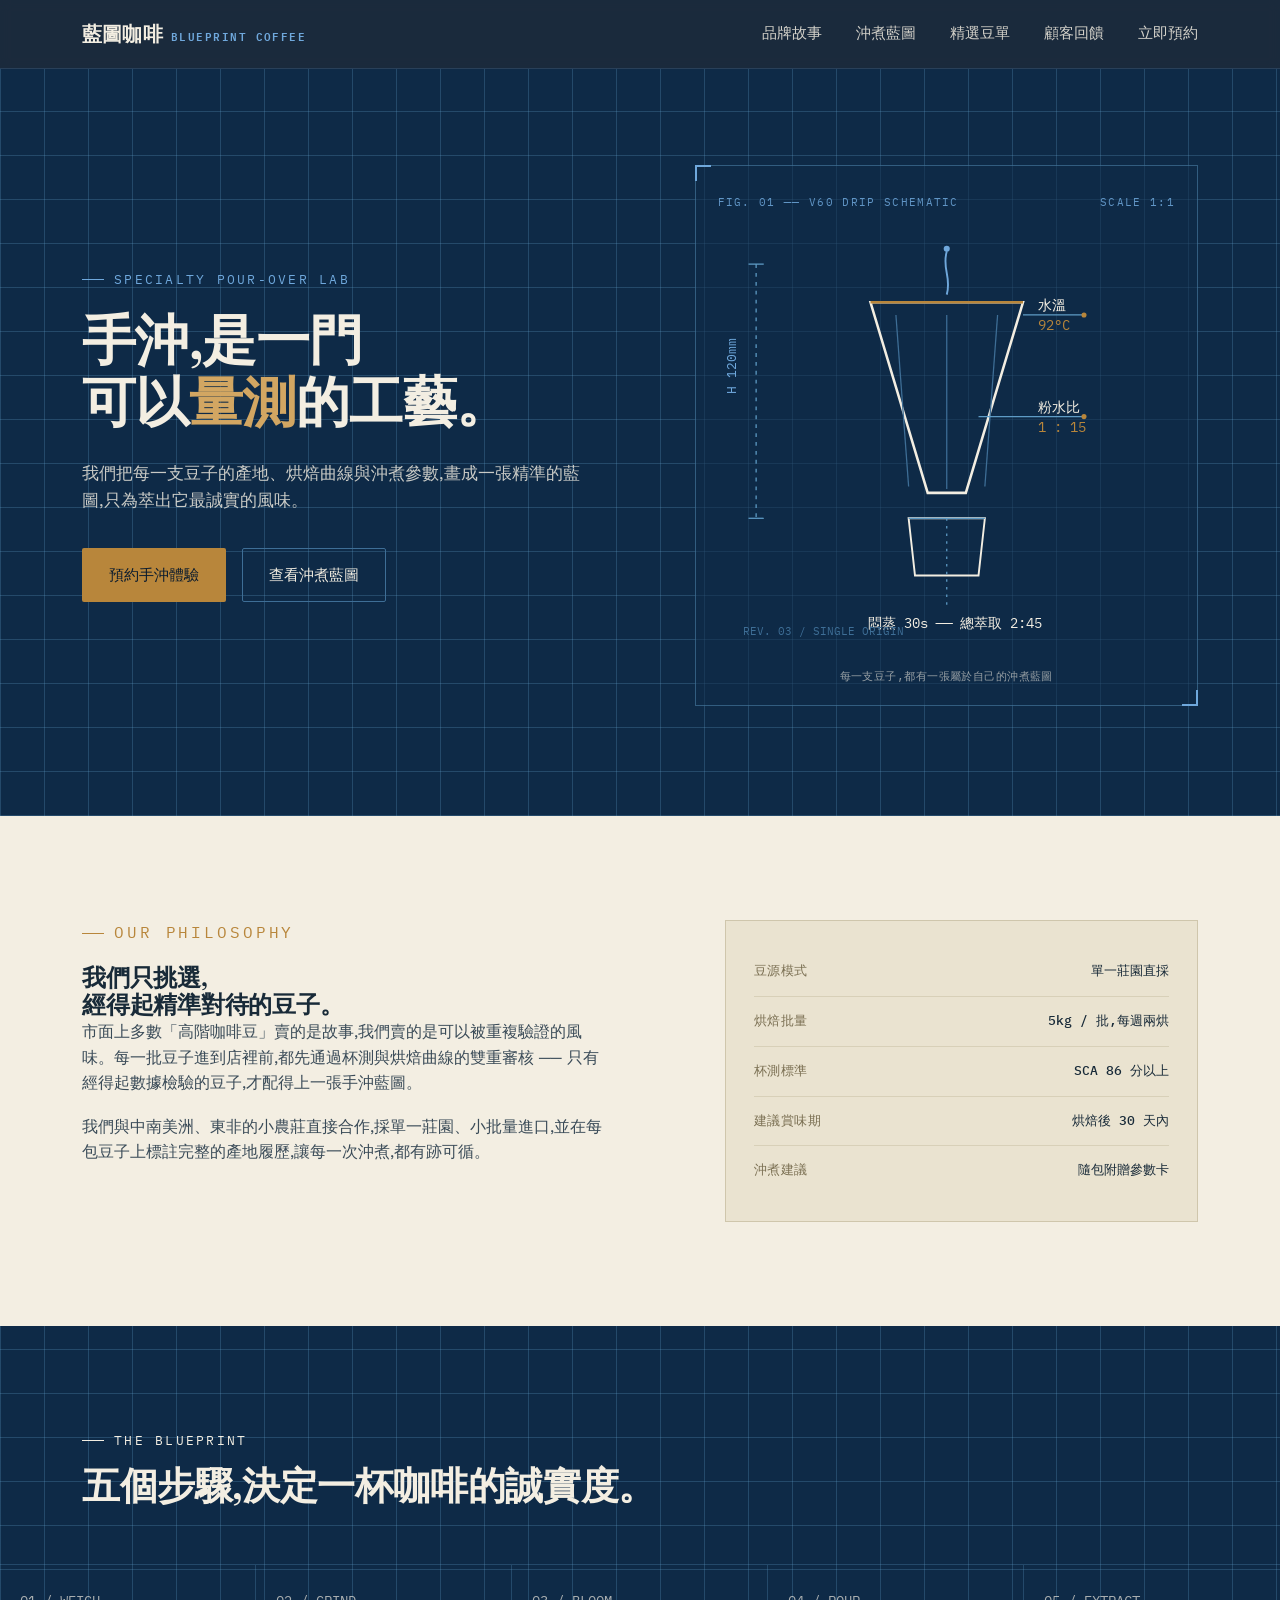
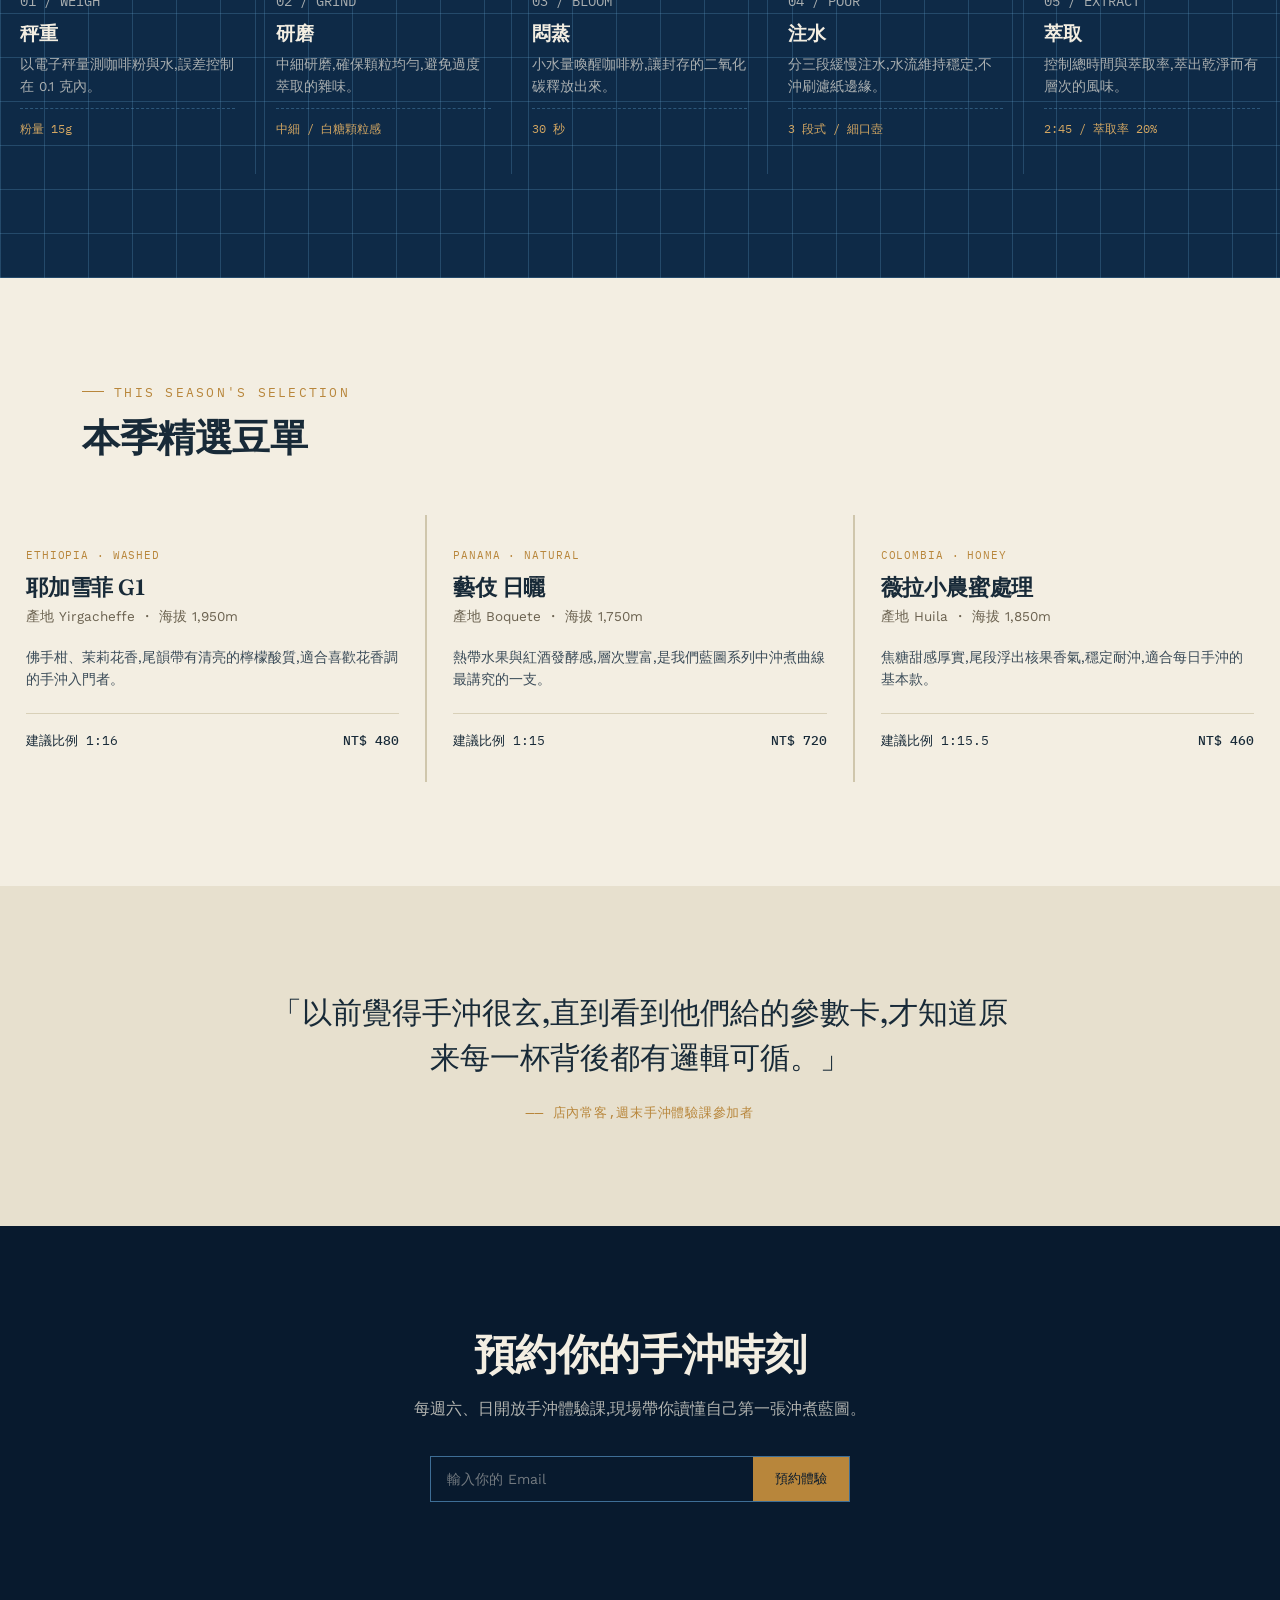
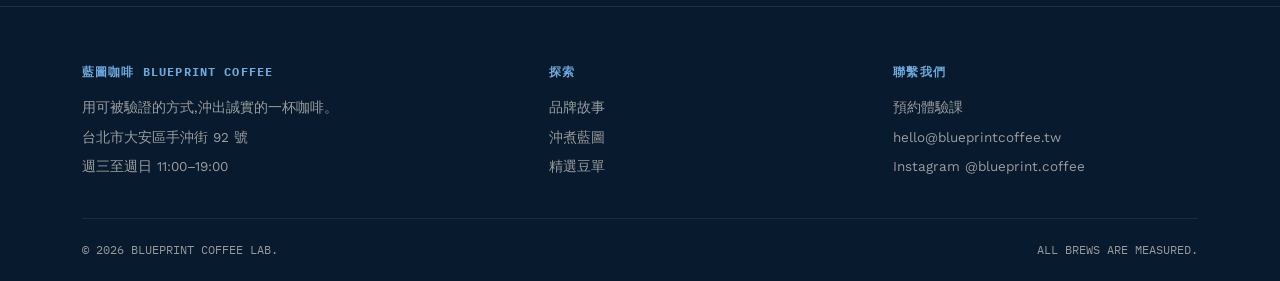
<file: docs/index.html>
<!DOCTYPE html>
<html lang="zh-Hant">
<head>
<meta charset="UTF-8">
<meta name="viewport" content="width=device-width, initial-scale=1.0">
<title>藍圖咖啡 Blueprint Coffee ── 精準手沖,誠實風味</title>
<link rel="preconnect" href="https://fonts.googleapis.com">
<link rel="preconnect" href="https://fonts.gstatic.com" crossorigin>
<link href="https://fonts.googleapis.com/css2?family=Fraunces:opsz,wght@9..144,400;9..144,500;9..144,600;9..144,700&family=Work+Sans:wght@300;400;500;600&family=IBM+Plex+Mono:wght@400;500&display=swap" rel="stylesheet">
<style>
  :root{
    --ink-black:#081A2E;
    --blueprint:#0E2A47;
    --blueprint-line:#3E6E96;
    --blueprint-line-soft:rgba(94,155,197,0.28);
    --paper:#F3EEE2;
    --paper-dim:#E7E0CE;
    --brass:#B8863B;
    --brass-light:#D2A662;
    --sky:#6FA8DC;
    --ink-on-paper:#182A38;
    --max-w:1180px;
  }

  *{margin:0;padding:0;box-sizing:border-box;}
  html{scroll-behavior:smooth;}
  body{
    font-family:'Work Sans', sans-serif;
    background:var(--paper);
    color:var(--ink-on-paper);
    line-height:1.6;
    -webkit-font-smoothing:antialiased;
  }
  a{color:inherit;text-decoration:none;}
  img,svg{display:block;max-width:100%;}
  .container{max-width:var(--max-w);margin:0 auto;padding:0 32px;}
  .eyebrow{
    font-family:'IBM Plex Mono', monospace;
    font-size:12.5px;
    letter-spacing:0.18em;
    text-transform:uppercase;
    display:flex;
    align-items:center;
    gap:10px;
  }
  .eyebrow::before{
    content:"";
    width:22px;height:1px;
    background:currentColor;
    display:inline-block;
  }
  h1,h2,h3{
    font-family:'Fraunces', serif;
    font-weight:600;
    line-height:1.15;
    letter-spacing:-0.01em;
  }
  .btn{
    display:inline-flex;
    align-items:center;
    gap:10px;
    padding:14px 26px;
    border-radius:2px;
    font-family:'Work Sans', sans-serif;
    font-size:15px;
    font-weight:500;
    border:1px solid transparent;
    cursor:pointer;
    transition:transform .25s ease, background .25s ease, border-color .25s ease, color .25s ease;
  }
  .btn:focus-visible{outline:2px solid var(--sky);outline-offset:3px;}
  .btn-primary{background:var(--brass);color:var(--ink-black);}
  .btn-primary:hover{background:var(--brass-light);transform:translateY(-1px);}
  .btn-ghost{border-color:var(--blueprint-line);color:var(--paper);}
  .btn-ghost:hover{border-color:var(--sky);color:var(--sky);}
  .btn-ghost.on-paper{border-color:var(--ink-on-paper);color:var(--ink-on-paper);}
  .btn-ghost.on-paper:hover{border-color:var(--brass);color:var(--brass);}

  /* ---------- NAV ---------- */
  header{
    position:sticky;top:0;z-index:50;
    background:rgba(8,26,46,0.92);
    backdrop-filter:blur(6px);
    border-bottom:1px solid rgba(94,155,197,0.2);
  }
  nav{
    max-width:var(--max-w);margin:0 auto;padding:18px 32px;
    display:flex;align-items:center;justify-content:space-between;
    color:var(--paper);
  }
  .logo{
    font-family:'Fraunces', serif;
    font-size:20px;font-weight:600;letter-spacing:0.01em;
    color:var(--paper);display:flex;align-items:baseline;gap:8px;
  }
  .logo span{
    font-family:'IBM Plex Mono', monospace;
    font-size:10.5px;letter-spacing:0.14em;color:var(--sky);
  }
  .nav-links{display:flex;gap:34px;font-size:14.5px;}
  .nav-links a{opacity:0.85;transition:opacity .2s;}
  .nav-links a:hover{opacity:1;color:var(--sky);}
  .nav-toggle{display:none;background:none;border:none;color:var(--paper);font-size:24px;cursor:pointer;}

  @media (max-width:860px){
    .nav-links{
      position:absolute;top:100%;left:0;right:0;
      background:var(--ink-black);
      flex-direction:column;gap:0;
      max-height:0;overflow:hidden;
      transition:max-height .3s ease;
    }
    .nav-links.open{max-height:320px;}
    .nav-links a{padding:16px 32px;border-top:1px solid rgba(94,155,197,0.15);}
    .nav-toggle{display:block;}
  }

  /* ---------- HERO ---------- */
  .hero{
    background:
      repeating-linear-gradient(0deg, var(--blueprint-line-soft) 0, var(--blueprint-line-soft) 1px, transparent 1px, transparent 44px),
      repeating-linear-gradient(90deg, var(--blueprint-line-soft) 0, var(--blueprint-line-soft) 1px, transparent 1px, transparent 44px),
      var(--blueprint);
    color:var(--paper);
    padding:96px 0 110px;
    position:relative;
    overflow:hidden;
  }
  .hero-grid{
    max-width:var(--max-w);margin:0 auto;padding:0 32px;
    display:grid;grid-template-columns:1.05fr 0.95fr;gap:56px;align-items:center;
  }
  .hero h1{font-size:clamp(34px,4.6vw,54px);margin:20px 0 26px;color:var(--paper);}
  .hero h1 em{font-style:normal;color:var(--brass-light);}
  .hero p.lede{font-size:17px;max-width:46ch;color:rgba(243,238,226,0.82);margin-bottom:34px;}
  .hero-cta{display:flex;gap:16px;flex-wrap:wrap;}
  .hero-eyebrow{color:var(--sky);margin-bottom:6px;}

  .blueprint-plate{
    position:relative;
    border:1px solid rgba(94,155,197,0.45);
    background:rgba(15,42,71,0.55);
    padding:28px 22px 20px;
  }
  .blueprint-plate::before,.blueprint-plate::after,
  .plate-corner-tl,.plate-corner-br{
    content:"";position:absolute;width:14px;height:14px;
    border-color:var(--sky);
  }
  .blueprint-plate::before{top:-1px;left:-1px;border-top:2px solid var(--sky);border-left:2px solid var(--sky);}
  .blueprint-plate::after{bottom:-1px;right:-1px;border-bottom:2px solid var(--sky);border-right:2px solid var(--sky);}
  .plate-label{
    font-family:'IBM Plex Mono', monospace;font-size:11px;letter-spacing:0.12em;
    color:var(--sky);display:flex;justify-content:space-between;margin-bottom:14px;opacity:0.85;
  }
  .plate-caption{
    font-family:'IBM Plex Mono', monospace;font-size:11px;color:rgba(243,238,226,0.6);
    text-align:center;margin-top:10px;letter-spacing:0.04em;
  }

  @media (max-width:900px){
    .hero-grid{grid-template-columns:1fr;}
    .hero{padding:64px 0 76px;}
  }

  /* ---------- SECTION SHARED ---------- */
  section{padding:104px 0;}
  .section-head{max-width:640px;margin-bottom:56px;}
  .section-head h2{font-size:clamp(26px,3.2vw,38px);margin-top:14px;}
  .on-dark{background:var(--ink-black);color:var(--paper);}
  .on-dark .eyebrow{color:var(--sky);}
  .on-paper .eyebrow{color:var(--brass);}

  /* ---------- ABOUT / SPEC SHEET ---------- */
  .about-grid{display:grid;grid-template-columns:1.1fr 0.9fr;gap:64px;align-items:start;}
  .about-grid p{font-size:16px;color:#3a4b58;max-width:52ch;margin-bottom:18px;}
  .spec-sheet{border:1px solid #cfc6ac;background:#EAE3D0;padding:26px 28px;}
  .spec-row{
    display:flex;justify-content:space-between;gap:20px;
    padding:14px 0;border-bottom:1px solid #d8d0b8;
    font-family:'IBM Plex Mono', monospace;font-size:13px;
  }
  .spec-row:last-child{border-bottom:none;}
  .spec-row dt{color:#7a6f52;letter-spacing:0.04em;}
  .spec-row dd{font-weight:500;color:var(--ink-on-paper);text-align:right;}

  @media (max-width:860px){ .about-grid{grid-template-columns:1fr;} }

  /* ---------- PROCESS BLUEPRINT ---------- */
  .process{
    background:
      repeating-linear-gradient(0deg, var(--blueprint-line-soft) 0, var(--blueprint-line-soft) 1px, transparent 1px, transparent 44px),
      repeating-linear-gradient(90deg, var(--blueprint-line-soft) 0, var(--blueprint-line-soft) 1px, transparent 1px, transparent 44px),
      var(--blueprint);
    color:var(--paper);
  }
  .steps{
    display:grid;grid-template-columns:repeat(5,1fr);gap:0;
    border-top:1px solid var(--blueprint-line-soft);
  }
  .step{
    padding:26px 20px;border-right:1px solid var(--blueprint-line-soft);position:relative;
  }
  .step:last-child{border-right:none;}
  .step-index{font-family:'IBM Plex Mono', monospace;font-size:12px;color:var(--sky);margin-bottom:14px;}
  .step h3{font-size:19px;color:var(--paper);margin-bottom:10px;font-weight:600;}
  .step p{font-size:13.5px;color:rgba(243,238,226,0.68);margin-bottom:10px;}
  .step .metric{
    font-family:'IBM Plex Mono', monospace;font-size:12px;color:var(--brass-light);
    border-top:1px dashed rgba(94,155,197,0.4);padding-top:10px;
  }
  @media (max-width:960px){
    .steps{grid-template-columns:1fr 1fr;}
    .step{border-right:1px solid var(--blueprint-line-soft);border-bottom:1px solid var(--blueprint-line-soft);}
    .step:nth-child(2n){border-right:none;}
  }
  @media (max-width:560px){
    .steps{grid-template-columns:1fr;}
    .step{border-right:none;}
  }

  /* ---------- BEANS ---------- */
  .bean-grid{display:grid;grid-template-columns:repeat(3,1fr);gap:2px;background:#cfc6ac;}
  .bean-card{
    background:var(--paper);padding:32px 26px;position:relative;
    display:flex;flex-direction:column;height:100%;
  }
  .bean-tag{
    font-family:'IBM Plex Mono', monospace;font-size:11px;color:var(--brass);
    letter-spacing:0.08em;margin-bottom:10px;
  }
  .bean-card h3{font-size:22px;margin-bottom:6px;}
  .bean-origin{font-size:13.5px;color:#6b6250;margin-bottom:18px;}
  .bean-notes{font-size:14px;color:#3a4b58;margin-bottom:22px;flex-grow:1;}
  .bean-meta{
    display:flex;justify-content:space-between;align-items:center;
    border-top:1px solid #d8d0b8;padding-top:16px;
    font-family:'IBM Plex Mono', monospace;font-size:12.5px;
  }
  .bean-price{color:var(--ink-on-paper);font-weight:500;}
  @media (max-width:900px){ .bean-grid{grid-template-columns:1fr 1fr;} }
  @media (max-width:600px){ .bean-grid{grid-template-columns:1fr;} }

  /* ---------- QUOTE ---------- */
  .quote-section{background:var(--paper-dim);}
  .quote-wrap{max-width:760px;margin:0 auto;text-align:center;}
  blockquote{
    font-family:'Fraunces', serif;font-size:clamp(22px,2.6vw,30px);
    font-weight:500;line-height:1.5;color:var(--ink-on-paper);margin-bottom:22px;
  }
  .quote-attr{font-family:'IBM Plex Mono', monospace;font-size:12.5px;color:var(--brass);letter-spacing:0.06em;}

  /* ---------- CTA / FOOTER ---------- */
  .cta-section{background:var(--ink-black);color:var(--paper);text-align:center;}
  .cta-section h2{font-size:clamp(28px,3.6vw,42px);margin-bottom:18px;}
  .cta-section p{color:rgba(243,238,226,0.72);max-width:48ch;margin:0 auto 34px;}
  .cta-form{
    display:flex;max-width:420px;margin:0 auto;gap:0;border:1px solid var(--blueprint-line);
  }
  .cta-form input{
    flex:1;background:transparent;border:none;padding:14px 16px;
    color:var(--paper);font-family:'Work Sans', sans-serif;font-size:14px;
  }
  .cta-form input::placeholder{color:rgba(243,238,226,0.45);}
  .cta-form input:focus{outline:none;}
  .cta-form button{
    background:var(--brass);color:var(--ink-black);border:none;
    padding:0 22px;font-weight:500;cursor:pointer;font-family:'Work Sans', sans-serif;
    transition:background .2s;
  }
  .cta-form button:hover{background:var(--brass-light);}

  footer{background:var(--ink-black);border-top:1px solid rgba(94,155,197,0.18);color:rgba(243,238,226,0.6);}
  .footer-grid{
    display:grid;grid-template-columns:1.4fr 1fr 1fr;gap:40px;padding:56px 0 32px;
    font-size:13.5px;
  }
  .footer-grid h4{
    font-family:'IBM Plex Mono', monospace;font-size:11.5px;letter-spacing:0.1em;
    color:var(--sky);margin-bottom:16px;text-transform:uppercase;
  }
  .footer-grid p, .footer-grid a{display:block;margin-bottom:8px;color:rgba(243,238,226,0.62);}
  .footer-grid a:hover{color:var(--paper);}
  .footer-bottom{
    border-top:1px solid rgba(94,155,197,0.15);padding:22px 0;
    font-family:'IBM Plex Mono', monospace;font-size:11.5px;
    display:flex;justify-content:space-between;flex-wrap:wrap;gap:10px;
  }
  @media (max-width:700px){ .footer-grid{grid-template-columns:1fr;} }

  /* ---------- REVEAL ---------- */
  .reveal{opacity:0;transform:translateY(18px);transition:opacity .7s ease, transform .7s ease;}
  .reveal.in{opacity:1;transform:translateY(0);}
  @media (prefers-reduced-motion: reduce){
    .reveal{opacity:1;transform:none;transition:none;}
    html{scroll-behavior:auto;}
  }
</style>
</head>
<body>

<header>
  <nav>
    <a href="#top" class="logo">藍圖咖啡<span>BLUEPRINT COFFEE</span></a>
    <button class="nav-toggle" id="navToggle" aria-label="開啟選單" aria-expanded="false">☰</button>
    <div class="nav-links" id="navLinks">
      <a href="#about">品牌故事</a>
      <a href="#process">沖煮藍圖</a>
      <a href="#beans">精選豆單</a>
      <a href="#quote">顧客回饋</a>
      <a href="#cta">立即預約</a>
    </div>
  </nav>
</header>

<section class="hero" id="top">
  <div class="hero-grid">
    <div>
      <p class="eyebrow hero-eyebrow">SPECIALTY POUR-OVER LAB</p>
      <h1>手沖,是一門<br>可以<em>量測</em>的工藝。</h1>
      <p class="lede">我們把每一支豆子的產地、烘焙曲線與沖煮參數,畫成一張精準的藍圖,只為萃出它最誠實的風味。</p>
      <div class="hero-cta">
        <a href="#cta" class="btn btn-primary">預約手沖體驗</a>
        <a href="#process" class="btn btn-ghost">查看沖煮藍圖</a>
      </div>
    </div>

    <div class="blueprint-plate reveal">
      <div class="plate-label"><span>FIG. 01 ── V60 DRIP SCHEMATIC</span><span>SCALE 1:1</span></div>
      <svg viewBox="0 0 360 340" xmlns="http://www.w3.org/2000/svg" role="img" aria-label="V60 手沖濾杯示意圖,標註水溫、粉水比、悶蒸與總萃取時間">
        <!-- dimension lines -->
        <line x1="30" y1="30" x2="30" y2="230" stroke="#5E9BC5" stroke-width="1" stroke-dasharray="3 4"/>
        <line x1="24" y1="30" x2="36" y2="30" stroke="#5E9BC5" stroke-width="1"/>
        <line x1="24" y1="230" x2="36" y2="230" stroke="#5E9BC5" stroke-width="1"/>
        <text x="14" y="132" fill="#6FA8DC" font-size="10" font-family="IBM Plex Mono, monospace" transform="rotate(-90 14 132)">H 120mm</text>

        <!-- dripper cone -->
        <path d="M120 60 L240 60 L195 210 L165 210 Z" fill="none" stroke="#F3EEE2" stroke-width="2"/>
        <path d="M120 60 L240 60" stroke="#B8863B" stroke-width="2"/>
        <!-- ribs -->
        <line x1="140" y1="70" x2="150" y2="205" stroke="#3E6E96" stroke-width="1"/>
        <line x1="180" y1="70" x2="180" y2="207" stroke="#3E6E96" stroke-width="1"/>
        <line x1="220" y1="70" x2="210" y2="205" stroke="#3E6E96" stroke-width="1"/>

        <!-- server -->
        <path d="M150 230 L210 230 L205 275 L155 275 Z" fill="none" stroke="#F3EEE2" stroke-width="1.5"/>
        <line x1="150" y1="230" x2="210" y2="230" stroke="#5E9BC5" stroke-width="1"/>

        <!-- pour line + droplets -->
        <path d="M180 20 C176 34, 184 40, 180 54" stroke="#6FA8DC" stroke-width="1.5" fill="none"/>
        <circle cx="180" cy="18" r="2.4" fill="#6FA8DC"/>

        <!-- annotation callouts -->
        <line x1="240" y1="70" x2="288" y2="70" stroke="#5E9BC5" stroke-width="1"/>
        <circle cx="288" cy="70" r="2" fill="#B8863B"/>
        <text x="252" y="66" fill="#F3EEE2" font-size="11" font-family="IBM Plex Mono, monospace">水溫</text>
        <text x="252" y="82" fill="#B8863B" font-size="11" font-family="IBM Plex Mono, monospace">92°C</text>

        <line x1="205" y1="150" x2="288" y2="150" stroke="#5E9BC5" stroke-width="1"/>
        <circle cx="288" cy="150" r="2" fill="#B8863B"/>
        <text x="252" y="146" fill="#F3EEE2" font-size="11" font-family="IBM Plex Mono, monospace">粉水比</text>
        <text x="252" y="162" fill="#B8863B" font-size="11" font-family="IBM Plex Mono, monospace">1 : 15</text>

        <line x1="180" y1="230" x2="180" y2="300" stroke="#5E9BC5" stroke-width="1" stroke-dasharray="2 4"/>
        <text x="118" y="316" fill="#F3EEE2" font-size="11" font-family="IBM Plex Mono, monospace">悶蒸 30s ── 總萃取 2:45</text>

        <!-- corner tick -->
        <text x="20" y="322" fill="#3E6E96" font-size="9" font-family="IBM Plex Mono, monospace">REV. 03 / SINGLE ORIGIN</text>
      </svg>
      <p class="plate-caption">每一支豆子,都有一張屬於自己的沖煮藍圖</p>
    </div>
  </div>
</section>

<section class="on-paper" id="about">
  <div class="container">
    <div class="about-grid">
      <div class="reveal">
        <p class="eyebrow">OUR PHILOSOPHY</p>
        <h2>我們只挑選,<br>經得起精準對待的豆子。</h2>
        <p>市面上多數「高階咖啡豆」賣的是故事,我們賣的是可以被重複驗證的風味。每一批豆子進到店裡前,都先通過杯測與烘焙曲線的雙重審核 ── 只有經得起數據檢驗的豆子,才配得上一張手沖藍圖。</p>
        <p>我們與中南美洲、東非的小農莊直接合作,採單一莊園、小批量進口,並在每包豆子上標註完整的產地履歷,讓每一次沖煮,都有跡可循。</p>
      </div>
      <dl class="spec-sheet reveal">
        <div class="spec-row"><dt>豆源模式</dt><dd>單一莊園直採</dd></div>
        <div class="spec-row"><dt>烘焙批量</dt><dd>5kg / 批,每週兩烘</dd></div>
        <div class="spec-row"><dt>杯測標準</dt><dd>SCA 86 分以上</dd></div>
        <div class="spec-row"><dt>建議賞味期</dt><dd>烘焙後 30 天內</dd></div>
        <div class="spec-row"><dt>沖煮建議</dt><dd>隨包附贈參數卡</dd></div>
      </dl>
    </div>
  </div>
</section>

<section class="process" id="process">
  <div class="container">
    <div class="section-head reveal">
      <p class="eyebrow">THE BLUEPRINT</p>
      <h2>五個步驟,決定一杯咖啡的誠實度。</h2>
    </div>
  </div>
  <div class="steps reveal">
    <div class="step">
      <p class="step-index">01 / WEIGH</p>
      <h3>秤重</h3>
      <p>以電子秤量測咖啡粉與水,誤差控制在 0.1 克內。</p>
      <p class="metric">粉量 15g</p>
    </div>
    <div class="step">
      <p class="step-index">02 / GRIND</p>
      <h3>研磨</h3>
      <p>中細研磨,確保顆粒均勻,避免過度萃取的雜味。</p>
      <p class="metric">中細 / 白糖顆粒感</p>
    </div>
    <div class="step">
      <p class="step-index">03 / BLOOM</p>
      <h3>悶蒸</h3>
      <p>小水量喚醒咖啡粉,讓封存的二氧化碳釋放出來。</p>
      <p class="metric">30 秒</p>
    </div>
    <div class="step">
      <p class="step-index">04 / POUR</p>
      <h3>注水</h3>
      <p>分三段緩慢注水,水流維持穩定,不沖刷濾紙邊緣。</p>
      <p class="metric">3 段式 / 細口壺</p>
    </div>
    <div class="step">
      <p class="step-index">05 / EXTRACT</p>
      <h3>萃取</h3>
      <p>控制總時間與萃取率,萃出乾淨而有層次的風味。</p>
      <p class="metric">2:45 / 萃取率 20%</p>
    </div>
  </div>
</section>

<section class="on-paper" id="beans">
  <div class="container">
    <div class="section-head reveal">
      <p class="eyebrow">THIS SEASON'S SELECTION</p>
      <h2>本季精選豆單</h2>
    </div>
  </div>
  <div class="bean-grid reveal">
    <div class="bean-card">
      <p class="bean-tag">ETHIOPIA · WASHED</p>
      <h3>耶加雪菲 G1</h3>
      <p class="bean-origin">產地 Yirgacheffe ・ 海拔 1,950m</p>
      <p class="bean-notes">佛手柑、茉莉花香,尾韻帶有清亮的檸檬酸質,適合喜歡花香調的手沖入門者。</p>
      <div class="bean-meta"><span>建議比例 1:16</span><span class="bean-price">NT$ 480</span></div>
    </div>
    <div class="bean-card">
      <p class="bean-tag">PANAMA · NATURAL</p>
      <h3>藝伎 日曬</h3>
      <p class="bean-origin">產地 Boquete ・ 海拔 1,750m</p>
      <p class="bean-notes">熱帶水果與紅酒發酵感,層次豐富,是我們藍圖系列中沖煮曲線最講究的一支。</p>
      <div class="bean-meta"><span>建議比例 1:15</span><span class="bean-price">NT$ 720</span></div>
    </div>
    <div class="bean-card">
      <p class="bean-tag">COLOMBIA · HONEY</p>
      <h3>薇拉小農蜜處理</h3>
      <p class="bean-origin">產地 Huila ・ 海拔 1,850m</p>
      <p class="bean-notes">焦糖甜感厚實,尾段浮出核果香氣,穩定耐沖,適合每日手沖的基本款。</p>
      <div class="bean-meta"><span>建議比例 1:15.5</span><span class="bean-price">NT$ 460</span></div>
    </div>
  </div>
</section>

<section class="quote-section" id="quote">
  <div class="container">
    <div class="quote-wrap reveal">
      <blockquote>「以前覺得手沖很玄,直到看到他們給的參數卡,才知道原来每一杯背後都有邏輯可循。」</blockquote>
      <p class="quote-attr">── 店內常客,週末手沖體驗課參加者</p>
    </div>
  </div>
</section>

<section class="cta-section" id="cta">
  <div class="container">
    <h2 class="reveal">預約你的手沖時刻</h2>
    <p class="reveal">每週六、日開放手沖體驗課,現場帶你讀懂自己第一張沖煮藍圖。</p>
    <form class="cta-form reveal" onsubmit="event.preventDefault(); this.querySelector('button').textContent='已收到,我們會盡快聯繫';">
      <input type="email" placeholder="輸入你的 Email" required aria-label="Email">
      <button type="submit">預約體驗</button>
    </form>
  </div>
</section>

<footer>
  <div class="container">
    <div class="footer-grid">
      <div>
        <h4>藍圖咖啡 BLUEPRINT COFFEE</h4>
        <p>用可被驗證的方式,沖出誠實的一杯咖啡。</p>
        <p>台北市大安區手沖街 92 號</p>
        <p>週三至週日 11:00–19:00</p>
      </div>
      <div>
        <h4>探索</h4>
        <a href="#about">品牌故事</a>
        <a href="#process">沖煮藍圖</a>
        <a href="#beans">精選豆單</a>
      </div>
      <div>
        <h4>聯繫我們</h4>
        <a href="#cta">預約體驗課</a>
        <a href="mailto:hello@blueprintcoffee.tw">hello@blueprintcoffee.tw</a>
        <a href="#top">Instagram @blueprint.coffee</a>
      </div>
    </div>
    <div class="footer-bottom">
      <span>© 2026 BLUEPRINT COFFEE LAB.</span>
      <span>ALL BREWS ARE MEASURED.</span>
    </div>
  </div>
</footer>

<script>
  // mobile nav toggle
  const navToggle = document.getElementById('navToggle');
  const navLinks = document.getElementById('navLinks');
  navToggle.addEventListener('click', () => {
    const isOpen = navLinks.classList.toggle('open');
    navToggle.setAttribute('aria-expanded', isOpen);
  });
  navLinks.querySelectorAll('a').forEach(a => a.addEventListener('click', () => {
    navLinks.classList.remove('open');
    navToggle.setAttribute('aria-expanded', 'false');
  }));

  // scroll reveal
  const prefersReduced = window.matchMedia('(prefers-reduced-motion: reduce)').matches;
  if (!prefersReduced && 'IntersectionObserver' in window) {
    const io = new IntersectionObserver((entries) => {
      entries.forEach(entry => {
        if (entry.isIntersecting) {
          entry.target.classList.add('in');
          io.unobserve(entry.target);
        }
      });
    }, { threshold: 0.15 });
    document.querySelectorAll('.reveal').forEach(el => io.observe(el));
  } else {
    document.querySelectorAll('.reveal').forEach(el => el.classList.add('in'));
  }
</script>

</body>
</html>
</file>
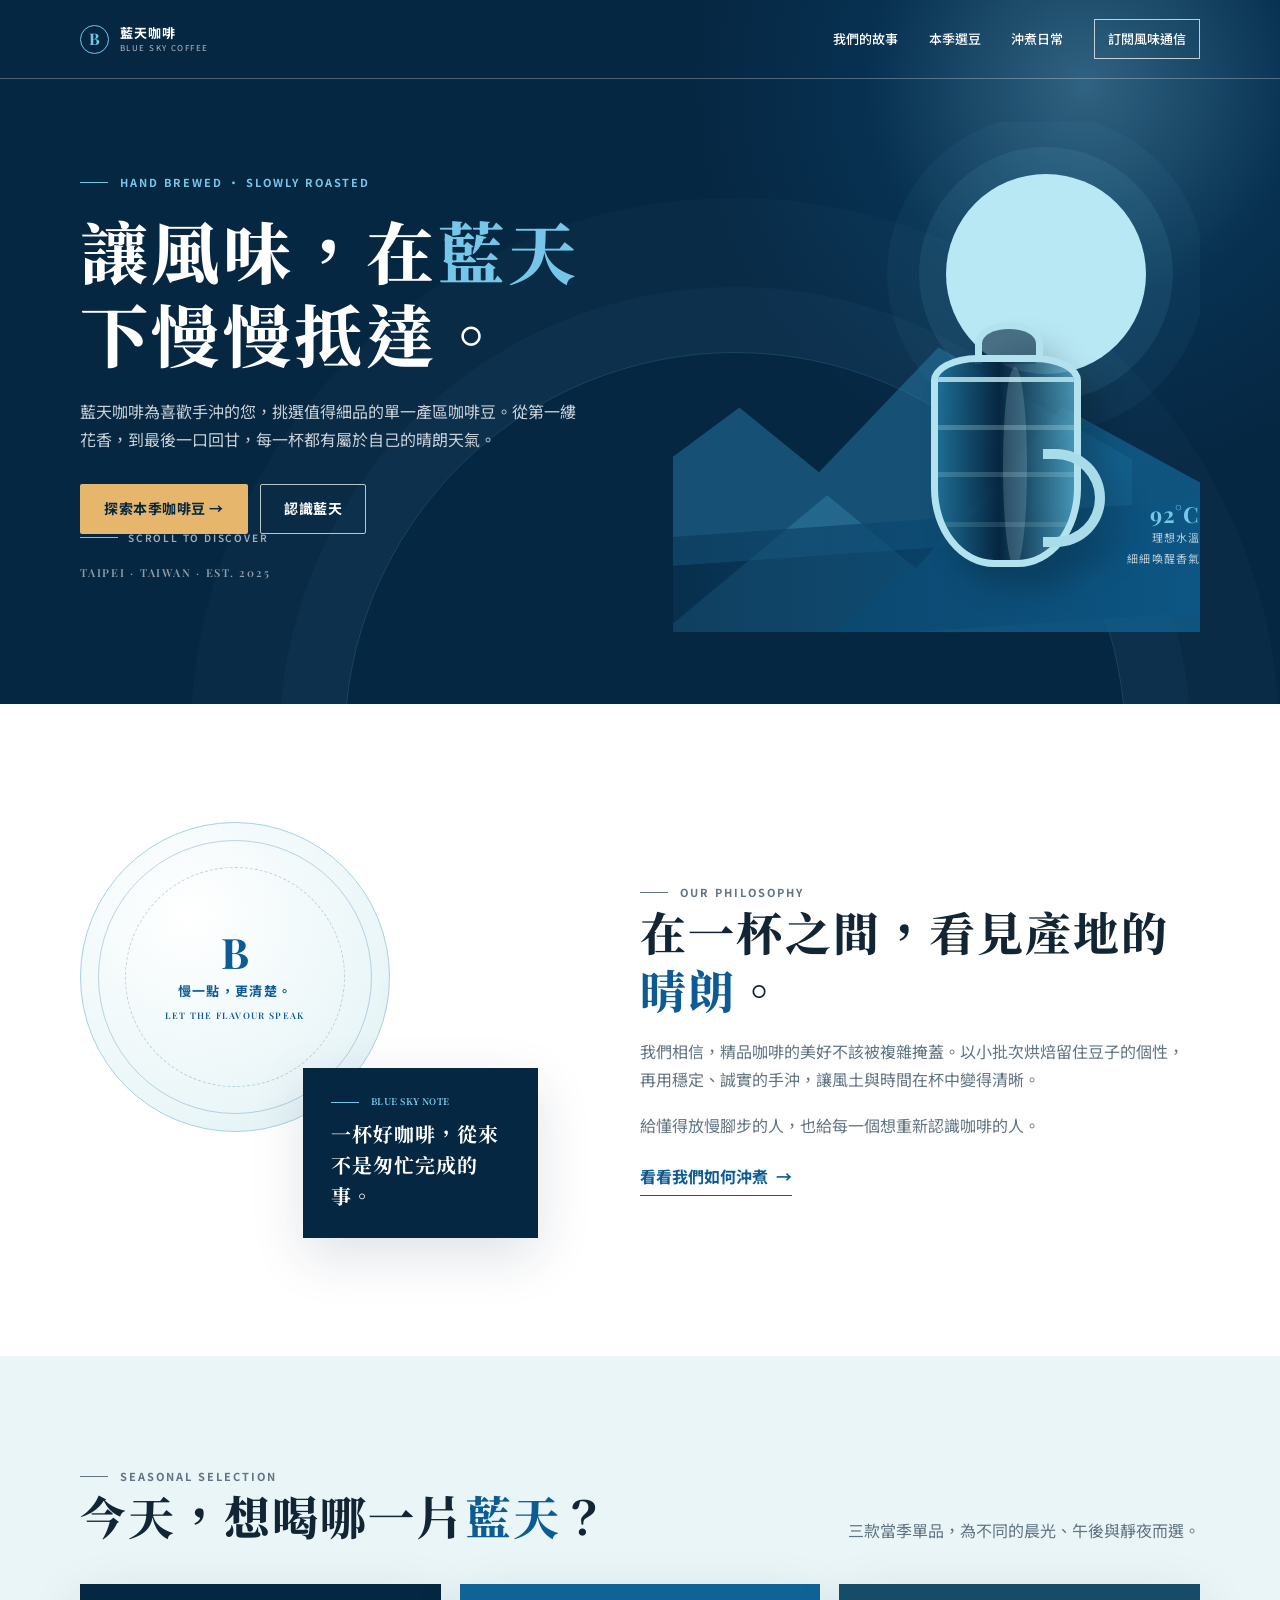
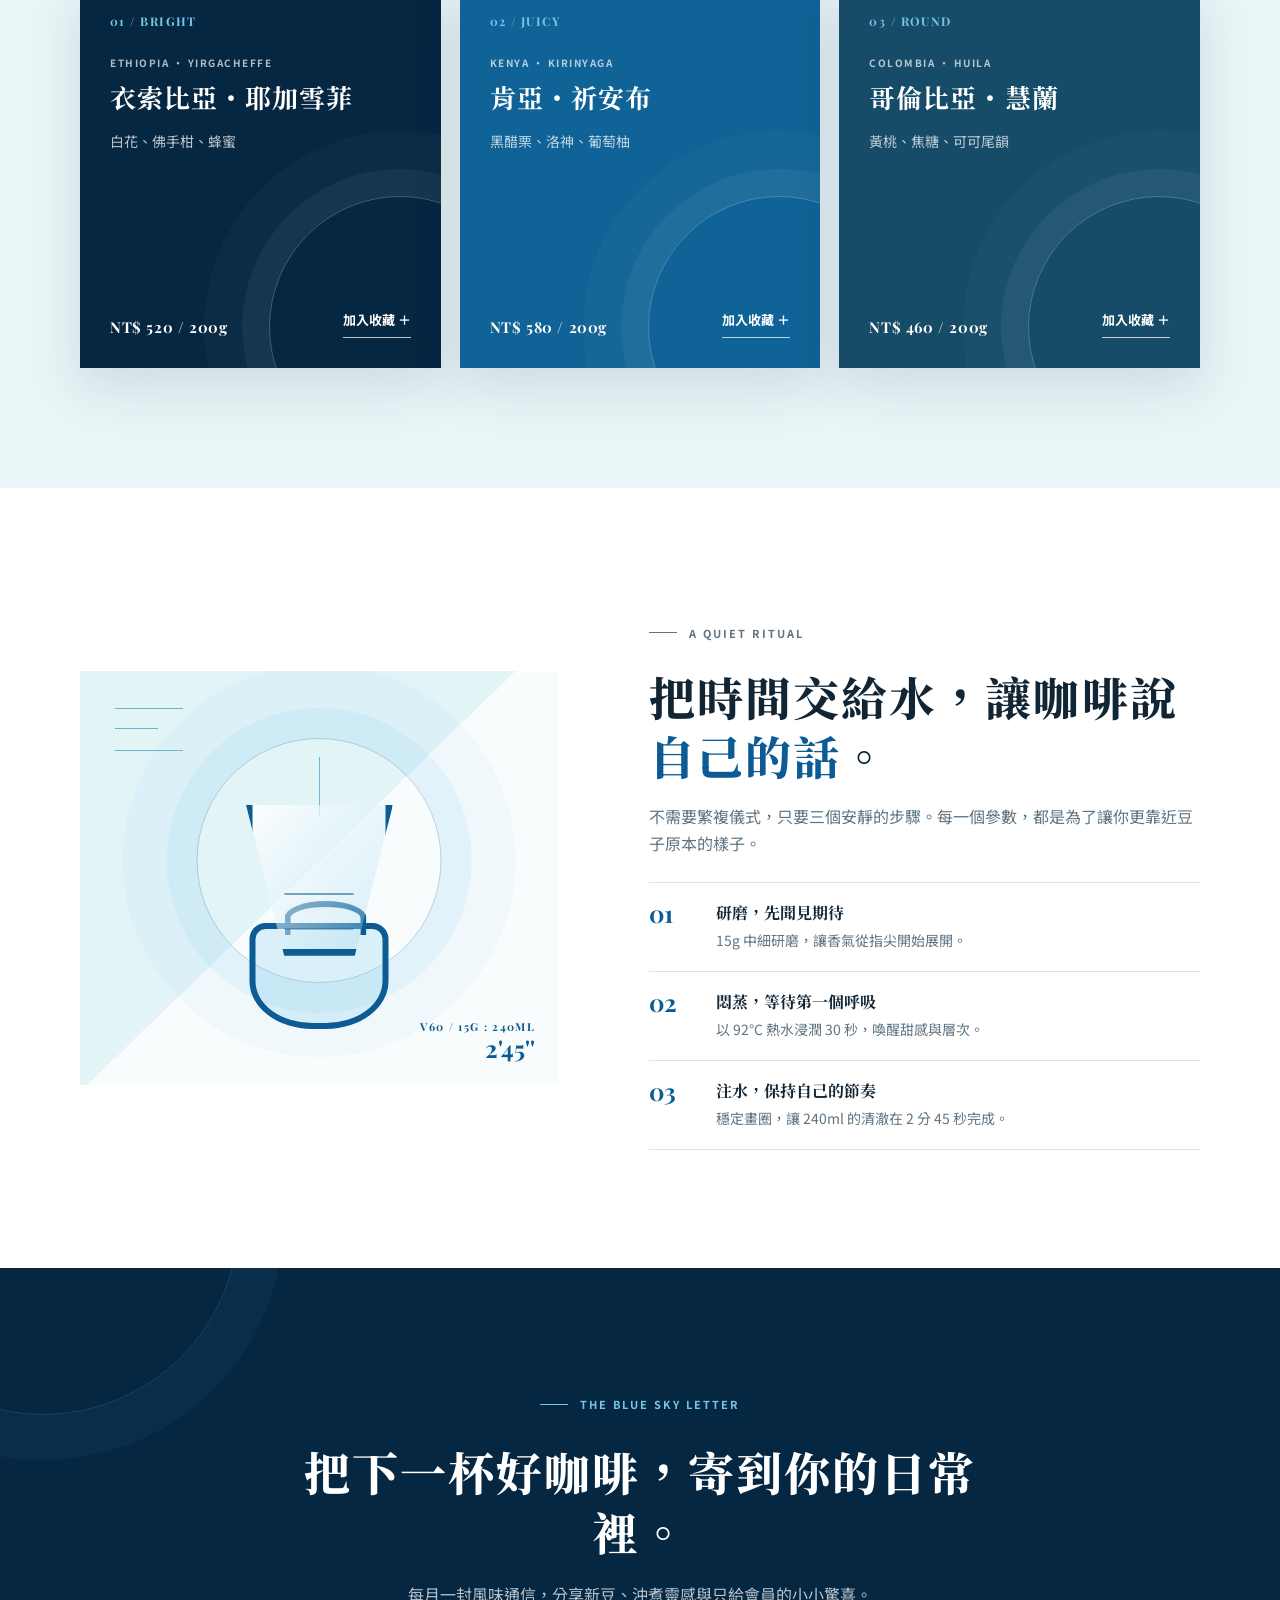
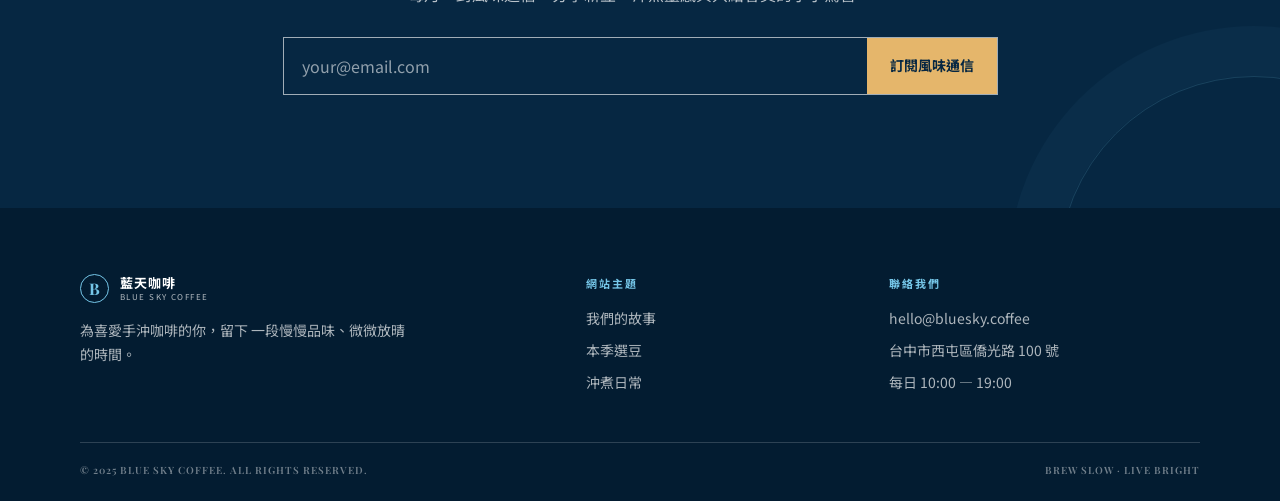
<file: onepage/index.html>
<!doctype html>
<html lang="zh-Hant">
<head>
  <meta charset="UTF-8">
  <meta name="viewport" content="width=device-width, initial-scale=1.0">
  <meta name="description" content="藍天咖啡，為手沖咖啡愛好者挑選當季精品咖啡豆，讓每一杯都清澈、明亮、值得細品。">
  <title>藍天咖啡｜讓風味，慢慢抵達</title>
  <link rel="preconnect" href="https://fonts.googleapis.com">
  <link rel="preconnect" href="https://fonts.gstatic.com" crossorigin>
  <link href="https://fonts.googleapis.com/css2?family=Noto+Sans+TC:wght@400;500;600;700&family=Noto+Serif+TC:wght@600;700;800;900&family=Playfair+Display:wght@600;700&display=swap" rel="stylesheet">
  <style>
    :root {
      --navy: #062742;
      --blue: #0c5b95;
      --sky: #75c6e8;
      --mist: #eaf5f7;
      --cream: #fbfaf6;
      --ink: #122534;
      --muted: #607482;
      --line: #d7e4e8;
      --sand: #e5b66b;
      --shadow: 0 18px 50px rgba(6, 39, 66, .13);
    }

    * { box-sizing: border-box; }
    html { scroll-behavior: smooth; }
    body {
      margin: 0;
      color: var(--ink);
      background: var(--cream);
      font: 16px/1.7 "Noto Sans TC", sans-serif;
      -webkit-font-smoothing: antialiased;
    }
    a { color: inherit; text-decoration: none; }
    button, input { font: inherit; }
    button { cursor: pointer; }
    .wrap { width: min(1120px, calc(100% - 48px)); margin: 0 auto; }
    .eyebrow {
      display: flex;
      align-items: center;
      gap: 12px;
      margin: 0 0 18px;
      color: var(--blue);
      font-size: 11px;
      font-weight: 700;
      letter-spacing: .18em;
    }
    .eyebrow::before { width: 28px; height: 1px; background: currentColor; content: ""; }
    .section-title {
      margin: 0;
      font: 800 clamp(30px, 4vw, 46px)/1.28 "Noto Serif TC", serif;
      letter-spacing: .045em;
    }
    .text-blue { color: var(--blue); }
    .button, .outline-link {
      display: inline-flex;
      min-height: 50px;
      align-items: center;
      justify-content: center;
      padding: 10px 23px;
      border: 1px solid transparent;
      border-radius: 2px;
      font-size: 14px;
      font-weight: 700;
      letter-spacing: .04em;
      transition: transform .25s ease, background-color .25s ease, color .25s ease, border-color .25s ease;
    }
    .button:hover, .outline-link:hover { transform: translateY(-2px); }
    .button--sand { color: var(--navy); background: var(--sand); }
    .button--sand:hover { background: #f1cb8b; }
    .button--dark { color: var(--navy); background: #fff; }
    .outline-link { border-color: rgba(255,255,255,.72); color: #fff; }
    .outline-link:hover { color: var(--navy); background: #fff; }
    :focus-visible { outline: 3px solid var(--sky); outline-offset: 4px; }

    /* Header & hero */
    .site-header { position: absolute; z-index: 20; top: 0; left: 0; width: 100%; border-bottom: 1px solid rgba(255,255,255,.28); }
    .nav { min-height: 78px; display: flex; align-items: center; justify-content: space-between; gap: 20px; }
    .brand { display: inline-flex; align-items: center; gap: 11px; color: #fff; }
    .brand-mark { width: 29px; height: 29px; display: grid; place-items: center; border: 1px solid var(--sky); border-radius: 50%; color: var(--sky); font: 700 16px/1 "Playfair Display", serif; }
    .brand-copy { display: grid; line-height: 1.05; }
    .brand-copy strong { font-size: 13px; letter-spacing: .08em; }
    .brand-copy small { margin-top: 4px; font-size: 8px; letter-spacing: .18em; opacity: .7; }
    .nav-links { display: flex; align-items: center; gap: clamp(16px, 2.4vw, 31px); }
    .nav-links a { position: relative; color: #fff; font-size: 13px; font-weight: 500; white-space: nowrap; }
    .nav-links a:not(.nav-cta)::after { position: absolute; right: 0; bottom: -5px; left: auto; width: 0; height: 1px; background: var(--sky); content: ""; transition: width .25s ease; }
    .nav-links a:not(.nav-cta):hover::after { right: auto; left: 0; width: 100%; }
    .nav-links .nav-cta { padding: 8px 13px; border: 1px solid rgba(255,255,255,.72); }
    .nav-links .nav-cta:hover { color: var(--navy); background: #fff; }
    .menu-toggle { display: none; width: 42px; height: 42px; border: 1px solid rgba(255,255,255,.7); color: #fff; background: transparent; font-size: 23px; line-height: 1; }

    .hero { position: relative; min-height: 704px; overflow: hidden; color: #fff; background: var(--navy); isolation: isolate; }
    .hero::before { position: absolute; z-index: -2; top: -320px; right: -210px; width: 810px; height: 810px; border-radius: 50%; background: radial-gradient(circle, rgba(117,198,232,.38), rgba(12,91,149,.18) 38%, transparent 69%); content: ""; }
    .hero::after { position: absolute; z-index: -1; right: 12%; bottom: -430px; width: 780px; height: 780px; border: 1px solid rgba(117,198,232,.18); border-radius: 50%; box-shadow: 0 0 0 65px rgba(117,198,232,.035), 0 0 0 154px rgba(117,198,232,.025); content: ""; }
    .hero-grid { min-height: 704px; display: grid; grid-template-columns: 1.02fr .98fr; gap: 45px; align-items: center; padding: 122px 0 72px; }
    .hero-copy { position: relative; z-index: 2; }
    .hero .eyebrow { color: var(--sky); }
    .hero h1 { max-width: 650px; margin: 0 0 23px; font: 800 clamp(42px, 5.5vw, 68px)/1.22 "Noto Serif TC", serif; letter-spacing: .05em; }
    .hero h1 span { color: var(--sky); }
    .hero-lede { max-width: 500px; margin: 0; color: rgba(255,255,255,.79); font-size: 16px; }
    .hero-actions { display: flex; flex-wrap: wrap; gap: 12px; margin-top: 31px; }
    .hero-note { margin: 31px 0 0; color: rgba(255,255,255,.55); font: 600 11px/1.5 "Playfair Display", serif; letter-spacing: .16em; }
    .scroll-cue { position: absolute; bottom: 35px; left: 0; display: flex; align-items: center; gap: 10px; color: rgba(255,255,255,.63); font-size: 10px; font-weight: 600; letter-spacing: .18em; }
    .scroll-cue::before { width: 38px; height: 1px; background: var(--sky); content: ""; }

    .hero-art { position: relative; align-self: stretch; min-height: 470px; overflow: hidden; }
    .hero-art .sun { position: absolute; top: 52px; right: 54px; width: clamp(138px, 18vw, 200px); aspect-ratio: 1; border-radius: 50%; background: #b9e8f5; box-shadow: 0 0 0 27px rgba(117,198,232,.09), 0 0 0 59px rgba(117,198,232,.045); }
    .mountain { position: absolute; right: -11%; bottom: 6px; width: 116%; height: 260px; transform: skewY(-9deg); transform-origin: right bottom; background: linear-gradient(146deg, transparent 0 27%, rgba(61,145,184,.36) 27.3% 48%, rgba(17,97,143,.77) 48.3%); clip-path: polygon(0 62%, 28% 20%, 44% 57%, 68% 4%, 100% 57%, 100% 100%, 0 100%); }
    .mountain--back { right: 13%; bottom: 98px; width: 108%; height: 220px; opacity: .46; transform: skewY(-4deg); background: #2a81ae; clip-path: polygon(0 84%, 31% 30%, 45% 62%, 66% 9%, 100% 66%, 100% 100%, 0 100%); }
    .horizon { position: absolute; right: -4%; bottom: 0; width: 116%; height: 112px; background: linear-gradient(90deg, rgba(7,45,75,.5), #0d5684); transform: skewY(-4deg); }
    .coffee-vessel { position: absolute; z-index: 4; right: 18%; bottom: 36px; width: 192px; height: 274px; filter: drop-shadow(18px 22px 14px rgba(0,0,0,.22)); }
    .vessel-neck { position: absolute; top: 0; left: 62px; width: 68px; height: 42px; border: 7px solid #b3e2ef; border-bottom: 0; border-radius: 50% 50% 0 0; background: rgba(6,39,66,.62); }
    .vessel-body { position: absolute; top: 33px; left: 18px; width: 150px; height: 212px; border: 7px solid #b3e2ef; border-radius: 31% 31% 42% 42% / 12% 12% 37% 37%; background: linear-gradient(90deg, rgba(30,112,151,.9), rgba(5,35,60,.9) 45%, rgba(83,167,198,.8)); overflow: hidden; }
    .vessel-body::before { position: absolute; top: 15px; left: 0; width: 100%; height: 5px; background: rgba(197,237,244,.8); box-shadow: 0 48px rgba(197,237,244,.25), 0 95px rgba(197,237,244,.18), 0 145px rgba(197,237,244,.13); content: ""; }
    .vessel-body::after { position: absolute; top: 5px; left: 48%; width: 24px; height: 200px; border-radius: 50%; background: rgba(218,247,251,.17); content: ""; }
    .vessel-handle { position: absolute; right: 0; bottom: 49px; width: 62px; height: 98px; border: 10px solid #a9dce9; border-left: 0; border-radius: 0 53px 53px 0; }
    .art-label { position: absolute; z-index: 5; right: 0; bottom: 64px; display: grid; gap: 3px; color: rgba(255,255,255,.73); font-size: 11px; letter-spacing: .1em; text-align: right; }
    .art-label strong { color: var(--sky); font: 700 22px/1 "Playfair Display", serif; }

    /* Story */
    .story { padding: 118px 0; background: #fff; }
    .story-grid { display: grid; grid-template-columns: .9fr 1.1fr; gap: clamp(45px, 8vw, 105px); align-items: center; }
    .story-visual { position: relative; min-height: 416px; }
    .seal { position: absolute; top: 0; left: 0; width: 310px; height: 310px; display: grid; place-items: center; border: 1px solid #a8d2df; border-radius: 50%; color: var(--blue); background: radial-gradient(circle at 35% 30%, #fff 0, #eaf6f8 68%, #d9edf1 100%); }
    .seal::before, .seal::after { position: absolute; border: 1px solid rgba(12,91,149,.25); border-radius: 50%; content: ""; }
    .seal::before { inset: 17px; }
    .seal::after { inset: 44px; border-style: dashed; }
    .seal-inner { position: relative; z-index: 1; display: grid; gap: 7px; text-align: center; }
    .seal-inner b { font: 700 42px/1 "Playfair Display", serif; }
    .seal-inner span { font-size: 13px; font-weight: 700; letter-spacing: .1em; }
    .seal-inner small { font: 600 9px/1.5 "Playfair Display", serif; letter-spacing: .15em; }
    .blue-note { position: absolute; right: 0; bottom: 0; width: 235px; padding: 27px 28px; color: #fff; background: var(--navy); box-shadow: var(--shadow); }
    .blue-note .eyebrow { margin-bottom: 9px; color: var(--sky); font-size: 9px; }
    .blue-note p { margin: 0; font: 700 20px/1.55 "Noto Serif TC", serif; letter-spacing: .05em; }
    .story-copy p { margin: 19px 0 0; color: var(--muted); }
    .inline-link { display: inline-flex; align-items: center; gap: 8px; margin-top: 24px; padding-bottom: 5px; border-bottom: 1px solid var(--blue); color: var(--blue); font-weight: 700; }
    .inline-link:hover { color: var(--navy); }

    /* Coffee collection */
    .coffee { padding: 111px 0 120px; background: var(--mist); }
    .section-heading { display: flex; align-items: end; justify-content: space-between; gap: 40px; margin-bottom: 39px; }
    .section-heading p { max-width: 370px; margin: 0; color: var(--muted); }
    .coffee-grid { display: grid; grid-template-columns: repeat(3, 1fr); gap: 19px; }
    .coffee-card { position: relative; min-height: 384px; display: flex; flex-direction: column; overflow: hidden; padding: 30px; color: #fff; background: var(--navy); box-shadow: var(--shadow); }
    .coffee-card:nth-child(2) { background: #106396; }
    .coffee-card:nth-child(3) { background: #164c68; }
    .coffee-card::after { position: absolute; right: -90px; bottom: -90px; width: 260px; height: 260px; border: 1px solid rgba(255,255,255,.24); border-radius: 50%; box-shadow: 0 0 0 27px rgba(255,255,255,.045), 0 0 0 65px rgba(255,255,255,.025); content: ""; }
    .card-top, .coffee-card h3, .flavour, .card-footer { position: relative; z-index: 1; }
    .card-top { color: var(--sky); font: 700 12px/1.3 "Playfair Display", serif; letter-spacing: .12em; }
    .origin { margin: 25px 0 8px; color: rgba(255,255,255,.69); font-size: 10px; font-weight: 700; letter-spacing: .15em; }
    .coffee-card h3 { margin: 0; font: 700 26px/1.38 "Noto Serif TC", serif; letter-spacing: .04em; }
    .flavour { margin: 15px 0 0; color: rgba(255,255,255,.73); font-size: 14px; }
    .card-footer { display: flex; align-items: end; justify-content: space-between; gap: 14px; margin-top: auto; }
    .price { font: 700 15px/1.3 "Playfair Display", serif; letter-spacing: .04em; }
    .save-coffee { padding: 0 0 5px; border: 0; border-bottom: 1px solid rgba(255,255,255,.72); color: #fff; background: transparent; font-size: 13px; font-weight: 700; white-space: nowrap; transition: color .2s, border-color .2s; }
    .save-coffee:hover { border-color: var(--sand); color: var(--sand); }

    /* Brew */
    .brew { padding: 118px 0; background: #fff; }
    .brew-grid { display: grid; grid-template-columns: .93fr 1.07fr; gap: clamp(42px, 8vw, 90px); align-items: center; }
    .brew-art { position: relative; height: 414px; overflow: hidden; background: linear-gradient(136deg, #e3f4f7 0 48%, #f8fcfc 48% 100%); }
    .brew-art::before { position: absolute; top: 37px; left: 35px; width: 68px; height: 41px; border-top: 1px solid #6cb4ce; border-bottom: 1px solid #6cb4ce; content: ""; }
    .brew-art::after { position: absolute; top: 57px; left: 35px; width: 43px; border-top: 1px solid #6cb4ce; content: ""; }
    .water-rings { position: absolute; top: 67px; left: 50%; width: 245px; height: 245px; border: 1px solid rgba(12,91,149,.27); border-radius: 50%; transform: translateX(-50%); box-shadow: 0 0 0 30px rgba(117,198,232,.12), 0 0 0 74px rgba(117,198,232,.065); }
    .water-rings::before { position: absolute; top: 18px; left: 50%; width: 1px; height: 58px; background: #6bb8d1; content: ""; transform: translateX(-50%); }
    .dripper { position: absolute; z-index: 2; top: 134px; left: 50%; width: 147px; height: 151px; border: 7px solid var(--blue); border-top: 0; background: linear-gradient(130deg, rgba(255,255,255,.85), rgba(117,198,232,.25)); clip-path: polygon(0 0, 100% 0, 74% 100%, 26% 100%); transform: translateX(-50%); }
    .dripper::after { position: absolute; right: 32px; bottom: 19px; left: 32px; height: 33px; border-top: 2px solid rgba(12,91,149,.55); border-bottom: 2px solid rgba(12,91,149,.35); content: ""; }
    .carafe { position: absolute; z-index: 1; bottom: 56px; left: 50%; width: 139px; height: 106px; border: 6px solid var(--blue); border-radius: 16px 16px 45% 45%; background: rgba(117,198,232,.23); transform: translateX(-50%); }
    .carafe::before { position: absolute; top: -28px; left: 29px; width: 70px; height: 28px; border: 6px solid var(--blue); border-bottom: 0; border-radius: 50% 50% 0 0; content: ""; }
    .brew-caption { position: absolute; right: 24px; bottom: 19px; color: var(--blue); text-align: right; }
    .brew-caption span { display: block; font: 700 11px/1.5 "Playfair Display", serif; letter-spacing: .12em; }
    .brew-caption strong { font: 700 24px/1.1 "Playfair Display", serif; }
    .brew-copy > p { margin: 18px 0 25px; color: var(--muted); }
    .brew-steps { border-top: 1px solid var(--line); }
    .brew-step { display: grid; grid-template-columns: 52px 1fr; gap: 15px; padding: 18px 0; border-bottom: 1px solid var(--line); }
    .step-number { color: var(--blue); font: 700 24px/1 "Playfair Display", serif; }
    .brew-step h3 { margin: 0; font: 700 16px/1.5 "Noto Serif TC", serif; }
    .brew-step p { margin: 4px 0 0; color: var(--muted); font-size: 14px; }

    /* Subscribe and footer */
    .visit { position: relative; overflow: hidden; padding: 108px 0 113px; color: #fff; text-align: center; background: var(--navy); }
    .visit::before, .visit::after { position: absolute; width: 390px; height: 390px; border: 1px solid rgba(117,198,232,.17); border-radius: 50%; content: ""; }
    .visit::before { top: -245px; left: -153px; box-shadow: 0 0 0 45px rgba(117,198,232,.035); }
    .visit::after { right: -170px; bottom: -260px; box-shadow: 0 0 0 50px rgba(117,198,232,.035); }
    .visit .wrap { position: relative; z-index: 1; max-width: 715px; }
    .visit .eyebrow { justify-content: center; color: var(--sky); }
    .visit h2 { margin: 0; font: 800 clamp(30px, 4vw, 46px)/1.3 "Noto Serif TC", serif; letter-spacing: .045em; }
    .visit p { max-width: 510px; margin: 19px auto 29px; color: rgba(255,255,255,.72); }
    .subscribe-form { display: flex; min-height: 58px; border: 1px solid rgba(255,255,255,.62); }
    .subscribe-form input { min-width: 0; flex: 1; padding: 0 18px; border: 0; color: #fff; outline: none; background: transparent; }
    .subscribe-form input::placeholder { color: rgba(255,255,255,.56); }
    .subscribe-form button { padding: 0 23px; border: 0; color: var(--navy); background: var(--sand); font-size: 14px; font-weight: 700; white-space: nowrap; transition: background .2s; }
    .subscribe-form button:hover { background: #f1cb8b; }
    .site-footer { padding: 66px 0 23px; color: rgba(255,255,255,.68); background: #031c31; }
    .footer-grid { display: grid; grid-template-columns: 1.45fr .8fr 1fr; gap: 55px; padding-bottom: 48px; }
    .footer-brand .brand { margin-bottom: 16px; }
    .footer-brand p { max-width: 330px; margin: 0; font-size: 14px; }
    .footer-title { margin: 0 0 14px; color: var(--sky); font-size: 11px; font-weight: 700; letter-spacing: .18em; }
    .footer-links { display: grid; gap: 8px; font-size: 14px; }
    .footer-links a:hover { color: var(--sky); }
    .footer-links address { font-style: normal; }
    .footer-bottom { display: flex; justify-content: space-between; gap: 20px; padding-top: 20px; border-top: 1px solid rgba(255,255,255,.17); color: rgba(255,255,255,.44); font: 600 10px/1.5 "Playfair Display", serif; letter-spacing: .1em; }

    .toast { position: fixed; z-index: 50; right: 22px; bottom: 22px; max-width: min(370px, calc(100vw - 44px)); padding: 14px 18px; border-left: 3px solid var(--sand); color: #fff; background: var(--navy); box-shadow: var(--shadow); font-size: 14px; opacity: 0; pointer-events: none; transform: translateY(12px); transition: opacity .25s ease, transform .25s ease; }
    .toast.show { opacity: 1; transform: translateY(0); }
    .reveal { opacity: 0; transform: translateY(18px); transition: opacity .65s ease, transform .65s ease; }
    .reveal.visible { opacity: 1; transform: translateY(0); }

    @media (max-width: 820px) {
      .menu-toggle { display: grid; place-items: center; }
      .nav { position: relative; }
      .nav-links { position: absolute; top: 78px; right: -24px; left: -24px; max-height: 0; display: grid; gap: 0; overflow: hidden; background: #05233c; transition: max-height .35s ease; }
      .nav-links.open { max-height: 300px; border-top: 1px solid rgba(255,255,255,.16); }
      .nav-links a { display: block; padding: 13px 24px; }
      .nav-links .nav-cta { margin: 5px 24px 15px; padding: 10px 13px; text-align: center; }
      .hero { min-height: 710px; }
      .hero-grid { min-height: 710px; grid-template-columns: 1fr; gap: 0; padding: 118px 0 43px; }
      .hero-art { min-height: 276px; margin-top: -9px; }
      .hero-art .sun { top: 19px; right: 20%; width: 130px; }
      .mountain { height: 180px; }
      .mountain--back { bottom: 69px; height: 150px; }
      .coffee-vessel { right: 17%; bottom: -12px; transform: scale(.72); transform-origin: bottom right; }
      .art-label { display: none; }
      .scroll-cue { display: none; }
      .story-grid, .brew-grid { grid-template-columns: 1fr; }
      .story-visual { max-width: 525px; width: 100%; min-height: 400px; }
      .coffee-grid { grid-template-columns: repeat(2, 1fr); }
      .coffee-card:nth-child(3) { grid-column: span 2; }
      .footer-grid { grid-template-columns: 1fr 1fr; }
      .footer-brand { grid-column: 1 / -1; }
    }
    @media (max-width: 560px) {
      .wrap { width: calc(100% - 34px); }
      .nav-links { right: -17px; left: -17px; }
      .hero { min-height: 680px; }
      .hero-grid { min-height: 680px; padding-top: 106px; }
      .hero h1 { font-size: 40px; }
      .hero-lede { font-size: 14px; }
      .hero-actions { gap: 9px; margin-top: 24px; }
      .hero-actions .button, .hero-actions .outline-link { min-height: 46px; padding: 8px 15px; font-size: 13px; }
      .hero-note { margin-top: 21px; }
      .hero-art { min-height: 219px; }
      .hero-art .sun { width: 92px; }
      .coffee-vessel { right: 5%; bottom: -48px; transform: scale(.57); }
      .story, .coffee, .brew { padding: 76px 0; }
      .seal { width: 245px; height: 245px; }
      .seal-inner b { font-size: 35px; }
      .story-visual { min-height: 347px; }
      .blue-note { width: 185px; padding: 20px; }
      .blue-note p { font-size: 16px; }
      .section-heading { display: block; margin-bottom: 28px; }
      .section-heading p { margin-top: 14px; font-size: 14px; }
      .coffee-grid { grid-template-columns: 1fr; }
      .coffee-card, .coffee-card:nth-child(3) { min-height: 330px; grid-column: auto; }
      .coffee-card { padding: 25px; }
      .brew-art { height: 310px; }
      .water-rings { top: 45px; width: 178px; height: 178px; box-shadow: 0 0 0 23px rgba(117,198,232,.12), 0 0 0 53px rgba(117,198,232,.065); }
      .dripper { top: 95px; transform: translateX(-50%) scale(.75); }
      .carafe { bottom: 37px; transform: translateX(-50%) scale(.75); }
      .visit { padding: 76px 0; }
      .subscribe-form { display: grid; gap: 0; border: 0; }
      .subscribe-form input { min-height: 54px; border: 1px solid rgba(255,255,255,.62); }
      .subscribe-form button { min-height: 54px; margin-top: 10px; }
      .footer-grid { grid-template-columns: 1fr; gap: 33px; }
      .footer-brand { grid-column: auto; }
      .footer-bottom { display: grid; gap: 8px; }
    }
    @media (prefers-reduced-motion: reduce) {
      html { scroll-behavior: auto; }
      *, *::before, *::after { transition-duration: .01ms !important; animation-duration: .01ms !important; animation-iteration-count: 1 !important; }
      .reveal { opacity: 1; transform: none; }
    }
  </style>
</head>
<body>
  <header class="site-header" id="top">
    <nav class="nav wrap" aria-label="主要導覽">
      <a class="brand" href="#top" aria-label="回到藍天咖啡首頁">
        <span class="brand-mark" aria-hidden="true">B</span>
        <span class="brand-copy"><strong>藍天咖啡</strong><small>BLUE SKY COFFEE</small></span>
      </a>
      <button class="menu-toggle" type="button" aria-controls="navLinks" aria-expanded="false" aria-label="開啟導覽選單">☰</button>
      <div class="nav-links" id="navLinks">
        <a href="#story">我們的故事</a>
        <a href="#coffee">本季選豆</a>
        <a href="#brew">沖煮日常</a>
        <a class="nav-cta" href="#visit">訂閱風味通信</a>
      </div>
    </nav>
  </header>

  <main>
    <section class="hero" aria-labelledby="heroTitle">
      <div class="wrap hero-grid">
        <div class="hero-copy">
          <p class="eyebrow">HAND BREWED · SLOWLY ROASTED</p>
          <h1 id="heroTitle">讓風味，在<span>藍天</span>下慢慢抵達。</h1>
          <p class="hero-lede">藍天咖啡為喜歡手沖的您，挑選值得細品的單一產區咖啡豆。從第一縷花香，到最後一口回甘，每一杯都有屬於自己的晴朗天氣。</p>
          <div class="hero-actions">
            <a class="button button--sand" href="#coffee">探索本季咖啡豆 →</a>
            <a class="outline-link" href="#story">認識藍天</a>
          </div>
          <p class="hero-note">TAIPEI · TAIWAN · EST. 2025</p>
          <span class="scroll-cue">SCROLL TO DISCOVER</span>
        </div>
        <div class="hero-art" aria-hidden="true">
          <div class="sun"></div>
          <div class="mountain mountain--back"></div>
          <div class="mountain"></div>
          <div class="horizon"></div>
          <div class="coffee-vessel"><div class="vessel-neck"></div><div class="vessel-body"></div><div class="vessel-handle"></div></div>
          <div class="art-label"><strong>92°C</strong><span>理想水溫</span><span>細細喚醒香氣</span></div>
        </div>
      </div>
    </section>

    <section class="story" id="story" aria-labelledby="storyTitle">
      <div class="wrap story-grid">
        <div class="story-visual reveal" aria-hidden="true">
          <div class="seal"><div class="seal-inner"><b>B</b><span>慢一點，更清楚。</span><small>LET THE FLAVOUR SPEAK</small></div></div>
          <aside class="blue-note"><p class="eyebrow">BLUE SKY NOTE</p><p>一杯好咖啡，從來不是匆忙完成的事。</p></aside>
        </div>
        <div class="story-copy reveal">
          <p class="eyebrow">OUR PHILOSOPHY</p>
          <h2 class="section-title" id="storyTitle">在一杯之間，看見產地的<span class="text-blue">晴朗</span>。</h2>
          <p>我們相信，精品咖啡的美好不該被複雜掩蓋。以小批次烘焙留住豆子的個性，再用穩定、誠實的手沖，讓風土與時間在杯中變得清晰。</p>
          <p>給懂得放慢腳步的人，也給每一個想重新認識咖啡的人。</p>
          <a class="inline-link" href="#brew">看看我們如何沖煮 <span aria-hidden="true">→</span></a>
        </div>
      </div>
    </section>

    <section class="coffee" id="coffee" aria-labelledby="coffeeTitle">
      <div class="wrap">
        <div class="section-heading reveal">
          <div><p class="eyebrow">SEASONAL SELECTION</p><h2 class="section-title" id="coffeeTitle">今天，想喝哪一片<span class="text-blue">藍天</span>？</h2></div>
          <p>三款當季單品，為不同的晨光、午後與靜夜而選。</p>
        </div>
        <div class="coffee-grid">
          <article class="coffee-card reveal">
            <div class="card-top">01 / BRIGHT</div><p class="origin">ETHIOPIA · YIRGACHEFFE</p><h3>衣索比亞・耶加雪菲</h3><p class="flavour">白花、佛手柑、蜂蜜</p>
            <div class="card-footer"><span class="price">NT$ 520 / 200g</span><button class="save-coffee" type="button" data-coffee="衣索比亞・耶加雪菲">加入收藏 ＋</button></div>
          </article>
          <article class="coffee-card reveal">
            <div class="card-top">02 / JUICY</div><p class="origin">KENYA · KIRINYAGA</p><h3>肯亞・祈安布</h3><p class="flavour">黑醋栗、洛神、葡萄柚</p>
            <div class="card-footer"><span class="price">NT$ 580 / 200g</span><button class="save-coffee" type="button" data-coffee="肯亞・祈安布">加入收藏 ＋</button></div>
          </article>
          <article class="coffee-card reveal">
            <div class="card-top">03 / ROUND</div><p class="origin">COLOMBIA · HUILA</p><h3>哥倫比亞・慧蘭</h3><p class="flavour">黃桃、焦糖、可可尾韻</p>
            <div class="card-footer"><span class="price">NT$ 460 / 200g</span><button class="save-coffee" type="button" data-coffee="哥倫比亞・慧蘭">加入收藏 ＋</button></div>
          </article>
        </div>
      </div>
    </section>

    <section class="brew" id="brew" aria-labelledby="brewTitle">
      <div class="wrap brew-grid">
        <div class="brew-art reveal" aria-hidden="true"><div class="water-rings"></div><div class="dripper"></div><div class="carafe"></div><div class="brew-caption"><span>V60 / 15G : 240ML</span><strong>2'45''</strong></div></div>
        <div class="brew-copy reveal">
          <p class="eyebrow">A QUIET RITUAL</p>
          <h2 class="section-title" id="brewTitle">把時間交給水，讓咖啡說<span class="text-blue">自己的話</span>。</h2>
          <p>不需要繁複儀式，只要三個安靜的步驟。每一個參數，都是為了讓你更靠近豆子原本的樣子。</p>
          <div class="brew-steps">
            <div class="brew-step"><span class="step-number">01</span><div><h3>研磨，先聞見期待</h3><p>15g 中細研磨，讓香氣從指尖開始展開。</p></div></div>
            <div class="brew-step"><span class="step-number">02</span><div><h3>悶蒸，等待第一個呼吸</h3><p>以 92°C 熱水浸潤 30 秒，喚醒甜感與層次。</p></div></div>
            <div class="brew-step"><span class="step-number">03</span><div><h3>注水，保持自己的節奏</h3><p>穩定畫圈，讓 240ml 的清澈在 2 分 45 秒完成。</p></div></div>
          </div>
        </div>
      </div>
    </section>

    <section class="visit" id="visit" aria-labelledby="visitTitle">
      <div class="wrap reveal">
        <p class="eyebrow">THE BLUE SKY LETTER</p>
        <h2 id="visitTitle">把下一杯好咖啡，寄到你的日常裡。</h2>
        <p>每月一封風味通信，分享新豆、沖煮靈感與只給會員的小小驚喜。</p>
        <form class="subscribe-form" id="subscribeForm">
          <input type="email" aria-label="電子郵件地址" placeholder="your@email.com" required>
          <button type="submit">訂閱風味通信</button>
        </form>
      </div>
    </section>
  </main>

  <footer class="site-footer">
    <div class="wrap footer-grid">
      <div class="footer-brand"><a class="brand" href="#top" aria-label="回到藍天咖啡首頁"><span class="brand-mark" aria-hidden="true">B</span><span class="brand-copy"><strong>藍天咖啡</strong><small>BLUE SKY COFFEE</small></span></a><p>為喜愛手沖咖啡的你，留下 一段慢慢品味、微微放晴的時間。</p></div>
      <div><p class="footer-title">網站主題</p><div class="footer-links"><a href="#story">我們的故事</a><a href="#coffee">本季選豆</a><a href="#brew">沖煮日常</a></div></div>
      <div><p class="footer-title">聯絡我們</p><div class="footer-links"><a href="mailto:hello@bluesky.coffee">hello@bluesky.coffee</a><address>台中市西屯區僑光路 100 號</address><span>每日 10:00 — 19:00</span></div></div>
    </div>
    <div class="wrap footer-bottom"><span>© 2025 BLUE SKY COFFEE. ALL RIGHTS RESERVED.</span><span>BREW SLOW · LIVE BRIGHT</span></div>
  </footer>
  <div class="toast" role="status" aria-live="polite"></div>

  <script>
    (() => {
      const menuButton = document.querySelector('.menu-toggle');
      const navLinks = document.querySelector('.nav-links');
      const toast = document.querySelector('.toast');
      let toastTimer;

      const closeMenu = () => {
        navLinks.classList.remove('open');
        menuButton.setAttribute('aria-expanded', 'false');
        menuButton.setAttribute('aria-label', '開啟導覽選單');
        menuButton.textContent = '☰';
      };
      menuButton.addEventListener('click', () => {
        const opening = !navLinks.classList.contains('open');
        navLinks.classList.toggle('open', opening);
        menuButton.setAttribute('aria-expanded', String(opening));
        menuButton.setAttribute('aria-label', opening ? '關閉導覽選單' : '開啟導覽選單');
        menuButton.textContent = opening ? '×' : '☰';
      });
      navLinks.querySelectorAll('a').forEach(link => link.addEventListener('click', closeMenu));

      const showToast = message => {
        clearTimeout(toastTimer);
        toast.textContent = message;
        toast.classList.add('show');
        toastTimer = setTimeout(() => toast.classList.remove('show'), 2600);
      };
      document.querySelectorAll('[data-coffee]').forEach(button => {
        button.addEventListener('click', () => showToast(`已將「${button.dataset.coffee}」加入你的收藏。`));
      });
      document.querySelector('#subscribeForm').addEventListener('submit', event => {
        event.preventDefault();
        event.currentTarget.reset();
        showToast('謝謝訂閱，下一封晴朗的風味通信即將寄出。');
      });

      const revealItems = document.querySelectorAll('.reveal');
      const reducedMotion = window.matchMedia('(prefers-reduced-motion: reduce)').matches;
      if (!('IntersectionObserver' in window) || reducedMotion) {
        revealItems.forEach(item => item.classList.add('visible'));
      } else {
        const observer = new IntersectionObserver(entries => {
          entries.forEach(entry => {
            if (entry.isIntersecting) {
              entry.target.classList.add('visible');
              observer.unobserve(entry.target);
            }
          });
        }, { threshold: .12 });
        revealItems.forEach(item => observer.observe(item));
      }
    })();
  </script>
</body>
</html>
</file>
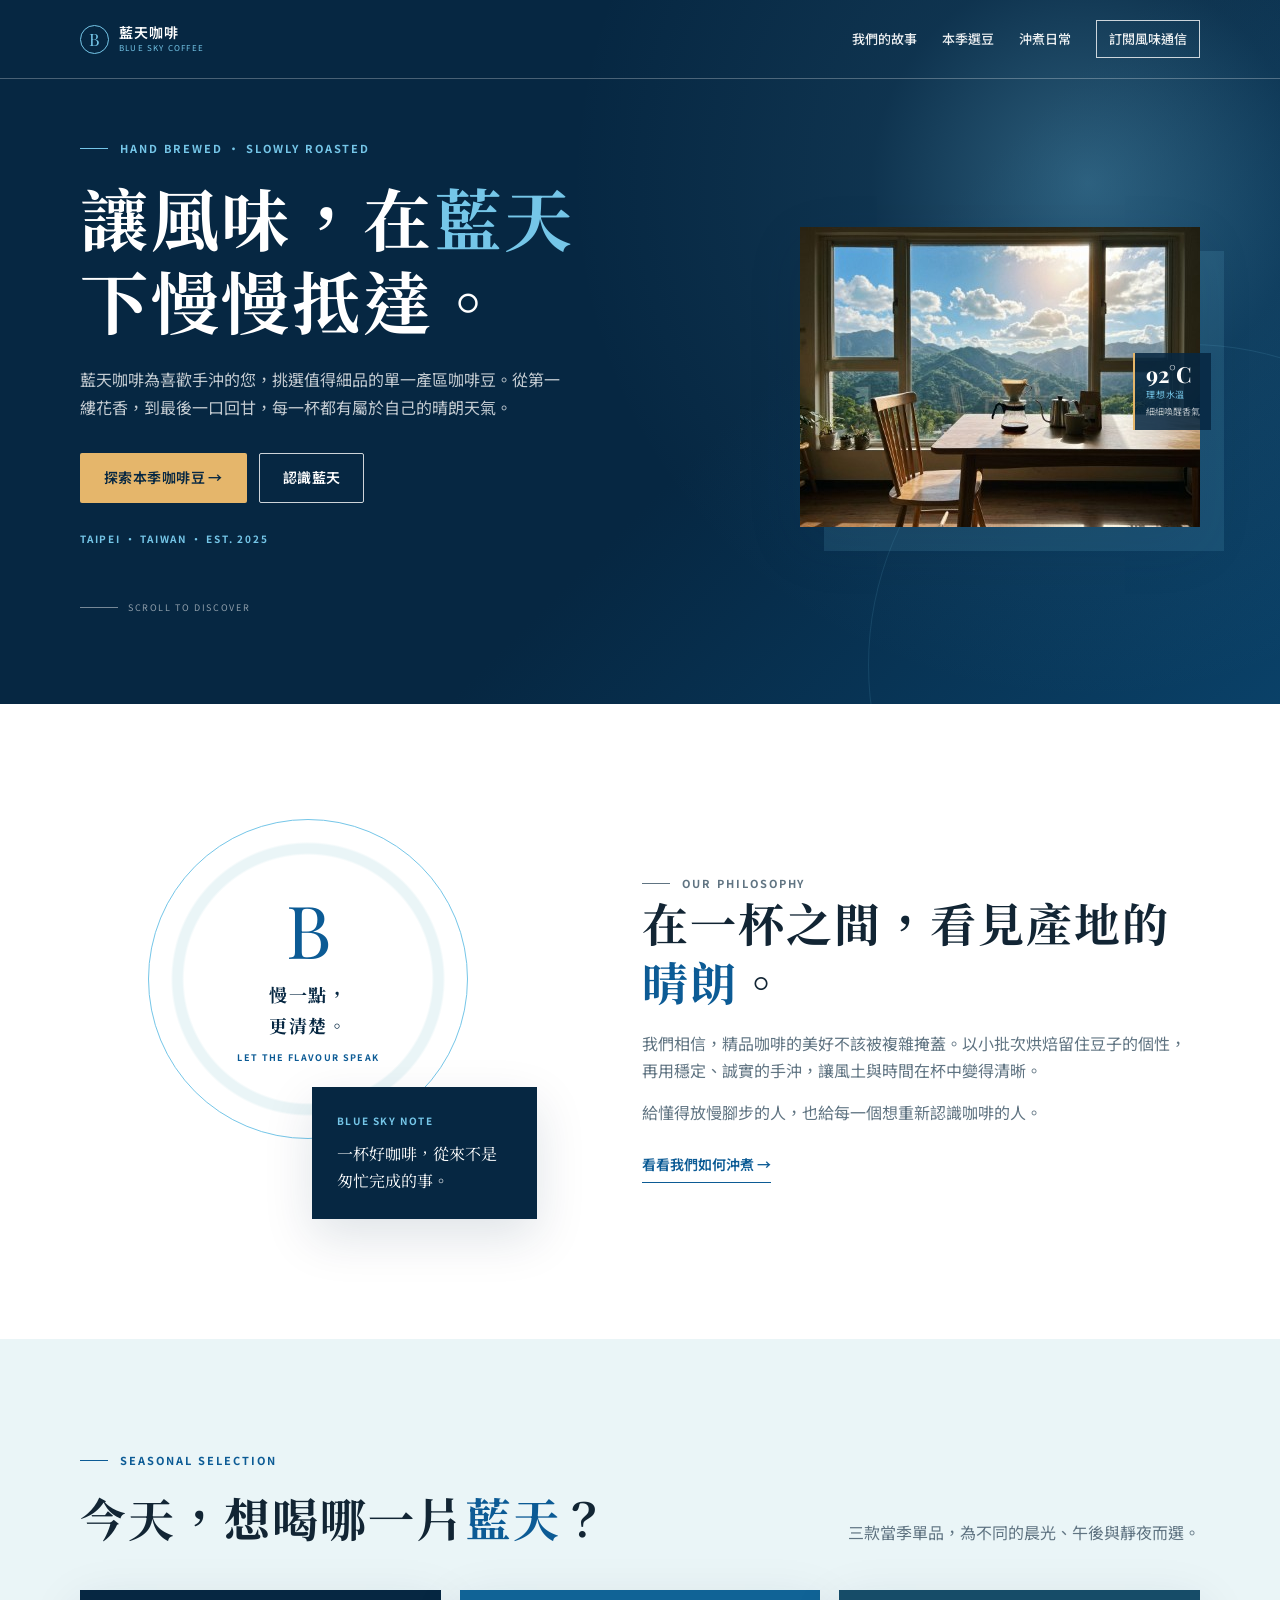
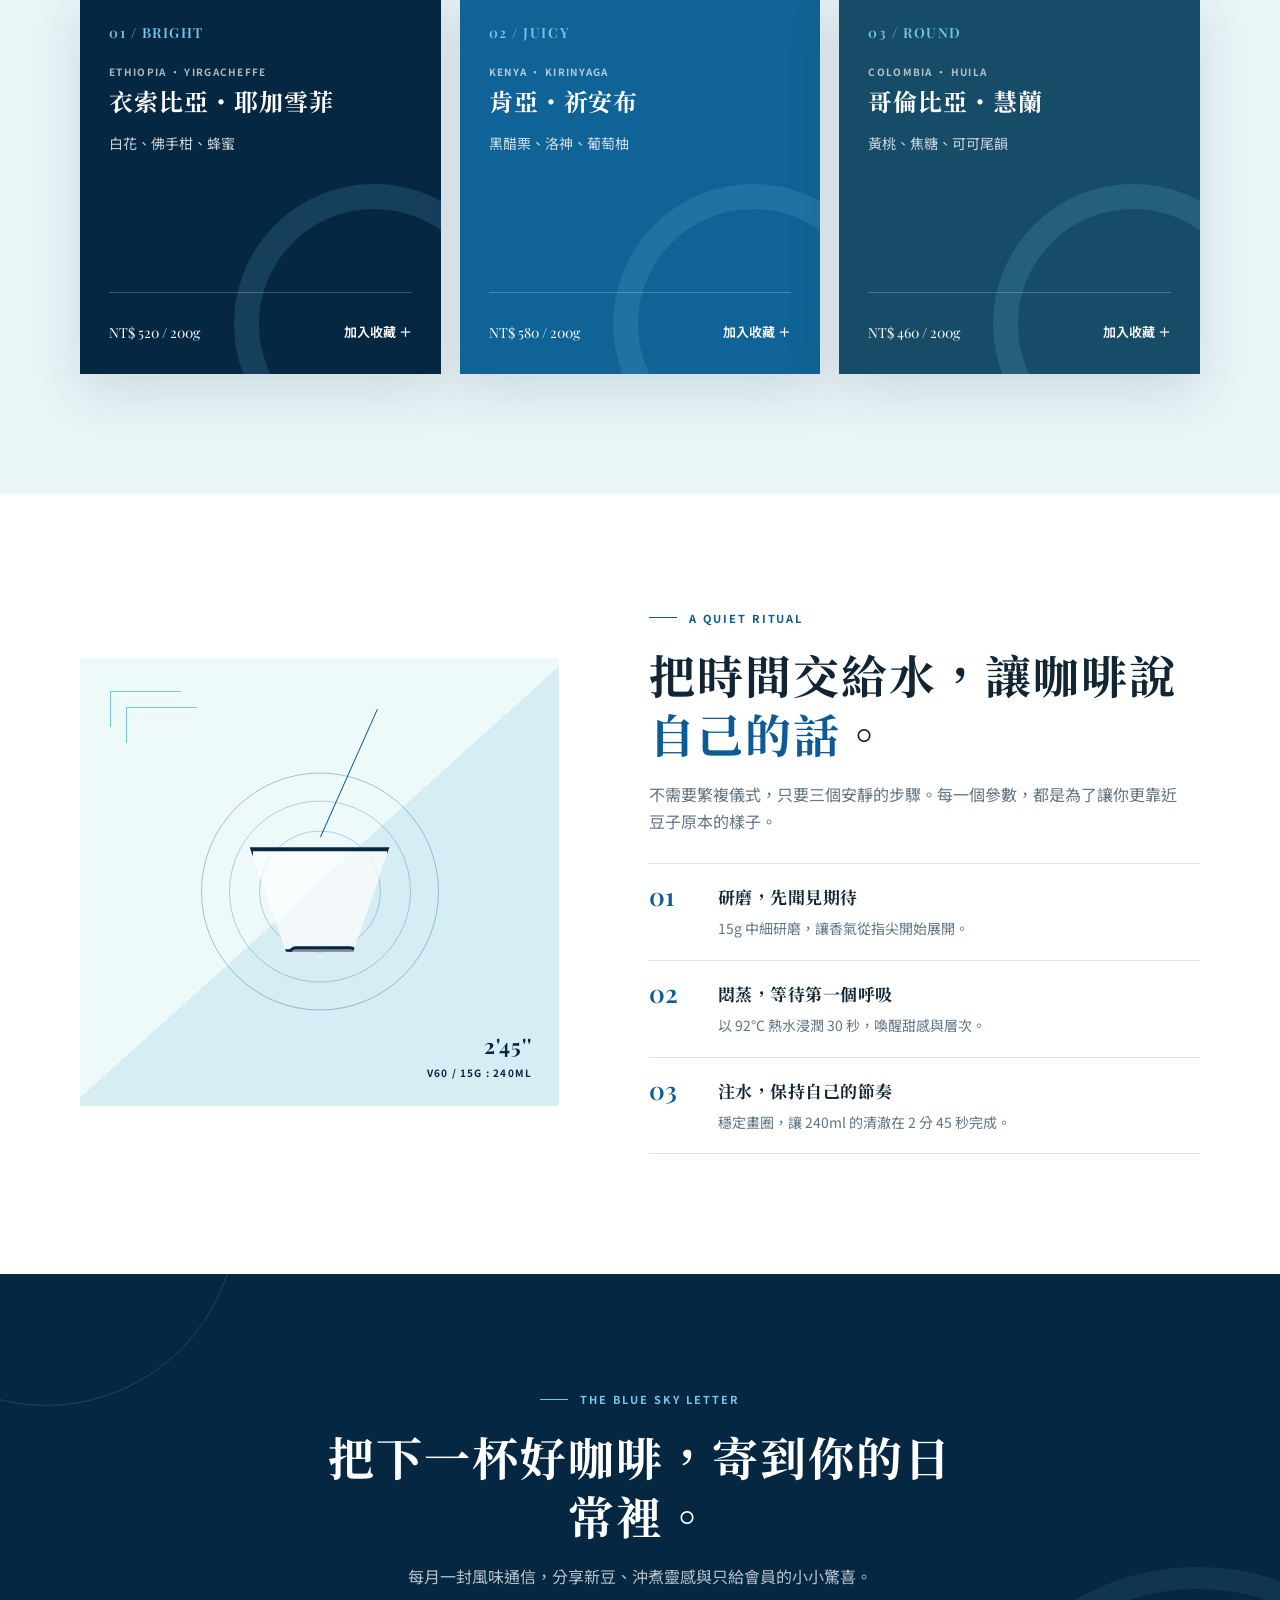
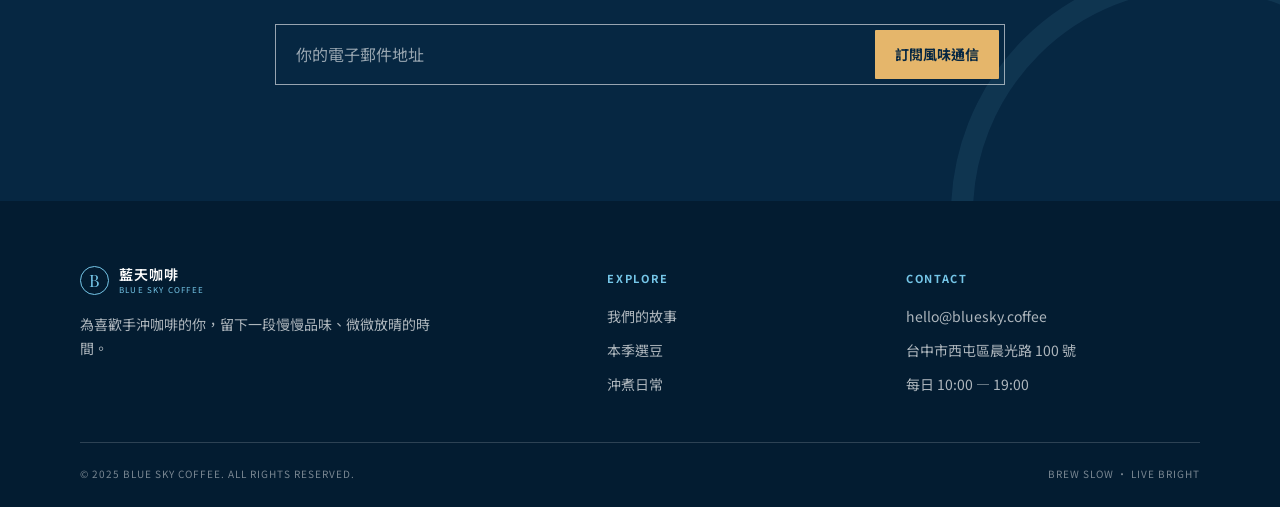
<file: onepage1/index.html>
<!DOCTYPE html>
<html lang="zh-Hant">
<head>
  <meta charset="UTF-8">
  <meta name="viewport" content="width=device-width, initial-scale=1.0">
  <meta name="description" content="藍天咖啡，為手沖咖啡愛好者挑選當季精品咖啡豆，讓每一杯都清澈、明亮、值得細品。">
  <title>藍天咖啡｜讓風味，慢慢抵達</title>
  <link rel="preconnect" href="https://fonts.googleapis.com">
  <link rel="preconnect" href="https://fonts.gstatic.com" crossorigin>
  <link href="https://fonts.googleapis.com/css2?family=Noto+Sans+TC:wght@400;500;600;700&family=Noto+Serif+TC:wght@500;600;700;900&family=Playfair+Display:ital,wght@0,600;0,700;1,600&display=swap" rel="stylesheet">
  <style>
    :root {
      --navy: #062742;
      --blue: #0c5b95;
      --sky: #75c6e8;
      --mist: #eaf5f7;
      --cream: #fbfaf6;
      --ink: #122534;
      --muted: #607482;
      --line: #d7e4e8;
      --sand: #e5b66b;
      --shadow: 0 18px 50px rgba(6, 39, 66, .13);
    }

    * { box-sizing: border-box; }
    html { scroll-behavior: smooth; }
    body {
      margin: 0;
      background: var(--cream);
      color: var(--ink);
      font-family: "Noto Sans TC", sans-serif;
      font-size: 16px;
      line-height: 1.7;
    }
    a { color: inherit; text-decoration: none; }
    button, input { font: inherit; }
    button { cursor: pointer; }
    :focus-visible { outline: 3px solid var(--sky); outline-offset: 4px; }

    .wrap { width: min(1120px, calc(100% - 48px)); margin-inline: auto; }
    .eyebrow {
      display: flex;
      align-items: center;
      gap: 12px;
      margin: 0 0 18px;
      color: var(--blue);
      font-size: 11px;
      font-weight: 700;
      letter-spacing: .18em;
    }
    .eyebrow::before { width: 28px; height: 1px; background: currentColor; content: ""; }
    .section-title {
      margin: 0;
      font-family: "Noto Serif TC", serif;
      font-size: clamp(30px, 4vw, 46px);
      font-weight: 700;
      letter-spacing: .045em;
      line-height: 1.28;
    }
    .accent { color: var(--blue); }
    .section-copy { margin: 18px 0 0; color: var(--muted); }
    .button, .text-link {
      display: inline-flex;
      align-items: center;
      justify-content: center;
      min-height: 50px;
      padding: 11px 23px;
      border: 1px solid transparent;
      border-radius: 2px;
      font-size: 14px;
      font-weight: 600;
      letter-spacing: .03em;
      transition: background-color .25s ease, color .25s ease, border-color .25s ease, transform .25s ease;
    }
    .button:hover, .text-link:hover { transform: translateY(-2px); }
    .button-primary { background: var(--sand); color: var(--navy); }
    .button-primary:hover { background: #f0ca84; }
    .button-outline { border-color: rgba(255,255,255,.8); color: #fff; }
    .button-outline:hover { background: #fff; color: var(--navy); }

    .site-header {
      position: absolute;
      z-index: 10;
      top: 0;
      left: 0;
      width: 100%;
      border-bottom: 1px solid rgba(255,255,255,.27);
    }
    .navbar {
      display: flex;
      align-items: center;
      justify-content: space-between;
      min-height: 78px;
      gap: 24px;
    }
    .brand { display: inline-flex; align-items: center; gap: 10px; color: #fff; }
    .brand-mark {
      display: grid;
      width: 29px;
      height: 29px;
      place-items: center;
      border: 1px solid var(--sky);
      border-radius: 50%;
      color: var(--sky);
      font-family: "Playfair Display", serif;
      font-size: 17px;
      line-height: 1;
    }
    .brand-copy { display: grid; line-height: 1.1; }
    .brand-copy strong { font-size: 14px; font-weight: 600; letter-spacing: .08em; }
    .brand-copy small { margin-top: 4px; color: var(--sky); font-size: 8px; letter-spacing: .15em; }
    .nav-links { display: flex; align-items: center; gap: 25px; }
    .nav-links a { position: relative; color: rgba(255,255,255,.92); font-size: 13px; font-weight: 500; white-space: nowrap; }
    .nav-links a:not(.nav-cta)::after {
      position: absolute;
      right: 0;
      bottom: -7px;
      width: 0;
      height: 1px;
      background: var(--sky);
      content: "";
      transition: width .25s ease;
    }
    .nav-links a:not(.nav-cta):hover::after { right: auto; left: 0; width: 100%; }
    .nav-links .nav-cta { padding: 7px 12px; border: 1px solid rgba(255,255,255,.78); }
    .nav-links .nav-cta:hover { background: #fff; color: var(--navy); }
    .menu-toggle { display: none; padding: 4px; border: 0; background: transparent; color: #fff; font-size: 24px; line-height: 1; }

    .hero {
      position: relative;
      display: flex;
      min-height: 704px;
      overflow: hidden;
      align-items: stretch;
      background:
        radial-gradient(circle at 85% 26%, rgba(117,198,232,.35) 0, rgba(117,198,232,.08) 18%, transparent 43%),
        linear-gradient(135deg, #062742 0%, #062742 58%, #0a4168 100%);
      color: #fff;
    }
    .hero::after {
      position: absolute;
      z-index: 0;
      right: -18vw;
      bottom: -22vw;
      width: 50vw;
      height: 50vw;
      border: 1px solid rgba(117,198,232,.13);
      border-radius: 50%;
      content: "";
    }
    .hero-grid {
      position: relative;
      z-index: 1;
      display: grid;
      grid-template-columns: 1.02fr .98fr;
      gap: 45px;
      align-items: center;
      padding-top: 122px;
      padding-bottom: 72px;
    }
    .hero-content { max-width: 560px; }
    .hero .eyebrow { color: var(--sky); }
    .hero-title {
      max-width: 540px;
      margin: 0;
      font-family: "Noto Serif TC", serif;
      font-size: clamp(42px, 5.5vw, 68px);
      font-weight: 700;
      letter-spacing: .04em;
      line-height: 1.22;
    }
    .hero-title .sky-word { color: var(--sky); }
    .hero-lede { max-width: 490px; margin: 25px 0 0; color: rgba(255,255,255,.76); }
    .hero-actions { display: flex; flex-wrap: wrap; gap: 12px; margin-top: 32px; }
    .hero-meta { margin: 27px 0 0; color: var(--sky); font-size: 10px; font-weight: 700; letter-spacing: .18em; }
    .scroll-note { display: flex; align-items: center; gap: 10px; margin: 53px 0 0; color: rgba(255,255,255,.55); font-size: 9px; letter-spacing: .18em; }
    .scroll-note::before { width: 38px; height: 1px; background: rgba(255,255,255,.45); content: ""; }

    .hero-art {
      position: relative;
      width: min(100%, 400px);
      height: 300px;
      min-height: 0;
      margin-left: auto;
      overflow: visible;
      aspect-ratio: auto;
      border: 0;
      background: transparent;
      box-shadow: none;
    }
    .hero-photo { width: 400px; height: 300px; object-fit: cover; box-shadow: 24px 24px 0 rgba(117,198,232,.13), var(--shadow); }
    .window-frame { position: absolute; inset: 0; border: 12px solid #e8d4ae; box-shadow: inset 0 0 0 2px rgba(6,39,66,.18); }
    .window-frame::before, .window-frame::after { position: absolute; background: rgba(6,39,66,.25); content: ""; }
    .window-frame::before { top: 0; bottom: 0; left: 49%; width: 4px; }
    .window-frame::after { top: 46%; right: 0; left: 0; height: 4px; }
    .sun { position: absolute; top: 16%; right: 17%; width: 77px; height: 77px; border-radius: 50%; background: #fff2be; box-shadow: 0 0 45px 22px rgba(255,228,150,.42); }
    .mountain { position: absolute; bottom: 28%; width: 75%; height: 36%; clip-path: polygon(0 100%, 35% 15%, 48% 50%, 63% 0, 100% 100%); background: #497b83; opacity: .9; }
    .mountain.one { left: -12%; }
    .mountain.two { right: -27%; bottom: 27%; background: #30616b; transform: scaleX(-1); opacity: .75; }
    .tabletop { position: absolute; right: -8%; bottom: -7%; left: -8%; height: 33%; background: linear-gradient(#643e2e 0%, #3d251e 100%); transform: perspective(200px) rotateX(10deg); }
    .chair { position: absolute; right: 7%; bottom: 18%; width: 100px; height: 112px; border: 12px solid #543126; border-bottom: 0; border-radius: 48px 48px 0 0; opacity: .8; }
    .chair::after { position: absolute; bottom: -75px; left: 14px; width: 8px; height: 75px; background: #543126; box-shadow: 53px 0 #543126; content: ""; }
    .coffee-vessel { position: absolute; bottom: 14%; left: 28%; width: 112px; height: 105px; }
    .coffee-vessel .dripper { position: absolute; top: 0; left: 29px; width: 53px; height: 45px; border: 3px solid #d8e7e1; border-radius: 5px 5px 22px 22px; background: linear-gradient(135deg, rgba(222,246,240,.75), rgba(124,180,181,.2)); clip-path: polygon(0 0, 100% 0, 78% 100%, 22% 100%); }
    .coffee-vessel .carafe { position: absolute; bottom: 0; left: 17px; width: 78px; height: 68px; border: 3px solid #d8e7e1; border-radius: 10px 10px 23px 23px; background: linear-gradient(to top, rgba(56,29,19,.82) 0 38%, rgba(190,228,227,.24) 39%); }
    .coffee-vessel .carafe::before { position: absolute; top: -20px; left: 24px; width: 26px; height: 22px; border: 3px solid #d8e7e1; border-bottom: 0; border-radius: 50% 50% 0 0; content: ""; }
    .steam { position: absolute; bottom: 59%; left: 49%; width: 23px; height: 58px; border-left: 2px solid rgba(255,255,255,.63); border-radius: 50%; transform: rotate(16deg); }
    .steam::after { position: absolute; top: -5px; left: 14px; width: 18px; height: 48px; border-right: 2px solid rgba(255,255,255,.44); border-radius: 50%; content: ""; }
    .art-label { position: absolute; z-index: 3; right: -11px; top: 42%; display: grid; gap: 2px; padding: 10px 11px; border-left: 2px solid var(--sand); background: rgba(6,39,66,.86); color: #fff; }
    .art-label strong { font-family: "Playfair Display", serif; font-size: 22px; line-height: 1; }
    .art-label span { color: var(--sky); font-size: 9px; letter-spacing: .09em; }
    .art-label small { color: rgba(255,255,255,.72); font-size: 9px; }

    .story { padding: 115px 0 120px; background: #fff; }
    .story-grid { display: grid; grid-template-columns: .9fr 1.1fr; gap: clamp(45px, 9vw, 105px); align-items: center; }
    .story-visual { position: relative; min-height: 400px; }
    .story-seal {
      display: grid;
      width: 320px;
      height: 320px;
      place-content: center;
      margin: 0 auto;
      border: 1px solid var(--sky);
      border-radius: 50%;
      background: radial-gradient(circle, #fff 0 55%, #eaf5f7 56% 60%, #fff 61%);
      color: var(--navy);
      text-align: center;
    }
    .story-seal::before { display: block; margin-bottom: 14px; color: var(--blue); content: "B"; font-family: "Playfair Display", serif; font-size: 73px; line-height: 1; }
    .story-seal strong { font-family: "Noto Serif TC", serif; font-size: 18px; letter-spacing: .09em; }
    .story-seal span { margin-top: 10px; color: var(--blue); font-size: 9px; font-weight: 700; letter-spacing: .15em; }
    .note-card { position: absolute; right: 0; bottom: 0; width: min(225px, 57%); padding: 25px; background: var(--navy); color: #fff; box-shadow: var(--shadow); }
    .note-card p:first-child { margin: 0; color: var(--sky); font-size: 10px; font-weight: 700; letter-spacing: .16em; }
    .note-card p:last-child { margin: 12px 0 0; font-family: "Noto Serif TC", serif; font-size: 16px; line-height: 1.65; }
    .story-content p { margin: 19px 0 0; color: var(--muted); }
    .story-content p + p { margin-top: 15px; }
    .underlined-link { display: inline-flex; margin-top: 27px; padding-bottom: 5px; border-bottom: 1px solid var(--blue); color: var(--blue); font-size: 14px; font-weight: 600; transition: gap .2s ease; }
    .underlined-link:hover { gap: 8px; }

    .coffee { padding: 112px 0 120px; background: var(--mist); }
    .coffee-heading { display: flex; align-items: end; justify-content: space-between; gap: 32px; margin-bottom: 43px; }
    .coffee-heading .section-copy { max-width: 365px; }
    .coffee-grid { display: grid; grid-template-columns: repeat(3, 1fr); gap: 19px; }
    .coffee-card {
      position: relative;
      display: flex;
      min-height: 384px;
      overflow: hidden;
      flex-direction: column;
      padding: 31px 29px 25px;
      background: var(--navy);
      color: #fff;
      box-shadow: var(--shadow);
    }
    .coffee-card:nth-child(2) { background: #106396; }
    .coffee-card:nth-child(3) { background: #164c68; }
    .coffee-card::after { position: absolute; right: -73px; bottom: -90px; width: 230px; height: 230px; border: 25px solid rgba(117,198,232,.15); border-radius: 50%; content: ""; }
    .coffee-card > * { position: relative; z-index: 1; }
    .bean-no { margin: 0; color: var(--sky); font-family: "Playfair Display", serif; font-size: 14px; font-weight: 600; letter-spacing: .11em; }
    .origin { margin: 19px 0 5px; color: rgba(255,255,255,.67); font-size: 10px; font-weight: 700; letter-spacing: .13em; }
    .bean-name { margin: 0; font-family: "Noto Serif TC", serif; font-size: 24px; font-weight: 700; letter-spacing: .04em; line-height: 1.35; }
    .flavour { margin: 14px 0 0; color: rgba(255,255,255,.79); font-size: 14px; }
    .coffee-bottom { display: flex; align-items: center; justify-content: space-between; gap: 13px; margin-top: auto; padding-top: 23px; border-top: 1px solid rgba(255,255,255,.22); }
    .price { font-family: "Playfair Display", serif; font-size: 14px; white-space: nowrap; }
    .save-button { padding: 5px 0; border: 0; background: transparent; color: #fff; font-size: 13px; font-weight: 600; white-space: nowrap; transition: color .2s ease; }
    .save-button:hover { color: var(--sand); }

    .brew { padding: 115px 0 120px; background: #fff; }
    .brew-grid { display: grid; grid-template-columns: .93fr 1.07fr; gap: clamp(44px, 7vw, 90px); align-items: center; }
    .brew-art { position: relative; min-height: 448px; overflow: hidden; background: linear-gradient(138deg, #eef9fa 0 50%, #d6edf3 50% 100%); }
    .brew-art::before { position: absolute; top: 33px; left: 30px; width: 70px; height: 35px; border-top: 1px solid var(--sky); border-left: 1px solid var(--sky); content: ""; }
    .brew-art::after { position: absolute; top: 49px; left: 46px; width: 70px; height: 35px; border-top: 1px solid var(--sky); border-left: 1px solid var(--sky); content: ""; }
    .pour-rings { position: absolute; top: 50%; left: 50%; width: 238px; height: 238px; border: 1px solid rgba(12,91,149,.35); border-radius: 50%; transform: translate(-50%,-46%); }
    .pour-rings::before, .pour-rings::after { position: absolute; border: 1px solid rgba(12,91,149,.28); border-radius: 50%; content: ""; }
    .pour-rings::before { inset: 27px; }
    .pour-rings::after { inset: 57px; }
    .pour-line { position: absolute; top: 39px; left: 50%; width: 1px; height: 140px; background: var(--blue); transform: rotate(24deg); transform-origin: bottom; }
    .v60 { position: absolute; top: 50%; left: 50%; width: 140px; height: 105px; border: 3px solid var(--navy); border-top-width: 4px; background: rgba(255,255,255,.7); clip-path: polygon(0 0, 100% 0, 74% 100%, 26% 100%); transform: translate(-50%,-33%); }
    .v60::after { position: absolute; bottom: -61px; left: 35px; width: 64px; height: 58px; border: 3px solid var(--navy); border-radius: 8px 8px 19px 19px; background: linear-gradient(to top, #6c3924 0 31%, rgba(255,255,255,.5) 32%); content: ""; }
    .brew-caption { position: absolute; right: 27px; bottom: 25px; display: grid; color: var(--navy); text-align: right; }
    .brew-caption strong { font-family: "Playfair Display", serif; font-size: 21px; letter-spacing: .05em; }
    .brew-caption span { font-size: 10px; font-weight: 700; letter-spacing: .12em; }
    .brew-content .section-copy { max-width: 530px; }
    .brew-steps { margin-top: 28px; border-top: 1px solid var(--line); }
    .brew-step { display: grid; grid-template-columns: 55px 1fr; gap: 14px; padding: 19px 0; border-bottom: 1px solid var(--line); }
    .step-no { color: var(--blue); font-family: "Playfair Display", serif; font-size: 25px; font-weight: 600; line-height: 1; }
    .brew-step h3 { margin: 0; font-family: "Noto Serif TC", serif; font-size: 17px; letter-spacing: .03em; }
    .brew-step p { margin: 5px 0 0; color: var(--muted); font-size: 14px; }

    .visit { position: relative; overflow: hidden; padding: 116px 0; background: var(--navy); color: #fff; text-align: center; }
    .visit::before, .visit::after { position: absolute; width: 380px; height: 380px; border: 1px solid rgba(117,198,232,.19); border-radius: 50%; content: ""; }
    .visit::before { top: -250px; left: -145px; }
    .visit::after { right: -165px; bottom: -260px; width: 450px; height: 450px; border-width: 22px; opacity: .45; }
    .visit .wrap { position: relative; z-index: 1; max-width: 730px; }
    .visit .eyebrow { justify-content: center; color: var(--sky); }
    .visit .section-title { max-width: 670px; margin-inline: auto; }
    .visit .section-copy { max-width: 535px; margin-inline: auto; color: rgba(255,255,255,.72); }
    .subscribe-form { display: flex; margin: 34px auto 0; padding: 5px; border: 1px solid rgba(255,255,255,.58); }
    .subscribe-form input { min-width: 0; flex: 1; padding: 11px 15px; border: 0; outline: 0; background: transparent; color: #fff; }
    .subscribe-form input::placeholder { color: rgba(255,255,255,.58); }
    .subscribe-form button { min-height: 48px; padding: 10px 20px; border: 0; border-radius: 1px; background: var(--sand); color: var(--navy); font-size: 14px; font-weight: 700; transition: background .2s ease; }
    .subscribe-form button:hover { background: #f1ca83; }

    .site-footer { padding: 65px 0 25px; background: #031c31; color: rgba(255,255,255,.68); }
    .footer-grid { display: grid; grid-template-columns: 1.45fr .75fr .9fr; gap: 54px; padding-bottom: 46px; }
    .footer-brand .brand { margin-bottom: 18px; }
    .footer-brand p { max-width: 355px; margin: 0; font-size: 14px; }
    .footer-heading { margin: 3px 0 17px; color: var(--sky); font-size: 11px; font-weight: 700; letter-spacing: .15em; }
    .footer-links, .footer-contact { display: grid; gap: 10px; font-size: 14px; }
    .footer-links a:hover, .footer-contact a:hover { color: #fff; }
    .footer-bottom { display: flex; justify-content: space-between; gap: 18px; padding-top: 22px; border-top: 1px solid rgba(255,255,255,.17); color: rgba(255,255,255,.47); font-size: 10px; letter-spacing: .1em; }

    .toast {
      position: fixed;
      z-index: 20;
      right: 22px;
      bottom: 22px;
      max-width: min(360px, calc(100% - 44px));
      padding: 13px 18px;
      border-left: 3px solid var(--sand);
      background: var(--navy);
      box-shadow: var(--shadow);
      color: #fff;
      font-size: 14px;
      opacity: 0;
      pointer-events: none;
      transform: translateY(12px);
      transition: opacity .22s ease, transform .22s ease;
    }
    .toast.show { opacity: 1; transform: translateY(0); }
    .reveal { opacity: 0; transform: translateY(18px); transition: opacity .65s ease, transform .65s ease; }
    .reveal.visible { opacity: 1; transform: translateY(0); }

    @media (max-width: 820px) {
      .navbar { position: relative; }
      .menu-toggle { display: block; }
      .nav-links {
        position: absolute;
        top: 100%;
        right: -24px;
        left: -24px;
        display: grid;
        max-height: 0;
        overflow: hidden;
        gap: 0;
        background: #05233c;
        transition: max-height .32s ease;
      }
      .nav-links.open { max-height: 300px; }
      .nav-links a { padding: 12px 24px; border-top: 1px solid rgba(255,255,255,.1); }
      .nav-links .nav-cta { margin: 8px 24px 16px; padding: 9px 12px; text-align: center; }
      .hero { min-height: 710px; }
      .hero-grid { grid-template-columns: 1fr; gap: 17px; padding-top: 112px; }
      .hero-content { max-width: 640px; }
      .scroll-note { margin-top: 29px; }
      .hero-art { width: min(100%, 330px); height: 248px; min-height: 0; max-height: none; margin: 0; }
      .hero-photo { width: 330px; height: 248px; }
      .coffee-grid { grid-template-columns: repeat(2, 1fr); }
      .coffee-card:nth-child(3) { grid-column: span 2; }
      .story-grid, .brew-grid { grid-template-columns: 1fr; }
      .story-visual { max-width: 520px; width: 100%; margin: auto; }
      .brew-art { max-width: 540px; width: 100%; margin: auto; }
      .footer-grid { grid-template-columns: 1fr 1fr; }
      .footer-brand { grid-column: 1 / -1; }
    }

    @media (max-width: 560px) {
      .wrap { width: calc(100% - 34px); }
      .navbar { min-height: 70px; }
      .brand-copy strong { font-size: 13px; }
      .hero { min-height: 680px; }
      .hero-grid { padding-top: 98px; padding-bottom: 34px; }
      .hero-title { font-size: 40px; }
      .hero-lede { margin-top: 16px; font-size: 14px; line-height: 1.7; }
      .hero-actions { margin-top: 23px; }
      .hero-actions .button { flex: 1; padding-inline: 13px; }
      .hero-meta { margin-top: 18px; }
      .hero-art { width: 260px; height: 195px; min-height: 0; max-height: none; }
      .hero-photo { width: 260px; height: 195px; }
      .art-label { display: none; }
      .sun { width: 49px; height: 49px; }
      .coffee-vessel { bottom: 9%; left: 25%; transform: scale(.72); transform-origin: bottom left; }
      .chair { transform: scale(.72); transform-origin: bottom right; }
      .story, .coffee, .brew, .visit { padding: 76px 0; }
      .story-seal { width: 245px; height: 245px; }
      .story-seal::before { margin-bottom: 8px; font-size: 54px; }
      .story-seal strong { font-size: 15px; }
      .story-visual { min-height: 315px; }
      .note-card { width: 185px; padding: 18px; }
      .note-card p:last-child { font-size: 14px; }
      .coffee-heading { display: block; margin-bottom: 30px; }
      .coffee-heading .section-copy { margin-top: 14px; }
      .coffee-grid { grid-template-columns: 1fr; }
      .coffee-card, .coffee-card:nth-child(3) { min-height: 330px; grid-column: auto; }
      .brew-art { min-height: 310px; }
      .pour-rings { width: 185px; height: 185px; }
      .v60 { transform: translate(-50%,-28%) scale(.82); }
      .subscribe-form { display: grid; gap: 6px; padding: 5px; }
      .subscribe-form input, .subscribe-form button { width: 100%; }
      .footer-grid { grid-template-columns: 1fr; gap: 32px; }
      .footer-brand { grid-column: auto; }
      .footer-bottom { display: grid; gap: 9px; }
    }

    @media (prefers-reduced-motion: reduce) {
      html { scroll-behavior: auto; }
      *, *::before, *::after { transition-duration: .01ms !important; animation-duration: .01ms !important; animation-iteration-count: 1 !important; }
      .reveal { opacity: 1; transform: none; }
    }
  </style>
</head>
<body>
  <header class="site-header" id="top">
    <nav class="wrap navbar" aria-label="主要導覽">
      <a class="brand" href="#top" aria-label="回到藍天咖啡首頁">
        <span class="brand-mark" aria-hidden="true">B</span>
        <span class="brand-copy"><strong>藍天咖啡</strong><small>BLUE SKY COFFEE</small></span>
      </a>
      <button class="menu-toggle" type="button" aria-controls="navLinks" aria-expanded="false" aria-label="開啟導覽選單">☰</button>
      <div class="nav-links" id="navLinks">
        <a href="#story">我們的故事</a>
        <a href="#coffee">本季選豆</a>
        <a href="#brew">沖煮日常</a>
        <a class="nav-cta" href="#visit">訂閱風味通信</a>
      </div>
    </nav>
  </header>

  <main>
    <section class="hero" aria-labelledby="heroTitle">
      <div class="wrap hero-grid">
        <div class="hero-content">
          <p class="eyebrow">HAND BREWED · SLOWLY ROASTED</p>
          <h1 class="hero-title" id="heroTitle">讓風味，在<span class="sky-word">藍天</span>下慢慢抵達。</h1>
          <p class="hero-lede">藍天咖啡為喜歡手沖的您，挑選值得細品的單一產區咖啡豆。從第一縷花香，到最後一口回甘，每一杯都有屬於自己的晴朗天氣。</p>
          <div class="hero-actions">
            <a class="button button-primary" href="#coffee">探索本季咖啡豆 →</a>
            <a class="button button-outline" href="#story">認識藍天</a>
          </div>
          <p class="hero-meta">TAIPEI · TAIWAN · EST. 2025</p>
          <p class="scroll-note">SCROLL TO DISCOVER</p>
        </div>

        <div class="hero-art" aria-hidden="true">
          <img class="hero-photo" src="images/hero.jpg" width="400" height="300" alt="">
          <span class="art-label"><strong>92°C</strong><span>理想水溫</span><small>細細喚醒香氣</small></span>
        </div>
      </div>
    </section>

    <section class="story" id="story" aria-labelledby="storyTitle">
      <div class="wrap story-grid">
        <div class="story-visual reveal" aria-hidden="true">
          <div class="story-seal"><strong>慢一點，<br>更清楚。</strong><span>LET THE FLAVOUR SPEAK</span></div>
          <div class="note-card"><p>BLUE SKY NOTE</p><p>一杯好咖啡，從來不是匆忙完成的事。</p></div>
        </div>
        <div class="story-content reveal">
          <p class="eyebrow">OUR PHILOSOPHY</p>
          <h2 class="section-title" id="storyTitle">在一杯之間，看見產地的<span class="accent">晴朗</span>。</h2>
          <p>我們相信，精品咖啡的美好不該被複雜掩蓋。以小批次烘焙留住豆子的個性，再用穩定、誠實的手沖，讓風土與時間在杯中變得清晰。</p>
          <p>給懂得放慢腳步的人，也給每一個想重新認識咖啡的人。</p>
          <a class="underlined-link" href="#brew">看看我們如何沖煮 →</a>
        </div>
      </div>
    </section>

    <section class="coffee" id="coffee" aria-labelledby="coffeeTitle">
      <div class="wrap">
        <div class="coffee-heading reveal">
          <div>
            <p class="eyebrow">SEASONAL SELECTION</p>
            <h2 class="section-title" id="coffeeTitle">今天，想喝哪一片<span class="accent">藍天</span>？</h2>
          </div>
          <p class="section-copy">三款當季單品，為不同的晨光、午後與靜夜而選。</p>
        </div>
        <div class="coffee-grid">
          <article class="coffee-card reveal">
            <p class="bean-no">01 / BRIGHT</p>
            <p class="origin">ETHIOPIA · YIRGACHEFFE</p>
            <h3 class="bean-name">衣索比亞・耶加雪菲</h3>
            <p class="flavour">白花、佛手柑、蜂蜜</p>
            <div class="coffee-bottom"><span class="price">NT$ 520 / 200g</span><button class="save-button" type="button" data-coffee="衣索比亞・耶加雪菲">加入收藏 ＋</button></div>
          </article>
          <article class="coffee-card reveal">
            <p class="bean-no">02 / JUICY</p>
            <p class="origin">KENYA · KIRINYAGA</p>
            <h3 class="bean-name">肯亞・祈安布</h3>
            <p class="flavour">黑醋栗、洛神、葡萄柚</p>
            <div class="coffee-bottom"><span class="price">NT$ 580 / 200g</span><button class="save-button" type="button" data-coffee="肯亞・祈安布">加入收藏 ＋</button></div>
          </article>
          <article class="coffee-card reveal">
            <p class="bean-no">03 / ROUND</p>
            <p class="origin">COLOMBIA · HUILA</p>
            <h3 class="bean-name">哥倫比亞・慧蘭</h3>
            <p class="flavour">黃桃、焦糖、可可尾韻</p>
            <div class="coffee-bottom"><span class="price">NT$ 460 / 200g</span><button class="save-button" type="button" data-coffee="哥倫比亞・慧蘭">加入收藏 ＋</button></div>
          </article>
        </div>
      </div>
    </section>

    <section class="brew" id="brew" aria-labelledby="brewTitle">
      <div class="wrap brew-grid">
        <div class="brew-art reveal" aria-hidden="true">
          <span class="pour-rings"></span><span class="pour-line"></span><span class="v60"></span>
          <span class="brew-caption"><strong>2'45''</strong><span>V60 / 15G : 240ML</span></span>
        </div>
        <div class="brew-content reveal">
          <p class="eyebrow">A QUIET RITUAL</p>
          <h2 class="section-title" id="brewTitle">把時間交給水，讓咖啡說<span class="accent">自己的話</span>。</h2>
          <p class="section-copy">不需要繁複儀式，只要三個安靜的步驟。每一個參數，都是為了讓你更靠近豆子原本的樣子。</p>
          <div class="brew-steps">
            <div class="brew-step"><span class="step-no">01</span><div><h3>研磨，先聞見期待</h3><p>15g 中細研磨，讓香氣從指尖開始展開。</p></div></div>
            <div class="brew-step"><span class="step-no">02</span><div><h3>悶蒸，等待第一個呼吸</h3><p>以 92°C 熱水浸潤 30 秒，喚醒甜感與層次。</p></div></div>
            <div class="brew-step"><span class="step-no">03</span><div><h3>注水，保持自己的節奏</h3><p>穩定畫圈，讓 240ml 的清澈在 2 分 45 秒完成。</p></div></div>
          </div>
        </div>
      </div>
    </section>

    <section class="visit" id="visit" aria-labelledby="visitTitle">
      <div class="wrap reveal">
        <p class="eyebrow">THE BLUE SKY LETTER</p>
        <h2 class="section-title" id="visitTitle">把下一杯好咖啡，寄到你的日常裡。</h2>
        <p class="section-copy">每月一封風味通信，分享新豆、沖煮靈感與只給會員的小小驚喜。</p>
        <form class="subscribe-form" id="subscribeForm">
          <input type="email" aria-label="電子郵件地址" placeholder="你的電子郵件地址" required>
          <button type="submit">訂閱風味通信</button>
        </form>
      </div>
    </section>
  </main>

  <footer class="site-footer">
    <div class="wrap footer-grid">
      <div class="footer-brand">
        <a class="brand" href="#top" aria-label="回到藍天咖啡首頁"><span class="brand-mark" aria-hidden="true">B</span><span class="brand-copy"><strong>藍天咖啡</strong><small>BLUE SKY COFFEE</small></span></a>
        <p>為喜歡手沖咖啡的你，留下一段慢慢品味、微微放晴的時間。</p>
      </div>
      <div>
        <p class="footer-heading">EXPLORE</p>
        <div class="footer-links"><a href="#story">我們的故事</a><a href="#coffee">本季選豆</a><a href="#brew">沖煮日常</a></div>
      </div>
      <div>
        <p class="footer-heading">CONTACT</p>
        <div class="footer-contact"><a href="mailto:hello@bluesky.coffee">hello@bluesky.coffee</a><span>台中市西屯區晨光路 100 號</span><span>每日 10:00 — 19:00</span></div>
      </div>
    </div>
    <div class="wrap footer-bottom"><span>© 2025 BLUE SKY COFFEE. ALL RIGHTS RESERVED.</span><span>BREW SLOW · LIVE BRIGHT</span></div>
  </footer>

  <div class="toast" id="toast" role="status" aria-live="polite"></div>

  <script>
    const menuToggle = document.querySelector('.menu-toggle');
    const navLinks = document.querySelector('.nav-links');
    const toast = document.querySelector('#toast');
    let toastTimer;

    function closeMenu() {
      navLinks.classList.remove('open');
      menuToggle.setAttribute('aria-expanded', 'false');
      menuToggle.setAttribute('aria-label', '開啟導覽選單');
      menuToggle.textContent = '☰';
    }

    menuToggle.addEventListener('click', () => {
      const isOpen = navLinks.classList.toggle('open');
      menuToggle.setAttribute('aria-expanded', String(isOpen));
      menuToggle.setAttribute('aria-label', isOpen ? '關閉導覽選單' : '開啟導覽選單');
      menuToggle.textContent = isOpen ? '×' : '☰';
    });

    navLinks.querySelectorAll('a').forEach(link => link.addEventListener('click', closeMenu));

    function showToast(message) {
      window.clearTimeout(toastTimer);
      toast.textContent = message;
      toast.classList.add('show');
      toastTimer = window.setTimeout(() => toast.classList.remove('show'), 2600);
    }

    document.querySelectorAll('[data-coffee]').forEach(button => {
      button.addEventListener('click', () => showToast(`已將「${button.dataset.coffee}」加入你的收藏。`));
    });

    document.querySelector('#subscribeForm').addEventListener('submit', event => {
      event.preventDefault();
      const form = event.currentTarget;
      if (!form.checkValidity()) return;
      form.reset();
      showToast('謝謝訂閱，下一封晴朗的風味通信即將寄出。');
    });

    const reduceMotion = window.matchMedia('(prefers-reduced-motion: reduce)').matches;
    const revealItems = document.querySelectorAll('.reveal');
    if (reduceMotion || !('IntersectionObserver' in window)) {
      revealItems.forEach(item => item.classList.add('visible'));
    } else {
      const observer = new IntersectionObserver(entries => {
        entries.forEach(entry => {
          if (entry.isIntersecting) {
            entry.target.classList.add('visible');
            observer.unobserve(entry.target);
          }
        });
      }, { threshold: .12 });
      revealItems.forEach(item => observer.observe(item));
    }
  </script>
</body>
</html>
</file>
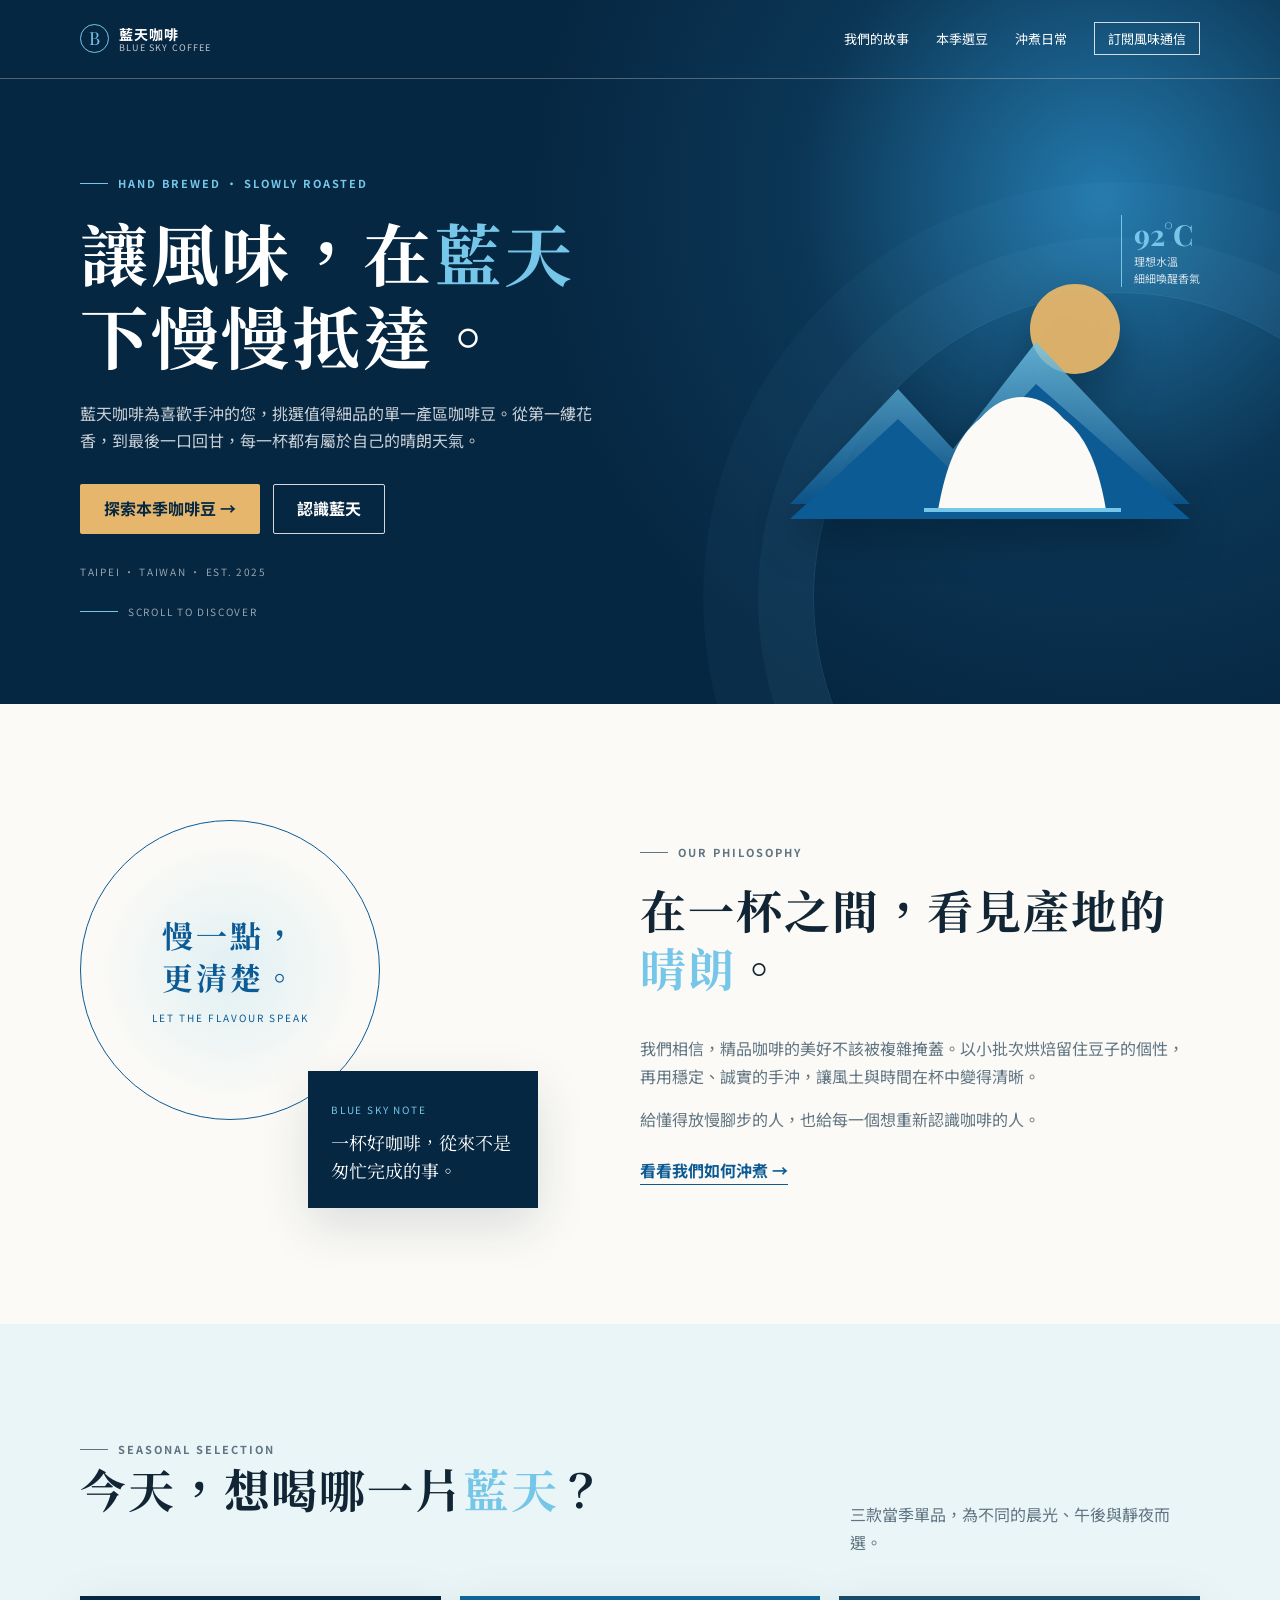
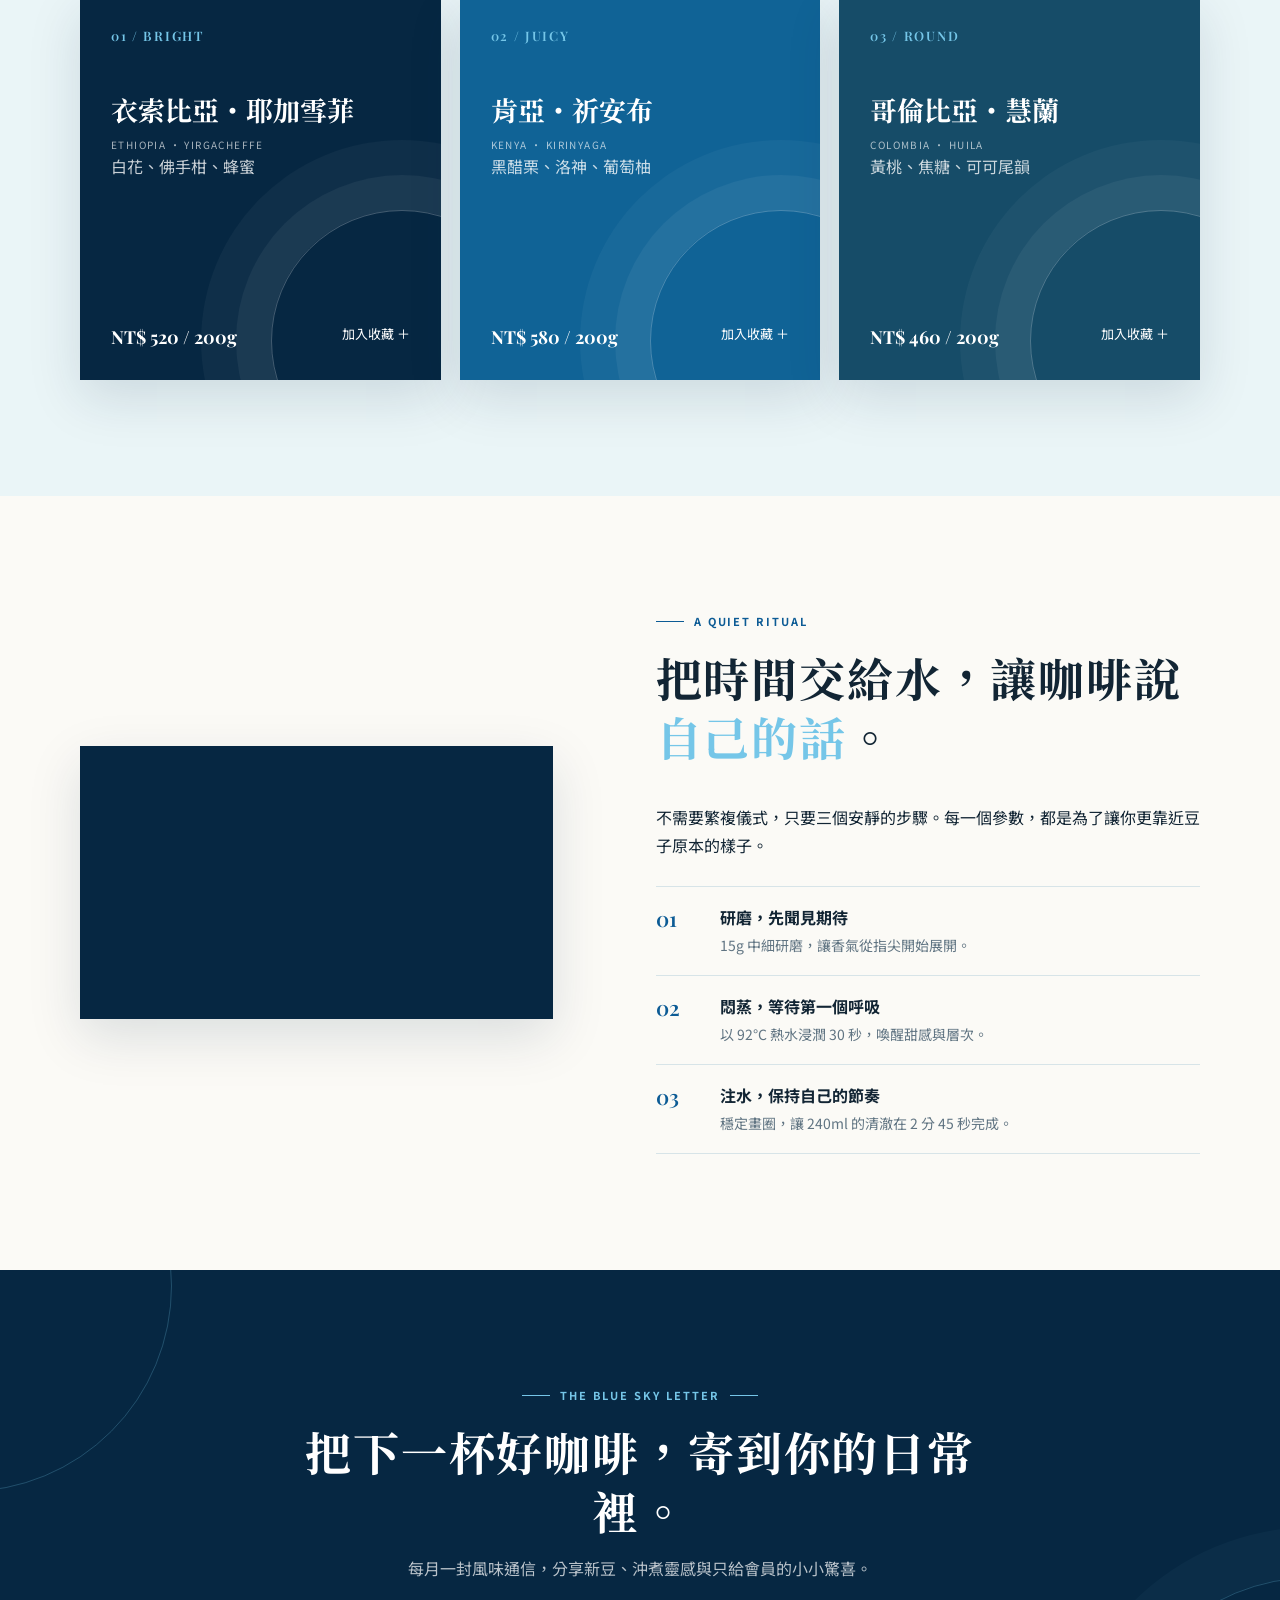
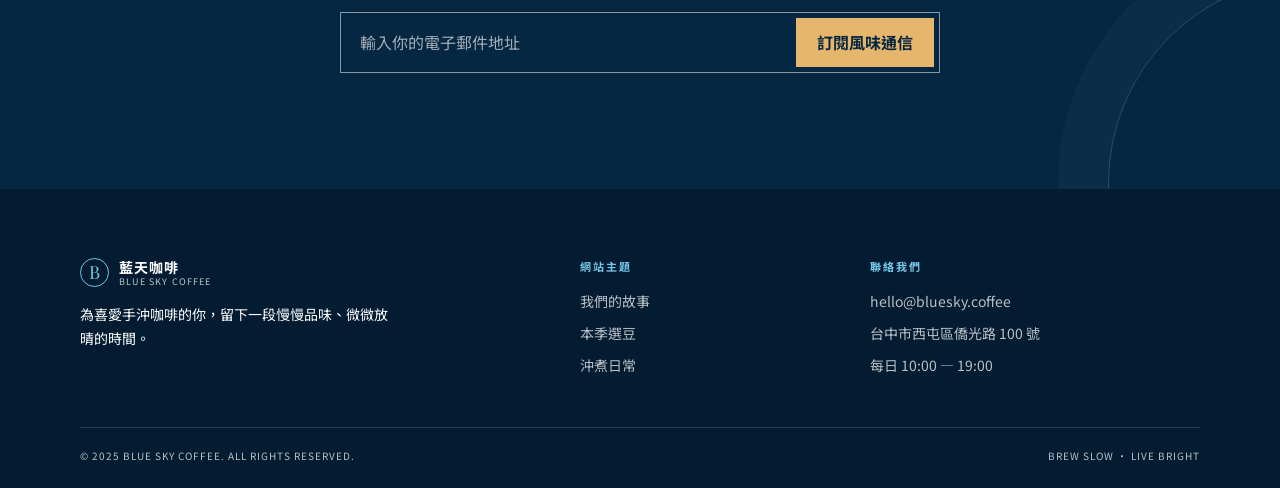
<file: onepage3/index.html>
<!doctype html>
<html lang="zh-Hant">
<head>
  <meta charset="UTF-8">
  <meta name="viewport" content="width=device-width, initial-scale=1.0">
  <meta name="description" content="藍天咖啡，為手沖咖啡愛好者挑選當季精品咖啡豆，讓每一杯都清澈、明亮、值得細品。">
  <title>藍天咖啡｜讓風味，慢慢抵達</title>
  <link rel="preconnect" href="https://fonts.googleapis.com">
  <link rel="preconnect" href="https://fonts.gstatic.com" crossorigin>
  <link href="https://fonts.googleapis.com/css2?family=Noto+Sans+TC:wght@400;500;700&family=Noto+Serif+TC:wght@600;700;900&family=Playfair+Display:wght@600;700&display=swap" rel="stylesheet">
  <style>
    :root{--navy:#062742;--blue:#0c5b95;--sky:#75c6e8;--mist:#eaf5f7;--cream:#fbfaf6;--ink:#122534;--muted:#607482;--line:#d7e4e8;--sand:#e5b66b;--shadow:0 18px 50px rgba(6,39,66,.13)}
    *{box-sizing:border-box} html{scroll-behavior:smooth} body{margin:0;background:var(--cream);color:var(--ink);font-family:"Noto Sans TC",sans-serif;font-size:16px;line-height:1.7} a{color:inherit;text-decoration:none} button,input{font:inherit} button{cursor:pointer} .wrap{width:min(1120px,calc(100% - 48px));margin:auto} :focus-visible{outline:3px solid var(--sky);outline-offset:4px}
    header{position:absolute;z-index:10;top:0;left:0;width:100%;border-bottom:1px solid rgba(255,255,255,.28)} nav{height:78px;display:flex;align-items:center;justify-content:space-between;gap:25px}.brand{display:flex;align-items:center;gap:10px;color:#fff;line-height:1.2}.brand-mark{display:grid;place-items:center;width:29px;height:29px;border:1px solid var(--sky);border-radius:50%;font-family:"Playfair Display",serif;color:var(--sky);font-size:18px}.brand strong{font-size:14px;letter-spacing:.08em}.brand small{display:block;font-size:9px;letter-spacing:.13em;color:rgba(255,255,255,.75)}.nav-links{display:flex;align-items:center;gap:27px;list-style:none;margin:0;padding:0;color:#fff;font-size:13px}.nav-links a:not(.nav-cta){position:relative}.nav-links a:not(.nav-cta):after{content:"";position:absolute;right:0;bottom:-7px;width:0;height:1px;background:var(--sky);transition:width .25s}.nav-links a:not(.nav-cta):hover:after{width:100%;left:0}.nav-cta{border:1px solid rgba(255,255,255,.8);padding:6px 13px;transition:.25s}.nav-cta:hover{background:#fff;color:var(--navy)}.menu-toggle{display:none;border:0;background:transparent;color:#fff;font-size:25px}
    .hero{min-height:704px;padding:122px 0 72px;background:radial-gradient(circle at 86% 28%,#2379ac 0,rgba(35,121,172,.18) 25%,transparent 47%),var(--navy);color:#fff;overflow:hidden;position:relative}.hero:after{content:"";position:absolute;right:-145px;bottom:-200px;width:610px;height:610px;border:1px solid rgba(117,198,232,.16);border-radius:50%;box-shadow:0 0 0 55px rgba(117,198,232,.05),0 0 0 110px rgba(117,198,232,.035)}.hero-grid{display:grid;grid-template-columns:1.02fr .98fr;align-items:center;gap:45px;min-height:510px;position:relative;z-index:1}.eyebrow{display:flex;align-items:center;gap:10px;margin:0 0 18px;color:var(--blue);font-size:11px;font-weight:700;letter-spacing:.18em}.eyebrow:before{content:"";width:28px;height:1px;background:currentColor}.hero .eyebrow{color:var(--sky)}h1,h2,h3,p{margin-top:0}.hero h1{max-width:650px;margin-bottom:23px;font-family:"Noto Serif TC",serif;font-size:clamp(42px,5.5vw,68px);line-height:1.22;letter-spacing:.04em}.sky-text{color:var(--sky)}.hero-lede{max-width:535px;color:rgba(255,255,255,.78);margin-bottom:30px}.hero-actions{display:flex;flex-wrap:wrap;gap:13px}.button{display:inline-flex;justify-content:center;align-items:center;min-height:50px;padding:10px 23px;border:1px solid transparent;border-radius:2px;font-weight:700;transition:transform .2s,background .2s,color .2s}.button:hover{transform:translateY(-2px)}.button.primary{background:var(--sand);color:var(--navy)}.button.secondary{border-color:rgba(255,255,255,.82);color:#fff}.button.secondary:hover{background:#fff;color:var(--navy)}.origin{margin:29px 0 0;color:rgba(255,255,255,.58);font-size:10px;letter-spacing:.17em}.scroll-note{position:absolute;bottom:2px;display:flex;align-items:center;gap:10px;color:rgba(255,255,255,.58);font-size:10px;letter-spacing:.17em}.scroll-note:before{content:"";width:38px;height:1px;background:var(--sky)}.hero-art{height:420px;position:relative}.hero-art img{position:absolute;width:400px;height:300px;right:10px;bottom:28px;object-fit:contain;filter:drop-shadow(0 20px 20px rgba(1,19,34,.38));}.temp-note{position:absolute;right:0;top:48px;border-left:1px solid var(--sky);padding-left:12px;color:rgba(255,255,255,.8);font-size:11px;line-height:1.55}.temp-note b{font:700 29px "Playfair Display",serif;color:var(--sky)}
    section:not(.hero){padding:116px 0}.section-title{font:700 clamp(30px,4vw,46px)/1.28 "Noto Serif TC",serif;letter-spacing:.04em}.story-grid,.brew-grid{display:grid;grid-template-columns:.9fr 1.1fr;align-items:center;gap:clamp(45px,8vw,105px)}.seal-stage{height:388px;position:relative}.seal{display:grid;place-content:center;width:300px;height:300px;border:1px solid var(--blue);border-radius:50%;background:radial-gradient(circle,rgba(117,198,232,.2),transparent 63%);color:var(--blue);text-align:center}.seal b{font:700 31px/1.35 "Noto Serif TC",serif;letter-spacing:.1em}.seal span{margin-top:12px;font-size:10px;letter-spacing:.2em}.sky-note{position:absolute;right:0;bottom:0;width:230px;padding:23px;background:var(--navy);color:#fff;box-shadow:var(--shadow)}.sky-note small{color:var(--sky);font-size:10px;letter-spacing:.18em}.sky-note p{margin:8px 0 0;font-family:"Noto Serif TC",serif;font-size:18px;line-height:1.55}.story-copy p{color:var(--muted)}.text-link{display:inline-block;margin-top:8px;color:var(--blue);font-weight:700;border-bottom:1px solid currentColor}
    .coffee{background:var(--mist)}.title-row{display:flex;align-items:end;justify-content:space-between;gap:28px;margin-bottom:40px}.title-row p{max-width:350px;margin:0;color:var(--muted)}.coffee-grid{display:grid;grid-template-columns:repeat(3,1fr);gap:19px}.coffee-card{position:relative;isolation:isolate;overflow:hidden;display:flex;flex-direction:column;min-height:384px;padding:31px;background:var(--navy);color:#fff;box-shadow:var(--shadow)}.coffee-card:nth-child(2){background:#106396}.coffee-card:nth-child(3){background:#164c68}.coffee-card:after{content:"";position:absolute;z-index:-1;right:-92px;bottom:-92px;width:260px;height:260px;border:1px solid rgba(255,255,255,.24);border-radius:50%;box-shadow:0 0 0 35px rgba(255,255,255,.05),0 0 0 70px rgba(255,255,255,.035)}.coffee-number{font:600 13px "Playfair Display",serif;letter-spacing:.13em;color:var(--sky)}.coffee-card h3{margin:48px 0 8px;font:700 27px/1.35 "Noto Serif TC",serif}.region{font-size:10px;letter-spacing:.14em;color:rgba(255,255,255,.65)}.flavour{color:rgba(255,255,255,.78)}.card-bottom{display:flex;align-items:end;justify-content:space-between;gap:10px;margin-top:auto}.price{font:700 18px "Playfair Display",serif}.favorite{border:0;background:transparent;padding:4px 0;color:#fff;font-size:13px;transition:color .2s}.favorite:hover{color:var(--sand)}
    .brew-grid{grid-template-columns:.93fr 1.07fr}.video-wrap{aspect-ratio:560/315;background:var(--navy);box-shadow:var(--shadow)}.video-wrap iframe{width:100%;height:100%;border:0}.steps{list-style:none;margin:27px 0 0;padding:0;border-top:1px solid var(--line)}.steps li{display:grid;grid-template-columns:48px 1fr;gap:16px;padding:17px 0;border-bottom:1px solid var(--line)}.step-no{font:600 21px "Playfair Display",serif;color:var(--blue)}.steps h3{margin:0 0 3px;font-size:16px}.steps p{margin:0;color:var(--muted);font-size:14px}
    .visit{position:relative;overflow:hidden;background:var(--navy);color:#fff;text-align:center}.visit:before,.visit:after{content:"";position:absolute;width:410px;height:410px;border:1px solid rgba(117,198,232,.25);border-radius:50%}.visit:before{left:-240px;top:-190px}.visit:after{right:-240px;bottom:-200px;box-shadow:0 0 0 50px rgba(117,198,232,.04)}.visit .wrap{position:relative;z-index:1;max-width:720px}.visit .eyebrow{justify-content:center;color:var(--sky)}.visit .eyebrow:after{content:"";width:28px;height:1px;background:currentColor}.visit h2{margin-bottom:15px}.visit p{color:rgba(255,255,255,.72)}.subscribe-form{display:flex;margin:30px auto 0;max-width:600px;padding:5px;border:1px solid rgba(255,255,255,.52)}.subscribe-form input{flex:1;min-width:0;border:0;background:transparent;padding:11px 14px;color:#fff;outline:0}.subscribe-form input::placeholder{color:rgba(255,255,255,.62)}.subscribe-form button{border:0;background:var(--sand);padding:10px 21px;color:var(--navy);font-weight:700}
    footer{background:#031c31;color:rgba(255,255,255,.72);padding:68px 0 24px}.footer-grid{display:grid;grid-template-columns:1.5fr .8fr 1.1fr;gap:50px}.footer-brand{color:#fff}.footer-brand .brand{margin-bottom:16px}.footer-brand p{max-width:310px;font-size:14px}.footer-title{margin:0 0 14px;color:var(--sky);font-size:11px;font-weight:700;letter-spacing:.18em}.footer-links{display:grid;gap:8px;font-size:14px}.footer-links a:hover{color:var(--sky)}.footer-base{display:flex;justify-content:space-between;gap:16px;margin-top:49px;padding-top:19px;border-top:1px solid rgba(255,255,255,.15);font-size:10px;letter-spacing:.1em}.toast{position:fixed;z-index:20;right:22px;bottom:22px;max-width:min(360px,calc(100% - 44px));border-left:3px solid var(--sand);padding:13px 17px;background:var(--navy);color:#fff;box-shadow:var(--shadow);opacity:0;transform:translateY(12px);pointer-events:none;transition:.25s}.toast.show{opacity:1;transform:none}.reveal{opacity:0;transform:translateY(18px);transition:opacity .65s ease,transform .65s ease}.reveal.visible{opacity:1;transform:none}
    @media(max-width:820px){.menu-toggle{display:block}.nav-links{position:absolute;top:78px;left:0;width:100%;max-height:0;overflow:hidden;display:block;background:#05233c;transition:max-height .3s}.nav-links.open{max-height:300px}.nav-links li{border-bottom:1px solid rgba(255,255,255,.1)}.nav-links a{display:block;padding:13px 24px}.nav-links .nav-cta{margin:10px 24px}.hero{min-height:710px}.hero-grid{grid-template-columns:1fr;padding-top:25px}.hero-art{height:225px}.hero-art img{width:320px;height:240px;right:50%;bottom:-12px;transform:translateX(50%)}.temp-note{right:8%;top:2px}.scroll-note{display:none}.story-grid,.brew-grid{grid-template-columns:1fr;gap:45px}.coffee-grid{grid-template-columns:repeat(2,1fr)}.coffee-card:nth-child(3){grid-column:span 2}.footer-grid{grid-template-columns:1fr 1fr}.footer-brand{grid-column:span 2}}
    @media(max-width:560px){.wrap{width:calc(100% - 34px)}.brand strong{font-size:13px}.hero{min-height:680px;padding-top:105px}.hero h1{font-size:40px}.hero-lede{font-size:14px}.hero-art{height:185px}.hero-art img{width:270px;height:205px}.temp-note{display:none}section:not(.hero){padding:76px 0}.seal-stage{height:310px}.seal{width:245px;height:245px}.seal b{font-size:25px}.sky-note{width:185px;padding:17px}.sky-note p{font-size:15px}.title-row{display:block;margin-bottom:28px}.title-row p{margin-top:14px}.coffee-grid{grid-template-columns:1fr}.coffee-card,.coffee-card:nth-child(3){grid-column:auto;min-height:330px}.video-wrap{margin:0 -17px}.subscribe-form{flex-direction:column;gap:5px}.subscribe-form input,.subscribe-form button{width:100%;min-height:48px}.footer-grid{grid-template-columns:1fr;gap:30px}.footer-brand{grid-column:auto}.footer-base{display:block;line-height:2}.footer-base span{display:block}}
    @media(prefers-reduced-motion:reduce){html{scroll-behavior:auto}.reveal{opacity:1;transform:none;transition:none}*,*:before,*:after{transition-duration:.01ms!important;animation-duration:.01ms!important}}
  </style>
</head>
<body>
  <header id="top"><nav class="wrap" aria-label="主要導覽"><a class="brand" href="#top" aria-label="回到藍天咖啡首頁"><span class="brand-mark">B</span><span><strong>藍天咖啡</strong><small>BLUE SKY COFFEE</small></span></a><button class="menu-toggle" type="button" aria-label="開啟導覽選單" aria-controls="navLinks" aria-expanded="false">☰</button><ul class="nav-links" id="navLinks"><li><a href="#story">我們的故事</a></li><li><a href="#coffee">本季選豆</a></li><li><a href="#brew">沖煮日常</a></li><li><a class="nav-cta" href="#visit">訂閱風味通信</a></li></ul></nav></header>
  <main>
    <section class="hero" aria-labelledby="heroTitle"><div class="wrap hero-grid"><div><p class="eyebrow">HAND BREWED · SLOWLY ROASTED</p><h1 id="heroTitle">讓風味，在<span class="sky-text">藍天</span>下慢慢抵達。</h1><p class="hero-lede">藍天咖啡為喜歡手沖的您，挑選值得細品的單一產區咖啡豆。從第一縷花香，到最後一口回甘，每一杯都有屬於自己的晴朗天氣。</p><div class="hero-actions"><a class="button primary" href="#coffee">探索本季咖啡豆 →</a><a class="button secondary" href="#story">認識藍天</a></div><p class="origin">TAIPEI · TAIWAN · EST. 2025</p></div><div class="hero-art" aria-hidden="true"><img alt="" src="data:image/svg+xml,%3Csvg xmlns='http://www.w3.org/2000/svg' viewBox='0 0 400 300'%3E%3Cdefs%3E%3ClinearGradient id='g' x1='0' x2='0' y1='0' y2='1'%3E%3Cstop stop-color='%2375c6e8'/%3E%3Cstop offset='1' stop-color='%230c5b95'/%3E%3C/linearGradient%3E%3C/defs%3E%3Ccircle cx='285' cy='70' r='45' fill='%23e5b66b' opacity='.95'/%3E%3Cpath d='M0 245 108 130l55 60 83-107 154 162z' fill='url(%23g)' opacity='.8'/%3E%3Cpath d='M0 260 108 160l55 53 83-88 154 135z' fill='%230c5b95'/%3E%3Cpath d='M148 251c10-55 28-104 84-104s75 51 84 104z' fill='%23fbfaf6'/%3E%3Cpath d='M174 200c13-37 34-57 58-57s44 20 58 57' fill='none' stroke='%23fbfaf6' stroke-width='10'/%3E%3Cpath d='M134 251h197' stroke='%2375c6e8' stroke-width='4'/%3E%3C/svg%3E"><div class="temp-note"><b>92°C</b><br>理想水溫<br>細細喚醒香氣</div></div><p class="scroll-note">SCROLL TO DISCOVER</p></div></section>
    <section id="story"><div class="wrap story-grid"><div class="seal-stage reveal"><div class="seal"><b>慢一點，<br>更清楚。</b><span>LET THE FLAVOUR SPEAK</span></div><div class="sky-note"><small>BLUE SKY NOTE</small><p>一杯好咖啡，從來不是匆忙完成的事。</p></div></div><div class="story-copy reveal"><p class="eyebrow">OUR PHILOSOPHY</p><h2 class="section-title">在一杯之間，看見產地的<span class="sky-text">晴朗</span>。</h2><p>我們相信，精品咖啡的美好不該被複雜掩蓋。以小批次烘焙留住豆子的個性，再用穩定、誠實的手沖，讓風土與時間在杯中變得清晰。</p><p>給懂得放慢腳步的人，也給每一個想重新認識咖啡的人。</p><a class="text-link" href="#brew">看看我們如何沖煮 →</a></div></div></section>
    <section class="coffee" id="coffee"><div class="wrap"><div class="title-row reveal"><div><p class="eyebrow">SEASONAL SELECTION</p><h2 class="section-title">今天，想喝哪一片<span class="sky-text">藍天</span>？</h2></div><p>三款當季單品，為不同的晨光、午後與靜夜而選。</p></div><div class="coffee-grid"><article class="coffee-card reveal"><span class="coffee-number">01 / BRIGHT</span><h3>衣索比亞・耶加雪菲</h3><span class="region">ETHIOPIA · YIRGACHEFFE</span><p class="flavour">白花、佛手柑、蜂蜜</p><div class="card-bottom"><span class="price">NT$ 520 / 200g</span><button class="favorite" type="button" data-coffee="衣索比亞・耶加雪菲" aria-label="將衣索比亞・耶加雪菲加入收藏">加入收藏 ＋</button></div></article><article class="coffee-card reveal"><span class="coffee-number">02 / JUICY</span><h3>肯亞・祈安布</h3><span class="region">KENYA · KIRINYAGA</span><p class="flavour">黑醋栗、洛神、葡萄柚</p><div class="card-bottom"><span class="price">NT$ 580 / 200g</span><button class="favorite" type="button" data-coffee="肯亞・祈安布" aria-label="將肯亞・祈安布加入收藏">加入收藏 ＋</button></div></article><article class="coffee-card reveal"><span class="coffee-number">03 / ROUND</span><h3>哥倫比亞・慧蘭</h3><span class="region">COLOMBIA · HUILA</span><p class="flavour">黃桃、焦糖、可可尾韻</p><div class="card-bottom"><span class="price">NT$ 460 / 200g</span><button class="favorite" type="button" data-coffee="哥倫比亞・慧蘭" aria-label="將哥倫比亞・慧蘭加入收藏">加入收藏 ＋</button></div></article></div></div></section>
    <section id="brew"><div class="wrap brew-grid"><div class="video-wrap reveal"><iframe src="https://www.youtube.com/embed/hMOYa4EBntI" title="藍天咖啡手沖日常影片" allowfullscreen></iframe></div><div class="reveal"><p class="eyebrow">A QUIET RITUAL</p><h2 class="section-title">把時間交給水，讓咖啡說<span class="sky-text">自己的話</span>。</h2><p>不需要繁複儀式，只要三個安靜的步驟。每一個參數，都是為了讓你更靠近豆子原本的樣子。</p><ol class="steps"><li><span class="step-no">01</span><div><h3>研磨，先聞見期待</h3><p>15g 中細研磨，讓香氣從指尖開始展開。</p></div></li><li><span class="step-no">02</span><div><h3>悶蒸，等待第一個呼吸</h3><p>以 92°C 熱水浸潤 30 秒，喚醒甜感與層次。</p></div></li><li><span class="step-no">03</span><div><h3>注水，保持自己的節奏</h3><p>穩定畫圈，讓 240ml 的清澈在 2 分 45 秒完成。</p></div></li></ol></div></div></section>
    <section class="visit" id="visit"><div class="wrap reveal"><p class="eyebrow">THE BLUE SKY LETTER</p><h2 class="section-title">把下一杯好咖啡，寄到你的日常裡。</h2><p>每月一封風味通信，分享新豆、沖煮靈感與只給會員的小小驚喜。</p><form class="subscribe-form" id="subscribeForm"><input type="email" required aria-label="電子郵件地址" placeholder="輸入你的電子郵件地址"><button type="submit">訂閱風味通信</button></form></div></section>
  </main>
  <footer><div class="wrap"><div class="footer-grid"><div class="footer-brand"><div class="brand"><span class="brand-mark">B</span><span><strong>藍天咖啡</strong><small>BLUE SKY COFFEE</small></span></div><p>為喜愛手沖咖啡的你，留下一段慢慢品味、微微放晴的時間。</p></div><div><p class="footer-title">網站主題</p><div class="footer-links"><a href="#story">我們的故事</a><a href="#coffee">本季選豆</a><a href="#brew">沖煮日常</a></div></div><div><p class="footer-title">聯絡我們</p><div class="footer-links"><a href="mailto:hello@bluesky.coffee">hello@bluesky.coffee</a><a href="https://www.google.com/maps/search/?api=1&amp;query=%E5%83%91%E5%85%89%E7%A7%91%E6%8A%80%E5%A4%A7%E5%AD%B8" target="_blank" rel="noopener">台中市西屯區僑光路 100 號</a><span>每日 10:00 — 19:00</span></div></div></div><div class="footer-base"><span>© 2025 BLUE SKY COFFEE. ALL RIGHTS RESERVED.</span><span>BREW SLOW · LIVE BRIGHT</span></div></div></footer>
  <div class="toast" id="toast" role="status" aria-live="polite"></div>
  <script>
    const toggle=document.querySelector('.menu-toggle'), links=document.querySelector('.nav-links');
    function closeMenu(){links.classList.remove('open');toggle.setAttribute('aria-expanded','false');toggle.setAttribute('aria-label','開啟導覽選單');toggle.textContent='☰'}
    toggle.addEventListener('click',()=>{const open=links.classList.toggle('open');toggle.setAttribute('aria-expanded',String(open));toggle.setAttribute('aria-label',open?'關閉導覽選單':'開啟導覽選單');toggle.textContent=open?'×':'☰'});
    document.querySelectorAll('.nav-links a').forEach(a=>a.addEventListener('click',closeMenu));
    const toast=document.querySelector('#toast'); let toastTimer;
    function showToast(message){clearTimeout(toastTimer);toast.textContent=message;toast.classList.add('show');toastTimer=setTimeout(()=>toast.classList.remove('show'),2600)}
    document.querySelectorAll('[data-coffee]').forEach(button=>button.addEventListener('click',()=>showToast(`已將「${button.dataset.coffee}」加入你的收藏。`)));
    document.querySelector('#subscribeForm').addEventListener('submit',event=>{event.preventDefault();event.currentTarget.reset();showToast('謝謝訂閱，下一封晴朗的風味通信即將寄出。')});
    const revealItems=document.querySelectorAll('.reveal'), reduced=matchMedia('(prefers-reduced-motion: reduce)').matches;
    if(reduced||!('IntersectionObserver' in window)){revealItems.forEach(el=>el.classList.add('visible'))}else{const observer=new IntersectionObserver(entries=>entries.forEach(entry=>{if(entry.isIntersecting){entry.target.classList.add('visible');observer.unobserve(entry.target)}}),{threshold:.12});revealItems.forEach(el=>observer.observe(el))}
  </script>
</body>
</html>
</file>
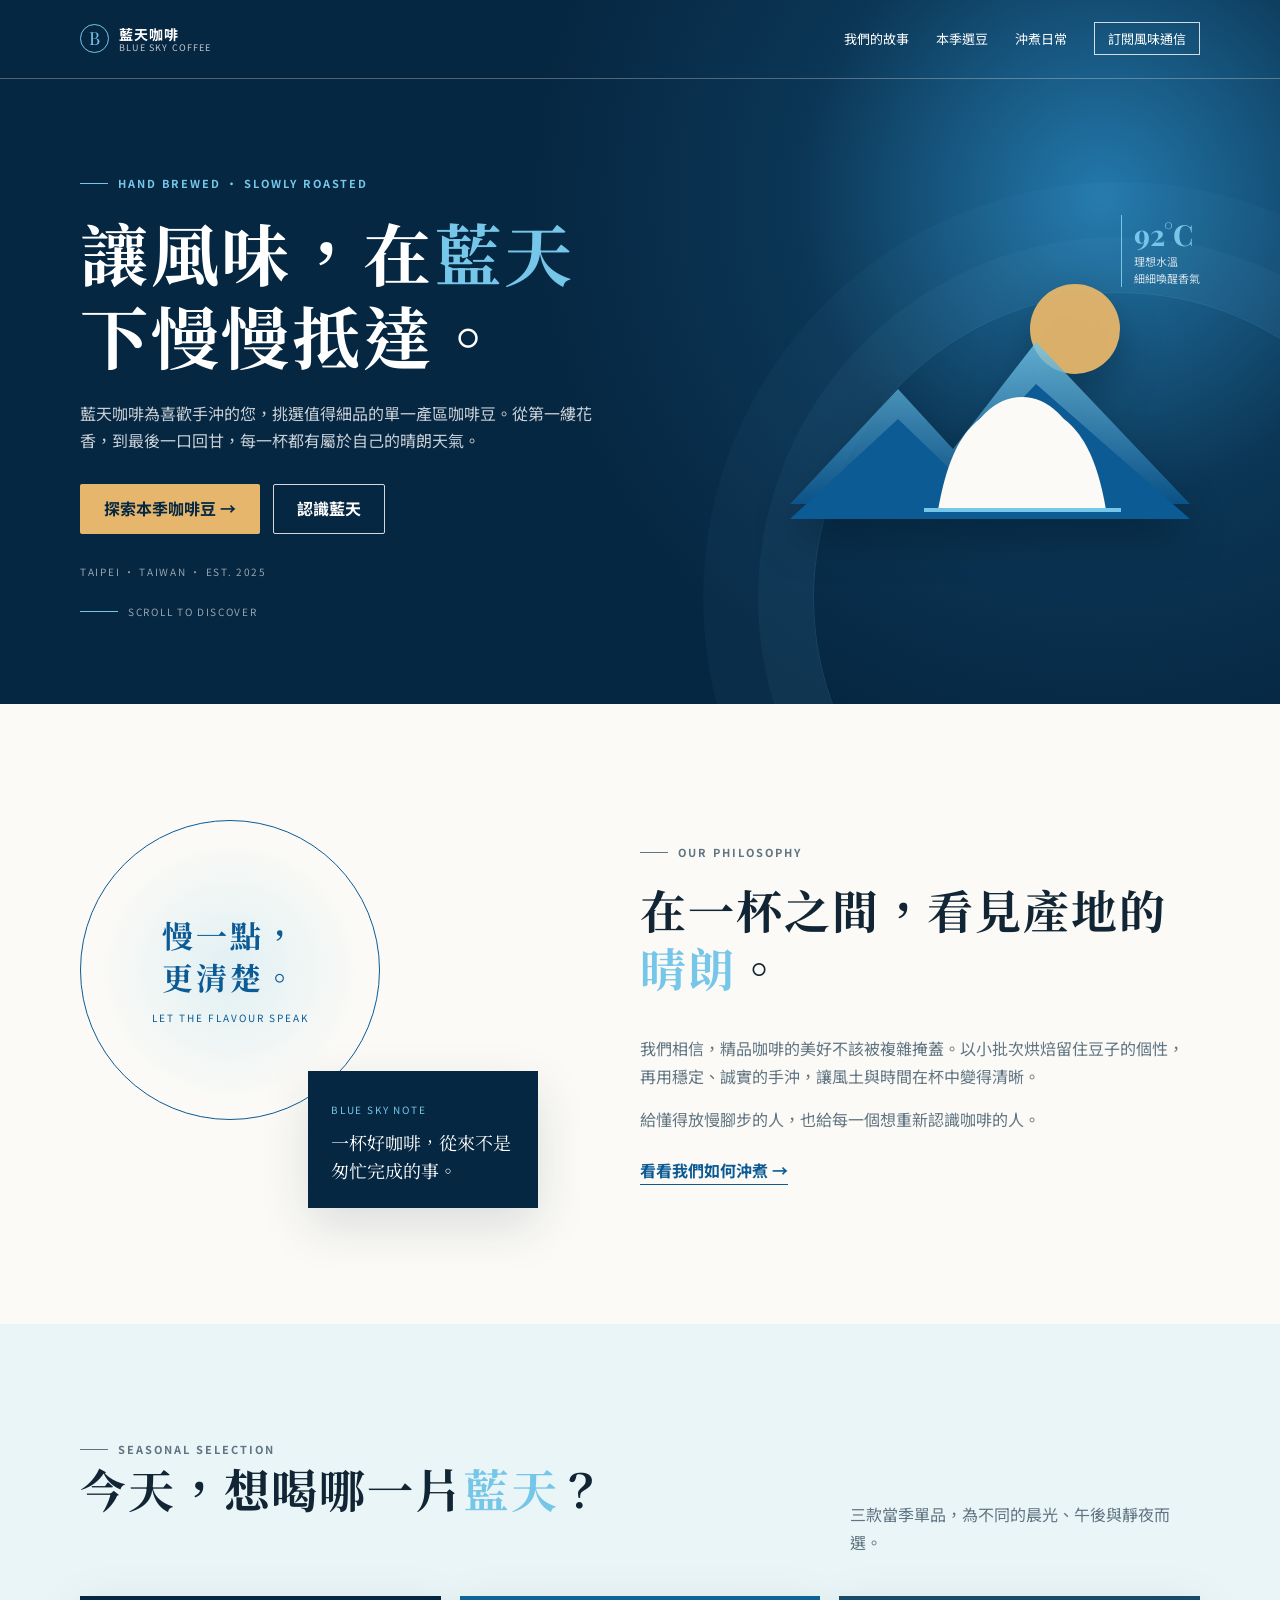
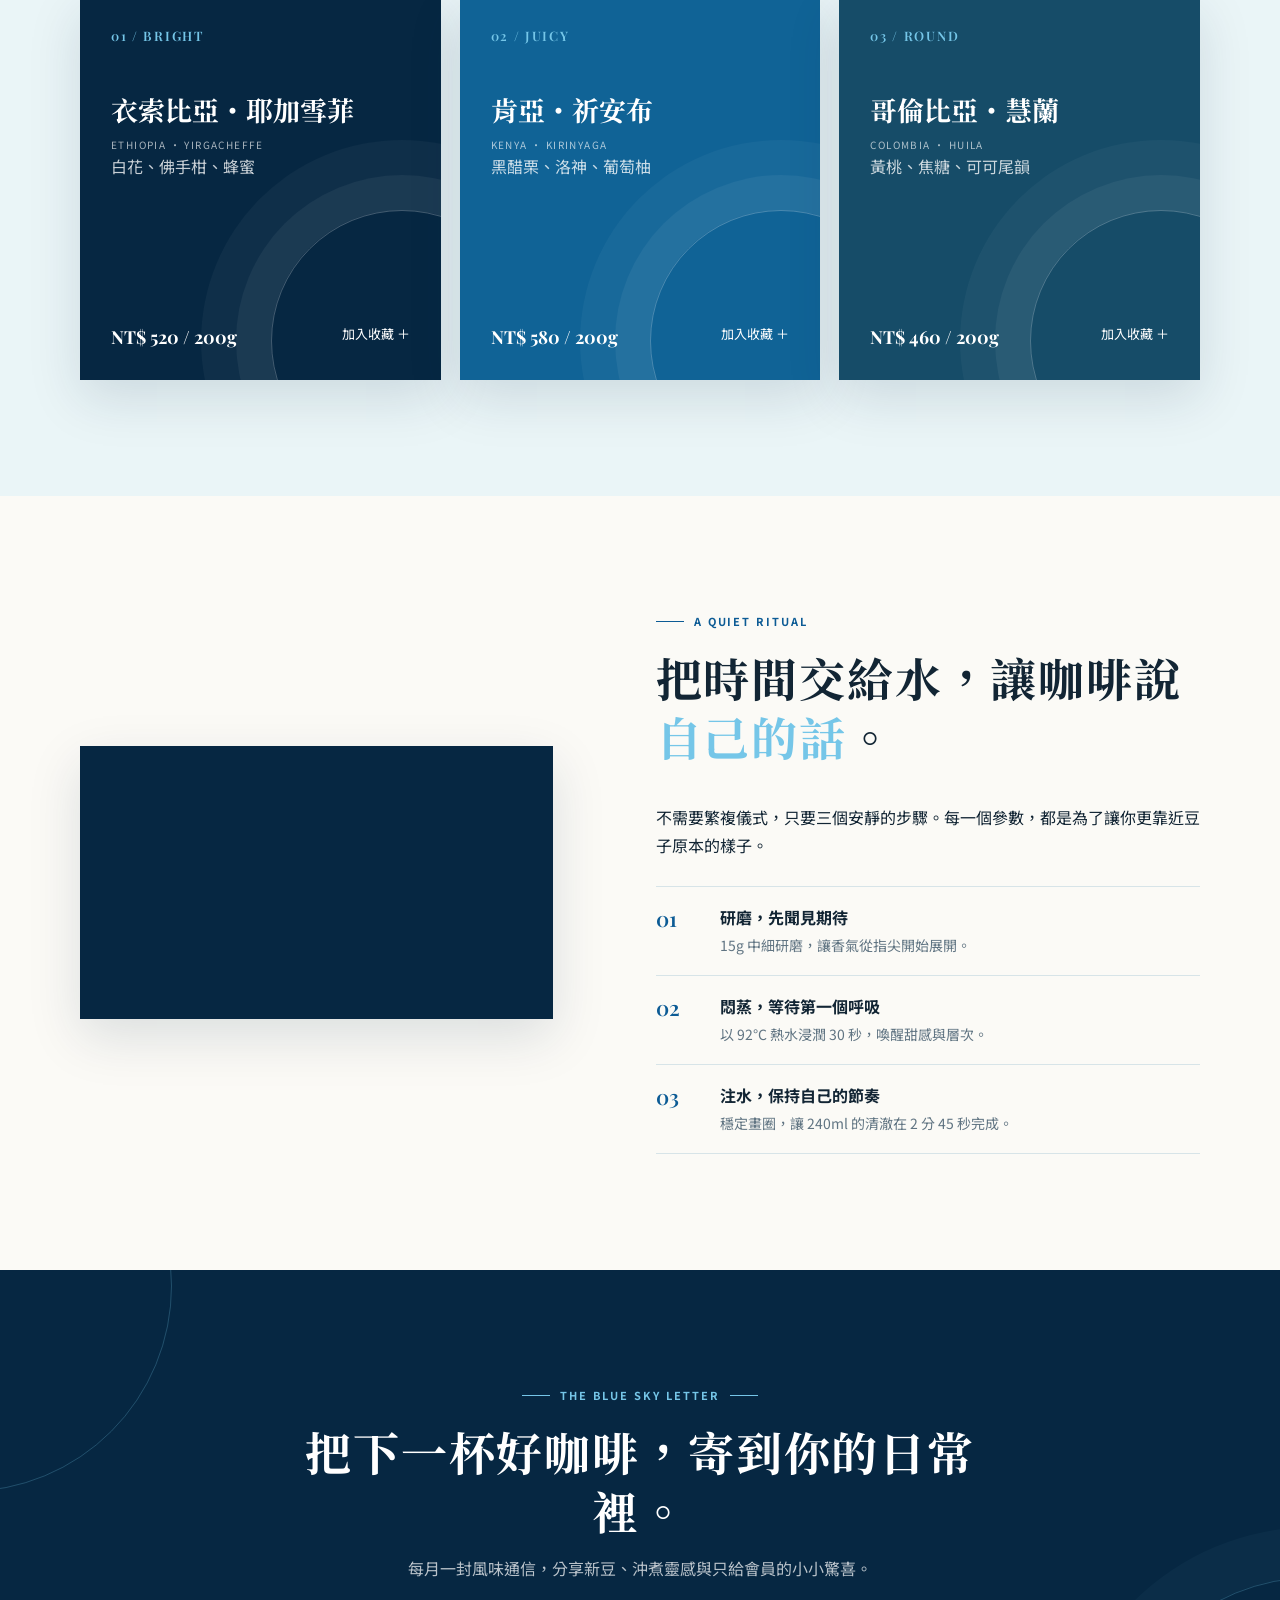
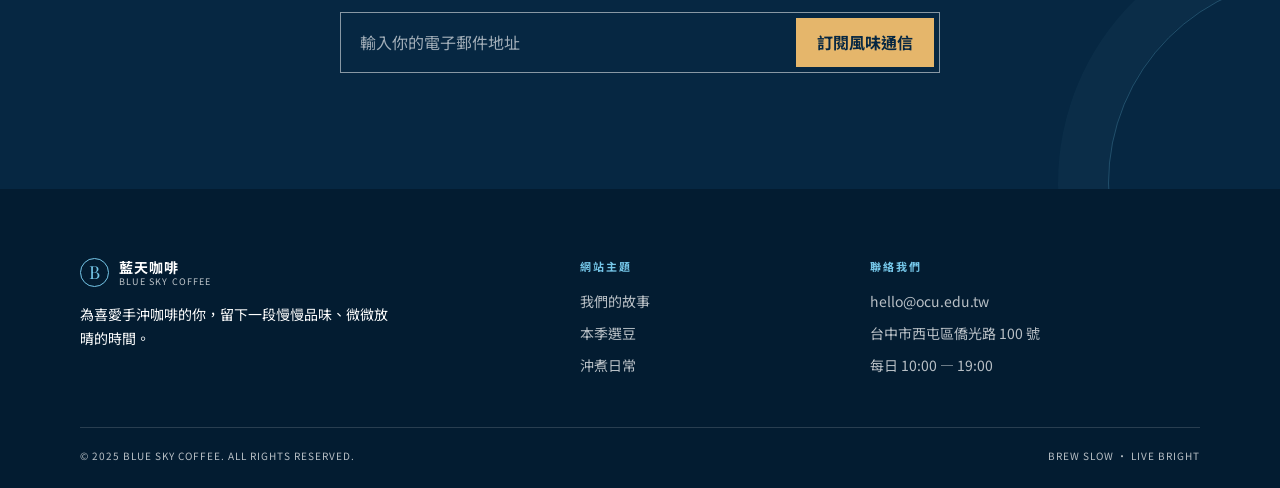
<file: openpage4/index.html>
<!doctype html>
<html lang="zh-Hant">
<head>
  <meta charset="UTF-8">
  <meta name="viewport" content="width=device-width, initial-scale=1.0">
  <meta name="description" content="藍天咖啡，為手沖咖啡愛好者挑選當季精品咖啡豆，讓每一杯都清澈、明亮、值得細品。">
  <title>藍天咖啡｜讓風味，慢慢抵達</title>
  <link rel="preconnect" href="https://fonts.googleapis.com">
  <link rel="preconnect" href="https://fonts.gstatic.com" crossorigin>
  <link href="https://fonts.googleapis.com/css2?family=Noto+Sans+TC:wght@400;500;700&family=Noto+Serif+TC:wght@600;700;900&family=Playfair+Display:wght@600;700&display=swap" rel="stylesheet">
  <style>
    :root{--navy:#062742;--blue:#0c5b95;--sky:#75c6e8;--mist:#eaf5f7;--cream:#fbfaf6;--ink:#122534;--muted:#607482;--line:#d7e4e8;--sand:#e5b66b;--shadow:0 18px 50px rgba(6,39,66,.13)}
    *{box-sizing:border-box} html{scroll-behavior:smooth} body{margin:0;background:var(--cream);color:var(--ink);font-family:"Noto Sans TC",sans-serif;font-size:16px;line-height:1.7} a{color:inherit;text-decoration:none} button,input{font:inherit} button{cursor:pointer} .wrap{width:min(1120px,calc(100% - 48px));margin:auto} :focus-visible{outline:3px solid var(--sky);outline-offset:4px}
    header{position:absolute;z-index:10;top:0;left:0;width:100%;border-bottom:1px solid rgba(255,255,255,.28)} nav{height:78px;display:flex;align-items:center;justify-content:space-between;gap:25px}.brand{display:flex;align-items:center;gap:10px;color:#fff;line-height:1.2}.brand-mark{display:grid;place-items:center;width:29px;height:29px;border:1px solid var(--sky);border-radius:50%;font-family:"Playfair Display",serif;color:var(--sky);font-size:18px}.brand strong{font-size:14px;letter-spacing:.08em}.brand small{display:block;font-size:9px;letter-spacing:.13em;color:rgba(255,255,255,.75)}.nav-links{display:flex;align-items:center;gap:27px;list-style:none;margin:0;padding:0;color:#fff;font-size:13px}.nav-links a:not(.nav-cta){position:relative}.nav-links a:not(.nav-cta):after{content:"";position:absolute;right:0;bottom:-7px;width:0;height:1px;background:var(--sky);transition:width .25s}.nav-links a:not(.nav-cta):hover:after{width:100%;left:0}.nav-cta{border:1px solid rgba(255,255,255,.8);padding:6px 13px;transition:.25s}.nav-cta:hover{background:#fff;color:var(--navy)}.menu-toggle{display:none;border:0;background:transparent;color:#fff;font-size:25px}
    .hero{min-height:704px;padding:122px 0 72px;background:radial-gradient(circle at 86% 28%,#2379ac 0,rgba(35,121,172,.18) 25%,transparent 47%),var(--navy);color:#fff;overflow:hidden;position:relative}.hero:after{content:"";position:absolute;right:-145px;bottom:-200px;width:610px;height:610px;border:1px solid rgba(117,198,232,.16);border-radius:50%;box-shadow:0 0 0 55px rgba(117,198,232,.05),0 0 0 110px rgba(117,198,232,.035)}.hero-grid{display:grid;grid-template-columns:1.02fr .98fr;align-items:center;gap:45px;min-height:510px;position:relative;z-index:1}.eyebrow{display:flex;align-items:center;gap:10px;margin:0 0 18px;color:var(--blue);font-size:11px;font-weight:700;letter-spacing:.18em}.eyebrow:before{content:"";width:28px;height:1px;background:currentColor}.hero .eyebrow{color:var(--sky)}h1,h2,h3,p{margin-top:0}.hero h1{max-width:650px;margin-bottom:23px;font-family:"Noto Serif TC",serif;font-size:clamp(42px,5.5vw,68px);line-height:1.22;letter-spacing:.04em}.sky-text{color:var(--sky)}.hero-lede{max-width:535px;color:rgba(255,255,255,.78);margin-bottom:30px}.hero-actions{display:flex;flex-wrap:wrap;gap:13px}.button{display:inline-flex;justify-content:center;align-items:center;min-height:50px;padding:10px 23px;border:1px solid transparent;border-radius:2px;font-weight:700;transition:transform .2s,background .2s,color .2s}.button:hover{transform:translateY(-2px)}.button.primary{background:var(--sand);color:var(--navy)}.button.secondary{border-color:rgba(255,255,255,.82);color:#fff}.button.secondary:hover{background:#fff;color:var(--navy)}.origin{margin:29px 0 0;color:rgba(255,255,255,.58);font-size:10px;letter-spacing:.17em}.scroll-note{position:absolute;bottom:2px;display:flex;align-items:center;gap:10px;color:rgba(255,255,255,.58);font-size:10px;letter-spacing:.17em}.scroll-note:before{content:"";width:38px;height:1px;background:var(--sky)}.hero-art{height:420px;position:relative}.hero-art img{position:absolute;width:400px;height:300px;right:10px;bottom:28px;object-fit:contain;filter:drop-shadow(0 20px 20px rgba(1,19,34,.38));}.temp-note{position:absolute;right:0;top:48px;border-left:1px solid var(--sky);padding-left:12px;color:rgba(255,255,255,.8);font-size:11px;line-height:1.55}.temp-note b{font:700 29px "Playfair Display",serif;color:var(--sky)}
    section:not(.hero){padding:116px 0}.section-title{font:700 clamp(30px,4vw,46px)/1.28 "Noto Serif TC",serif;letter-spacing:.04em}.story-grid,.brew-grid{display:grid;grid-template-columns:.9fr 1.1fr;align-items:center;gap:clamp(45px,8vw,105px)}.seal-stage{height:388px;position:relative}.seal{display:grid;place-content:center;width:300px;height:300px;border:1px solid var(--blue);border-radius:50%;background:radial-gradient(circle,rgba(117,198,232,.2),transparent 63%);color:var(--blue);text-align:center}.seal b{font:700 31px/1.35 "Noto Serif TC",serif;letter-spacing:.1em}.seal span{margin-top:12px;font-size:10px;letter-spacing:.2em}.sky-note{position:absolute;right:0;bottom:0;width:230px;padding:23px;background:var(--navy);color:#fff;box-shadow:var(--shadow)}.sky-note small{color:var(--sky);font-size:10px;letter-spacing:.18em}.sky-note p{margin:8px 0 0;font-family:"Noto Serif TC",serif;font-size:18px;line-height:1.55}.story-copy p{color:var(--muted)}.text-link{display:inline-block;margin-top:8px;color:var(--blue);font-weight:700;border-bottom:1px solid currentColor}
    .coffee{background:var(--mist)}.title-row{display:flex;align-items:end;justify-content:space-between;gap:28px;margin-bottom:40px}.title-row p{max-width:350px;margin:0;color:var(--muted)}.coffee-grid{display:grid;grid-template-columns:repeat(3,1fr);gap:19px}.coffee-card{position:relative;isolation:isolate;overflow:hidden;display:flex;flex-direction:column;min-height:384px;padding:31px;background:var(--navy);color:#fff;box-shadow:var(--shadow)}.coffee-card:nth-child(2){background:#106396}.coffee-card:nth-child(3){background:#164c68}.coffee-card:after{content:"";position:absolute;z-index:-1;right:-92px;bottom:-92px;width:260px;height:260px;border:1px solid rgba(255,255,255,.24);border-radius:50%;box-shadow:0 0 0 35px rgba(255,255,255,.05),0 0 0 70px rgba(255,255,255,.035)}.coffee-number{font:600 13px "Playfair Display",serif;letter-spacing:.13em;color:var(--sky)}.coffee-card h3{margin:48px 0 8px;font:700 27px/1.35 "Noto Serif TC",serif}.region{font-size:10px;letter-spacing:.14em;color:rgba(255,255,255,.65)}.flavour{color:rgba(255,255,255,.78)}.card-bottom{display:flex;align-items:end;justify-content:space-between;gap:10px;margin-top:auto}.price{font:700 18px "Playfair Display",serif}.favorite{border:0;background:transparent;padding:4px 0;color:#fff;font-size:13px;transition:color .2s}.favorite:hover{color:var(--sand)}
    .brew-grid{grid-template-columns:.93fr 1.07fr}.video-wrap{aspect-ratio:560/315;background:var(--navy);box-shadow:var(--shadow)}.video-wrap iframe{width:100%;height:100%;border:0}.steps{list-style:none;margin:27px 0 0;padding:0;border-top:1px solid var(--line)}.steps li{display:grid;grid-template-columns:48px 1fr;gap:16px;padding:17px 0;border-bottom:1px solid var(--line)}.step-no{font:600 21px "Playfair Display",serif;color:var(--blue)}.steps h3{margin:0 0 3px;font-size:16px}.steps p{margin:0;color:var(--muted);font-size:14px}
    .visit{position:relative;overflow:hidden;background:var(--navy);color:#fff;text-align:center}.visit:before,.visit:after{content:"";position:absolute;width:410px;height:410px;border:1px solid rgba(117,198,232,.25);border-radius:50%}.visit:before{left:-240px;top:-190px}.visit:after{right:-240px;bottom:-200px;box-shadow:0 0 0 50px rgba(117,198,232,.04)}.visit .wrap{position:relative;z-index:1;max-width:720px}.visit .eyebrow{justify-content:center;color:var(--sky)}.visit .eyebrow:after{content:"";width:28px;height:1px;background:currentColor}.visit h2{margin-bottom:15px}.visit p{color:rgba(255,255,255,.72)}.subscribe-form{display:flex;margin:30px auto 0;max-width:600px;padding:5px;border:1px solid rgba(255,255,255,.52)}.subscribe-form input{flex:1;min-width:0;border:0;background:transparent;padding:11px 14px;color:#fff;outline:0}.subscribe-form input::placeholder{color:rgba(255,255,255,.62)}.subscribe-form button{border:0;background:var(--sand);padding:10px 21px;color:var(--navy);font-weight:700}
    footer{background:#031c31;color:rgba(255,255,255,.72);padding:68px 0 24px}.footer-grid{display:grid;grid-template-columns:1.5fr .8fr 1.1fr;gap:50px}.footer-brand{color:#fff}.footer-brand .brand{margin-bottom:16px}.footer-brand p{max-width:310px;font-size:14px}.footer-title{margin:0 0 14px;color:var(--sky);font-size:11px;font-weight:700;letter-spacing:.18em}.footer-links{display:grid;gap:8px;font-size:14px}.footer-links a:hover{color:var(--sky)}.footer-base{display:flex;justify-content:space-between;gap:16px;margin-top:49px;padding-top:19px;border-top:1px solid rgba(255,255,255,.15);font-size:10px;letter-spacing:.1em}.toast{position:fixed;z-index:20;right:22px;bottom:22px;max-width:min(360px,calc(100% - 44px));border-left:3px solid var(--sand);padding:13px 17px;background:var(--navy);color:#fff;box-shadow:var(--shadow);opacity:0;transform:translateY(12px);pointer-events:none;transition:.25s}.toast.show{opacity:1;transform:none}.reveal{opacity:0;transform:translateY(18px);transition:opacity .65s ease,transform .65s ease}.reveal.visible{opacity:1;transform:none}
    @media(max-width:820px){.menu-toggle{display:block}.nav-links{position:absolute;top:78px;left:0;width:100%;max-height:0;overflow:hidden;display:block;background:#05233c;transition:max-height .3s}.nav-links.open{max-height:300px}.nav-links li{border-bottom:1px solid rgba(255,255,255,.1)}.nav-links a{display:block;padding:13px 24px}.nav-links .nav-cta{margin:10px 24px}.hero{min-height:710px}.hero-grid{grid-template-columns:1fr;padding-top:25px}.hero-art{height:225px}.hero-art img{width:320px;height:240px;right:50%;bottom:-12px;transform:translateX(50%)}.temp-note{right:8%;top:2px}.scroll-note{display:none}.story-grid,.brew-grid{grid-template-columns:1fr;gap:45px}.coffee-grid{grid-template-columns:repeat(2,1fr)}.coffee-card:nth-child(3){grid-column:span 2}.footer-grid{grid-template-columns:1fr 1fr}.footer-brand{grid-column:span 2}}
    @media(max-width:560px){.wrap{width:calc(100% - 34px)}.brand strong{font-size:13px}.hero{min-height:680px;padding-top:105px}.hero h1{font-size:40px}.hero-lede{font-size:14px}.hero-art{height:185px}.hero-art img{width:270px;height:205px}.temp-note{display:none}section:not(.hero){padding:76px 0}.seal-stage{height:310px}.seal{width:245px;height:245px}.seal b{font-size:25px}.sky-note{width:185px;padding:17px}.sky-note p{font-size:15px}.title-row{display:block;margin-bottom:28px}.title-row p{margin-top:14px}.coffee-grid{grid-template-columns:1fr}.coffee-card,.coffee-card:nth-child(3){grid-column:auto;min-height:330px}.video-wrap{margin:0 -17px}.subscribe-form{flex-direction:column;gap:5px}.subscribe-form input,.subscribe-form button{width:100%;min-height:48px}.footer-grid{grid-template-columns:1fr;gap:30px}.footer-brand{grid-column:auto}.footer-base{display:block;line-height:2}.footer-base span{display:block}}
    @media(prefers-reduced-motion:reduce){html{scroll-behavior:auto}.reveal{opacity:1;transform:none;transition:none}*,*:before,*:after{transition-duration:.01ms!important;animation-duration:.01ms!important}}
  </style>
</head>
<body>
  <header id="top"><nav class="wrap" aria-label="主要導覽"><a class="brand" href="#top" aria-label="回到藍天咖啡首頁"><span class="brand-mark">B</span><span><strong>藍天咖啡</strong><small>BLUE SKY COFFEE</small></span></a><button class="menu-toggle" type="button" aria-label="開啟導覽選單" aria-controls="navLinks" aria-expanded="false">☰</button><ul class="nav-links" id="navLinks"><li><a href="#story">我們的故事</a></li><li><a href="#coffee">本季選豆</a></li><li><a href="#brew">沖煮日常</a></li><li><a class="nav-cta" href="#visit">訂閱風味通信</a></li></ul></nav></header>
  <main>
    <section class="hero" aria-labelledby="heroTitle"><div class="wrap hero-grid"><div><p class="eyebrow">HAND BREWED · SLOWLY ROASTED</p><h1 id="heroTitle">讓風味，在<span class="sky-text">藍天</span>下慢慢抵達。</h1><p class="hero-lede">藍天咖啡為喜歡手沖的您，挑選值得細品的單一產區咖啡豆。從第一縷花香，到最後一口回甘，每一杯都有屬於自己的晴朗天氣。</p><div class="hero-actions"><a class="button primary" href="#coffee">探索本季咖啡豆 →</a><a class="button secondary" href="#story">認識藍天</a></div><p class="origin">TAIPEI · TAIWAN · EST. 2025</p></div><div class="hero-art" aria-hidden="true"><img alt="" src="data:image/svg+xml,%3Csvg xmlns='http://www.w3.org/2000/svg' viewBox='0 0 400 300'%3E%3Cdefs%3E%3ClinearGradient id='g' x1='0' x2='0' y1='0' y2='1'%3E%3Cstop stop-color='%2375c6e8'/%3E%3Cstop offset='1' stop-color='%230c5b95'/%3E%3C/linearGradient%3E%3C/defs%3E%3Ccircle cx='285' cy='70' r='45' fill='%23e5b66b' opacity='.95'/%3E%3Cpath d='M0 245 108 130l55 60 83-107 154 162z' fill='url(%23g)' opacity='.8'/%3E%3Cpath d='M0 260 108 160l55 53 83-88 154 135z' fill='%230c5b95'/%3E%3Cpath d='M148 251c10-55 28-104 84-104s75 51 84 104z' fill='%23fbfaf6'/%3E%3Cpath d='M174 200c13-37 34-57 58-57s44 20 58 57' fill='none' stroke='%23fbfaf6' stroke-width='10'/%3E%3Cpath d='M134 251h197' stroke='%2375c6e8' stroke-width='4'/%3E%3C/svg%3E"><div class="temp-note"><b>92°C</b><br>理想水溫<br>細細喚醒香氣</div></div><p class="scroll-note">SCROLL TO DISCOVER</p></div></section>
    <section id="story"><div class="wrap story-grid"><div class="seal-stage reveal"><div class="seal"><b>慢一點，<br>更清楚。</b><span>LET THE FLAVOUR SPEAK</span></div><div class="sky-note"><small>BLUE SKY NOTE</small><p>一杯好咖啡，從來不是匆忙完成的事。</p></div></div><div class="story-copy reveal"><p class="eyebrow">OUR PHILOSOPHY</p><h2 class="section-title">在一杯之間，看見產地的<span class="sky-text">晴朗</span>。</h2><p>我們相信，精品咖啡的美好不該被複雜掩蓋。以小批次烘焙留住豆子的個性，再用穩定、誠實的手沖，讓風土與時間在杯中變得清晰。</p><p>給懂得放慢腳步的人，也給每一個想重新認識咖啡的人。</p><a class="text-link" href="#brew">看看我們如何沖煮 →</a></div></div></section>
    <section class="coffee" id="coffee"><div class="wrap"><div class="title-row reveal"><div><p class="eyebrow">SEASONAL SELECTION</p><h2 class="section-title">今天，想喝哪一片<span class="sky-text">藍天</span>？</h2></div><p>三款當季單品，為不同的晨光、午後與靜夜而選。</p></div><div class="coffee-grid"><article class="coffee-card reveal"><span class="coffee-number">01 / BRIGHT</span><h3>衣索比亞・耶加雪菲</h3><span class="region">ETHIOPIA · YIRGACHEFFE</span><p class="flavour">白花、佛手柑、蜂蜜</p><div class="card-bottom"><span class="price">NT$ 520 / 200g</span><button class="favorite" type="button" data-coffee="衣索比亞・耶加雪菲" aria-label="將衣索比亞・耶加雪菲加入收藏">加入收藏 ＋</button></div></article><article class="coffee-card reveal"><span class="coffee-number">02 / JUICY</span><h3>肯亞・祈安布</h3><span class="region">KENYA · KIRINYAGA</span><p class="flavour">黑醋栗、洛神、葡萄柚</p><div class="card-bottom"><span class="price">NT$ 580 / 200g</span><button class="favorite" type="button" data-coffee="肯亞・祈安布" aria-label="將肯亞・祈安布加入收藏">加入收藏 ＋</button></div></article><article class="coffee-card reveal"><span class="coffee-number">03 / ROUND</span><h3>哥倫比亞・慧蘭</h3><span class="region">COLOMBIA · HUILA</span><p class="flavour">黃桃、焦糖、可可尾韻</p><div class="card-bottom"><span class="price">NT$ 460 / 200g</span><button class="favorite" type="button" data-coffee="哥倫比亞・慧蘭" aria-label="將哥倫比亞・慧蘭加入收藏">加入收藏 ＋</button></div></article></div></div></section>
    <section id="brew"><div class="wrap brew-grid"><div class="video-wrap reveal"><iframe src="https://www.youtube.com/embed/hMOYa4EBntI" title="藍天咖啡手沖日常影片" allowfullscreen></iframe></div><div class="reveal"><p class="eyebrow">A QUIET RITUAL</p><h2 class="section-title">把時間交給水，讓咖啡說<span class="sky-text">自己的話</span>。</h2><p>不需要繁複儀式，只要三個安靜的步驟。每一個參數，都是為了讓你更靠近豆子原本的樣子。</p><ol class="steps"><li><span class="step-no">01</span><div><h3>研磨，先聞見期待</h3><p>15g 中細研磨，讓香氣從指尖開始展開。</p></div></li><li><span class="step-no">02</span><div><h3>悶蒸，等待第一個呼吸</h3><p>以 92°C 熱水浸潤 30 秒，喚醒甜感與層次。</p></div></li><li><span class="step-no">03</span><div><h3>注水，保持自己的節奏</h3><p>穩定畫圈，讓 240ml 的清澈在 2 分 45 秒完成。</p></div></li></ol></div></div></section>
    <section class="visit" id="visit"><div class="wrap reveal"><p class="eyebrow">THE BLUE SKY LETTER</p><h2 class="section-title">把下一杯好咖啡，寄到你的日常裡。</h2><p>每月一封風味通信，分享新豆、沖煮靈感與只給會員的小小驚喜。</p><form class="subscribe-form" id="subscribeForm"><input type="email" required aria-label="電子郵件地址" placeholder="輸入你的電子郵件地址"><button type="submit">訂閱風味通信</button></form></div></section>
  </main>
  <footer><div class="wrap"><div class="footer-grid"><div class="footer-brand"><div class="brand"><span class="brand-mark">B</span><span><strong>藍天咖啡</strong><small>BLUE SKY COFFEE</small></span></div><p>為喜愛手沖咖啡的你，留下一段慢慢品味、微微放晴的時間。</p></div><div><p class="footer-title">網站主題</p><div class="footer-links"><a href="#story">我們的故事</a><a href="#coffee">本季選豆</a><a href="#brew">沖煮日常</a></div></div><div><p class="footer-title">聯絡我們</p><div class="footer-links"><a href="mailto:hello@bluesky.coffee">hello@bluesky.coffee</a><a href="https://www.google.com/maps/search/?api=1&amp;query=%E5%83%91%E5%85%89%E7%A7%91%E6%8A%80%E5%A4%A7%E5%AD%B8" target="_blank" rel="noopener">台中市西屯區僑光路 100 號</a><span>每日 10:00 — 19:00</span></div></div></div><div class="footer-base"><span>© 2025 BLUE SKY COFFEE. ALL RIGHTS RESERVED.</span><span>BREW SLOW · LIVE BRIGHT</span></div></div></footer>
  <div class="toast" id="toast" role="status" aria-live="polite"></div>
  <script>
    const contactLink=document.querySelector('a[href="mailto:hello@bluesky.coffee"]'); if(contactLink){contactLink.href='mailto:hello@ocu.edu.tw';contactLink.textContent='hello@ocu.edu.tw'}
    const toggle=document.querySelector('.menu-toggle'), links=document.querySelector('.nav-links');
    function closeMenu(){links.classList.remove('open');toggle.setAttribute('aria-expanded','false');toggle.setAttribute('aria-label','開啟導覽選單');toggle.textContent='☰'}
    toggle.addEventListener('click',()=>{const open=links.classList.toggle('open');toggle.setAttribute('aria-expanded',String(open));toggle.setAttribute('aria-label',open?'關閉導覽選單':'開啟導覽選單');toggle.textContent=open?'×':'☰'});
    document.querySelectorAll('.nav-links a').forEach(a=>a.addEventListener('click',closeMenu));
    const toast=document.querySelector('#toast'); let toastTimer;
    function showToast(message){clearTimeout(toastTimer);toast.textContent=message;toast.classList.add('show');toastTimer=setTimeout(()=>toast.classList.remove('show'),2600)}
    document.querySelectorAll('[data-coffee]').forEach(button=>button.addEventListener('click',()=>showToast(`已將「${button.dataset.coffee}」加入你的收藏。`)));
    document.querySelector('#subscribeForm').addEventListener('submit',event=>{event.preventDefault();event.currentTarget.reset();showToast('謝謝訂閱，下一封晴朗的風味通信即將寄出。')});
    const revealItems=document.querySelectorAll('.reveal'), reduced=matchMedia('(prefers-reduced-motion: reduce)').matches;
    if(reduced||!('IntersectionObserver' in window)){revealItems.forEach(el=>el.classList.add('visible'))}else{const observer=new IntersectionObserver(entries=>entries.forEach(entry=>{if(entry.isIntersecting){entry.target.classList.add('visible');observer.unobserve(entry.target)}}),{threshold:.12});revealItems.forEach(el=>observer.observe(el))}
  </script>
</body>
</html>
</file>
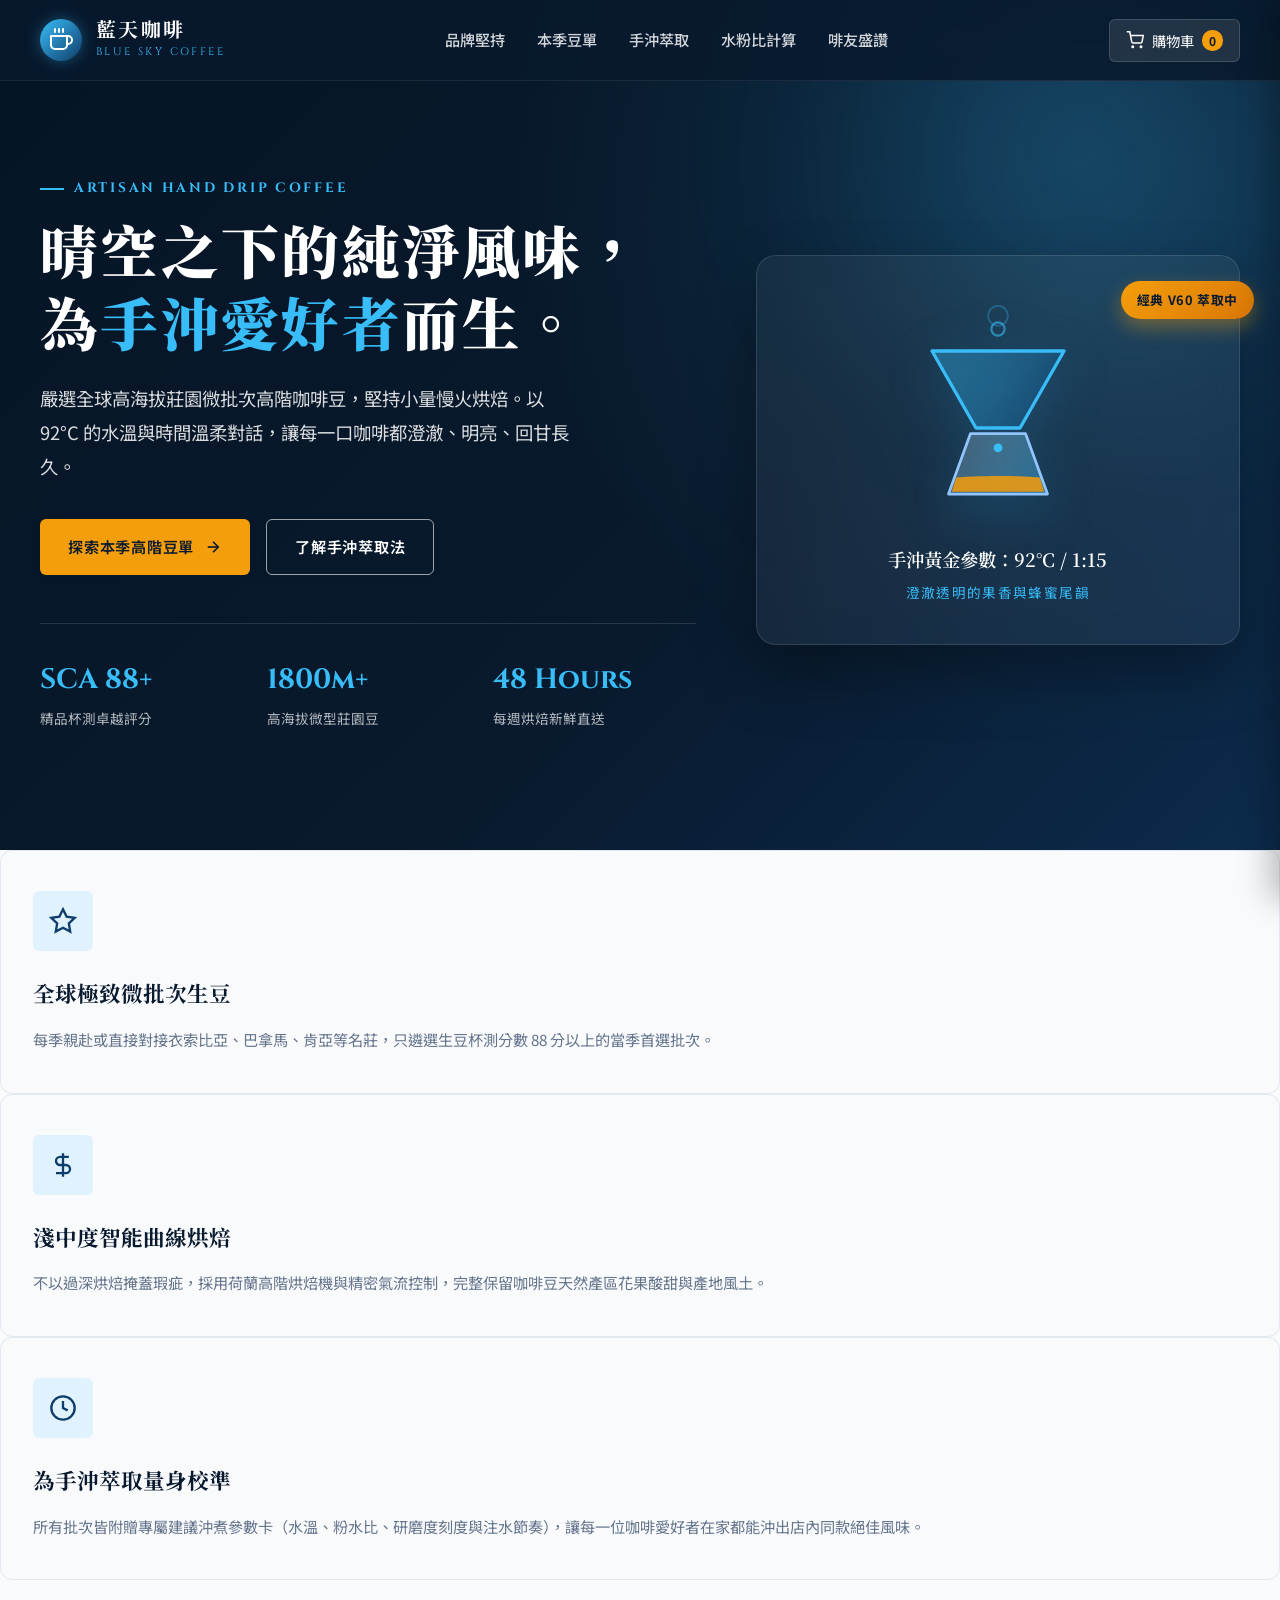
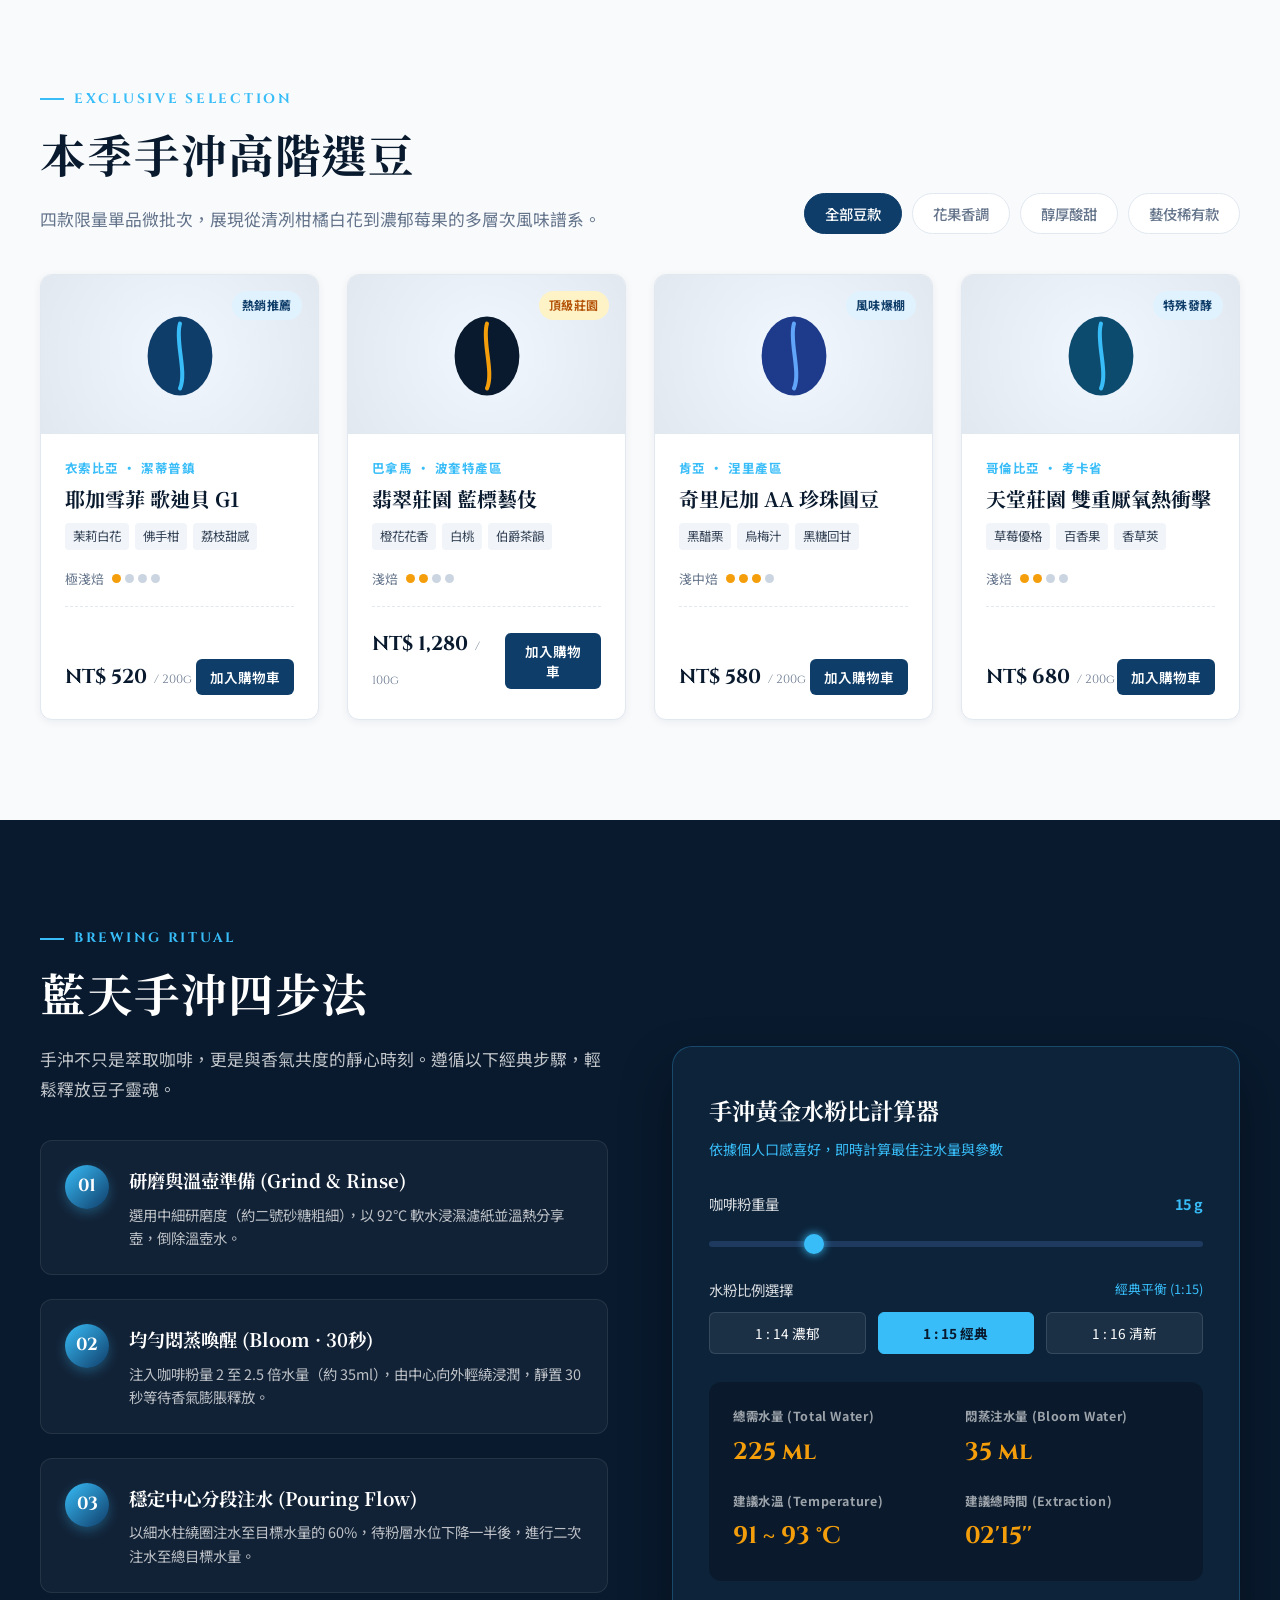
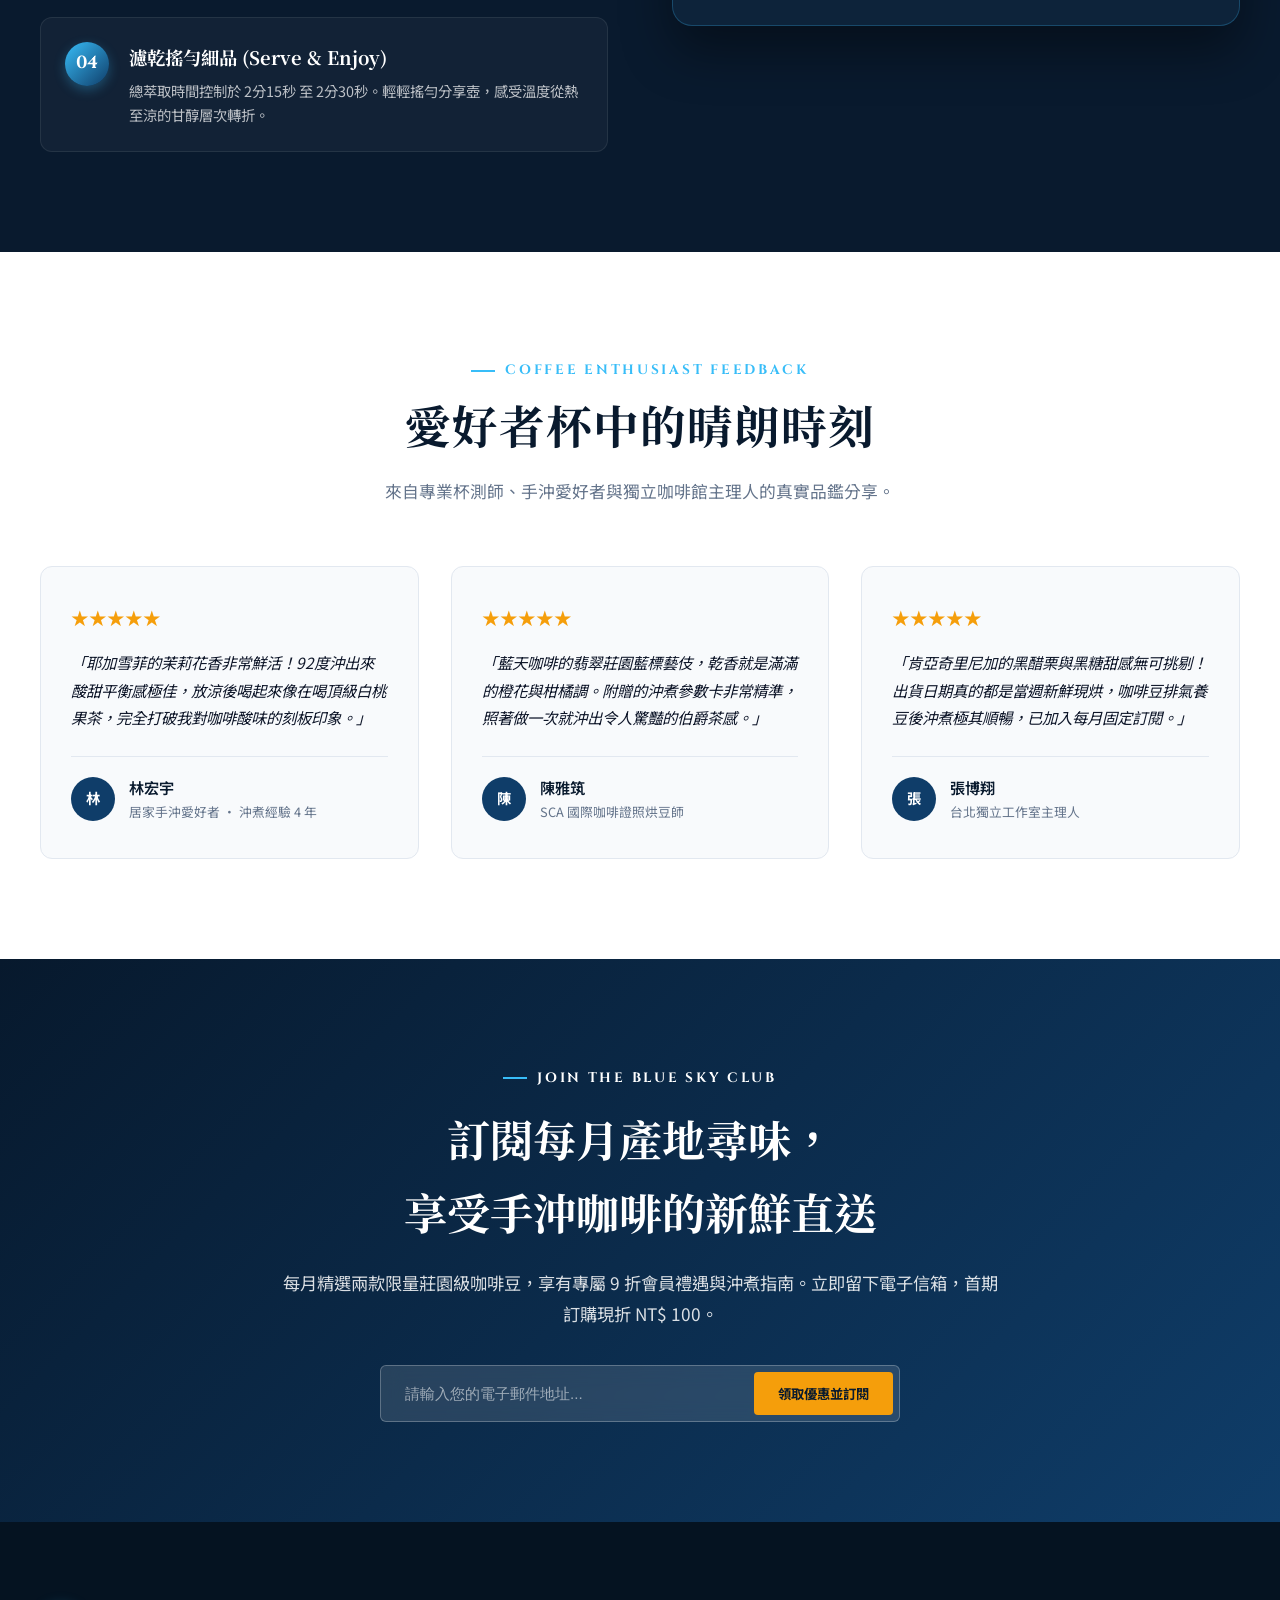
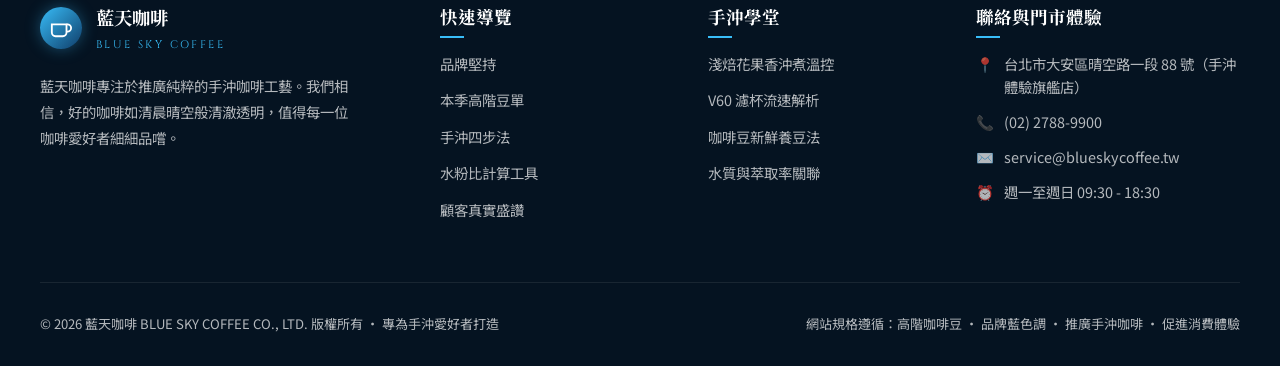
<file: outline/index.html>
<!DOCTYPE html>
<html lang="zh-TW">
<head>
  <meta charset="UTF-8">
  <meta name="viewport" content="width=device-width, initial-scale=1.0">
  <meta name="description" content="藍天咖啡 Blue Sky Coffee - 專為手沖咖啡愛好者打造的頂級單品咖啡豆品牌。精選莊園級微批次高階咖啡豆，讓每一杯手沖都純淨透澈。">
  <title>藍天咖啡 Blue Sky Coffee ｜ 高階手沖精品咖啡豆專門</title>
  
  <!-- Google Fonts -->
  <link rel="preconnect" href="https://fonts.googleapis.com">
  <link rel="preconnect" href="https://fonts.gstatic.com" crossorigin>
  <link href="https://fonts.googleapis.com/css2?family=Cinzel:wght@500;700&family=Noto+Sans+TC:wght@300;400;500;600;700&family=Noto+Serif+TC:wght@500;600;700;900&display=swap" rel="stylesheet">

  <style>
    /* ==========================================================================
       CSS Variables & Base Reset
       ========================================================================== */
    :root {
      --primary-navy: #091a2e;      /* 深海深藍 - 沉穩高端背景 */
      --primary-blue: #0f3d69;      /* 品牌經典藍 */
      --sky-blue: #38bdf8;          /* 晴空亮天藍 - 強調與亮點 */
      --sky-light: #e0f2fe;         /* 輕盈天藍霧色 */
      --accent-gold: #f59e0b;       /* 咖啡烘焙琥珀金 */
      --accent-gold-hover: #d97706; /* 深琥珀金 */
      
      --bg-white: #ffffff;
      --bg-light: #f8fafc;
      --bg-surface: #f1f5f9;
      --border-color: #e2e8f0;
      
      --text-dark: #0f172a;         /* 深色文字 */
      --text-muted: #64748b;        /* 次要文字 */
      --text-light: #f8fafc;        /* 淺色文字 */
      
      --font-serif: "Noto Serif TC", serif;
      --font-sans: "Noto Sans TC", sans-serif;
      --font-display: "Cinzel", serif;
      
      --shadow-sm: 0 2px 8px rgba(9, 26, 46, 0.06);
      --shadow-md: 0 10px 30px rgba(9, 26, 46, 0.08);
      --shadow-lg: 0 20px 45px rgba(9, 26, 46, 0.14);
      --radius-sm: 6px;
      --radius-md: 12px;
      --radius-lg: 20px;
      --transition: all 0.3s cubic-bezier(0.4, 0, 0.2, 1);
    }

    *, *::before, *::after {
      box-sizing: border-box;
      margin: 0;
      padding: 0;
    }

    html {
      scroll-behavior: smooth;
      font-size: 16px;
    }

    body {
      font-family: var(--font-sans);
      color: var(--text-dark);
      background-color: var(--bg-light);
      line-height: 1.7;
      overflow-x: hidden;
      -webkit-font-smoothing: antialiased;
    }

    a {
      color: inherit;
      text-decoration: none;
      transition: var(--transition);
    }

    button {
      font-family: inherit;
      border: none;
      cursor: pointer;
      outline: none;
      transition: var(--transition);
    }

    img {
      max-width: 100%;
      height: auto;
      display: block;
    }

    .container {
      width: min(1200px, calc(100% - 48px));
      margin: 0 auto;
    }

    .section {
      padding: 100px 0;
    }

    /* Headings & Texts */
    .eyebrow {
      display: inline-flex;
      align-items: center;
      gap: 10px;
      font-family: var(--font-display);
      font-size: 0.85rem;
      font-weight: 700;
      letter-spacing: 0.2em;
      color: var(--sky-blue);
      text-transform: uppercase;
      margin-bottom: 12px;
    }

    .eyebrow::before {
      content: "";
      width: 24px;
      height: 2px;
      background-color: var(--sky-blue);
    }

    .section-title {
      font-family: var(--font-serif);
      font-size: clamp(2rem, 3.8vw, 2.85rem);
      font-weight: 700;
      color: var(--primary-navy);
      line-height: 1.35;
      margin-bottom: 20px;
      letter-spacing: 0.02em;
    }

    .section-desc {
      font-size: 1.05rem;
      color: var(--text-muted);
      max-width: 620px;
      line-height: 1.8;
    }

    /* Buttons */
    .btn {
      display: inline-flex;
      align-items: center;
      justify-content: center;
      gap: 10px;
      padding: 14px 28px;
      border-radius: var(--radius-sm);
      font-size: 0.95rem;
      font-weight: 600;
      letter-spacing: 0.05em;
      box-shadow: var(--shadow-sm);
    }

    .btn-gold {
      background-color: var(--accent-gold);
      color: var(--primary-navy);
    }
    .btn-gold:hover {
      background-color: var(--accent-gold-hover);
      color: #fff;
      transform: translateY(-2px);
      box-shadow: 0 8px 20px rgba(245, 158, 11, 0.35);
    }

    .btn-blue {
      background-color: var(--primary-blue);
      color: #ffffff;
    }
    .btn-blue:hover {
      background-color: #0b2d4f;
      transform: translateY(-2px);
      box-shadow: 0 8px 20px rgba(15, 61, 105, 0.3);
    }

    .btn-outline {
      background: transparent;
      border: 1.5px solid rgba(255, 255, 255, 0.6);
      color: #ffffff;
    }
    .btn-outline:hover {
      background-color: rgba(255, 255, 255, 0.12);
      border-color: #ffffff;
      transform: translateY(-2px);
    }

    /* ==========================================================================
       Header & Navbar
       ========================================================================== */
    .site-header {
      position: fixed;
      top: 0;
      left: 0;
      width: 100%;
      z-index: 1000;
      background: rgba(9, 26, 46, 0.88);
      backdrop-filter: blur(14px);
      -webkit-backdrop-filter: blur(14px);
      border-bottom: 1px solid rgba(255, 255, 255, 0.08);
      transition: var(--transition);
    }

    .navbar {
      display: flex;
      align-items: center;
      justify-content: space-between;
      height: 80px;
    }

    .brand-logo {
      display: flex;
      align-items: center;
      gap: 14px;
      color: #fff;
    }

    .brand-icon {
      width: 42px;
      height: 42px;
      border-radius: 50%;
      background: linear-gradient(135deg, var(--sky-blue), var(--primary-blue));
      display: flex;
      align-items: center;
      justify-content: center;
      box-shadow: 0 0 15px rgba(56, 189, 248, 0.35);
    }

    .brand-text h1 {
      font-family: var(--font-serif);
      font-size: 1.25rem;
      letter-spacing: 0.12em;
      margin: 0;
      line-height: 1.1;
    }

    .brand-text span {
      font-family: var(--font-display);
      font-size: 0.68rem;
      letter-spacing: 0.22em;
      color: var(--sky-blue);
      display: block;
      margin-top: 3px;
    }

    .nav-menu {
      display: flex;
      align-items: center;
      list-style: none;
      gap: 32px;
    }

    .nav-link {
      color: rgba(255, 255, 255, 0.82);
      font-size: 0.95rem;
      font-weight: 500;
      position: relative;
      padding: 6px 0;
    }

    .nav-link::after {
      content: "";
      position: absolute;
      bottom: 0;
      left: 0;
      width: 0;
      height: 2px;
      background: var(--sky-blue);
      transition: width 0.3s ease;
    }

    .nav-link:hover {
      color: #ffffff;
    }

    .nav-link:hover::after {
      width: 100%;
    }

    .nav-actions {
      display: flex;
      align-items: center;
      gap: 16px;
    }

    .cart-btn {
      position: relative;
      background: rgba(255, 255, 255, 0.1);
      border: 1px solid rgba(255, 255, 255, 0.15);
      color: #fff;
      padding: 10px 16px;
      border-radius: var(--radius-sm);
      display: flex;
      align-items: center;
      gap: 8px;
      font-size: 0.9rem;
    }

    .cart-btn:hover {
      background: rgba(255, 255, 255, 0.18);
    }

    .cart-badge {
      background: var(--accent-gold);
      color: var(--primary-navy);
      font-size: 0.75rem;
      font-weight: 700;
      padding: 2px 7px;
      border-radius: 10px;
    }

    .mobile-toggle {
      display: none;
      background: transparent;
      color: #fff;
      font-size: 1.6rem;
      padding: 6px;
    }

    /* ==========================================================================
       Hero Section
       ========================================================================== */
    .hero {
      position: relative;
      background: radial-gradient(circle at 85% 20%, rgba(56, 189, 248, 0.15), transparent 45%),
                  linear-gradient(135deg, #061525 0%, var(--primary-navy) 60%, #0c2b4c 100%);
      color: #ffffff;
      padding-top: 170px;
      padding-bottom: 120px;
      overflow: hidden;
    }

    .hero-glow {
      position: absolute;
      top: -150px;
      right: -100px;
      width: 600px;
      height: 600px;
      border-radius: 50%;
      background: radial-gradient(circle, rgba(56, 189, 248, 0.2) 0%, transparent 70%);
      filter: blur(80px);
      pointer-events: none;
    }

    .hero-grid {
      display: grid;
      grid-template-columns: 1.15fr 0.85fr;
      gap: 60px;
      align-items: center;
    }

    .hero-content {
      position: relative;
      z-index: 2;
    }

    .hero-title {
      font-family: var(--font-serif);
      font-size: clamp(2.5rem, 4.5vw, 3.8rem);
      font-weight: 900;
      line-height: 1.25;
      letter-spacing: 0.04em;
      margin-bottom: 24px;
    }

    .hero-title span.highlight {
      color: var(--sky-blue);
      position: relative;
    }

    .hero-subtitle {
      font-size: 1.15rem;
      color: rgba(255, 255, 255, 0.85);
      line-height: 1.85;
      margin-bottom: 36px;
      max-width: 540px;
    }

    .hero-cta-group {
      display: flex;
      flex-wrap: wrap;
      gap: 16px;
      margin-bottom: 48px;
    }

    .hero-stats {
      display: grid;
      grid-template-columns: repeat(3, 1fr);
      gap: 24px;
      border-top: 1px solid rgba(255, 255, 255, 0.12);
      padding-top: 32px;
    }

    .stat-item h3 {
      font-family: var(--font-display);
      font-size: 1.75rem;
      color: var(--sky-blue);
      margin-bottom: 4px;
    }

    .stat-item p {
      font-size: 0.85rem;
      color: rgba(255, 255, 255, 0.7);
    }

    /* Hero Visual Card */
    .hero-visual {
      position: relative;
      z-index: 2;
    }

    .hero-glass-card {
      background: rgba(255, 255, 255, 0.05);
      backdrop-filter: blur(16px);
      -webkit-backdrop-filter: blur(16px);
      border: 1px solid rgba(255, 255, 255, 0.12);
      border-radius: var(--radius-lg);
      padding: 40px;
      box-shadow: 0 30px 60px rgba(0, 0, 0, 0.35);
      position: relative;
      text-align: center;
    }

    .dripper-svg {
      width: 220px;
      height: 220px;
      margin: 0 auto 20px;
      filter: drop-shadow(0 15px 25px rgba(56, 189, 248, 0.25));
      animation: float 4s ease-in-out infinite;
    }

    @keyframes float {
      0%, 100% { transform: translateY(0); }
      50% { transform: translateY(-8px); }
    }

    .badge-float {
      position: absolute;
      top: 25px;
      right: -15px;
      background: linear-gradient(135deg, var(--accent-gold), var(--accent-gold-hover));
      color: var(--primary-navy);
      font-weight: 700;
      font-size: 0.8rem;
      padding: 8px 16px;
      border-radius: 30px;
      box-shadow: 0 8px 20px rgba(245, 158, 11, 0.4);
      letter-spacing: 0.05em;
    }

    .dripper-status {
      font-family: var(--font-serif);
      font-size: 1.15rem;
      font-weight: 600;
      color: #fff;
      margin-bottom: 6px;
    }

    .dripper-sub {
      font-size: 0.85rem;
      color: var(--sky-blue);
      letter-spacing: 0.1em;
    }

    /* ==========================================================================
       Brand Pillars (品牌風格: 高階咖啡豆)
       ========================================================================== */
    .pillars-section {
      background-color: var(--bg-white);
    }

    .pillars-grid {
      display: grid;
      grid-template-columns: repeat(3, 1fr);
      gap: 32px;
      margin-top: 60px;
    }

    .pillar-card {
      background: var(--bg-light);
      border: 1px solid var(--border-color);
      border-radius: var(--radius-md);
      padding: 40px 32px;
      transition: var(--transition);
      position: relative;
      overflow: hidden;
    }

    .pillar-card::before {
      content: "";
      position: absolute;
      top: 0;
      left: 0;
      width: 100%;
      height: 4px;
      background: linear-gradient(90deg, var(--primary-blue), var(--sky-blue));
      opacity: 0;
      transition: var(--transition);
    }

    .pillar-card:hover {
      transform: translateY(-8px);
      box-shadow: var(--shadow-md);
      border-color: #cbd5e1;
    }

    .pillar-card:hover::before {
      opacity: 1;
    }

    .pillar-icon {
      width: 60px;
      height: 60px;
      border-radius: var(--radius-sm);
      background: var(--sky-light);
      color: var(--primary-blue);
      display: flex;
      align-items: center;
      justify-content: center;
      font-size: 1.8rem;
      margin-bottom: 24px;
    }

    .pillar-title {
      font-family: var(--font-serif);
      font-size: 1.35rem;
      color: var(--primary-navy);
      margin-bottom: 14px;
    }

    .pillar-desc {
      color: var(--text-muted);
      font-size: 0.95rem;
      line-height: 1.75;
    }

    /* ==========================================================================
       Coffee Menu Showcase (功能: 吸引客戶消費咖啡)
       ========================================================================== */
    .menu-section {
      background-color: var(--bg-light);
    }

    .menu-header-wrap {
      display: flex;
      justify-content: space-between;
      align-items: flex-end;
      flex-wrap: wrap;
      gap: 24px;
      margin-bottom: 40px;
    }

    /* Filter Tabs */
    .filter-tabs {
      display: flex;
      gap: 10px;
      flex-wrap: wrap;
    }

    .filter-btn {
      padding: 9px 20px;
      border-radius: 30px;
      background: var(--bg-white);
      border: 1px solid var(--border-color);
      color: var(--text-muted);
      font-size: 0.9rem;
      font-weight: 500;
    }

    .filter-btn.active, .filter-btn:hover {
      background: var(--primary-blue);
      color: #ffffff;
      border-color: var(--primary-blue);
    }

    .beans-grid {
      display: grid;
      grid-template-columns: repeat(4, 1fr);
      gap: 28px;
    }

    .bean-card {
      background: var(--bg-white);
      border: 1px solid var(--border-color);
      border-radius: var(--radius-md);
      overflow: hidden;
      display: flex;
      flex-direction: column;
      transition: var(--transition);
      box-shadow: var(--shadow-sm);
      position: relative;
    }

    .bean-card:hover {
      transform: translateY(-6px);
      box-shadow: var(--shadow-lg);
      border-color: #93c5fd;
    }

    .bean-tag {
      position: absolute;
      top: 16px;
      right: 16px;
      background: var(--sky-light);
      color: var(--primary-blue);
      font-size: 0.75rem;
      font-weight: 700;
      padding: 4px 10px;
      border-radius: 20px;
      letter-spacing: 0.05em;
    }

    .bean-visual-box {
      background: radial-gradient(circle at center, #f0f7ff, #e2e8f0);
      padding: 36px 20px 24px;
      text-align: center;
      border-bottom: 1px solid var(--border-color);
    }

    .bean-avatar-svg {
      width: 90px;
      height: 90px;
      margin: 0 auto;
      transition: var(--transition);
    }

    .bean-card:hover .bean-avatar-svg {
      transform: scale(1.08) rotate(-4deg);
    }

    .bean-body {
      padding: 24px;
      display: flex;
      flex-direction: column;
      flex-grow: 1;
    }

    .bean-origin {
      font-size: 0.78rem;
      font-weight: 700;
      color: var(--sky-blue);
      text-transform: uppercase;
      letter-spacing: 0.12em;
      margin-bottom: 6px;
    }

    .bean-name {
      font-family: var(--font-serif);
      font-size: 1.25rem;
      font-weight: 700;
      color: var(--primary-navy);
      margin-bottom: 10px;
      line-height: 1.4;
    }

    .bean-notes {
      font-size: 0.88rem;
      color: var(--text-muted);
      margin-bottom: 18px;
      display: flex;
      flex-wrap: wrap;
      gap: 6px;
    }

    .note-pill {
      background: var(--bg-surface);
      color: #334155;
      padding: 3px 8px;
      border-radius: 4px;
      font-size: 0.78rem;
    }

    .bean-roast {
      display: flex;
      align-items: center;
      gap: 8px;
      font-size: 0.8rem;
      color: var(--text-muted);
      margin-bottom: 20px;
      padding-bottom: 16px;
      border-bottom: 1px dashed var(--border-color);
    }

    .roast-meter {
      display: flex;
      gap: 4px;
    }

    .roast-dot {
      width: 9px;
      height: 9px;
      border-radius: 50%;
      background: #cbd5e1;
    }

    .roast-dot.active {
      background: var(--accent-gold);
    }

    .bean-footer {
      margin-top: auto;
      display: flex;
      align-items: center;
      justify-content: space-between;
    }

    .bean-price {
      font-family: var(--font-display);
      font-size: 1.25rem;
      font-weight: 700;
      color: var(--primary-navy);
    }

    .bean-price small {
      font-size: 0.75rem;
      font-weight: 400;
      color: var(--text-muted);
      margin-left: 2px;
    }

    .add-cart-btn {
      background: var(--primary-blue);
      color: #fff;
      padding: 8px 14px;
      border-radius: var(--radius-sm);
      font-size: 0.85rem;
      font-weight: 600;
      display: inline-flex;
      align-items: center;
      gap: 6px;
    }

    .add-cart-btn:hover {
      background: var(--accent-gold);
      color: var(--primary-navy);
    }

    /* ==========================================================================
       Pour-Over Guide (用途: 推廣手沖咖啡)
       ========================================================================== */
    .brew-section {
      background: var(--primary-navy);
      color: #ffffff;
      position: relative;
    }

    .brew-grid {
      display: grid;
      grid-template-columns: 1fr 1fr;
      gap: 64px;
      align-items: center;
    }

    .brew-steps-list {
      display: flex;
      flex-direction: column;
      gap: 24px;
      margin-top: 36px;
    }

    .brew-step-item {
      display: flex;
      gap: 20px;
      background: rgba(255, 255, 255, 0.04);
      border: 1px solid rgba(255, 255, 255, 0.08);
      padding: 24px;
      border-radius: var(--radius-md);
      transition: var(--transition);
    }

    .brew-step-item:hover {
      background: rgba(255, 255, 255, 0.08);
      border-color: var(--sky-blue);
      transform: translateX(6px);
    }

    .step-badge {
      width: 44px;
      height: 44px;
      flex-shrink: 0;
      border-radius: 50%;
      background: linear-gradient(135deg, var(--sky-blue), var(--primary-blue));
      color: #ffffff;
      font-family: var(--font-display);
      font-size: 1.1rem;
      font-weight: 700;
      display: flex;
      align-items: center;
      justify-content: center;
      box-shadow: 0 4px 12px rgba(56, 189, 248, 0.3);
    }

    .step-content h4 {
      font-family: var(--font-serif);
      font-size: 1.15rem;
      margin-bottom: 6px;
      color: #ffffff;
    }

    .step-content p {
      font-size: 0.9rem;
      color: rgba(255, 255, 255, 0.72);
      line-height: 1.65;
    }

    /* Ratio Calculator Card */
    .calc-card {
      background: #0d233a;
      border: 1px solid rgba(56, 189, 248, 0.25);
      border-radius: var(--radius-lg);
      padding: 44px 36px;
      box-shadow: 0 25px 50px rgba(0, 0, 0, 0.4);
      position: relative;
    }

    .calc-card-title {
      font-family: var(--font-serif);
      font-size: 1.45rem;
      color: #ffffff;
      margin-bottom: 8px;
    }

    .calc-card-subtitle {
      font-size: 0.88rem;
      color: var(--sky-blue);
      margin-bottom: 30px;
    }

    .calc-field {
      margin-bottom: 24px;
    }

    .calc-label {
      display: flex;
      justify-content: space-between;
      font-size: 0.9rem;
      color: rgba(255, 255, 255, 0.85);
      margin-bottom: 10px;
    }

    .calc-slider {
      width: 100%;
      height: 6px;
      border-radius: 3px;
      background: #1e3a5f;
      outline: none;
      -webkit-appearance: none;
    }

    .calc-slider::-webkit-slider-thumb {
      -webkit-appearance: none;
      width: 20px;
      height: 20px;
      border-radius: 50%;
      background: var(--sky-blue);
      cursor: pointer;
      box-shadow: 0 0 10px var(--sky-blue);
    }

    .ratio-options {
      display: grid;
      grid-template-columns: repeat(3, 1fr);
      gap: 12px;
      margin-top: 10px;
    }

    .ratio-btn {
      padding: 10px 8px;
      background: rgba(255, 255, 255, 0.06);
      border: 1px solid rgba(255, 255, 255, 0.12);
      color: #ffffff;
      border-radius: var(--radius-sm);
      font-size: 0.85rem;
      text-align: center;
    }

    .ratio-btn.active, .ratio-btn:hover {
      background: var(--sky-blue);
      color: var(--primary-navy);
      font-weight: 700;
      border-color: var(--sky-blue);
    }

    .calc-results {
      background: rgba(0, 0, 0, 0.25);
      border-radius: var(--radius-md);
      padding: 24px;
      margin-top: 28px;
      display: grid;
      grid-template-columns: repeat(2, 1fr);
      gap: 18px;
    }

    .result-box h5 {
      font-size: 0.78rem;
      color: rgba(255, 255, 255, 0.6);
      margin-bottom: 4px;
      letter-spacing: 0.05em;
    }

    .result-box p {
      font-family: var(--font-display);
      font-size: 1.5rem;
      font-weight: 700;
      color: var(--accent-gold);
    }

    /* ==========================================================================
       Customer Reviews (目標受眾: 咖啡愛好者)
       ========================================================================== */
    .reviews-section {
      background-color: var(--bg-white);
    }

    .reviews-grid {
      display: grid;
      grid-template-columns: repeat(3, 1fr);
      gap: 32px;
      margin-top: 60px;
    }

    .review-card {
      background: var(--bg-light);
      border: 1px solid var(--border-color);
      border-radius: var(--radius-md);
      padding: 36px 30px;
      display: flex;
      flex-direction: column;
      justify-content: space-between;
      transition: var(--transition);
    }

    .review-card:hover {
      box-shadow: var(--shadow-md);
      border-color: #cbd5e1;
    }

    .review-stars {
      color: var(--accent-gold);
      font-size: 1.1rem;
      margin-bottom: 16px;
    }

    .review-text {
      font-size: 0.96rem;
      color: var(--text-dark);
      line-height: 1.8;
      margin-bottom: 24px;
      font-style: italic;
    }

    .reviewer-info {
      display: flex;
      align-items: center;
      gap: 14px;
      border-top: 1px solid var(--border-color);
      padding-top: 18px;
    }

    .reviewer-avatar {
      width: 44px;
      height: 44px;
      border-radius: 50%;
      background: var(--primary-blue);
      color: #fff;
      display: flex;
      align-items: center;
      justify-content: center;
      font-weight: 700;
      font-size: 0.9rem;
    }

    .reviewer-name {
      font-weight: 600;
      font-size: 0.95rem;
      color: var(--primary-navy);
    }

    .reviewer-role {
      font-size: 0.8rem;
      color: var(--text-muted);
    }

    /* ==========================================================================
       CTA / VIP Subscription Section
       ========================================================================== */
    .cta-section {
      background: linear-gradient(135deg, #07192d 0%, var(--primary-blue) 100%);
      color: #ffffff;
      text-align: center;
      position: relative;
      overflow: hidden;
    }

    .cta-box {
      max-width: 720px;
      margin: 0 auto;
      position: relative;
      z-index: 2;
    }

    .cta-title {
      font-family: var(--font-serif);
      font-size: clamp(2rem, 3.5vw, 2.7rem);
      margin-bottom: 18px;
      color: #ffffff;
    }

    .cta-desc {
      font-size: 1.08rem;
      color: rgba(255, 255, 255, 0.85);
      margin-bottom: 36px;
      line-height: 1.8;
    }

    .subscribe-form {
      display: flex;
      max-width: 520px;
      margin: 0 auto;
      background: rgba(255, 255, 255, 0.12);
      border: 1px solid rgba(255, 255, 255, 0.25);
      border-radius: var(--radius-sm);
      padding: 6px;
      backdrop-filter: blur(10px);
    }

    .subscribe-input {
      flex: 1;
      background: transparent;
      border: none;
      padding: 12px 18px;
      color: #ffffff;
      font-size: 0.95rem;
      outline: none;
    }

    .subscribe-input::placeholder {
      color: rgba(255, 255, 255, 0.55);
    }

    .subscribe-btn {
      background: var(--accent-gold);
      color: var(--primary-navy);
      font-weight: 700;
      padding: 12px 24px;
      border-radius: 4px;
      white-space: nowrap;
    }

    .subscribe-btn:hover {
      background: #fbbf24;
    }

    /* ==========================================================================
       Cart Drawer (側欄購物車)
       ========================================================================== */
    .cart-drawer-overlay {
      position: fixed;
      inset: 0;
      background: rgba(0, 0, 0, 0.6);
      backdrop-filter: blur(4px);
      z-index: 2000;
      opacity: 0;
      visibility: hidden;
      transition: var(--transition);
    }

    .cart-drawer-overlay.active {
      opacity: 1;
      visibility: visible;
    }

    .cart-drawer {
      position: fixed;
      top: 0;
      right: 0;
      width: min(420px, 100%);
      height: 100%;
      background: #ffffff;
      z-index: 2001;
      box-shadow: -10px 0 30px rgba(0, 0, 0, 0.25);
      transform: translateX(100%);
      transition: transform 0.35s cubic-bezier(0.4, 0, 0.2, 1);
      display: flex;
      flex-direction: column;
    }

    .cart-drawer.active {
      transform: translateX(0);
    }

    .cart-drawer-header {
      padding: 24px;
      border-bottom: 1px solid var(--border-color);
      display: flex;
      align-items: center;
      justify-content: space-between;
    }

    .cart-drawer-header h3 {
      font-family: var(--font-serif);
      font-size: 1.25rem;
      color: var(--primary-navy);
    }

    .close-drawer-btn {
      background: transparent;
      font-size: 1.5rem;
      color: var(--text-muted);
      line-height: 1;
    }

    .cart-drawer-items {
      padding: 24px;
      flex: 1;
      overflow-y: auto;
      display: flex;
      flex-direction: column;
      gap: 18px;
    }

    .cart-item {
      display: flex;
      align-items: center;
      justify-content: space-between;
      padding-bottom: 16px;
      border-bottom: 1px solid var(--border-color);
    }

    .cart-item-info h4 {
      font-size: 0.95rem;
      color: var(--primary-navy);
      margin-bottom: 4px;
    }

    .cart-item-info p {
      font-size: 0.85rem;
      color: var(--text-muted);
    }

    .cart-item-price {
      font-family: var(--font-display);
      font-weight: 700;
      color: var(--primary-blue);
    }

    .cart-drawer-footer {
      padding: 24px;
      border-top: 1px solid var(--border-color);
      background: var(--bg-light);
    }

    .cart-total-row {
      display: flex;
      justify-content: space-between;
      font-size: 1.1rem;
      font-weight: 700;
      margin-bottom: 18px;
      color: var(--primary-navy);
    }

    .checkout-btn {
      width: 100%;
      padding: 14px;
      background: var(--primary-blue);
      color: #fff;
      border-radius: var(--radius-sm);
      font-size: 1rem;
      font-weight: 700;
    }

    .checkout-btn:hover {
      background: var(--accent-gold);
      color: var(--primary-navy);
    }

    /* Toast Notification */
    .toast-msg {
      position: fixed;
      bottom: 30px;
      left: 50%;
      transform: translateX(-50%) translateY(100px);
      background: var(--primary-navy);
      color: #fff;
      padding: 14px 28px;
      border-radius: 40px;
      box-shadow: 0 10px 30px rgba(0, 0, 0, 0.35);
      border: 1px solid var(--sky-blue);
      font-size: 0.95rem;
      z-index: 3000;
      opacity: 0;
      pointer-events: none;
      transition: transform 0.3s ease, opacity 0.3s ease;
      display: flex;
      align-items: center;
      gap: 10px;
    }

    .toast-msg.show {
      transform: translateX(-50%) translateY(0);
      opacity: 1;
    }

    /* ==========================================================================
       Footer
       ========================================================================== */
    .site-footer {
      background: #051321;
      color: rgba(255, 255, 255, 0.7);
      padding: 80px 0 30px;
      font-size: 0.9rem;
    }

    .footer-grid {
      display: grid;
      grid-template-columns: 1.6fr 1fr 1fr 1.2fr;
      gap: 48px;
      padding-bottom: 60px;
      border-bottom: 1px solid rgba(255, 255, 255, 0.08);
    }

    .footer-brand p {
      margin: 18px 0 24px;
      line-height: 1.8;
      max-width: 320px;
    }

    .footer-title {
      color: #ffffff;
      font-family: var(--font-serif);
      font-size: 1.1rem;
      margin-bottom: 20px;
      position: relative;
    }

    .footer-title::after {
      content: "";
      position: absolute;
      bottom: -6px;
      left: 0;
      width: 24px;
      height: 2px;
      background: var(--sky-blue);
    }

    .footer-links {
      list-style: none;
      display: flex;
      flex-direction: column;
      gap: 12px;
    }

    .footer-links a:hover {
      color: var(--sky-blue);
      transform: translateX(4px);
    }

    .footer-contact-item {
      display: flex;
      gap: 10px;
      margin-bottom: 12px;
      line-height: 1.6;
    }

    .footer-bottom {
      padding-top: 30px;
      display: flex;
      justify-content: space-between;
      align-items: center;
      flex-wrap: wrap;
      gap: 16px;
      font-size: 0.82rem;
    }

    /* ==========================================================================
       Responsive Media Queries
       ========================================================================== */
    @media (max-width: 1024px) {
      .beans-grid {
        grid-template-columns: repeat(2, 1fr);
      }
      .pillars-grid, .reviews-grid {
        grid-template-columns: repeat(2, 1fr);
      }
      .footer-grid {
        grid-template-columns: repeat(2, 1fr);
      }
      .brew-grid {
        grid-template-columns: 1fr;
        gap: 48px;
      }
    }

    @media (max-width: 768px) {
      .section {
        padding: 70px 0;
      }
      .hero-grid {
        grid-template-columns: 1fr;
        gap: 40px;
      }
      .hero-glass-card {
        padding: 30px 20px;
      }
      .mobile-toggle {
        display: block;
      }
      .nav-menu {
        position: fixed;
        top: 80px;
        left: 0;
        width: 100%;
        background: var(--primary-navy);
        flex-direction: column;
        padding: 30px 20px;
        gap: 20px;
        border-bottom: 1px solid rgba(255, 255, 255, 0.1);
        transform: translateY(-150%);
        transition: transform 0.3s ease;
      }
      .nav-menu.open {
        transform: translateY(0);
      }
      .pillars-grid, .reviews-grid, .beans-grid {
        grid-template-columns: 1fr;
      }
      .footer-grid {
        grid-template-columns: 1fr;
        gap: 36px;
      }
      .subscribe-form {
        flex-direction: column;
        background: transparent;
        border: none;
      }
      .subscribe-input {
        background: rgba(255, 255, 255, 0.12);
        border: 1px solid rgba(255, 255, 255, 0.2);
        border-radius: var(--radius-sm);
        margin-bottom: 10px;
      }
      .subscribe-btn {
        width: 100%;
        border-radius: var(--radius-sm);
      }
    }
  </style>
</head>
<body>

  <!-- ==========================================================================
       Header / Navigation Bar
       ========================================================================== -->
  <header class="site-header" id="header">
    <div class="container navbar">
      <!-- Brand Logo -->
      <a href="#hero" class="brand-logo" aria-label="藍天咖啡首頁">
        <div class="brand-icon">
          <!-- Coffee Cup & Sky Steam SVG -->
          <svg width="24" height="24" viewBox="0 0 24 24" fill="none" stroke="#ffffff" stroke-width="2" stroke-linecap="round" stroke-linejoin="round">
            <path d="M18 8h1a4 4 0 0 1 0 8h-1"></path>
            <path d="M2 8h16v9a4 4 0 0 1-4 4H6a4 4 0 0 1-4-4V8z"></path>
            <line x1="6" y1="1" x2="6" y2="4"></line>
            <line x1="10" y1="1" x2="10" y2="4"></line>
            <line x1="14" y1="1" x2="14" y2="4"></line>
          </svg>
        </div>
        <div class="brand-text">
          <h1>藍天咖啡</h1>
          <span>BLUE SKY COFFEE</span>
        </div>
      </a>

      <!-- Desktop Nav Menu -->
      <ul class="nav-menu" id="navMenu">
        <li><a href="#about" class="nav-link">品牌堅持</a></li>
        <li><a href="#menu" class="nav-link">本季豆單</a></li>
        <li><a href="#brew-guide" class="nav-link">手沖萃取</a></li>
        <li><a href="#calculator" class="nav-link">水粉比計算</a></li>
        <li><a href="#reviews" class="nav-link">啡友盛讚</a></li>
      </ul>

      <!-- Action Buttons -->
      <div class="nav-actions">
        <button class="cart-btn" id="openCartBtn" aria-label="打開購物車">
          <svg width="18" height="18" viewBox="0 0 24 24" fill="none" stroke="currentColor" stroke-width="2">
            <circle cx="9" cy="21" r="1"></circle>
            <circle cx="20" cy="21" r="1"></circle>
            <path d="M1 1h4l2.68 13.39a2 2 0 0 0 2 1.61h9.72a2 2 0 0 0 2-1.61L23 6H6"></path>
          </svg>
          <span>購物車</span>
          <span class="cart-badge" id="cartCount">0</span>
        </button>

        <button class="mobile-toggle" id="mobileToggle" aria-label="切換導覽選單">
          ☰
        </button>
      </div>
    </div>
  </header>

  <!-- ==========================================================================
       Hero Section
       ========================================================================== -->
  <section class="hero" id="hero">
    <div class="hero-glow"></div>
    <div class="container hero-grid">
      <!-- Left Content -->
      <div class="hero-content">
        <div class="eyebrow">ARTISAN HAND DRIP COFFEE</div>
        <h2 class="hero-title">
          晴空之下的純淨風味，<br>
          為<span class="highlight">手沖愛好者</span>而生。
        </h2>
        <p class="hero-subtitle">
          嚴選全球高海拔莊園微批次高階咖啡豆，堅持小量慢火烘焙。以 92°C 的水溫與時間溫柔對話，讓每一口咖啡都澄澈、明亮、回甘長久。
        </p>

        <div class="hero-cta-group">
          <a href="#menu" class="btn btn-gold">
            <span>探索本季高階豆單</span>
            <svg width="18" height="18" viewBox="0 0 24 24" fill="none" stroke="currentColor" stroke-width="2.2">
              <line x1="5" y1="12" x2="19" y2="12"></line>
              <polyline points="12 5 19 12 12 19"></polyline>
            </svg>
          </a>
          <a href="#brew-guide" class="btn btn-outline">
            <span>了解手沖萃取法</span>
          </a>
        </div>

        <!-- Metrics -->
        <div class="hero-stats">
          <div class="stat-item">
            <h3>SCA 88+</h3>
            <p>精品杯測卓越評分</p>
          </div>
          <div class="stat-item">
            <h3>1800m+</h3>
            <p>高海拔微型莊園豆</p>
          </div>
          <div class="stat-item">
            <h3>48 Hours</h3>
            <p>每週烘焙新鮮直送</p>
          </div>
        </div>
      </div>

      <!-- Right Visual Card -->
      <div class="hero-visual">
        <div class="hero-glass-card">
          <div class="badge-float">經典 V60 萃取中</div>
          
          <!-- Modern Coffee Dripper SVG -->
          <svg class="dripper-svg" viewBox="0 0 200 200" fill="none" xmlns="http://www.w3.org/2000/svg">
            <!-- Filter Cone -->
            <path d="M40 50 L160 50 L120 120 L80 120 Z" fill="url(#dripperGrad)" stroke="#38bdf8" stroke-width="3" stroke-linejoin="round"/>
            <!-- Carafe -->
            <path d="M75 125 L125 125 L145 180 L55 180 Z" fill="url(#carafeGrad)" stroke="#93c5fd" stroke-width="2.5" stroke-linejoin="round"/>
            <path d="M62 165 C62 165, 100 162, 138 165 L142 178 L58 178 Z" fill="#f59e0b" opacity="0.85"/>
            <!-- Steam Rings -->
            <circle cx="100" cy="30" r="6" stroke="#38bdf8" stroke-width="2" opacity="0.6"/>
            <circle cx="100" cy="18" r="9" stroke="#38bdf8" stroke-width="1.5" opacity="0.3"/>
            <!-- Droplet -->
            <circle cx="100" cy="138" r="4" fill="#38bdf8"/>
            <defs>
              <linearGradient id="dripperGrad" x1="40" y1="50" x2="160" y2="120" gradientUnits="userSpaceOnUse">
                <stop stop-color="#38bdf8" stop-opacity="0.35"/>
                <stop offset="1" stop-color="#0f3d69" stop-opacity="0.6"/>
              </linearGradient>
              <linearGradient id="carafeGrad" x1="55" y1="125" x2="145" y2="180" gradientUnits="userSpaceOnUse">
                <stop stop-color="#e0f2fe" stop-opacity="0.2"/>
                <stop offset="1" stop-color="#38bdf8" stop-opacity="0.4"/>
              </linearGradient>
            </defs>
          </svg>

          <div class="dripper-status">手沖黃金參數：92°C / 1:15</div>
          <div class="dripper-sub">澄澈透明的果香與蜂蜜尾韻</div>
        </div>
      </div>
    </div>
  </section>

  <!-- ==========================================================================
       Brand Pillars (品牌風格: 高階咖啡豆)
       ========================================================================== */
  <section class="section pillars-section" id="about">
    <div class="container">
      <div style="text-align: center; margin-bottom: 20px;">
        <div class="eyebrow" style="justify-content: center;">HIGH-END COFFEE CRAFTSMANSHIP</div>
        <h2 class="section-title">高階手沖豆的四大堅持</h2>
        <p class="section-desc" style="margin: 0 auto;">
          我們只專注於手沖咖啡的極致表現，從產區生豆篩選到烘焙曲線調整，每一道工序皆為純淨風味而定。
        </p>
      </div>

      <div class="pillars-grid">
        <!-- Card 1 -->
        <div class="pillar-card">
          <div class="pillar-icon">
            <svg width="28" height="28" viewBox="0 0 24 24" fill="none" stroke="currentColor" stroke-width="2">
              <polygon points="12 2 15.09 8.26 22 9.27 17 14.14 18.18 21.02 12 17.77 5.82 21.02 7 14.14 2 9.27 8.91 8.26 12 2"></polygon>
            </svg>
          </div>
          <h3 class="pillar-title">全球極致微批次生豆</h3>
          <p class="pillar-desc">
            每季親赴或直接對接衣索比亞、巴拿馬、肯亞等名莊，只遴選生豆杯測分數 88 分以上的當季首選批次。
          </p>
        </div>

        <!-- Card 2 -->
        <div class="pillar-card">
          <div class="pillar-icon">
            <svg width="28" height="28" viewBox="0 0 24 24" fill="none" stroke="currentColor" stroke-width="2">
              <path d="M12 2v20M17 5H9.5a3.5 3.5 0 0 0 0 7h5a3.5 3.5 0 0 1 0 7H6"></path>
            </svg>
          </div>
          <h3 class="pillar-title">淺中度智能曲線烘焙</h3>
          <p class="pillar-desc">
            不以過深烘焙掩蓋瑕疵，採用荷蘭高階烘焙機與精密氣流控制，完整保留咖啡豆天然產區花果酸甜與產地風土。
          </p>
        </div>

        <!-- Card 3 -->
        <div class="pillar-card">
          <div class="pillar-icon">
            <svg width="28" height="28" viewBox="0 0 24 24" fill="none" stroke="currentColor" stroke-width="2">
              <circle cx="12" cy="12" r="10"></circle>
              <polyline points="12 6 12 12 16 14"></polyline>
            </svg>
          </div>
          <h3 class="pillar-title">為手沖萃取量身校準</h3>
          <p class="pillar-desc">
            所有批次皆附贈專屬建議沖煮參數卡（水溫、粉水比、研磨度刻度與注水節奏），讓每一位咖啡愛好者在家都能沖出店內同款絕佳風味。
          </p>
        </div>
      </div>
    </div>
  </section>

  <!-- ==========================================================================
       Coffee Menu Showcase (功能: 吸引客戶消費咖啡)
       ========================================================================== -->
  <section class="section menu-section" id="menu">
    <div class="container">
      <div class="menu-header-wrap">
        <div>
          <div class="eyebrow">EXCLUSIVE SELECTION</div>
          <h2 class="section-title">本季手沖高階選豆</h2>
          <p class="section-desc">
            四款限量單品微批次，展現從清冽柑橘白花到濃郁莓果的多層次風味譜系。
          </p>
        </div>

        <!-- Filter Controls -->
        <div class="filter-tabs">
          <button class="filter-btn active" data-filter="all">全部豆款</button>
          <button class="filter-btn" data-filter="floral">花果香調</button>
          <button class="filter-btn" data-filter="fruity">醇厚酸甜</button>
          <button class="filter-btn" data-filter="geisha">藝伎稀有款</button>
        </div>
      </div>

      <!-- Bean Products Grid -->
      <div class="beans-grid" id="beansGrid">
        <!-- Item 1 -->
        <article class="bean-card" data-category="floral">
          <div class="bean-tag">熱銷推薦</div>
          <div class="bean-visual-box">
            <!-- Coffee Bean Graphic -->
            <svg class="bean-avatar-svg" viewBox="0 0 100 100" fill="none">
              <ellipse cx="50" cy="50" rx="36" ry="44" fill="#0f3d69"/>
              <path d="M50 14 C44 32, 58 68, 50 86" stroke="#38bdf8" stroke-width="4.5" stroke-linecap="round"/>
            </svg>
          </div>
          <div class="bean-body">
            <span class="bean-origin">衣索比亞 · 潔蒂普鎮</span>
            <h3 class="bean-name">耶加雪菲 歌迪貝 G1</h3>
            <div class="bean-notes">
              <span class="note-pill">茉莉白花</span>
              <span class="note-pill">佛手柑</span>
              <span class="note-pill">荔枝甜感</span>
            </div>
            <div class="bean-roast">
              <span>極淺焙</span>
              <div class="roast-meter">
                <div class="roast-dot active"></div>
                <div class="roast-dot"></div>
                <div class="roast-dot"></div>
                <div class="roast-dot"></div>
              </div>
            </div>
            <div class="bean-footer">
              <div class="bean-price">NT$ 520 <small>/ 200g</small></div>
              <button class="add-cart-btn" onclick="addToCart('耶加雪菲 歌迪貝 G1', 520)">
                <span>加入購物車</span>
              </button>
            </div>
          </div>
        </article>

        <!-- Item 2 -->
        <article class="bean-card" data-category="geisha">
          <div class="bean-tag" style="background:#fef3c7; color:#b45309;">頂級莊園</div>
          <div class="bean-visual-box">
            <svg class="bean-avatar-svg" viewBox="0 0 100 100" fill="none">
              <ellipse cx="50" cy="50" rx="36" ry="44" fill="#091a2e"/>
              <path d="M50 14 C44 32, 58 68, 50 86" stroke="#f59e0b" stroke-width="4.5" stroke-linecap="round"/>
            </svg>
          </div>
          <div class="bean-body">
            <span class="bean-origin">巴拿馬 · 波奎特產區</span>
            <h3 class="bean-name">翡翠莊園 藍標藝伎</h3>
            <div class="bean-notes">
              <span class="note-pill">橙花花香</span>
              <span class="note-pill">白桃</span>
              <span class="note-pill">伯爵茶韻</span>
            </div>
            <div class="bean-roast">
              <span>淺焙</span>
              <div class="roast-meter">
                <div class="roast-dot active"></div>
                <div class="roast-dot active"></div>
                <div class="roast-dot"></div>
                <div class="roast-dot"></div>
              </div>
            </div>
            <div class="bean-footer">
              <div class="bean-price">NT$ 1,280 <small>/ 100g</small></div>
              <button class="add-cart-btn" onclick="addToCart('翡翠莊園 藍標藝伎', 1280)">
                <span>加入購物車</span>
              </button>
            </div>
          </div>
        </article>

        <!-- Item 3 -->
        <article class="bean-card" data-category="fruity">
          <div class="bean-tag">風味爆棚</div>
          <div class="bean-visual-box">
            <svg class="bean-avatar-svg" viewBox="0 0 100 100" fill="none">
              <ellipse cx="50" cy="50" rx="36" ry="44" fill="#1e3a8a"/>
              <path d="M50 14 C44 32, 58 68, 50 86" stroke="#60a5fa" stroke-width="4.5" stroke-linecap="round"/>
            </svg>
          </div>
          <div class="bean-body">
            <span class="bean-origin">肯亞 · 涅里產區</span>
            <h3 class="bean-name">奇里尼加 AA 珍珠圓豆</h3>
            <div class="bean-notes">
              <span class="note-pill">黑醋栗</span>
              <span class="note-pill">烏梅汁</span>
              <span class="note-pill">黑糖回甘</span>
            </div>
            <div class="bean-roast">
              <span>淺中焙</span>
              <div class="roast-meter">
                <div class="roast-dot active"></div>
                <div class="roast-dot active"></div>
                <div class="roast-dot active"></div>
                <div class="roast-dot"></div>
              </div>
            </div>
            <div class="bean-footer">
              <div class="bean-price">NT$ 580 <small>/ 200g</small></div>
              <button class="add-cart-btn" onclick="addToCart('肯亞 奇里尼加 AA', 580)">
                <span>加入購物車</span>
              </button>
            </div>
          </div>
        </article>

        <!-- Item 4 -->
        <article class="bean-card" data-category="fruity">
          <div class="bean-tag">特殊發酵</div>
          <div class="bean-visual-box">
            <svg class="bean-avatar-svg" viewBox="0 0 100 100" fill="none">
              <ellipse cx="50" cy="50" rx="36" ry="44" fill="#0c4a6e"/>
              <path d="M50 14 C44 32, 58 68, 50 86" stroke="#38bdf8" stroke-width="4.5" stroke-linecap="round"/>
            </svg>
          </div>
          <div class="bean-body">
            <span class="bean-origin">哥倫比亞 · 考卡省</span>
            <h3 class="bean-name">天堂莊園 雙重厭氧熱衝擊</h3>
            <div class="bean-notes">
              <span class="note-pill">草莓優格</span>
              <span class="note-pill">百香果</span>
              <span class="note-pill">香草莢</span>
            </div>
            <div class="bean-roast">
              <span>淺焙</span>
              <div class="roast-meter">
                <div class="roast-dot active"></div>
                <div class="roast-dot active"></div>
                <div class="roast-dot"></div>
                <div class="roast-dot"></div>
              </div>
            </div>
            <div class="bean-footer">
              <div class="bean-price">NT$ 680 <small>/ 200g</small></div>
              <button class="add-cart-btn" onclick="addToCart('天堂莊園 雙重厭氧熱衝擊', 680)">
                <span>加入購物車</span>
              </button>
            </div>
          </div>
        </article>
      </div>
    </div>
  </section>

  <!-- ==========================================================================
       Pour-Over Guide & Interactive Ratio Calculator
       (用途: 推廣手沖咖啡)
       ========================================================================== -->
  <section class="section brew-section" id="brew-guide">
    <div class="container brew-grid">
      <!-- Left: Step-by-step Guide -->
      <div>
        <div class="eyebrow">BREWING RITUAL</div>
        <h2 class="section-title" style="color: #ffffff;">藍天手沖四步法</h2>
        <p class="section-desc" style="color: rgba(255,255,255,0.75);">
          手沖不只是萃取咖啡，更是與香氣共度的靜心時刻。遵循以下經典步驟，輕鬆釋放豆子靈魂。
        </p>

        <div class="brew-steps-list">
          <div class="brew-step-item">
            <div class="step-badge">01</div>
            <div class="step-content">
              <h4>研磨與溫壺準備 (Grind & Rinse)</h4>
              <p>選用中細研磨度（約二號砂糖粗細），以 92°C 軟水浸濕濾紙並溫熱分享壺，倒除溫壺水。</p>
            </div>
          </div>

          <div class="brew-step-item">
            <div class="step-badge">02</div>
            <div class="step-content">
              <h4>均勻悶蒸喚醒 (Bloom · 30秒)</h4>
              <p>注入咖啡粉量 2 至 2.5 倍水量（約 35ml），由中心向外輕繞浸潤，靜置 30 秒等待香氣膨脹釋放。</p>
            </div>
          </div>

          <div class="brew-step-item">
            <div class="step-badge">03</div>
            <div class="step-content">
              <h4>穩定中心分段注水 (Pouring Flow)</h4>
              <p>以細水柱繞圈注水至目標水量的 60%，待粉層水位下降一半後，進行二次注水至總目標水量。</p>
            </div>
          </div>

          <div class="brew-step-item">
            <div class="step-badge">04</div>
            <div class="step-content">
              <h4>濾乾搖勻細品 (Serve & Enjoy)</h4>
              <p>總萃取時間控制於 2分15秒 至 2分30秒。輕輕搖勻分享壺，感受溫度從熱至涼的甘醇層次轉折。</p>
            </div>
          </div>
        </div>
      </div>

      <!-- Right: Interactive Coffee Brew Ratio Calculator -->
      <div id="calculator">
        <div class="calc-card">
          <h3 class="calc-card-title">手沖黃金水粉比計算器</h3>
          <p class="calc-card-subtitle">依據個人口感喜好，即時計算最佳注水量與參數</p>

          <!-- Input: Grounds Weight -->
          <div class="calc-field">
            <div class="calc-label">
              <span>咖啡粉重量</span>
              <strong style="color: var(--sky-blue);" id="groundValDisplay">15 g</strong>
            </div>
            <input type="range" min="10" max="35" step="1" value="15" class="calc-slider" id="groundSlider">
          </div>

          <!-- Input: Ratio Selection -->
          <div class="calc-field">
            <div class="calc-label">
              <span>水粉比例選擇</span>
              <span style="font-size:0.8rem; color:var(--sky-blue);" id="ratioName">經典平衡 (1:15)</span>
            </div>
            <div class="ratio-options">
              <button class="ratio-btn" onclick="selectRatio(14, '濃郁飽滿 (1:14)')">1 : 14 濃郁</button>
              <button class="ratio-btn active" onclick="selectRatio(15, '經典平衡 (1:15)')">1 : 15 經典</button>
              <button class="ratio-btn" onclick="selectRatio(16, '清透果酸 (1:16)')">1 : 16 清新</button>
            </div>
          </div>

          <!-- Dynamic Output Results -->
          <div class="calc-results">
            <div class="result-box">
              <h5>總需水量 (Total Water)</h5>
              <p id="totalWaterDisplay">225 ml</p>
            </div>
            <div class="result-box">
              <h5>悶蒸注水量 (Bloom Water)</h5>
              <p id="bloomWaterDisplay">35 ml</p>
            </div>
            <div class="result-box">
              <h5>建議水溫 (Temperature)</h5>
              <p>91 ~ 93 °C</p>
            </div>
            <div class="result-box">
              <h5>建議總時間 (Extraction)</h5>
              <p>02'15''</p>
            </div>
          </div>
        </div>
      </div>
    </div>
  </section>

  <!-- ==========================================================================
       Customer Reviews (目標受眾: 咖啡愛好者)
       ========================================================================== -->
  <section class="section reviews-section" id="reviews">
    <div class="container">
      <div style="text-align: center; margin-bottom: 20px;">
        <div class="eyebrow" style="justify-content: center;">COFFEE ENTHUSIAST FEEDBACK</div>
        <h2 class="section-title">愛好者杯中的晴朗時刻</h2>
        <p class="section-desc" style="margin: 0 auto;">
          來自專業杯測師、手沖愛好者與獨立咖啡館主理人的真實品鑑分享。
        </p>
      </div>

      <div class="reviews-grid">
        <!-- Review 1 -->
        <div class="review-card">
          <div class="review-stars">★★★★★</div>
          <p class="review-text">
            「耶加雪菲的茉莉花香非常鮮活！92度沖出來酸甜平衡感極佳，放涼後喝起來像在喝頂級白桃果茶，完全打破我對咖啡酸味的刻板印象。」
          </p>
          <div class="reviewer-info">
            <div class="reviewer-avatar">林</div>
            <div>
              <div class="reviewer-name">林宏宇</div>
              <div class="reviewer-role">居家手沖愛好者 · 沖煮經驗 4 年</div>
            </div>
          </div>
        </div>

        <!-- Review 2 -->
        <div class="review-card">
          <div class="review-stars">★★★★★</div>
          <p class="review-text">
            「藍天咖啡的翡翠莊園藍標藝伎，乾香就是滿滿的橙花與柑橘調。附贈的沖煮參數卡非常精準，照著做一次就沖出令人驚豔的伯爵茶感。」
          </p>
          <div class="reviewer-info">
            <div class="reviewer-avatar">陳</div>
            <div>
              <div class="reviewer-name">陳雅筑</div>
              <div class="reviewer-role">SCA 國際咖啡證照烘豆師</div>
            </div>
          </div>
        </div>

        <!-- Review 3 -->
        <div class="review-card">
          <div class="review-stars">★★★★★</div>
          <p class="review-text">
            「肯亞奇里尼加的黑醋栗與黑糖甜感無可挑剔！出貨日期真的都是當週新鮮現烘，咖啡豆排氣養豆後沖煮極其順暢，已加入每月固定訂閱。」
          </p>
          <div class="reviewer-info">
            <div class="reviewer-avatar">張</div>
            <div>
              <div class="reviewer-name">張博翔</div>
              <div class="reviewer-role">台北獨立工作室主理人</div>
            </div>
          </div>
        </div>
      </div>
    </div>
  </section>

  <!-- ==========================================================================
       CTA & Subscription Section (吸引客戶消費咖啡)
       ========================================================================== -->
  <section class="section cta-section" id="subscribe">
    <div class="container cta-box">
      <div class="eyebrow" style="color: #ffffff; justify-content: center;">JOIN THE BLUE SKY CLUB</div>
      <h2 class="cta-title">訂閱每月產地尋味，<br>享受手沖咖啡的新鮮直送</h2>
      <p class="cta-desc">
        每月精選兩款限量莊園級咖啡豆，享有專屬 9 折會員禮遇與沖煮指南。立即留下電子信箱，首期訂購現折 NT$ 100。
      </p>

      <form class="subscribe-form" id="subscribeForm">
        <input type="email" class="subscribe-input" placeholder="請輸入您的電子郵件地址..." required id="userEmail">
        <button type="submit" class="subscribe-btn">領取優惠並訂閱</button>
      </form>
    </div>
  </section>

  <!-- ==========================================================================
       Shopping Cart Drawer
       ========================================================================== -->
  <div class="cart-drawer-overlay" id="cartOverlay"></div>
  <aside class="cart-drawer" id="cartDrawer" aria-label="購物車抽屜">
    <div class="cart-drawer-header">
      <h3>我的品味清單 (<span id="drawerCount">0</span>)</h3>
      <button class="close-drawer-btn" id="closeCartBtn">&times;</button>
    </div>

    <div class="cart-drawer-items" id="cartItemsContainer">
      <!-- Empty State -->
      <p style="text-align:center; color:#94a3b8; margin-top:40px;">目前購物車內尚無咖啡豆。<br>快去挑選您喜愛的手沖產區吧！</p>
    </div>

    <div class="cart-drawer-footer">
      <div class="cart-total-row">
        <span>結帳總額</span>
        <span id="cartTotal">NT$ 0</span>
      </div>
      <button class="checkout-btn" onclick="checkoutAction()">前往結帳確認</button>
    </div>
  </aside>

  <!-- Floating Toast Notification -->
  <div class="toast-msg" id="toastMsg">
    <svg width="20" height="20" viewBox="0 0 24 24" fill="none" stroke="#38bdf8" stroke-width="2.5">
      <path d="M22 11.08V12a10 10 0 1 1-5.93-9.14"></path>
      <polyline points="22 4 12 14.01 9 11.01"></polyline>
    </svg>
    <span id="toastText">已成功加入購物車！</span>
  </div>

  <!-- ==========================================================================
       Footer
       ========================================================================== -->
  <footer class="site-footer">
    <div class="container footer-grid">
      <!-- Column 1: Brand Info -->
      <div class="footer-brand">
        <div class="brand-logo" style="margin-bottom: 12px;">
          <div class="brand-icon">
            <svg width="22" height="22" viewBox="0 0 24 24" fill="none" stroke="#ffffff" stroke-width="2">
              <path d="M18 8h1a4 4 0 0 1 0 8h-1"></path>
              <path d="M2 8h16v9a4 4 0 0 1-4 4H6a4 4 0 0 1-4-4V8z"></path>
            </svg>
          </div>
          <div class="brand-text">
            <h2 style="font-size: 1.15rem; font-family: var(--font-serif); color:#fff;">藍天咖啡</h2>
            <span>BLUE SKY COFFEE</span>
          </div>
        </div>
        <p>
          藍天咖啡專注於推廣純粹的手沖咖啡工藝。我們相信，好的咖啡如清晨晴空般清澈透明，值得每一位咖啡愛好者細細品嚐。
        </p>
      </div>

      <!-- Column 2: Quick Links -->
      <div>
        <h4 class="footer-title">快速導覽</h4>
        <ul class="footer-links">
          <li><a href="#about">品牌堅持</a></li>
          <li><a href="#menu">本季高階豆單</a></li>
          <li><a href="#brew-guide">手沖四步法</a></li>
          <li><a href="#calculator">水粉比計算工具</a></li>
          <li><a href="#reviews">顧客真實盛讚</a></li>
        </ul>
      </div>

      <!-- Column 3: Coffee Knowledge -->
      <div>
        <h4 class="footer-title">手沖學堂</h4>
        <ul class="footer-links">
          <li><a href="#brew-guide">淺焙花果香沖煮溫控</a></li>
          <li><a href="#brew-guide">V60 濾杯流速解析</a></li>
          <li><a href="#brew-guide">咖啡豆新鮮養豆法</a></li>
          <li><a href="#calculator">水質與萃取率關聯</a></li>
        </ul>
      </div>

      <!-- Column 4: Contact & Location -->
      <div>
        <h4 class="footer-title">聯絡與門市體驗</h4>
        <div class="footer-contact-item">
          <span>📍</span>
          <span>台北市大安區晴空路一段 88 號（手沖體驗旗艦店）</span>
        </div>
        <div class="footer-contact-item">
          <span>📞</span>
          <span>(02) 2788-9900</span>
        </div>
        <div class="footer-contact-item">
          <span>✉️</span>
          <span>service@blueskycoffee.tw</span>
        </div>
        <div class="footer-contact-item">
          <span>⏰</span>
          <span>週一至週日 09:30 - 18:30</span>
        </div>
      </div>
    </div>

    <!-- Bottom Bar -->
    <div class="container footer-bottom">
      <p>© 2026 藍天咖啡 BLUE SKY COFFEE CO., LTD. 版權所有 · 專為手沖愛好者打造</p>
      <p>網站規格遵循：高階咖啡豆 · 品牌藍色調 · 推廣手沖咖啡 · 促進消費體驗</p>
    </div>
  </footer>

  <!-- ==========================================================================
       JavaScript Logic
       ========================================================================== -->
  <script>
    // 1. Mobile Menu Toggle
    const mobileToggle = document.getElementById('mobileToggle');
    const navMenu = document.getElementById('navMenu');

    mobileToggle.addEventListener('click', () => {
      navMenu.classList.toggle('open');
      mobileToggle.textContent = navMenu.classList.contains('open') ? '✕' : '☰';
    });

    // Close mobile nav when clicking any nav link
    document.querySelectorAll('.nav-link').forEach(link => {
      link.addEventListener('click', () => {
        navMenu.classList.remove('open');
        mobileToggle.textContent = '☰';
      });
    });

    // 2. Coffee Menu Filter Tabs
    const filterBtns = document.querySelectorAll('.filter-btn');
    const beanCards = document.querySelectorAll('.bean-card');

    filterBtns.forEach(btn => {
      btn.addEventListener('click', () => {
        filterBtns.forEach(b => b.classList.remove('active'));
        btn.classList.add('active');

        const filter = btn.dataset.filter;
        beanCards.forEach(card => {
          if (filter === 'all' || card.dataset.category === filter) {
            card.style.display = 'flex';
          } else {
            card.style.display = 'none';
          }
        });
      });
    });

    // 3. Interactive Brew Calculator
    const groundSlider = document.getElementById('groundSlider');
    const groundValDisplay = document.getElementById('groundValDisplay');
    const totalWaterDisplay = document.getElementById('totalWaterDisplay');
    const bloomWaterDisplay = document.getElementById('bloomWaterDisplay');
    const ratioName = document.getElementById('ratioName');
    let currentRatio = 15;

    function updateCalculator() {
      const grounds = parseInt(groundSlider.value, 10);
      groundValDisplay.textContent = grounds + ' g';
      const totalWater = grounds * currentRatio;
      const bloomWater = Math.round(grounds * 2.3);
      totalWaterDisplay.textContent = totalWater + ' ml';
      bloomWaterDisplay.textContent = bloomWater + ' ml';
    }

    function selectRatio(ratio, name) {
      currentRatio = ratio;
      ratioName.textContent = name;
      document.querySelectorAll('.ratio-btn').forEach(btn => {
        btn.classList.remove('active');
        if (btn.textContent.includes(`1 : ${ratio}`)) {
          btn.classList.add('active');
        }
      });
      updateCalculator();
    }

    groundSlider.addEventListener('input', updateCalculator);

    // 4. Shopping Cart System (吸引客戶消費咖啡)
    const cart = [];
    const cartCountEl = document.getElementById('cartCount');
    const drawerCountEl = document.getElementById('drawerCount');
    const cartItemsContainer = document.getElementById('cartItemsContainer');
    const cartTotalEl = document.getElementById('cartTotal');
    const cartOverlay = document.getElementById('cartOverlay');
    const cartDrawer = document.getElementById('cartDrawer');
    const openCartBtn = document.getElementById('openCartBtn');
    const closeCartBtn = document.getElementById('closeCartBtn');
    const toastMsg = document.getElementById('toastMsg');
    const toastText = document.getElementById('toastText');
    let toastTimer;

    function showToast(text) {
      toastText.textContent = text;
      toastMsg.classList.add('show');
      clearTimeout(toastTimer);
      toastTimer = setTimeout(() => {
        toastMsg.classList.remove('show');
      }, 3000);
    }

    function openCart() {
      cartOverlay.classList.add('active');
      cartDrawer.classList.add('active');
    }

    function closeCart() {
      cartOverlay.classList.remove('active');
      cartDrawer.classList.remove('active');
    }

    openCartBtn.addEventListener('click', openCart);
    closeCartBtn.addEventListener('click', closeCart);
    cartOverlay.addEventListener('click', closeCart);

    function updateCartUI() {
      const totalCount = cart.reduce((sum, item) => sum + item.qty, 0);
      cartCountEl.textContent = totalCount;
      drawerCountEl.textContent = totalCount;

      if (cart.length === 0) {
        cartItemsContainer.innerHTML = '<p style="text-align:center; color:#94a3b8; margin-top:40px;">目前購物車內尚無咖啡豆。<br>快去挑選您喜愛的手沖產區吧！</p>';
        cartTotalEl.textContent = 'NT$ 0';
        return;
      }

      let totalAmount = 0;
      let html = '';

      cart.forEach((item, index) => {
        const itemSubtotal = item.price * item.qty;
        totalAmount += itemSubtotal;
        html += `
          <div class="cart-item">
            <div class="cart-item-info">
              <h4>${item.name}</h4>
              <p>NT$ ${item.price} × ${item.qty}</p>
            </div>
            <div style="display:flex; align-items:center; gap:12px;">
              <span class="cart-item-price">NT$ ${itemSubtotal}</span>
              <button onclick="removeFromCart(${index})" style="background:none; color:#ef4444; font-size:1.1rem; padding:4px;" title="刪除品項">✕</button>
            </div>
          </div>
        `;
      });

      cartItemsContainer.innerHTML = html;
      cartTotalEl.textContent = 'NT$ ' + totalAmount.toLocaleString();
    }

    function addToCart(name, price) {
      const existing = cart.find(item => item.name === name);
      if (existing) {
        existing.qty += 1;
      } else {
        cart.push({ name, price, qty: 1 });
      }
      updateCartUI();
      showToast(`已將「${name}」加入購物車！`);
    }

    function removeFromCart(index) {
      const removed = cart.splice(index, 1);
      updateCartUI();
      showToast(`已將「${removed[0].name}」移出購物車`);
    }

    function checkoutAction() {
      if (cart.length === 0) {
        alert('購物車是空的，請先挑選喜歡的咖啡豆！');
        return;
      }
      alert('感謝您支持藍天咖啡！系統已為您確認訂單，我們將在 48 小時內新鮮現烘並為您安排宅配寄出。');
      cart.length = 0;
      updateCartUI();
      closeCart();
    }

    // 5. Subscription Form
    document.getElementById('subscribeForm').addEventListener('submit', (e) => {
      e.preventDefault();
      const email = document.getElementById('userEmail').value;
      if (email) {
        showToast('感謝訂閱！首期折扣碼【BLUESKY100】已發送至您的信箱。');
        document.getElementById('userEmail').value = '';
      }
    });

    // Initialize values
    updateCalculator();
  </script>
</body>
</html>
</file>
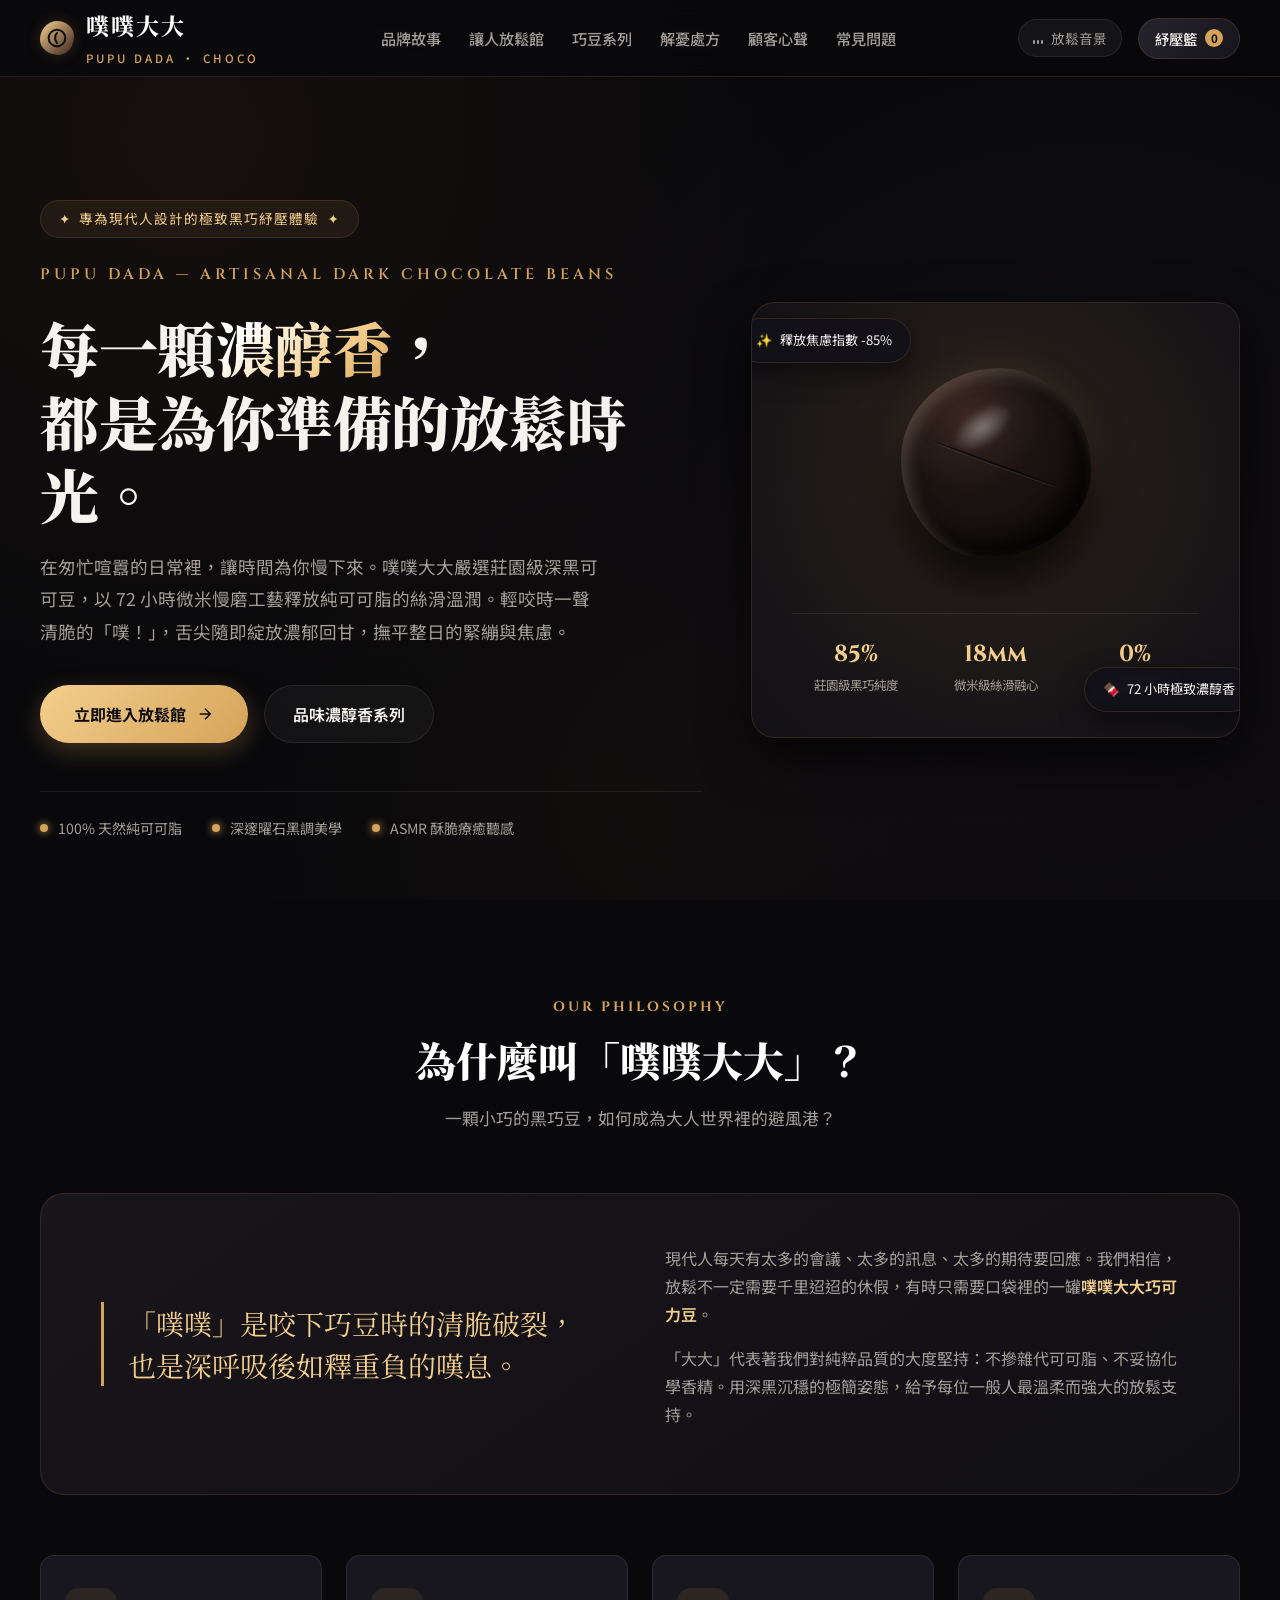
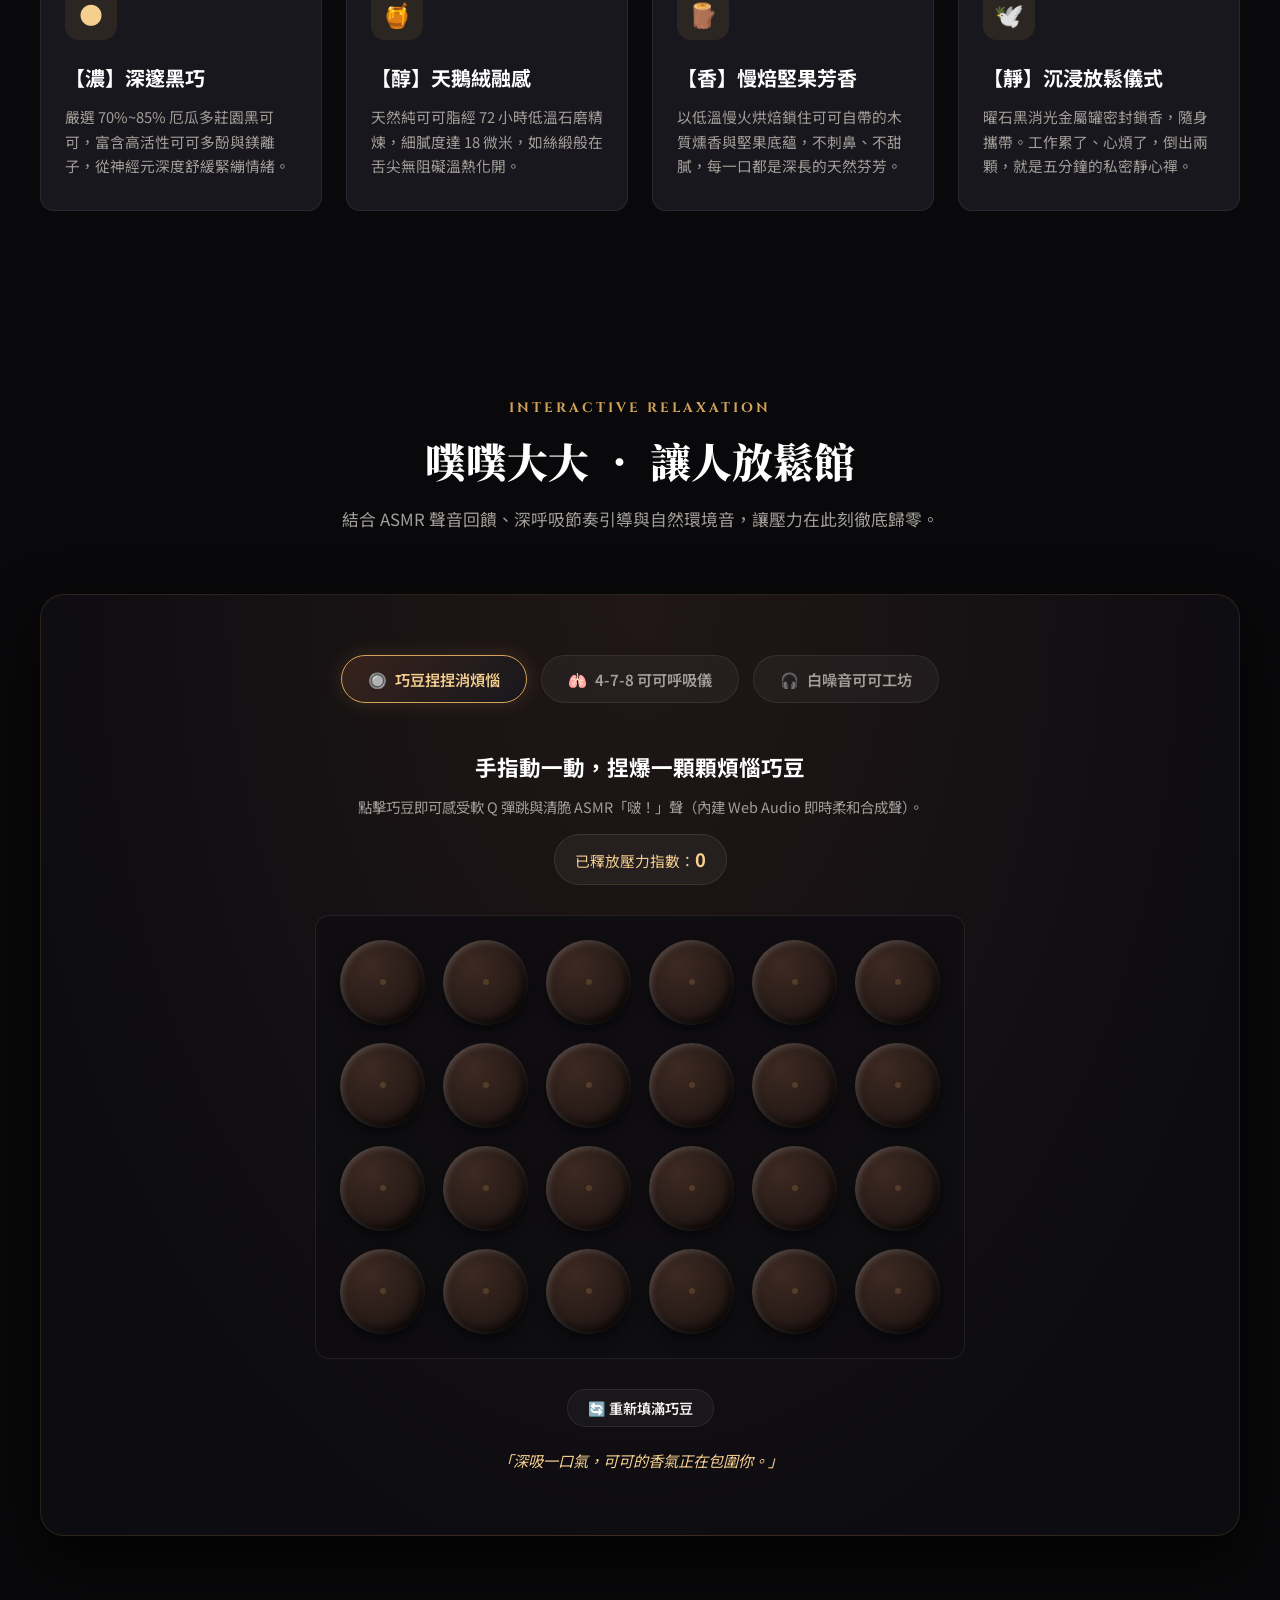
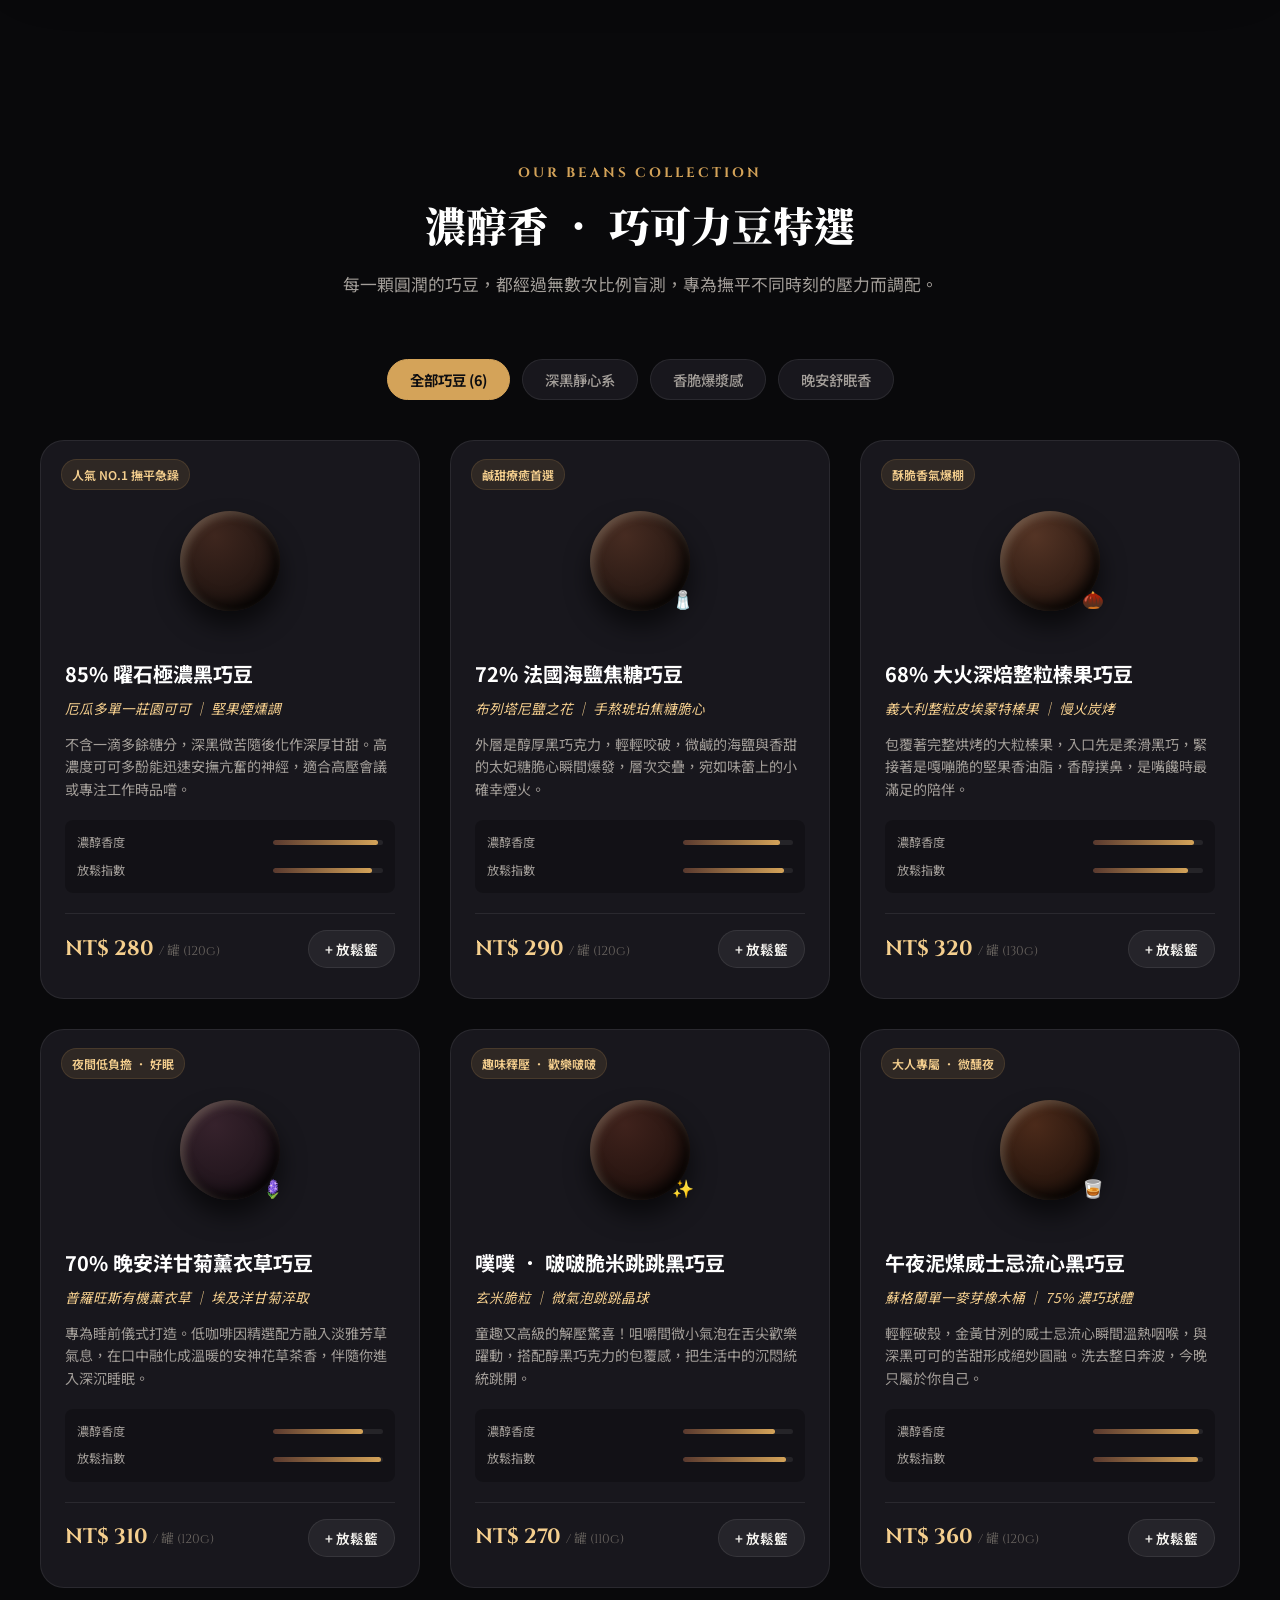
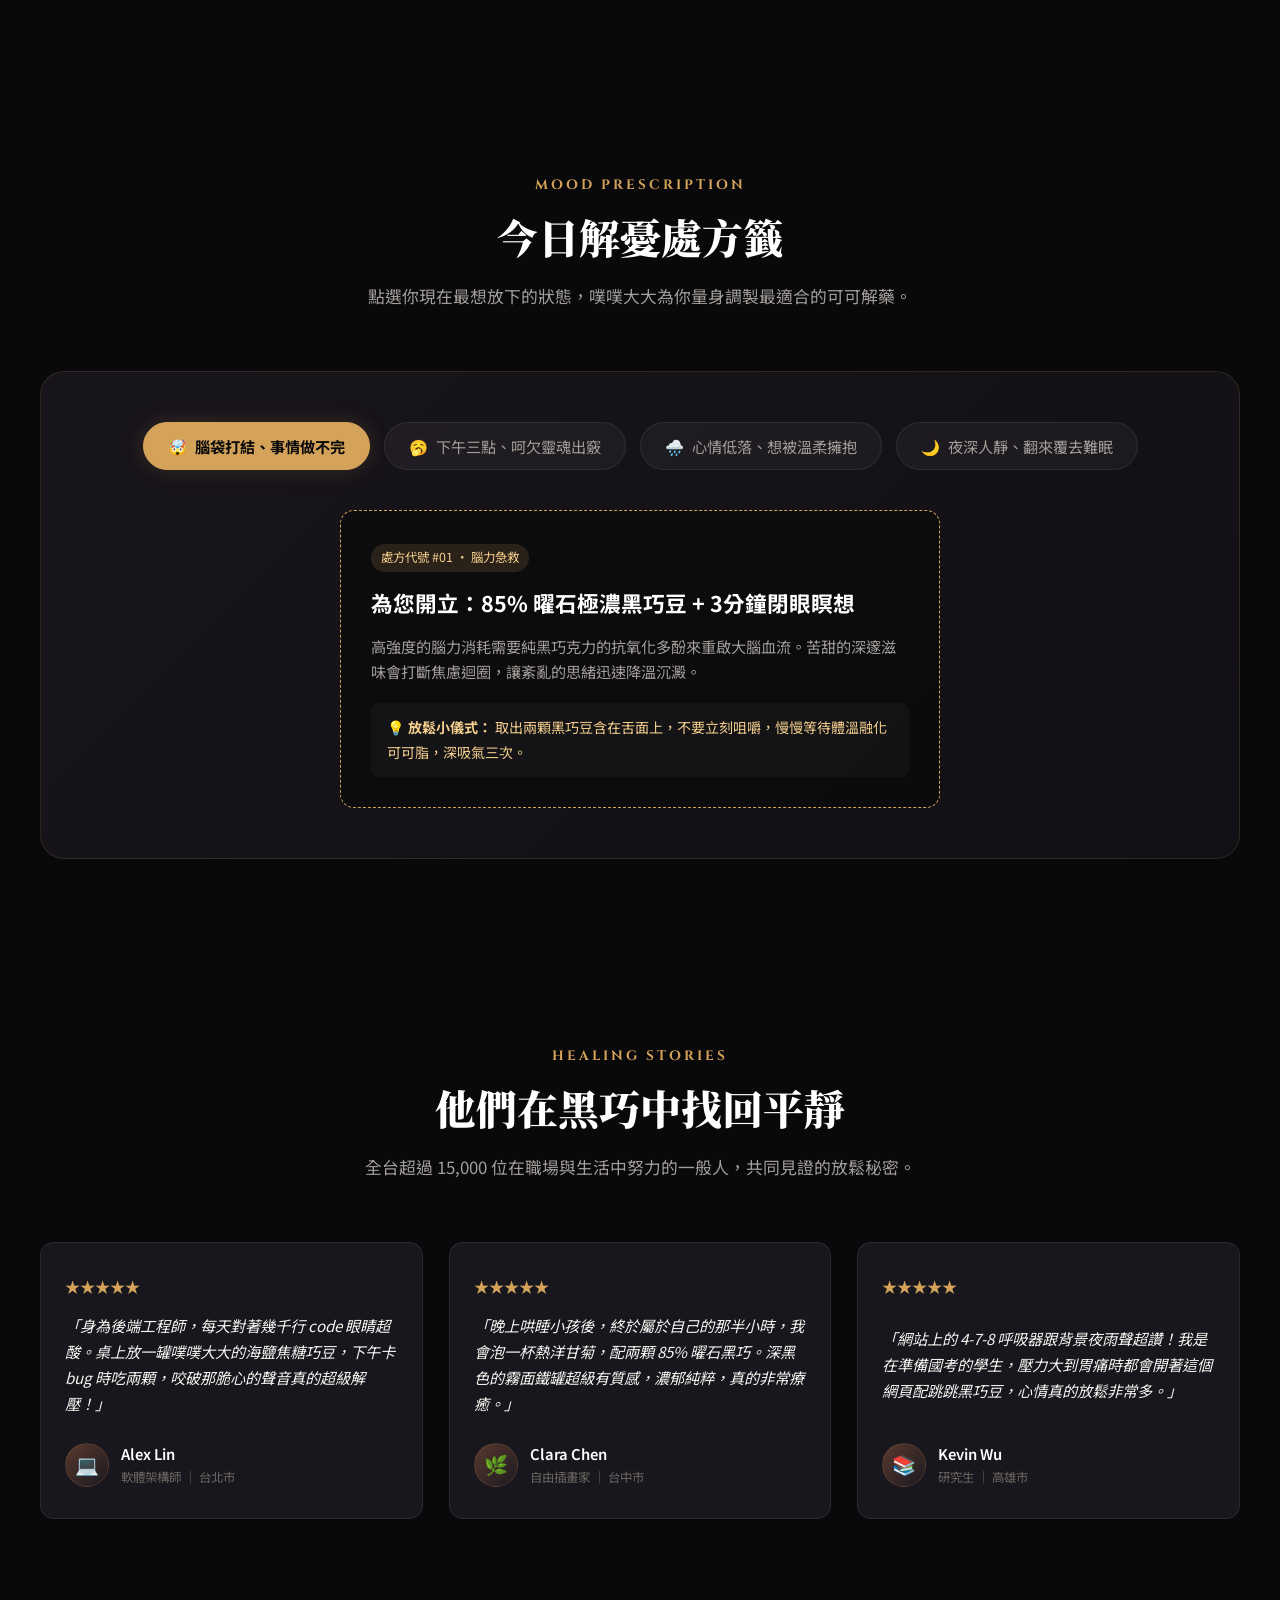
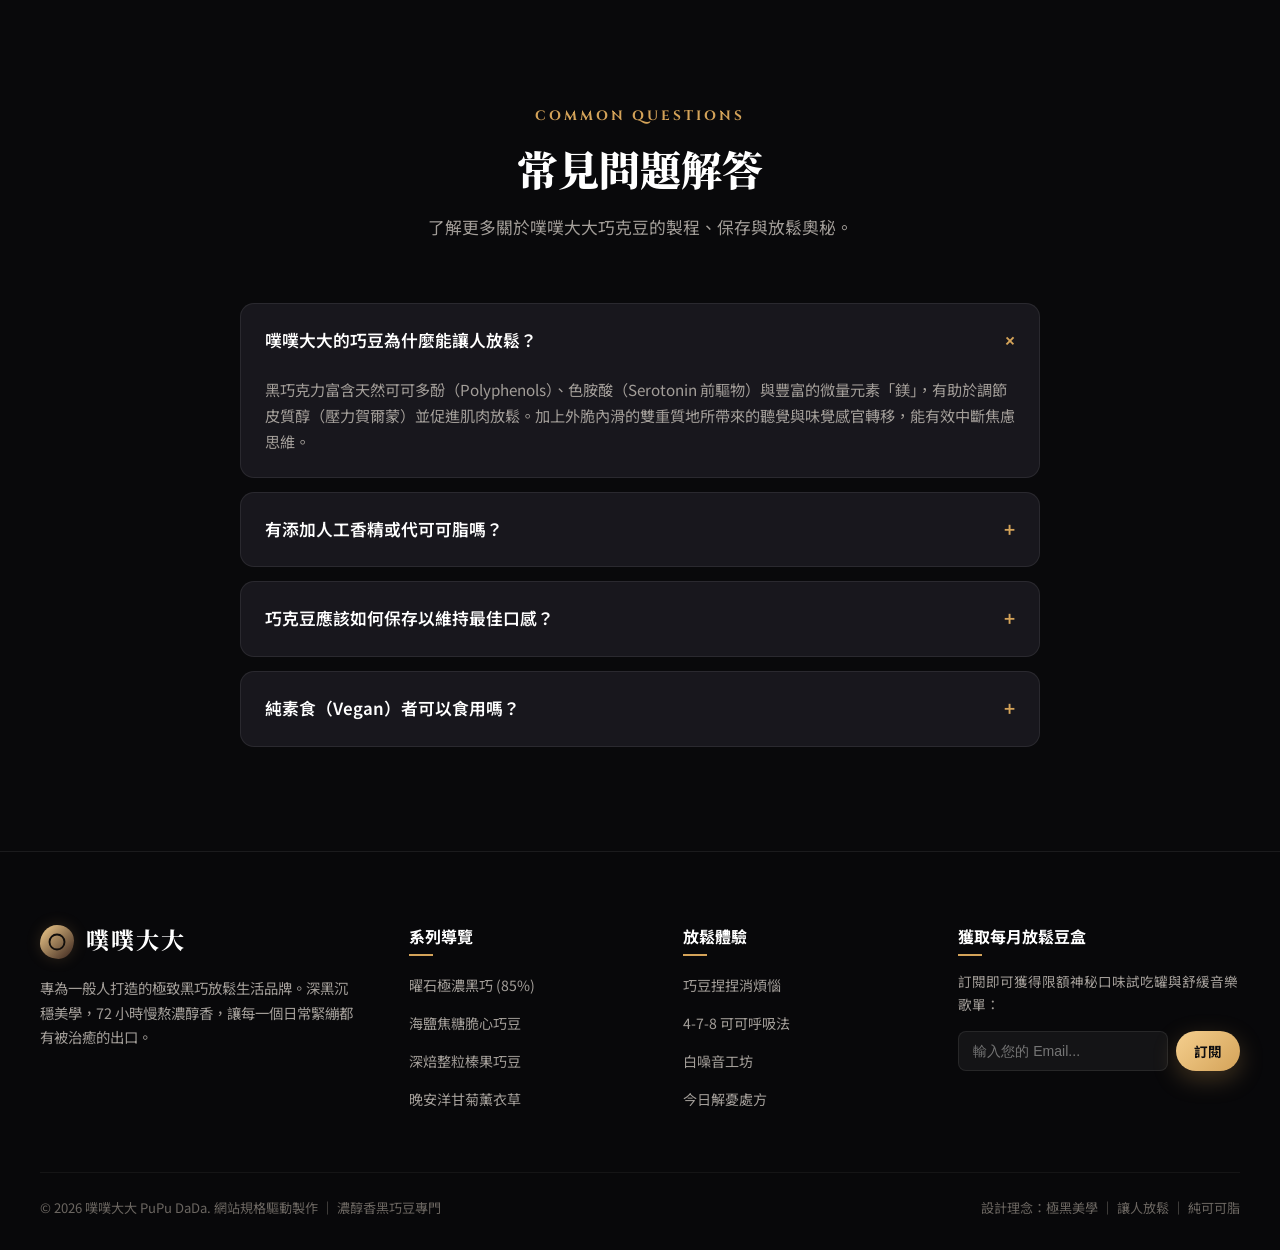
<file: outline3/index.html>
<!DOCTYPE html>
<html lang="zh-TW">
<head>
  <meta charset="UTF-8">
  <meta name="viewport" content="width=device-width, initial-scale=1.0">
  <meta name="description" content="噗噗大大 PuPu DaDa ｜ 專為現代人設計的紓壓巧克豆。嚴選頂級莊園純黑可可，極致濃醇香，口口讓人放鬆。">
  <title>噗噗大大 PuPu DaDa ｜ 濃醇香紓壓巧可力豆專門</title>
  
  <!-- Google Fonts -->
  <link rel="preconnect" href="https://fonts.googleapis.com">
  <link rel="preconnect" href="https://fonts.gstatic.com" crossorigin>
  <link href="https://fonts.googleapis.com/css2?family=Cinzel:wght@500;700;800&family=Noto+Sans+TC:wght@300;400;500;600;700;900&family=Noto+Serif+TC:wght@500;600;700;900&display=swap" rel="stylesheet">

  <style>
    /* ==========================================================================
       CSS Variables & Dark Theme Palette
       品牌規格：黑色主題、濃醇香、讓人放鬆
       ========================================================================== */
    :root {
      /* 品牌主色調 - 黑色系 & 濃醇深可可 */
      --bg-void: #09090b;           /* 極致深黑基底 */
      --bg-base: #111115;           /* 沉穩黑底色 */
      --bg-surface: #18171d;        /* 沉浸卡片深黑 */
      --bg-surface-hover: #222029;  /* 懸停深色 */
      --bg-card: rgba(26, 25, 32, 0.85); /* 玻璃磨砂黑卡 */
      
      /* 可可濃醇香與放鬆點綴色 */
      --cocoa-dark: #1f1412;        /* 焙煎深黑巧 */
      --cocoa-rich: #38231c;        /* 濃醇可可黑 */
      --cocoa-warm: #59392e;        /* 溫潤可可脂棕 */
      --gold-accent: #d4a359;       /* 烘焙微光金 */
      --gold-light: #f5cf8e;        /* 柔霧琥珀亮金 */
      --gold-glow: rgba(212, 163, 89, 0.18);
      --relax-mint: #5eead4;        /* 舒緩薄荷微光 */
      
      /* 文字色階 */
      --text-main: #f5f3ef;         /* 暖白主標題與內文 */
      --text-muted: #a39e99;        /* 柔和次要文字 */
      --text-dim: #6b6661;          /* 弱化註釋 */
      
      /* 邊界與陰影 */
      --border-subtle: rgba(212, 163, 89, 0.15);
      --border-light: rgba(255, 255, 255, 0.08);
      --shadow-soft: 0 10px 30px rgba(0, 0, 0, 0.6);
      --shadow-gold: 0 10px 30px rgba(212, 163, 89, 0.12);
      
      /* 字型系統 */
      --font-display: "Cinzel", "Noto Serif TC", serif;
      --font-serif: "Noto Serif TC", serif;
      --font-sans: "Noto Sans TC", system-ui, -apple-system, sans-serif;
      
      /* 尺寸與過渡 */
      --radius-sm: 8px;
      --radius-md: 14px;
      --radius-lg: 24px;
      --radius-full: 9999px;
      --transition: all 0.3s cubic-bezier(0.2, 0.8, 0.2, 1);
    }

    *, *::before, *::after {
      box-sizing: border-box;
      margin: 0;
      padding: 0;
    }

    html {
      scroll-behavior: smooth;
      font-size: 16px;
    }

    body {
      font-family: var(--font-sans);
      color: var(--text-main);
      background-color: var(--bg-void);
      line-height: 1.75;
      overflow-x: hidden;
      background-image: 
        radial-gradient(circle at 15% 15%, rgba(46, 29, 22, 0.35) 0%, transparent 45%),
        radial-gradient(circle at 85% 65%, rgba(26, 20, 28, 0.45) 0%, transparent 50%),
        radial-gradient(circle at 50% 90%, rgba(35, 24, 18, 0.3) 0%, transparent 40%);
      background-attachment: fixed;
    }

    a {
      color: inherit;
      text-decoration: none;
      transition: var(--transition);
    }

    button {
      font-family: inherit;
      border: none;
      background: none;
      cursor: pointer;
      outline: none;
      color: inherit;
      transition: var(--transition);
    }

    img {
      max-width: 100%;
      height: auto;
      display: block;
    }

    .container {
      width: min(1200px, calc(100% - 48px));
      margin: 0 auto;
    }

    .section {
      padding: 90px 0;
      position: relative;
    }

    /* ==========================================================================
       Header & Navigation
       ========================================================================== */
    .site-header {
      position: fixed;
      top: 0;
      left: 0;
      width: 100%;
      z-index: 1000;
      background: rgba(9, 9, 11, 0.82);
      backdrop-filter: blur(16px);
      -webkit-backdrop-filter: blur(16px);
      border-bottom: 1px solid var(--border-subtle);
      transition: var(--transition);
    }

    .header-inner {
      display: flex;
      align-items: center;
      justify-content: space-between;
      height: 76px;
    }

    .brand-logo {
      display: flex;
      align-items: center;
      gap: 12px;
      font-family: var(--font-display);
      font-size: 1.45rem;
      font-weight: 800;
      letter-spacing: 2px;
      color: #fff;
    }

    .brand-logo .bean-icon {
      width: 34px;
      height: 34px;
      background: linear-gradient(135deg, var(--gold-light), var(--cocoa-rich));
      border-radius: 50% 50% 45% 55% / 55% 45% 55% 45%;
      display: grid;
      place-items: center;
      box-shadow: 0 0 15px var(--gold-glow);
      transition: transform 0.4s cubic-bezier(0.34, 1.56, 0.64, 1);
    }

    .brand-logo:hover .bean-icon {
      transform: scale(1.1) rotate(15deg);
    }

    .brand-logo .logo-sub {
      font-size: 0.72rem;
      display: block;
      color: var(--gold-accent);
      font-family: var(--font-sans);
      letter-spacing: 3px;
      font-weight: 500;
    }

    .nav-links {
      display: flex;
      gap: 28px;
      list-style: none;
    }

    .nav-link {
      font-size: 0.95rem;
      font-weight: 500;
      color: var(--text-muted);
      position: relative;
      padding: 6px 0;
    }

    .nav-link:hover, .nav-link.active {
      color: var(--gold-light);
    }

    .nav-link::after {
      content: '';
      position: absolute;
      bottom: 0;
      left: 0;
      width: 0%;
      height: 2px;
      background: var(--gold-accent);
      transition: var(--transition);
      border-radius: 2px;
    }

    .nav-link:hover::after {
      width: 100%;
    }

    .header-actions {
      display: flex;
      align-items: center;
      gap: 16px;
    }

    .btn-audio-toggle {
      display: flex;
      align-items: center;
      gap: 8px;
      font-size: 0.85rem;
      padding: 8px 14px;
      border-radius: var(--radius-full);
      background: rgba(255, 255, 255, 0.05);
      border: 1px solid var(--border-light);
      color: var(--text-muted);
    }

    .btn-audio-toggle.playing {
      color: var(--gold-light);
      border-color: var(--gold-accent);
      background: rgba(212, 163, 89, 0.1);
    }

    .sound-waves {
      display: inline-flex;
      align-items: flex-end;
      gap: 2px;
      height: 12px;
    }

    .sound-waves span {
      width: 2px;
      height: 4px;
      background: currentColor;
      border-radius: 1px;
    }

    .btn-audio-toggle.playing .sound-waves span {
      animation: soundWave 0.8s ease-in-out infinite alternate;
    }
    .btn-audio-toggle.playing .sound-waves span:nth-child(2) { animation-delay: 0.2s; }
    .btn-audio-toggle.playing .sound-waves span:nth-child(3) { animation-delay: 0.4s; }

    @keyframes soundWave {
      0% { height: 3px; }
      100% { height: 12px; }
    }

    .btn-cart {
      position: relative;
      padding: 9px 16px;
      background: linear-gradient(135deg, #25232c, #16151b);
      border: 1px solid var(--border-subtle);
      border-radius: var(--radius-full);
      display: flex;
      align-items: center;
      gap: 8px;
      font-size: 0.9rem;
      font-weight: 500;
    }

    .btn-cart:hover {
      border-color: var(--gold-accent);
      transform: translateY(-2px);
      box-shadow: 0 4px 15px rgba(0, 0, 0, 0.4);
    }

    .cart-badge {
      background: var(--gold-accent);
      color: #09090b;
      font-size: 0.72rem;
      font-weight: 700;
      width: 18px;
      height: 18px;
      border-radius: 50%;
      display: grid;
      place-items: center;
    }

    .btn-mobile-menu {
      display: none;
      font-size: 1.5rem;
      color: var(--text-main);
    }

    /* ==========================================================================
       Hero Section
       ========================================================================== */
    .hero-section {
      min-height: 100vh;
      padding-top: 140px;
      display: flex;
      align-items: center;
      position: relative;
    }

    .hero-grid {
      display: grid;
      grid-template-columns: 1.15fr 0.85fr;
      gap: 50px;
      align-items: center;
    }

    .hero-badge {
      display: inline-flex;
      align-items: center;
      gap: 8px;
      padding: 6px 18px;
      background: rgba(212, 163, 89, 0.08);
      border: 1px solid var(--border-subtle);
      border-radius: var(--radius-full);
      font-size: 0.85rem;
      color: var(--gold-light);
      margin-bottom: 24px;
      letter-spacing: 1px;
    }

    .hero-title {
      font-family: var(--font-serif);
      font-size: clamp(2.4rem, 4.6vw, 3.8rem);
      line-height: 1.25;
      font-weight: 900;
      margin-bottom: 20px;
      letter-spacing: -0.5px;
    }

    .hero-title .gradient-text {
      background: linear-gradient(135deg, #ffffff 20%, var(--gold-light) 65%, var(--gold-accent) 100%);
      -webkit-background-clip: text;
      -webkit-text-fill-color: transparent;
      display: inline-block;
    }

    .hero-en {
      font-family: var(--font-display);
      font-size: 0.95rem;
      color: var(--gold-accent);
      letter-spacing: 4px;
      text-transform: uppercase;
      margin-bottom: 22px;
      font-weight: 600;
      display: block;
    }

    .hero-description {
      font-size: 1.1rem;
      color: var(--text-muted);
      line-height: 1.85;
      margin-bottom: 36px;
      max-width: 560px;
    }

    .hero-cta-group {
      display: flex;
      flex-wrap: wrap;
      gap: 16px;
      margin-bottom: 48px;
    }

    .btn-primary {
      background: linear-gradient(135deg, var(--gold-light), var(--gold-accent));
      color: #0d0d10;
      font-weight: 700;
      font-size: 1rem;
      padding: 14px 34px;
      border-radius: var(--radius-full);
      box-shadow: 0 8px 25px rgba(212, 163, 89, 0.28);
      display: inline-flex;
      align-items: center;
      gap: 10px;
    }

    .btn-primary:hover {
      transform: translateY(-3px);
      box-shadow: 0 12px 30px rgba(212, 163, 89, 0.4);
      filter: brightness(1.05);
    }

    .btn-secondary {
      background: rgba(255, 255, 255, 0.04);
      color: var(--text-main);
      border: 1px solid var(--border-light);
      font-weight: 600;
      font-size: 1rem;
      padding: 14px 28px;
      border-radius: var(--radius-full);
      display: inline-flex;
      align-items: center;
      gap: 10px;
    }

    .btn-secondary:hover {
      background: rgba(255, 255, 255, 0.08);
      border-color: var(--gold-accent);
      transform: translateY(-3px);
    }

    .hero-features-bar {
      display: flex;
      gap: 30px;
      border-top: 1px solid var(--border-light);
      padding-top: 24px;
    }

    .hero-feature-item {
      display: flex;
      align-items: center;
      gap: 10px;
    }

    .feature-dot {
      width: 8px;
      height: 8px;
      border-radius: 50%;
      background: var(--gold-accent);
      box-shadow: 0 0 8px var(--gold-accent);
    }

    .hero-feature-item span {
      font-size: 0.88rem;
      color: var(--text-muted);
    }

    /* Hero Right - 3D 視覺擬真巧克力豆放鬆展示卡 */
    .hero-visual-card {
      position: relative;
      background: radial-gradient(circle at 50% 30%, #201a18 0%, #111015 80%);
      border: 1px solid var(--border-subtle);
      border-radius: var(--radius-lg);
      padding: 40px;
      text-align: center;
      box-shadow: 0 20px 50px rgba(0, 0, 0, 0.7);
      backdrop-filter: blur(10px);
      overflow: hidden;
    }

    .hero-visual-card::before {
      content: '';
      position: absolute;
      top: -40%;
      left: -40%;
      width: 180%;
      height: 180%;
      background: radial-gradient(circle, rgba(212, 163, 89, 0.07) 0%, transparent 60%);
      pointer-events: none;
    }

    .visual-bean-container {
      position: relative;
      width: 240px;
      height: 240px;
      margin: 0 auto 30px;
      display: grid;
      place-items: center;
    }

    /* 純 CSS 濃醇曜石黑巧豆擬真球體 */
    .chocolate-bean-3d {
      width: 190px;
      height: 190px;
      border-radius: 52% 48% 55% 45% / 48% 54% 46% 52%;
      background: 
        radial-gradient(circle at 35% 25%, #3a2720 0%, #1c1412 40%, #0d0a09 85%, #050404 100%);
      box-shadow: 
        inset 6px 6px 16px rgba(255, 230, 200, 0.22),
        inset -10px -10px 24px rgba(0, 0, 0, 0.9),
        0 25px 40px rgba(0, 0, 0, 0.8),
        0 0 35px rgba(212, 163, 89, 0.15);
      position: relative;
      animation: floatBean 6s ease-in-out infinite;
      cursor: pointer;
      transition: transform 0.3s;
    }

    .chocolate-bean-3d:hover {
      transform: scale(1.05);
    }

    /* 巧克豆高光與純可可脂紋理 */
    .chocolate-bean-3d::after {
      content: '';
      position: absolute;
      top: 22%;
      left: 26%;
      width: 65px;
      height: 35px;
      border-radius: 50%;
      background: radial-gradient(ellipse, rgba(255, 255, 255, 0.38) 0%, transparent 75%);
      transform: rotate(-35deg);
      filter: blur(2px);
    }

    /* 巧克豆凹痕 */
    .chocolate-bean-3d::before {
      content: '';
      position: absolute;
      top: 50%;
      left: 15%;
      width: 70%;
      height: 2px;
      background: rgba(0, 0, 0, 0.6);
      border-radius: 50%;
      transform: rotate(20deg);
      box-shadow: 0 1px 1px rgba(255, 255, 255, 0.1);
    }

    @keyframes floatBean {
      0%, 100% {
        transform: translateY(0px) rotate(0deg);
      }
      50% {
        transform: translateY(-14px) rotate(4deg);
      }
    }

    .floating-pill {
      position: absolute;
      background: rgba(18, 17, 23, 0.92);
      border: 1px solid var(--border-subtle);
      padding: 10px 18px;
      border-radius: var(--radius-full);
      font-size: 0.82rem;
      color: var(--text-main);
      backdrop-filter: blur(10px);
      box-shadow: 0 10px 25px rgba(0,0,0,0.5);
      display: flex;
      align-items: center;
      gap: 8px;
      pointer-events: none;
    }

    .pill-1 {
      top: 15px;
      left: -15px;
      animation: floatPill 5s ease-in-out infinite alternate;
    }

    .pill-2 {
      bottom: 25px;
      right: -15px;
      animation: floatPill 5s ease-in-out infinite alternate-reverse;
    }

    @keyframes floatPill {
      0% { transform: translateY(0); }
      100% { transform: translateY(-8px); }
    }

    .card-footer-stats {
      display: grid;
      grid-template-columns: repeat(3, 1fr);
      gap: 12px;
      padding-top: 20px;
      border-top: 1px solid var(--border-light);
    }

    .stat-box h4 {
      font-family: var(--font-display);
      font-size: 1.45rem;
      color: var(--gold-light);
    }

    .stat-box p {
      font-size: 0.78rem;
      color: var(--text-muted);
    }

    /* ==========================================================================
       Brand Story & 4 濃醇香工藝
       ========================================================================== */
    .section-header {
      text-align: center;
      max-width: 680px;
      margin: 0 auto 60px;
    }

    .section-eyebrow {
      display: inline-block;
      font-family: var(--font-display);
      font-size: 0.85rem;
      letter-spacing: 3px;
      color: var(--gold-accent);
      text-transform: uppercase;
      margin-bottom: 12px;
      font-weight: 700;
    }

    .section-title {
      font-family: var(--font-serif);
      font-size: clamp(2rem, 3.2vw, 2.7rem);
      font-weight: 900;
      color: #fff;
      line-height: 1.35;
      margin-bottom: 16px;
    }

    .section-desc {
      font-size: 1.05rem;
      color: var(--text-muted);
      line-height: 1.8;
    }

    .story-manifesto {
      background: linear-gradient(145deg, #18151b, #100f13);
      border: 1px solid var(--border-subtle);
      border-radius: var(--radius-lg);
      padding: 50px 60px;
      margin-bottom: 60px;
      display: grid;
      grid-template-columns: 1fr 1fr;
      gap: 50px;
      align-items: center;
    }

    .manifesto-quote {
      font-family: var(--font-serif);
      font-size: 1.75rem;
      line-height: 1.5;
      color: var(--gold-light);
      border-left: 3px solid var(--gold-accent);
      padding-left: 24px;
    }

    .manifesto-body p {
      color: var(--text-muted);
      font-size: 1rem;
      margin-bottom: 16px;
    }

    .manifesto-body p strong {
      color: var(--gold-light);
      font-weight: 600;
    }

    .craft-grid {
      display: grid;
      grid-template-columns: repeat(4, 1fr);
      gap: 24px;
    }

    .craft-card {
      background: var(--bg-surface);
      border: 1px solid var(--border-light);
      border-radius: var(--radius-md);
      padding: 32px 24px;
      transition: var(--transition);
      position: relative;
      overflow: hidden;
    }

    .craft-card::before {
      content: '';
      position: absolute;
      top: 0;
      left: 0;
      width: 100%;
      height: 3px;
      background: linear-gradient(90deg, transparent, var(--gold-accent), transparent);
      opacity: 0;
      transition: var(--transition);
    }

    .craft-card:hover {
      transform: translateY(-8px);
      border-color: var(--border-subtle);
      box-shadow: var(--shadow-soft);
      background: var(--bg-surface-hover);
    }

    .craft-card:hover::before {
      opacity: 1;
    }

    .craft-icon {
      width: 52px;
      height: 52px;
      border-radius: 14px;
      background: rgba(212, 163, 89, 0.1);
      display: grid;
      place-items: center;
      font-size: 1.5rem;
      color: var(--gold-light);
      margin-bottom: 20px;
    }

    .craft-card h3 {
      font-size: 1.25rem;
      font-weight: 700;
      margin-bottom: 10px;
      color: #fff;
    }

    .craft-card p {
      font-size: 0.92rem;
      color: var(--text-muted);
      line-height: 1.65;
    }

    /* ==========================================================================
       Stress Relief & Relaxation Zone (功能：讓人放鬆核心展示)
       ========================================================================== */
    .relax-zone-wrapper {
      background: radial-gradient(ellipse at 50% 0%, #201716 0%, #0d0c11 75%);
      border: 1px solid var(--border-subtle);
      border-radius: var(--radius-lg);
      padding: 60px 40px;
      margin-bottom: 40px;
      box-shadow: 0 25px 60px rgba(0,0,0,0.8);
    }

    .relax-tabs {
      display: flex;
      justify-content: center;
      gap: 14px;
      margin-bottom: 45px;
      flex-wrap: wrap;
    }

    .relax-tab-btn {
      padding: 12px 26px;
      border-radius: var(--radius-full);
      background: rgba(255, 255, 255, 0.04);
      border: 1px solid var(--border-light);
      color: var(--text-muted);
      font-size: 0.95rem;
      font-weight: 600;
      display: flex;
      align-items: center;
      gap: 8px;
    }

    .relax-tab-btn:hover {
      color: #fff;
      background: rgba(255, 255, 255, 0.08);
    }

    .relax-tab-btn.active {
      background: linear-gradient(135deg, var(--cocoa-rich), var(--bg-surface));
      color: var(--gold-light);
      border-color: var(--gold-accent);
      box-shadow: 0 0 20px var(--gold-glow);
    }

    .relax-panel {
      display: none;
      animation: fadeIn 0.4s ease;
    }

    .relax-panel.active {
      display: block;
    }

    @keyframes fadeIn {
      from { opacity: 0; transform: translateY(8px); }
      to { opacity: 1; transform: translateY(0); }
    }

    /* 模組一：噗噗巧豆捏捏消煩惱 (Bean Popper) */
    .popper-header {
      text-align: center;
      margin-bottom: 30px;
    }

    .popper-score-bar {
      display: flex;
      justify-content: center;
      align-items: center;
      gap: 30px;
      margin-top: 15px;
    }

    .score-badge {
      background: rgba(255, 255, 255, 0.05);
      border: 1px solid var(--border-subtle);
      padding: 8px 20px;
      border-radius: var(--radius-full);
      font-size: 0.92rem;
      color: var(--gold-light);
    }

    .popper-grid {
      display: grid;
      grid-template-columns: repeat(6, 1fr);
      gap: 18px;
      max-width: 650px;
      margin: 0 auto 30px;
      padding: 24px;
      background: rgba(14, 13, 17, 0.8);
      border-radius: var(--radius-md);
      border: 1px solid var(--border-light);
    }

    .pop-bean {
      aspect-ratio: 1;
      border-radius: 50%;
      background: radial-gradient(circle at 35% 30%, #3d2922, #18110f);
      box-shadow: 
        inset 2px 2px 6px rgba(255, 255, 255, 0.2),
        inset -4px -4px 10px rgba(0, 0, 0, 0.8),
        0 6px 12px rgba(0, 0, 0, 0.5);
      cursor: pointer;
      position: relative;
      transition: transform 0.15s cubic-bezier(0.175, 0.885, 0.32, 1.275);
      display: grid;
      place-items: center;
    }

    .pop-bean::after {
      content: '';
      width: 6px;
      height: 6px;
      border-radius: 50%;
      background: rgba(212, 163, 89, 0.2);
    }

    .pop-bean:hover {
      transform: scale(1.1);
      box-shadow: 0 0 14px var(--gold-glow);
    }

    .pop-bean:active, .pop-bean.popped {
      transform: scale(0.85);
      background: #110d0c;
      box-shadow: 
        inset 3px 3px 8px rgba(0, 0, 0, 0.9),
        0 1px 2px rgba(0, 0, 0, 0.3);
      filter: grayscale(0.5);
    }

    .pop-bean.popped::after {
      background: transparent;
    }

    .popper-controls {
      display: flex;
      justify-content: center;
      gap: 16px;
    }

    .pop-message-box {
      max-width: 500px;
      margin: 20px auto 0;
      text-align: center;
      font-size: 0.95rem;
      color: var(--gold-light);
      min-height: 28px;
      font-style: italic;
    }

    /* 模組二：可可深呼吸放鬆儀 (4-7-8 Breathing Guide) */
    .breathing-box {
      text-align: center;
      padding: 30px 20px;
    }

    .breathing-circle-wrapper {
      position: relative;
      width: 250px;
      height: 250px;
      margin: 0 auto 35px;
      display: grid;
      place-items: center;
    }

    .breathing-circle {
      width: 170px;
      height: 170px;
      border-radius: 50%;
      background: radial-gradient(circle, #3d231a 0%, #151011 80%);
      border: 2px solid var(--gold-accent);
      box-shadow: 0 0 35px var(--gold-glow);
      display: flex;
      flex-direction: column;
      justify-content: center;
      align-items: center;
      transition: transform 4s ease-in-out, box-shadow 4s ease-in-out;
    }

    .breathing-circle.inhale {
      transform: scale(1.35);
      box-shadow: 0 0 60px rgba(212, 163, 89, 0.45);
      border-color: var(--gold-light);
    }

    .breathing-circle.hold {
      transform: scale(1.35);
      border-color: var(--relax-mint);
      box-shadow: 0 0 50px rgba(94, 234, 212, 0.3);
    }

    .breathing-circle.exhale {
      transform: scale(0.9);
      box-shadow: 0 0 20px rgba(212, 163, 89, 0.15);
      border-color: var(--gold-accent);
    }

    .breath-status-text {
      font-family: var(--font-serif);
      font-size: 1.35rem;
      font-weight: 700;
      color: #fff;
      margin-bottom: 4px;
    }

    .breath-timer-text {
      font-size: 0.95rem;
      color: var(--gold-light);
      font-family: var(--font-display);
    }

    .breathing-instructions {
      max-width: 520px;
      margin: 0 auto 25px;
      color: var(--text-muted);
      font-size: 0.95rem;
      line-height: 1.8;
    }

    /* 模組三：白噪音放鬆可可工坊 (Ambient Sounds) */
    .ambient-grid {
      display: grid;
      grid-template-columns: repeat(3, 1fr);
      gap: 20px;
      max-width: 800px;
      margin: 0 auto;
    }

    .ambient-card {
      background: var(--bg-surface);
      border: 1px solid var(--border-light);
      border-radius: var(--radius-md);
      padding: 24px;
      text-align: center;
      transition: var(--transition);
      cursor: pointer;
    }

    .ambient-card:hover {
      border-color: var(--border-subtle);
      transform: translateY(-4px);
    }

    .ambient-card.active {
      border-color: var(--gold-accent);
      background: rgba(212, 163, 89, 0.08);
      box-shadow: 0 0 25px var(--gold-glow);
    }

    .ambient-icon {
      font-size: 2.2rem;
      margin-bottom: 12px;
      display: inline-block;
    }

    .ambient-card h4 {
      font-size: 1.05rem;
      color: #fff;
      margin-bottom: 6px;
    }

    .ambient-card p {
      font-size: 0.82rem;
      color: var(--text-muted);
      margin-bottom: 16px;
    }

    .ambient-card .state-badge {
      display: inline-block;
      font-size: 0.75rem;
      padding: 4px 12px;
      border-radius: var(--radius-full);
      background: rgba(255, 255, 255, 0.05);
      color: var(--text-muted);
    }

    .ambient-card.active .state-badge {
      background: var(--gold-accent);
      color: #09090b;
      font-weight: 700;
    }

    /* ==========================================================================
       Product Showcase (用途：巧可力豆特選)
       ========================================================================== */
    .product-filter-bar {
      display: flex;
      justify-content: center;
      gap: 12px;
      margin-bottom: 40px;
      flex-wrap: wrap;
    }

    .filter-btn {
      padding: 9px 22px;
      border-radius: var(--radius-full);
      background: var(--bg-surface);
      border: 1px solid var(--border-light);
      color: var(--text-muted);
      font-size: 0.9rem;
      font-weight: 500;
    }

    .filter-btn:hover {
      color: #fff;
      border-color: var(--border-subtle);
    }

    .filter-btn.active {
      background: var(--gold-accent);
      color: #0d0d10;
      font-weight: 700;
      border-color: var(--gold-accent);
    }

    .products-grid {
      display: grid;
      grid-template-columns: repeat(3, 1fr);
      gap: 30px;
    }

    .product-card {
      background: var(--bg-surface);
      border: 1px solid var(--border-light);
      border-radius: var(--radius-lg);
      padding: 30px 24px;
      display: flex;
      flex-direction: column;
      position: relative;
      transition: var(--transition);
      overflow: hidden;
    }

    .product-card:hover {
      transform: translateY(-8px);
      border-color: var(--border-subtle);
      box-shadow: 0 15px 35px rgba(0, 0, 0, 0.6);
    }

    .product-tag {
      position: absolute;
      top: 18px;
      left: 20px;
      font-size: 0.75rem;
      font-weight: 600;
      padding: 4px 10px;
      border-radius: var(--radius-full);
      background: rgba(212, 163, 89, 0.12);
      color: var(--gold-light);
      border: 1px solid var(--border-subtle);
    }

    .product-image-box {
      width: 140px;
      height: 140px;
      margin: 20px auto 25px;
      position: relative;
      display: grid;
      place-items: center;
    }

    /* 巧豆卡片動態外觀 */
    .bean-thumb {
      width: 100px;
      height: 100px;
      border-radius: 50%;
      background: radial-gradient(circle at 35% 25%, #3e261e, #140d0b);
      box-shadow: 
        inset 4px 4px 10px rgba(255, 230, 200, 0.25),
        inset -6px -6px 15px rgba(0, 0, 0, 0.9),
        0 15px 25px rgba(0, 0, 0, 0.6);
      transition: transform 0.4s ease;
      position: relative;
    }

    .product-card:hover .bean-thumb {
      transform: scale(1.1) rotate(12deg);
    }

    /* 各款外觀微調 */
    .bean-thumb.sea-salt {
      background: radial-gradient(circle at 35% 25%, #462b21, #180f0c);
    }
    .bean-thumb.sea-salt::before {
      content: '🧂';
      position: absolute;
      bottom: -4px;
      right: -4px;
      font-size: 1.1rem;
    }

    .bean-thumb.hazelnut {
      background: radial-gradient(circle at 35% 25%, #543425, #1d100b);
    }
    .bean-thumb.hazelnut::before {
      content: '🌰';
      position: absolute;
      bottom: -4px;
      right: -4px;
      font-size: 1.1rem;
    }

    .bean-thumb.lavender {
      background: radial-gradient(circle at 35% 25%, #36222c, #160e14);
    }
    .bean-thumb.lavender::before {
      content: '🪻';
      position: absolute;
      bottom: -4px;
      right: -4px;
      font-size: 1.1rem;
    }

    .bean-thumb.popping {
      background: radial-gradient(circle at 35% 25%, #3f221c, #180c09);
    }
    .bean-thumb.popping::before {
      content: '✨';
      position: absolute;
      bottom: -4px;
      right: -4px;
      font-size: 1.1rem;
    }

    .bean-thumb.whiskey {
      background: radial-gradient(circle at 35% 25%, #4b2a1a, #150b07);
    }
    .bean-thumb.whiskey::before {
      content: '🥃';
      position: absolute;
      bottom: -4px;
      right: -4px;
      font-size: 1.1rem;
    }

    .product-card h3 {
      font-size: 1.25rem;
      font-weight: 700;
      color: #fff;
      margin-bottom: 6px;
    }

    .product-flavor-note {
      font-size: 0.85rem;
      color: var(--gold-light);
      margin-bottom: 12px;
      font-style: italic;
    }

    .product-desc {
      font-size: 0.88rem;
      color: var(--text-muted);
      line-height: 1.6;
      margin-bottom: 20px;
      flex-grow: 1;
    }

    .flavor-meter {
      background: rgba(0, 0, 0, 0.25);
      border-radius: var(--radius-sm);
      padding: 12px;
      margin-bottom: 20px;
    }

    .meter-row {
      display: flex;
      justify-content: space-between;
      align-items: center;
      font-size: 0.76rem;
      color: var(--text-muted);
      margin-bottom: 6px;
    }

    .meter-row:last-child {
      margin-bottom: 0;
    }

    .meter-bar {
      width: 110px;
      height: 5px;
      background: rgba(255, 255, 255, 0.08);
      border-radius: var(--radius-full);
      overflow: hidden;
    }

    .meter-fill {
      height: 100%;
      background: linear-gradient(90deg, var(--cocoa-warm), var(--gold-accent));
      border-radius: var(--radius-full);
    }

    .product-card-footer {
      display: flex;
      justify-content: space-between;
      align-items: center;
      padding-top: 16px;
      border-top: 1px solid var(--border-light);
    }

    .product-price {
      font-family: var(--font-display);
      font-size: 1.3rem;
      font-weight: 700;
      color: var(--gold-light);
    }

    .product-price small {
      font-size: 0.8rem;
      color: var(--text-dim);
      font-weight: 400;
    }

    .btn-add-cart {
      padding: 8px 16px;
      background: rgba(255, 255, 255, 0.06);
      border: 1px solid var(--border-light);
      border-radius: var(--radius-full);
      font-size: 0.85rem;
      font-weight: 600;
      color: var(--text-main);
      display: flex;
      align-items: center;
      gap: 6px;
    }

    .btn-add-cart:hover {
      background: var(--gold-accent);
      color: #09090b;
      border-color: var(--gold-accent);
    }

    /* ==========================================================================
       Mood Picker Section (解憂處方輪盤)
       ========================================================================== */
    .mood-box {
      background: linear-gradient(135deg, #18141b, #111014);
      border: 1px solid var(--border-subtle);
      border-radius: var(--radius-lg);
      padding: 50px 40px;
      text-align: center;
    }

    .mood-selectors {
      display: flex;
      justify-content: center;
      gap: 14px;
      flex-wrap: wrap;
      margin-bottom: 40px;
    }

    .mood-btn {
      padding: 12px 24px;
      border-radius: var(--radius-full);
      background: rgba(255, 255, 255, 0.04);
      border: 1px solid var(--border-light);
      font-size: 0.95rem;
      color: var(--text-muted);
      display: flex;
      align-items: center;
      gap: 8px;
    }

    .mood-btn:hover {
      color: #fff;
      border-color: var(--border-subtle);
    }

    .mood-btn.active {
      background: var(--gold-accent);
      color: #09090b;
      font-weight: 700;
      border-color: var(--gold-accent);
      box-shadow: 0 0 20px var(--gold-glow);
    }

    .prescription-card {
      max-width: 600px;
      margin: 0 auto;
      background: rgba(9, 9, 11, 0.7);
      border: 1px dashed var(--gold-accent);
      border-radius: var(--radius-md);
      padding: 30px;
      text-align: left;
      animation: fadeIn 0.4s ease;
    }

    .prescription-badge {
      display: inline-block;
      font-size: 0.78rem;
      padding: 3px 10px;
      background: rgba(212, 163, 89, 0.15);
      color: var(--gold-light);
      border-radius: var(--radius-full);
      margin-bottom: 12px;
    }

    .prescription-title {
      font-size: 1.35rem;
      color: #fff;
      font-weight: 700;
      margin-bottom: 12px;
    }

    .prescription-text {
      color: var(--text-muted);
      font-size: 0.95rem;
      line-height: 1.7;
      margin-bottom: 18px;
    }

    .prescription-ritual {
      background: rgba(255, 255, 255, 0.03);
      padding: 12px 16px;
      border-radius: var(--radius-sm);
      font-size: 0.88rem;
      color: var(--gold-light);
    }

    /* ==========================================================================
       Customer Reviews / Stories
       ========================================================================== */
    .reviews-grid {
      display: grid;
      grid-template-columns: repeat(3, 1fr);
      gap: 26px;
    }

    .review-card {
      background: var(--bg-surface);
      border: 1px solid var(--border-light);
      border-radius: var(--radius-md);
      padding: 30px 24px;
      display: flex;
      flex-direction: column;
      justify-content: space-between;
    }

    .review-stars {
      color: var(--gold-accent);
      font-size: 0.95rem;
      margin-bottom: 14px;
    }

    .review-text {
      font-size: 0.95rem;
      color: var(--text-main);
      line-height: 1.7;
      margin-bottom: 24px;
      font-style: italic;
    }

    .review-author {
      display: flex;
      align-items: center;
      gap: 12px;
    }

    .author-avatar {
      width: 44px;
      height: 44px;
      border-radius: 50%;
      background: linear-gradient(135deg, var(--cocoa-warm), #1b1920);
      display: grid;
      place-items: center;
      font-size: 1.2rem;
      border: 1px solid var(--border-subtle);
    }

    .author-name {
      font-size: 0.92rem;
      font-weight: 600;
      color: #fff;
    }

    .author-desc {
      font-size: 0.78rem;
      color: var(--text-dim);
    }

    /* ==========================================================================
       FAQ Accordion
       ========================================================================== */
    .faq-container {
      max-width: 800px;
      margin: 0 auto;
    }

    .faq-item {
      background: var(--bg-surface);
      border: 1px solid var(--border-light);
      border-radius: var(--radius-md);
      margin-bottom: 14px;
      overflow: hidden;
      transition: var(--transition);
    }

    .faq-item:hover {
      border-color: var(--border-subtle);
    }

    .faq-question {
      width: 100%;
      text-align: left;
      padding: 20px 24px;
      font-size: 1.05rem;
      font-weight: 600;
      color: #fff;
      display: flex;
      justify-content: space-between;
      align-items: center;
      cursor: pointer;
    }

    .faq-question .icon {
      font-size: 1.2rem;
      color: var(--gold-accent);
      transition: transform 0.3s;
    }

    .faq-item.active .faq-question .icon {
      transform: rotate(45deg);
    }

    .faq-answer {
      max-height: 0;
      overflow: hidden;
      transition: max-height 0.35s cubic-bezier(0, 1, 0, 1);
      padding: 0 24px;
      color: var(--text-muted);
      font-size: 0.95rem;
      line-height: 1.7;
    }

    .faq-item.active .faq-answer {
      max-height: 300px;
      padding-bottom: 22px;
      transition: max-height 0.35s ease-in-out;
    }

    /* ==========================================================================
       Footer
       ========================================================================== */
    .site-footer {
      background: #08080a;
      border-top: 1px solid var(--border-light);
      padding: 70px 0 30px;
    }

    .footer-grid {
      display: grid;
      grid-template-columns: 1.4fr 1fr 1fr 1.2fr;
      gap: 40px;
      margin-bottom: 50px;
    }

    .footer-brand p {
      color: var(--text-muted);
      font-size: 0.9rem;
      margin-top: 14px;
      max-width: 320px;
      line-height: 1.7;
    }

    .footer-column h4 {
      font-size: 1rem;
      font-weight: 700;
      color: #fff;
      margin-bottom: 20px;
      position: relative;
    }

    .footer-column h4::after {
      content: '';
      position: absolute;
      bottom: -6px;
      left: 0;
      width: 24px;
      height: 2px;
      background: var(--gold-accent);
    }

    .footer-links {
      list-style: none;
    }

    .footer-links li {
      margin-bottom: 10px;
    }

    .footer-links a {
      font-size: 0.88rem;
      color: var(--text-muted);
    }

    .footer-links a:hover {
      color: var(--gold-light);
      padding-left: 4px;
    }

    .newsletter-form {
      display: flex;
      gap: 8px;
      margin-top: 14px;
    }

    .newsletter-input {
      flex: 1;
      padding: 10px 14px;
      background: rgba(255, 255, 255, 0.05);
      border: 1px solid var(--border-light);
      border-radius: var(--radius-sm);
      color: #fff;
      font-size: 0.88rem;
      outline: none;
    }

    .newsletter-input:focus {
      border-color: var(--gold-accent);
    }

    .footer-bottom {
      border-top: 1px solid rgba(255, 255, 255, 0.05);
      padding-top: 24px;
      display: flex;
      justify-content: space-between;
      align-items: center;
      font-size: 0.82rem;
      color: var(--text-dim);
      flex-wrap: wrap;
      gap: 12px;
    }

    /* ==========================================================================
       Shopping Cart Drawer & Toast
       ========================================================================== */
    .cart-drawer-overlay {
      position: fixed;
      inset: 0;
      background: rgba(0, 0, 0, 0.7);
      backdrop-filter: blur(4px);
      z-index: 2000;
      opacity: 0;
      pointer-events: none;
      transition: opacity 0.3s;
    }

    .cart-drawer-overlay.active {
      opacity: 1;
      pointer-events: auto;
    }

    .cart-drawer {
      position: fixed;
      top: 0;
      right: 0;
      width: min(400px, 90vw);
      height: 100vh;
      background: #141318;
      border-left: 1px solid var(--border-subtle);
      z-index: 2001;
      transform: translateX(100%);
      transition: transform 0.35s cubic-bezier(0.2, 0.8, 0.2, 1);
      display: flex;
      flex-direction: column;
      padding: 30px;
    }

    .cart-drawer.active {
      transform: translateX(0);
    }

    .drawer-header {
      display: flex;
      justify-content: space-between;
      align-items: center;
      padding-bottom: 20px;
      border-bottom: 1px solid var(--border-light);
    }

    .drawer-title {
      font-size: 1.25rem;
      font-weight: 700;
      color: #fff;
    }

    .drawer-close {
      font-size: 1.5rem;
      color: var(--text-muted);
    }

    .drawer-items {
      flex: 1;
      overflow-y: auto;
      padding: 20px 0;
    }

    .empty-cart-msg {
      text-align: center;
      color: var(--text-dim);
      margin-top: 50px;
      font-size: 0.95rem;
    }

    .cart-item {
      display: flex;
      justify-content: space-between;
      align-items: center;
      background: rgba(255, 255, 255, 0.03);
      padding: 12px 14px;
      border-radius: var(--radius-sm);
      margin-bottom: 12px;
      border: 1px solid var(--border-light);
    }

    .cart-item-title {
      font-size: 0.9rem;
      font-weight: 600;
      color: #fff;
    }

    .cart-item-price {
      font-size: 0.82rem;
      color: var(--gold-light);
    }

    .drawer-footer {
      border-top: 1px solid var(--border-light);
      padding-top: 20px;
    }

    .drawer-total {
      display: flex;
      justify-content: space-between;
      font-size: 1.1rem;
      font-weight: 700;
      margin-bottom: 16px;
      color: #fff;
    }

    .toast-container {
      position: fixed;
      bottom: 30px;
      left: 50%;
      transform: translateX(-50%);
      background: rgba(20, 19, 25, 0.95);
      border: 1px solid var(--gold-accent);
      color: var(--gold-light);
      padding: 12px 24px;
      border-radius: var(--radius-full);
      font-size: 0.9rem;
      font-weight: 600;
      box-shadow: 0 10px 30px rgba(0,0,0,0.8);
      z-index: 3000;
      opacity: 0;
      pointer-events: none;
      transition: opacity 0.3s, transform 0.3s;
    }

    .toast-container.show {
      opacity: 1;
      transform: translate(-50%, -10px);
    }

    /* ==========================================================================
       Responsive Breakpoints
       ========================================================================== */
    @media (max-width: 1024px) {
      .hero-grid {
        grid-template-columns: 1fr;
        text-align: center;
      }
      .hero-description {
        margin: 0 auto 36px;
      }
      .hero-cta-group {
        justify-content: center;
      }
      .hero-features-bar {
        justify-content: center;
      }
      .story-manifesto {
        grid-template-columns: 1fr;
        padding: 40px 30px;
      }
      .craft-grid {
        grid-template-columns: repeat(2, 1fr);
      }
      .products-grid {
        grid-template-columns: repeat(2, 1fr);
      }
      .reviews-grid {
        grid-template-columns: 1fr;
      }
      .footer-grid {
        grid-template-columns: 1fr 1fr;
      }
    }

    @media (max-width: 768px) {
      .nav-links {
        display: none;
      }
      .btn-mobile-menu {
        display: block;
      }
      .popper-grid {
        grid-template-columns: repeat(4, 1fr);
      }
      .ambient-grid {
        grid-template-columns: 1fr;
      }
      .products-grid {
        grid-template-columns: 1fr;
      }
      .footer-grid {
        grid-template-columns: 1fr;
      }
    }
  </style>
</head>
<body>

  <!-- ==========================================================================
       Site Header
       ========================================================================== -->
  <header class="site-header">
    <div class="container header-inner">
      <a href="#" class="brand-logo">
        <div class="bean-icon">
          <svg width="20" height="20" viewBox="0 0 24 24" fill="none" stroke="#110e0c" stroke-width="2.5" stroke-linecap="round" stroke-linejoin="round">
            <path d="M12 2C6.5 2 2 6.5 2 12s4.5 10 10 10 10-4.5 10-10S17.5 2 12 2z"></path>
            <path d="M12 6c-3 3-3 9 0 12"></path>
          </svg>
        </div>
        <div>
          噗噗大大
          <span class="logo-sub">PUPU DADA • CHOCO</span>
        </div>
      </a>

      <nav>
        <ul class="nav-links">
          <li><a href="#story" class="nav-link">品牌故事</a></li>
          <li><a href="#relax-zone" class="nav-link">讓人放鬆館</a></li>
          <li><a href="#products" class="nav-link">巧豆系列</a></li>
          <li><a href="#mood" class="nav-link">解憂處方</a></li>
          <li><a href="#reviews" class="nav-link">顧客心聲</a></li>
          <li><a href="#faq" class="nav-link">常見問題</a></li>
        </ul>
      </nav>

      <div class="header-actions">
        <!-- 放鬆白噪音背景音樂開關 (純 Web Audio 即時合成) -->
        <button id="globalAudioToggle" class="btn-audio-toggle" title="切換放鬆背景音景">
          <div class="sound-waves">
            <span></span><span></span><span></span>
          </div>
          <span id="audioBtnText">放鬆音景</span>
        </button>

        <button id="openCartBtn" class="btn-cart">
          <span>紓壓籃</span>
          <span id="cartCount" class="cart-badge">0</span>
        </button>

        <button id="mobileMenuBtn" class="btn-mobile-menu" aria-label="開啟選單">
          ☰
        </button>
      </div>
    </div>
  </header>

  <!-- ==========================================================================
       Hero Section
       規格落實：噗噗大大、巧可力豆、一般人、濃醇香、黑色、讓人放鬆
       ========================================================================== -->
  <main>
    <section class="hero-section">
      <div class="container hero-grid">
        <div class="hero-text-content">
          <div class="hero-badge">
            <span>✦</span> 專為現代人設計的極致黑巧紓壓體驗 <span>✦</span>
          </div>
          <span class="hero-en">PUPU DADA — ARTISANAL DARK CHOCOLATE BEANS</span>
          <h1 class="hero-title">
            每一顆<span class="gradient-text">濃醇香</span>，<br>
            都是為你準備的放鬆時光。
          </h1>
          <p class="hero-description">
            在匆忙喧囂的日常裡，讓時間為你慢下來。噗噗大大嚴選莊園級深黑可可豆，以 72 小時微米慢磨工藝釋放純可可脂的絲滑溫潤。輕咬時一聲清脆的「噗！」，舌尖隨即綻放濃郁回甘，撫平整日的緊繃與焦慮。
          </p>
          <div class="hero-cta-group">
            <a href="#relax-zone" class="btn-primary">
              <span>立即進入放鬆館</span>
              <svg width="18" height="18" viewBox="0 0 24 24" fill="none" stroke="currentColor" stroke-width="2"><path d="M5 12h14M12 5l7 7-7 7"/></svg>
            </a>
            <a href="#products" class="btn-secondary">
              <span>品味濃醇香系列</span>
            </a>
          </div>
          <div class="hero-features-bar">
            <div class="hero-feature-item">
              <div class="feature-dot"></div>
              <span>100% 天然純可可脂</span>
            </div>
            <div class="hero-feature-item">
              <div class="feature-dot"></div>
              <span>深邃曜石黑調美學</span>
            </div>
            <div class="hero-feature-item">
              <div class="feature-dot"></div>
              <span>ASMR 酥脆療癒聽感</span>
            </div>
          </div>
        </div>

        <div class="hero-visual-card">
          <div class="floating-pill pill-1">
            <span>✨</span> 釋放焦慮指數 -85%
          </div>
          <div class="visual-bean-container">
            <!-- 擬真 3D 質感深黑巧克豆，點擊可播放療癒音效 -->
            <div id="heroBean3D" class="chocolate-bean-3d" title="點我聽聽巧克豆的聲音"></div>
          </div>
          <div class="floating-pill pill-2">
            <span>🍫</span> 72 小時極致濃醇香
          </div>
          <div class="card-footer-stats">
            <div class="stat-box">
              <h4>85%</h4>
              <p>莊園級黑巧純度</p>
            </div>
            <div class="stat-box">
              <h4>18μm</h4>
              <p>微米級絲滑融心</p>
            </div>
            <div class="stat-box">
              <h4>0%</h4>
              <p>人工香精與負擔</p>
            </div>
          </div>
        </div>
      </div>
    </section>

    <!-- ==========================================================================
         Brand Story & 4 濃醇香哲學
         ========================================================================== -->
    <section id="story" class="section">
      <div class="container">
        <div class="section-header">
          <span class="section-eyebrow">OUR PHILOSOPHY</span>
          <h2 class="section-title">為什麼叫「噗噗大大」？</h2>
          <p class="section-desc">
            一顆小巧的黑巧豆，如何成為大人世界裡的避風港？
          </p>
        </div>

        <div class="story-manifesto">
          <div class="manifesto-quote">
            「噗噗」是咬下巧豆時的清脆破裂，<br>
            也是深呼吸後如釋重負的嘆息。
          </div>
          <div class="manifesto-body">
            <p>
              現代人每天有太多的會議、太多的訊息、太多的期待要回應。我們相信，放鬆不一定需要千里迢迢的休假，有時只需要口袋裡的一罐<strong>噗噗大大巧可力豆</strong>。
            </p>
            <p>
              「大大」代表著我們對純粹品質的大度堅持：不摻雜代可可脂、不妥協化學香精。用深黑沉穩的極簡姿態，給予每位一般人最溫柔而強大的放鬆支持。
            </p>
          </div>
        </div>

        <!-- 濃醇香 + 讓人放鬆 4 大核心工藝 -->
        <div class="craft-grid">
          <div class="craft-card">
            <div class="craft-icon">🌑</div>
            <h3>【濃】深邃黑巧</h3>
            <p>嚴選 70%~85% 厄瓜多莊園黑可可，富含高活性可可多酚與鎂離子，從神經元深度舒緩緊繃情緒。</p>
          </div>
          <div class="craft-card">
            <div class="craft-icon">🍯</div>
            <h3>【醇】天鵝絨融感</h3>
            <p>天然純可可脂經 72 小時低溫石磨精煉，細膩度達 18 微米，如絲緞般在舌尖無阻礙溫熱化開。</p>
          </div>
          <div class="craft-card">
            <div class="craft-icon">🪵</div>
            <h3>【香】慢焙堅果芳香</h3>
            <p>以低溫慢火烘焙鎖住可可自帶的木質燻香與堅果底蘊，不刺鼻、不甜膩，每一口都是深長的天然芬芳。</p>
          </div>
          <div class="craft-card">
            <div class="craft-icon">🕊️</div>
            <h3>【靜】沉浸放鬆儀式</h3>
            <p>曜石黑消光金屬罐密封鎖香，隨身攜帶。工作累了、心煩了，倒出兩顆，就是五分鐘的私密靜心禪。</p>
          </div>
        </div>
      </div>
    </section>

    <!-- ==========================================================================
         讓人放鬆互動體驗館 (功能：讓人放鬆)
         ========================================================================== -->
    <section id="relax-zone" class="section">
      <div class="container">
        <div class="section-header">
          <span class="section-eyebrow">INTERACTIVE RELAXATION</span>
          <h2 class="section-title">噗噗大大 ． 讓人放鬆館</h2>
          <p class="section-desc">
            結合 ASMR 聲音回饋、深呼吸節奏引導與自然環境音，讓壓力在此刻徹底歸零。
          </p>
        </div>

        <div class="relax-zone-wrapper">
          <!-- 放鬆功能分頁切換 -->
          <div class="relax-tabs">
            <button class="relax-tab-btn active" data-tab="popper">
              <span>🔘</span> 巧豆捏捏消煩惱
            </button>
            <button class="relax-tab-btn" data-tab="breathing">
              <span>🫁</span> 4-7-8 可可呼吸儀
            </button>
            <button class="relax-tab-btn" data-tab="ambient">
              <span>🎧</span> 白噪音可可工坊
            </button>
          </div>

          <!-- 分頁 1：巧豆捏捏消煩惱 (Pop Clicker) -->
          <div id="tab-popper" class="relax-panel active">
            <div class="popper-header">
              <h3 style="font-size:1.35rem; color:#fff; margin-bottom:8px;">手指動一動，捏爆一顆顆煩惱巧豆</h3>
              <p style="font-size:0.9rem; color:var(--text-muted);">
                點擊巧豆即可感受軟 Q 彈跳與清脆 ASMR「啵！」聲（內建 Web Audio 即時柔和合成聲）。
              </p>
              <div class="popper-score-bar">
                <div class="score-badge">
                  已釋放壓力指數：<strong id="popCount" style="color:var(--gold-light); font-size:1.15rem;">0</strong>
                </div>
              </div>
            </div>

            <!-- 24 顆互動巧豆網格 -->
            <div class="popper-grid" id="popperGrid">
              <!-- JS 動態生成巧豆 -->
            </div>

            <div class="popper-controls">
              <button id="resetPopperBtn" class="btn-secondary" style="font-size:0.88rem; padding:8px 20px;">
                🔄 重新填滿巧豆
              </button>
            </div>
            <div id="popMessageBox" class="pop-message-box">
              「深吸一口氣，可可的香氣正在包圍你。」
            </div>
          </div>

          <!-- 分頁 2：4-7-8 深呼吸放鬆引導 -->
          <div id="tab-breathing" class="relax-panel">
            <div class="breathing-box">
              <div class="breathing-circle-wrapper">
                <div id="breathCircle" class="breathing-circle">
                  <div id="breathStatus" class="breath-status-text">準備放鬆</div>
                  <div id="breathTimer" class="breath-timer-text">點擊開始</div>
                </div>
              </div>
              <p class="breathing-instructions">
                跟著圓圈的節奏：<strong>吸氣 4 秒</strong> 讓空氣填滿胸腔，<strong>屏息 7 秒</strong> 感受平靜，<strong>慢吐氣 8 秒</strong> 吐出所有雜念與疲憊。
              </p>
              <button id="toggleBreathBtn" class="btn-primary" style="margin: 0 auto;">
                ▶ 開始呼吸放鬆
              </button>
            </div>
          </div>

          <!-- 分頁 3：白噪音可可工坊 (純 Web Audio 振盪器與濾波器生成) -->
          <div id="tab-ambient" class="relax-panel">
            <div style="text-align:center; max-width:600px; margin:0 auto 30px;">
              <h3 style="font-size:1.35rem; color:#fff; margin-bottom:8px;">沉浸式可可白噪音</h3>
              <p style="font-size:0.9rem; color:var(--text-muted);">
                完全無需外部音樂檔案！點擊即可透過瀏覽器聲學合成器播放柔和音景，伴您閱讀、工作或冥想。
              </p>
            </div>
            <div class="ambient-grid">
              <div class="ambient-card" data-sound="rain">
                <div class="ambient-icon">🌧️</div>
                <h4>深宵窗邊夜雨</h4>
                <p>柔和雨滴打在黑巧工坊玻璃上，洗滌疲憊思緒。</p>
                <span class="state-badge">點擊播放</span>
              </div>
              <div class="ambient-card" data-sound="fire">
                <div class="ambient-icon">🔥</div>
                <h4>柴火慢烘微響</h4>
                <p>壁爐木柴慢燒的噼啪聲，伴隨深黑可可的暖香。</p>
                <span class="state-badge">點擊播放</span>
              </div>
              <div class="ambient-card" data-sound="hum">
                <div class="ambient-icon">🧘</div>
                <h4>432Hz 冥想純音</h4>
                <p>療癒頻率溫和振動，深層舒展大腦壓力神經。</p>
                <span class="state-badge">點擊播放</span>
              </div>
            </div>
          </div>
        </div>
      </div>
    </section>

    <!-- ==========================================================================
         Products Section (用途：巧可力豆全系列)
         ========================================================================== -->
    <section id="products" class="section">
      <div class="container">
        <div class="section-header">
          <span class="section-eyebrow">OUR BEANS COLLECTION</span>
          <h2 class="section-title">濃醇香 ． 巧可力豆特選</h2>
          <p class="section-desc">
            每一顆圓潤的巧豆，都經過無數次比例盲測，專為撫平不同時刻的壓力而調配。
          </p>
        </div>

        <!-- 篩選列 -->
        <div class="product-filter-bar">
          <button class="filter-btn active" data-filter="all">全部巧豆 (6)</button>
          <button class="filter-btn" data-filter="dark">深黑靜心系</button>
          <button class="filter-btn" data-filter="crispy">香脆爆漿感</button>
          <button class="filter-btn" data-filter="calm">晚安舒眠香</button>
        </div>

        <!-- 產品卡片網格 -->
        <div class="products-grid">
          <!-- 產品 1 -->
          <div class="product-card" data-category="dark">
            <span class="product-tag">人氣 NO.1 撫平急躁</span>
            <div class="product-image-box">
              <div class="bean-thumb"></div>
            </div>
            <h3>85% 曜石極濃黑巧豆</h3>
            <div class="product-flavor-note">厄瓜多單一莊園可可 ｜ 堅果煙燻調</div>
            <p class="product-desc">
              不含一滴多餘糖分，深黑微苦隨後化作深厚甘甜。高濃度可可多酚能迅速安撫亢奮的神經，適合高壓會議或專注工作時品嚐。
            </p>
            <div class="flavor-meter">
              <div class="meter-row">
                <span>濃醇香度</span>
                <div class="meter-bar"><div class="meter-fill" style="width: 95%;"></div></div>
              </div>
              <div class="meter-row">
                <span>放鬆指數</span>
                <div class="meter-bar"><div class="meter-fill" style="width: 90%;"></div></div>
              </div>
            </div>
            <div class="product-card-footer">
              <div class="product-price">NT$ 280 <small>/ 罐 (120g)</small></div>
              <button class="btn-add-cart" onclick="addToCart('85% 曜石極濃黑巧豆', 280)">
                <span>+ 放鬆籃</span>
              </button>
            </div>
          </div>

          <!-- 產品 2 -->
          <div class="product-card" data-category="crispy">
            <span class="product-tag">鹹甜療癒首選</span>
            <div class="product-image-box">
              <div class="bean-thumb sea-salt"></div>
            </div>
            <h3>72% 法國海鹽焦糖巧豆</h3>
            <div class="product-flavor-note">布列塔尼鹽之花 ｜ 手熬琥珀焦糖脆心</div>
            <p class="product-desc">
              外層是醇厚黑巧克力，輕輕咬破，微鹹的海鹽與香甜的太妃糖脆心瞬間爆發，層次交疊，宛如味蕾上的小確幸煙火。
            </p>
            <div class="flavor-meter">
              <div class="meter-row">
                <span>濃醇香度</span>
                <div class="meter-bar"><div class="meter-fill" style="width: 88%;"></div></div>
              </div>
              <div class="meter-row">
                <span>放鬆指數</span>
                <div class="meter-bar"><div class="meter-fill" style="width: 92%;"></div></div>
              </div>
            </div>
            <div class="product-card-footer">
              <div class="product-price">NT$ 290 <small>/ 罐 (120g)</small></div>
              <button class="btn-add-cart" onclick="addToCart('72% 法國海鹽焦糖巧豆', 290)">
                <span>+ 放鬆籃</span>
              </button>
            </div>
          </div>

          <!-- 產品 3 -->
          <div class="product-card" data-category="crispy">
            <span class="product-tag">酥脆香氣爆棚</span>
            <div class="product-image-box">
              <div class="bean-thumb hazelnut"></div>
            </div>
            <h3>68% 大火深焙整粒榛果巧豆</h3>
            <div class="product-flavor-note">義大利整粒皮埃蒙特榛果 ｜ 慢火炭烤</div>
            <p class="product-desc">
              包覆著完整烘烤的大粒榛果，入口先是柔滑黑巧，緊接著是嘎嘣脆的堅果香油脂，香醇撲鼻，是嘴饞時最滿足的陪伴。
            </p>
            <div class="flavor-meter">
              <div class="meter-row">
                <span>濃醇香度</span>
                <div class="meter-bar"><div class="meter-fill" style="width: 92%;"></div></div>
              </div>
              <div class="meter-row">
                <span>放鬆指數</span>
                <div class="meter-bar"><div class="meter-fill" style="width: 86%;"></div></div>
              </div>
            </div>
            <div class="product-card-footer">
              <div class="product-price">NT$ 320 <small>/ 罐 (130g)</small></div>
              <button class="btn-add-cart" onclick="addToCart('68% 深焙整粒榛果巧豆', 320)">
                <span>+ 放鬆籃</span>
              </button>
            </div>
          </div>

          <!-- 產品 4 -->
          <div class="product-card" data-category="calm">
            <span class="product-tag">夜間低負擔 ． 好眠</span>
            <div class="product-image-box">
              <div class="bean-thumb lavender"></div>
            </div>
            <h3>70% 晚安洋甘菊薰衣草巧豆</h3>
            <div class="product-flavor-note">普羅旺斯有機薰衣草 ｜ 埃及洋甘菊淬取</div>
            <p class="product-desc">
              專為睡前儀式打造。低咖啡因精選配方融入淡雅芳草氣息，在口中融化成溫暖的安神花草茶香，伴隨你進入深沉睡眠。
            </p>
            <div class="flavor-meter">
              <div class="meter-row">
                <span>濃醇香度</span>
                <div class="meter-bar"><div class="meter-fill" style="width: 82%;"></div></div>
              </div>
              <div class="meter-row">
                <span>放鬆指數</span>
                <div class="meter-bar"><div class="meter-fill" style="width: 98%;"></div></div>
              </div>
            </div>
            <div class="product-card-footer">
              <div class="product-price">NT$ 310 <small>/ 罐 (120g)</small></div>
              <button class="btn-add-cart" onclick="addToCart('70% 晚安洋甘菊薰衣草巧豆', 310)">
                <span>+ 放鬆籃</span>
              </button>
            </div>
          </div>

          <!-- 產品 5 -->
          <div class="product-card" data-category="crispy">
            <span class="product-tag">趣味釋壓 ． 歡樂啵啵</span>
            <div class="product-image-box">
              <div class="bean-thumb popping"></div>
            </div>
            <h3>噗噗 ． 啵啵脆米跳跳黑巧豆</h3>
            <div class="product-flavor-note">玄米脆粒 ｜ 微氣泡跳跳晶球</div>
            <p class="product-desc">
              童趣又高級的解壓驚喜！咀嚼間微小氣泡在舌尖歡樂躍動，搭配醇黑巧克力的包覆感，把生活中的沉悶統統跳開。
            </p>
            <div class="flavor-meter">
              <div class="meter-row">
                <span>濃醇香度</span>
                <div class="meter-bar"><div class="meter-fill" style="width: 84%;"></div></div>
              </div>
              <div class="meter-row">
                <span>放鬆指數</span>
                <div class="meter-bar"><div class="meter-fill" style="width: 94%;"></div></div>
              </div>
            </div>
            <div class="product-card-footer">
              <div class="product-price">NT$ 270 <small>/ 罐 (110g)</small></div>
              <button class="btn-add-cart" onclick="addToCart('噗噗．啵啵脆米跳跳黑巧豆', 270)">
                <span>+ 放鬆籃</span>
              </button>
            </div>
          </div>

          <!-- 產品 6 -->
          <div class="product-card" data-category="dark">
            <span class="product-tag">大人專屬 ． 微醺夜</span>
            <div class="product-image-box">
              <div class="bean-thumb whiskey"></div>
            </div>
            <h3>午夜泥煤威士忌流心黑巧豆</h3>
            <div class="product-flavor-note">蘇格蘭單一麥芽橡木桶 ｜ 75% 濃巧球體</div>
            <p class="product-desc">
              輕輕破殼，金黃甘洌的威士忌流心瞬間溫熱咽喉，與深黑可可的苦甜形成絕妙圓融。洗去整日奔波，今晚只屬於你自己。
            </p>
            <div class="flavor-meter">
              <div class="meter-row">
                <span>濃醇香度</span>
                <div class="meter-bar"><div class="meter-fill" style="width: 96%;"></div></div>
              </div>
              <div class="meter-row">
                <span>放鬆指數</span>
                <div class="meter-bar"><div class="meter-fill" style="width: 95%;"></div></div>
              </div>
            </div>
            <div class="product-card-footer">
              <div class="product-price">NT$ 360 <small>/ 罐 (120g)</small></div>
              <button class="btn-add-cart" onclick="addToCart('午夜泥煤威士忌流心黑巧豆', 360)">
                <span>+ 放鬆籃</span>
              </button>
            </div>
          </div>
        </div>
      </div>
    </section>

    <!-- ==========================================================================
         Mood Reliever Picker (解憂處方專屬推薦)
         ========================================================================== -->
    <section id="mood" class="section">
      <div class="container">
        <div class="section-header">
          <span class="section-eyebrow">MOOD PRESCRIPTION</span>
          <h2 class="section-title">今日解憂處方籤</h2>
          <p class="section-desc">
            點選你現在最想放下的狀態，噗噗大大為你量身調製最適合的可可解藥。
          </p>
        </div>

        <div class="mood-box">
          <div class="mood-selectors">
            <button class="mood-btn active" data-mood="overload">
              <span>🤯</span> 腦袋打結、事情做不完
            </button>
            <button class="mood-btn" data-mood="slump">
              <span>🥱</span> 下午三點、呵欠靈魂出竅
            </button>
            <button class="mood-btn" data-mood="blue">
              <span>🌧️</span> 心情低落、想被溫柔擁抱
            </button>
            <button class="mood-btn" data-mood="insomnia">
              <span>🌙</span> 夜深人靜、翻來覆去難眠
            </button>
          </div>

          <!-- 解憂處方動態展示卡 -->
          <div id="prescriptionCard" class="prescription-card">
            <span class="prescription-badge">處方代號 #01 • 腦力急救</span>
            <h3 class="prescription-title">為您開立：85% 曜石極濃黑巧豆 + 3分鐘閉眼瞑想</h3>
            <p class="prescription-text">
              高強度的腦力消耗需要純黑巧克力的抗氧化多酚來重啟大腦血流。苦甜的深邃滋味會打斷焦慮迴圈，讓紊亂的思緒迅速降溫沉澱。
            </p>
            <div class="prescription-ritual">
              💡 <strong>放鬆小儀式：</strong> 取出兩顆黑巧豆含在舌面上，不要立刻咀嚼，慢慢等待體溫融化可可脂，深吸氣三次。
            </div>
          </div>
        </div>
      </div>
    </section>

    <!-- ==========================================================================
         Customer Reviews (一般人的真實放鬆反饋)
         ========================================================================== -->
    <section id="reviews" class="section">
      <div class="container">
        <div class="section-header">
          <span class="section-eyebrow">HEALING STORIES</span>
          <h2 class="section-title">他們在黑巧中找回平靜</h2>
          <p class="section-desc">
            全台超過 15,000 位在職場與生活中努力的一般人，共同見證的放鬆秘密。
          </p>
        </div>

        <div class="reviews-grid">
          <div class="review-card">
            <div class="review-stars">★★★★★</div>
            <p class="review-text">
              「身為後端工程師，每天對著幾千行 code 眼睛超酸。桌上放一罐噗噗大大的海鹽焦糖巧豆，下午卡 bug 時吃兩顆，咬破那脆心的聲音真的超級解壓！」
            </p>
            <div class="review-author">
              <div class="author-avatar">💻</div>
              <div>
                <div class="author-name">Alex Lin</div>
                <div class="author-desc">軟體架構師 ｜ 台北市</div>
              </div>
            </div>
          </div>

          <div class="review-card">
            <div class="review-stars">★★★★★</div>
            <p class="review-text">
              「晚上哄睡小孩後，終於屬於自己的那半小時，我會泡一杯熱洋甘菊，配兩顆 85% 曜石黑巧。深黑色的霧面鐵罐超級有質感，濃郁純粹，真的非常療癒。」
            </p>
            <div class="review-author">
              <div class="author-avatar">🌿</div>
              <div>
                <div class="author-name">Clara Chen</div>
                <div class="author-desc">自由插畫家 ｜ 台中市</div>
              </div>
            </div>
          </div>

          <div class="review-card">
            <div class="review-stars">★★★★★</div>
            <p class="review-text">
              「網站上的 4-7-8 呼吸器跟背景夜雨聲超讚！我是在準備國考的學生，壓力大到胃痛時都會開著這個網頁配跳跳黑巧豆，心情真的放鬆非常多。」
            </p>
            <div class="review-author">
              <div class="author-avatar">📚</div>
              <div>
                <div class="author-name">Kevin Wu</div>
                <div class="author-desc">研究生 ｜ 高雄市</div>
              </div>
            </div>
          </div>
        </div>
      </div>
    </section>

    <!-- ==========================================================================
         FAQ Accordion
         ========================================================================== -->
    <section id="faq" class="section">
      <div class="container">
        <div class="section-header">
          <span class="section-eyebrow">COMMON QUESTIONS</span>
          <h2 class="section-title">常見問題解答</h2>
          <p class="section-desc">
            了解更多關於噗噗大大巧克豆的製程、保存與放鬆奧秘。
          </p>
        </div>

        <div class="faq-container">
          <div class="faq-item active">
            <div class="faq-question">
              <span>噗噗大大的巧豆為什麼能讓人放鬆？</span>
              <span class="icon">+</span>
            </div>
            <div class="faq-answer">
              黑巧克力富含天然可可多酚（Polyphenols）、色胺酸（Serotonin 前驅物）與豐富的微量元素「鎂」，有助於調節皮質醇（壓力賀爾蒙）並促進肌肉放鬆。加上外脆內滑的雙重質地所帶來的聽覺與味覺感官轉移，能有效中斷焦慮思維。
            </div>
          </div>

          <div class="faq-item">
            <div class="faq-question">
              <span>有添加人工香精或代可可脂嗎？</span>
              <span class="icon">+</span>
            </div>
            <div class="faq-answer">
              絕對沒有。噗噗大大堅持使用 100% 天然純可可脂，絕不使用廉價氫化植物油（代可可脂）。香氣完全來自可可豆本身低溫深焙的天然堅果芳香與天然香草莢，對身體無負擔。
            </div>
          </div>

          <div class="faq-item">
            <div class="faq-question">
              <span>巧克豆應該如何保存以維持最佳口感？</span>
              <span class="icon">+</span>
            </div>
            <div class="faq-answer">
              純可可脂的熔點約為 34°C。建議存放在 16°C ~ 20°C 的陰涼乾燥處，避免陽光直射。若夏天置於冷藏，建議取出後於室溫靜置 5 分鐘再開罐享用，以體驗最絲滑的天鵝絨融心口感。
            </div>
          </div>

          <div class="faq-item">
            <div class="faq-question">
              <span>純素食（Vegan）者可以食用嗎？</span>
              <span class="icon">+</span>
            </div>
            <div class="faq-answer">
              「85% 曜石極濃黑巧豆」與「70% 晚安洋甘菊薰衣草巧豆」為全素配方，無添加乳製品。其餘含有焦糖脆心或堅果奶餡品項為奶素，在產品外盒上皆有清楚透明標示。
            </div>
          </div>
        </div>
      </div>
    </section>
  </main>

  <!-- ==========================================================================
       Site Footer
       ========================================================================== -->
  <footer class="site-footer">
    <div class="container">
      <div class="footer-grid">
        <div class="footer-brand">
          <div class="brand-logo">
            <div class="bean-icon">
              <svg width="18" height="18" viewBox="0 0 24 24" fill="none" stroke="#110e0c" stroke-width="2.5">
                <path d="M12 2C6.5 2 2 6.5 2 12s4.5 10 10 10 10-4.5 10-10S17.5 2 12 2z"></path>
              </svg>
            </div>
            <div>噗噗大大</div>
          </div>
          <p>
            專為一般人打造的極致黑巧放鬆生活品牌。深黑沉穩美學，72 小時慢熬濃醇香，讓每一個日常緊繃都有被治癒的出口。
          </p>
        </div>

        <div class="footer-column">
          <h4>系列導覽</h4>
          <ul class="footer-links">
            <li><a href="#products">曜石極濃黑巧 (85%)</a></li>
            <li><a href="#products">海鹽焦糖脆心巧豆</a></li>
            <li><a href="#products">深焙整粒榛果巧豆</a></li>
            <li><a href="#products">晚安洋甘菊薰衣草</a></li>
          </ul>
        </div>

        <div class="footer-column">
          <h4>放鬆體驗</h4>
          <ul class="footer-links">
            <li><a href="#relax-zone">巧豆捏捏消煩惱</a></li>
            <li><a href="#relax-zone">4-7-8 可可呼吸法</a></li>
            <li><a href="#relax-zone">白噪音工坊</a></li>
            <li><a href="#mood">今日解憂處方</a></li>
          </ul>
        </div>

        <div class="footer-column">
          <h4>獲取每月放鬆豆盒</h4>
          <p style="font-size:0.85rem; color:var(--text-muted); margin-bottom:12px;">
            訂閱即可獲得限額神秘口味試吃罐與舒緩音樂歌單：
          </p>
          <form class="newsletter-form" onsubmit="event.preventDefault(); showToast('感謝訂閱！放鬆指南已寄至您的信箱 ✨');">
            <input type="email" class="newsletter-input" placeholder="輸入您的 Email..." required>
            <button type="submit" class="btn-primary" style="padding:10px 18px; font-size:0.85rem;">訂閱</button>
          </form>
        </div>
      </div>

      <div class="footer-bottom">
        <div>© 2026 噗噗大大 PuPu DaDa. 網站規格驅動製作 ｜ 濃醇香黑巧豆專門</div>
        <div>設計理念：極黑美學 ｜ 讓人放鬆 ｜ 純可可脂</div>
      </div>
    </div>
  </footer>

  <!-- ==========================================================================
       Shopping Cart Drawer
       ========================================================================== -->
  <div id="cartOverlay" class="cart-drawer-overlay"></div>
  <aside id="cartDrawer" class="cart-drawer">
    <div class="drawer-header">
      <h3 class="drawer-title">我的放鬆巧豆籃</h3>
      <button id="closeCartBtn" class="drawer-close">✕</button>
    </div>
    <div id="cartItemsContainer" class="drawer-items">
      <div class="empty-cart-msg">
        <div style="font-size:2.5rem; margin-bottom:10px;">🍫</div>
        放鬆籃目前是空的<br>
        挑選兩罐巧豆，給自己片刻悠閒吧！
      </div>
    </div>
    <div class="drawer-footer">
      <div class="drawer-total">
        <span>放鬆總計：</span>
        <span id="cartTotalPrice" style="color:var(--gold-light);">NT$ 0</span>
      </div>
      <button class="btn-primary" style="width:100%; justify-content:center;" onclick="checkout()">
        進行舒壓結帳
      </button>
    </div>
  </aside>

  <!-- Toast 浮動提醒通知 -->
  <div id="toast" class="toast-container">已加入放鬆籃 ✨</div>

  <!-- ==========================================================================
       JavaScript Logic
       1. 純 Web Audio API 聲學引擎 (捏捏樂 ASMR、放鬆白噪音合成、冥想頻率)
       2. 互動巧豆捏捏消煩惱遊戲 (動態計數與溫馨語錄)
       3. 4-7-8 深呼吸放鬆計時與引導視覺
       4. 產品分類過濾與解憂處方動態切換
       5. 購物車邏輯與 FAQ 手風琴展開
       ========================================================================== -->
  <script>
    /* ==========================================================================
       Web Audio API - 原生合成聲音引擎 (無外部 MP3 依賴，保證順暢無延遲)
       ========================================================================== */
    class RelaxationSoundEngine {
      constructor() {
        this.ctx = null;
        this.isPlayingAmbient = false;
        this.currentAmbientType = null;
        this.ambientNodes = [];
      }

      init() {
        if (!this.ctx) {
          const AudioContext = window.AudioContext || window.webkitAudioContext;
          this.ctx = new AudioContext();
        }
        if (this.ctx.state === 'suspended') {
          this.ctx.resume();
        }
      }

      // 清脆 ASMR 巧豆破裂 / 啵啵音效 (Pop ASMR)
      playPopSound() {
        try {
          this.init();
          const t = this.ctx.currentTime;
          
          // 主音調震盪器
          const osc = this.ctx.createOscillator();
          const gain = this.ctx.createGain();
          
          // 隨機微調頻率創造自然差異感
          const baseFreq = 580 + Math.random() * 120;
          osc.type = 'sine';
          osc.frequency.setValueAtTime(baseFreq, t);
          osc.frequency.exponentialRampToValueAtTime(140, t + 0.08);

          // 增益曲線 (柔和衰減)
          gain.gain.setValueAtTime(0.28, t);
          gain.gain.exponentialRampToValueAtTime(0.001, t + 0.08);

          osc.connect(gain);
          gain.connect(this.ctx.destination);

          osc.start(t);
          osc.stop(t + 0.09);
        } catch (e) {
          console.warn("Audio Context init pending user gesture");
        }
      }

      // 療癒空靈泛音 (Chime / Zen Bell)
      playChimeSound() {
        try {
          this.init();
          const t = this.ctx.currentTime;
          const freqs = [528, 660, 792]; // 528Hz 療癒頻率和弦
          
          freqs.forEach((freq, idx) => {
            const osc = this.ctx.createOscillator();
            const gain = this.ctx.createGain();

            osc.type = 'triangle';
            osc.frequency.setValueAtTime(freq, t);

            gain.gain.setValueAtTime(0.08 / (idx + 1), t);
            gain.gain.exponentialRampToValueAtTime(0.0001, t + 2.2);

            osc.connect(gain);
            gain.connect(this.ctx.destination);

            osc.start(t + idx * 0.06);
            osc.stop(t + 2.3);
          });
        } catch (e) {
          console.warn(e);
        }
      }

      // 停止環境背景音
      stopAmbient() {
        this.ambientNodes.forEach(node => {
          try {
            if (node.stop) node.stop();
            if (node.disconnect) node.disconnect();
          } catch(e) {}
        });
        this.ambientNodes = [];
        this.isPlayingAmbient = false;
        this.currentAmbientType = null;
      }

      // 播放合成白噪音環境音 (雨聲、柴火聲、432Hz 純音)
      playAmbient(type) {
        this.init();
        this.stopAmbient();

        const t = this.ctx.currentTime;

        if (type === 'rain') {
          // 透過白噪音緩衝區 + 低通濾波器模擬溫和夜雨聲
          const bufferSize = this.ctx.sampleRate * 2;
          const noiseBuffer = this.ctx.createBuffer(1, bufferSize, this.ctx.sampleRate);
          const output = noiseBuffer.getChannelData(0);
          for (let i = 0; i < bufferSize; i++) {
            output[i] = Math.random() * 2 - 1;
          }

          const whiteNoise = this.ctx.createBufferSource();
          whiteNoise.buffer = noiseBuffer;
          whiteNoise.loop = true;

          const filter = this.ctx.createBiquadFilter();
          filter.type = 'lowpass';
          filter.frequency.setValueAtTime(650, t);

          const gain = this.ctx.createGain();
          gain.gain.setValueAtTime(0.12, t);

          whiteNoise.connect(filter);
          filter.connect(gain);
          gain.connect(this.ctx.destination);

          whiteNoise.start();
          this.ambientNodes.push(whiteNoise, filter, gain);

        } else if (type === 'fire') {
          // 柴火噼啪 (粉紅噪音 + 偶爾脈衝)
          const bufferSize = this.ctx.sampleRate * 2;
          const buffer = this.ctx.createBuffer(1, bufferSize, this.ctx.sampleRate);
          const data = buffer.getChannelData(0);
          let b0 = 0, b1 = 0, b2 = 0;
          for (let i = 0; i < bufferSize; i++) {
            const white = Math.random() * 2 - 1;
            b0 = 0.99 * b0 + white * 0.05;
            b1 = 0.96 * b1 + white * 0.11;
            b2 = 0.86 * b2 + white * 0.25;
            data[i] = (b0 + b1 + b2) * 0.25;
          }

          const noise = this.ctx.createBufferSource();
          noise.buffer = buffer;
          noise.loop = true;

          const gain = this.ctx.createGain();
          gain.gain.setValueAtTime(0.15, t);

          noise.connect(gain);
          gain.connect(this.ctx.destination);

          noise.start();
          this.ambientNodes.push(noise, gain);

        } else if (type === 'hum') {
          // 432Hz 舒眠禪音
          const osc1 = this.ctx.createOscillator();
          const osc2 = this.ctx.createOscillator();
          const gain = this.ctx.createGain();

          osc1.type = 'sine';
          osc1.frequency.setValueAtTime(432, t);

          osc2.type = 'sine';
          osc2.frequency.setValueAtTime(216, t); // 亞八度溫暖低音

          gain.gain.setValueAtTime(0.09, t);

          osc1.connect(gain);
          osc2.connect(gain);
          gain.connect(this.ctx.destination);

          osc1.start();
          osc2.start();
          this.ambientNodes.push(osc1, osc2, gain);
        }

        this.isPlayingAmbient = true;
        this.currentAmbientType = type;
      }
    }

    const soundEngine = new RelaxationSoundEngine();

    /* ==========================================================================
       放鬆語錄庫
       ========================================================================== */
    const relaxQuotes = [
      "「深深吸一口氣，可可的濃郁香氣正在包圍你。」",
      "「世界的匆忙先暫停，現在是屬於你的可可時光。」",
      "「深黑巧克力的回甘，就像熬過壓力後的釋懷。」",
      "「聽見那聲清脆的噗噗了嗎？煩惱已經溜走了一半。」",
      "「給自己 5 分鐘，你今天已經做得非常棒了。」",
      "「一口絲滑化開，把所有緊繃的肌肉都鬆開來。」"
    ];

    /* ==========================================================================
       互動 1：巧豆捏捏消煩惱 (Pop Clicker)
       ========================================================================== */
    let popCount = 0;
    const popperGrid = document.getElementById('popperGrid');
    const popCountDisplay = document.getElementById('popCount');
    const popMessageBox = document.getElementById('popMessageBox');
    const resetPopperBtn = document.getElementById('resetPopperBtn');

    function createPopperGrid() {
      popperGrid.innerHTML = '';
      for (let i = 0; i < 24; i++) {
        const bean = document.createElement('div');
        bean.className = 'pop-bean';
        bean.title = '捏我消煩惱';
        bean.addEventListener('click', () => {
          if (!bean.classList.contains('popped')) {
            bean.classList.add('popped');
            popCount++;
            popCountDisplay.textContent = popCount;
            soundEngine.playPopSound();
            
            // 隨機切換療癒小語
            const randomQuote = relaxQuotes[Math.floor(Math.random() * relaxQuotes.length)];
            popMessageBox.textContent = randomQuote;

            // 隨機若捏滿全場自動鼓舞
            if (document.querySelectorAll('.pop-bean.popped').length === 24) {
              soundEngine.playChimeSound();
              popMessageBox.textContent = "🎉 太棒了！24 顆煩惱已全數清空，願你此刻心如止水！";
            }
          } else {
            // 已捏過的可以再次彈回
            bean.classList.remove('popped');
            soundEngine.playPopSound();
          }
        });
        popperGrid.appendChild(bean);
      }
    }
    createPopperGrid();

    resetPopperBtn.addEventListener('click', () => {
      soundEngine.playChimeSound();
      document.querySelectorAll('.pop-bean').forEach(b => b.classList.remove('popped'));
      popMessageBox.textContent = "「巧豆已全部重置，隨時準備好為你吸走壓力。」";
    });

    /* ==========================================================================
       互動 2：4-7-8 可可深呼吸放鬆引導器
       ========================================================================== */
    let isBreathing = false;
    let breathInterval = null;
    const breathCircle = document.getElementById('breathCircle');
    const breathStatus = document.getElementById('breathStatus');
    const breathTimer = document.getElementById('breathTimer');
    const toggleBreathBtn = document.getElementById('toggleBreathBtn');

    function startBreathingCycle() {
      let stage = 'inhale'; // inhale (4s) -> hold (7s) -> exhale (8s)
      let count = 4;

      function updatePhase() {
        if (!isBreathing) return;

        if (stage === 'inhale') {
          breathStatus.textContent = "吸氣（感受可可香）";
          breathTimer.textContent = `${count} 秒`;
          breathCircle.className = "breathing-circle inhale";
          if (count === 4) soundEngine.playChimeSound();
          count--;
          if (count < 0) {
            stage = 'hold';
            count = 7;
          }
        } else if (stage === 'hold') {
          breathStatus.textContent = "屏息（享受靜謐）";
          breathTimer.textContent = `${count} 秒`;
          breathCircle.className = "breathing-circle hold";
          count--;
          if (count < 0) {
            stage = 'exhale';
            count = 8;
          }
        } else if (stage === 'exhale') {
          breathStatus.textContent = "吐氣（吐出所有疲憊）";
          breathTimer.textContent = `${count} 秒`;
          breathCircle.className = "breathing-circle exhale";
          count--;
          if (count < 0) {
            stage = 'inhale';
            count = 4;
          }
        }
      }

      updatePhase();
      breathInterval = setInterval(updatePhase, 1000);
    }

    toggleBreathBtn.addEventListener('click', () => {
      if (!isBreathing) {
        isBreathing = true;
        toggleBreathBtn.textContent = "⏸ 暫停呼吸放鬆";
        toggleBreathBtn.classList.replace('btn-primary', 'btn-secondary');
        startBreathingCycle();
      } else {
        isBreathing = false;
        clearInterval(breathInterval);
        toggleBreathBtn.textContent = "▶ 開始呼吸放鬆";
        toggleBreathBtn.classList.replace('btn-secondary', 'btn-primary');
        breathCircle.className = "breathing-circle";
        breathStatus.textContent = "深呼吸放鬆";
        breathTimer.textContent = "已暫停";
      }
    });

    /* ==========================================================================
       互動 3：白噪音可可工坊
       ========================================================================== */
    const ambientCards = document.querySelectorAll('.ambient-card');
    ambientCards.forEach(card => {
      card.addEventListener('click', () => {
        const soundType = card.dataset.sound;
        const badge = card.querySelector('.state-badge');

        if (card.classList.contains('active')) {
          card.classList.remove('active');
          badge.textContent = "點擊播放";
          soundEngine.stopAmbient();
          updateHeaderAudioBtn(false);
        } else {
          ambientCards.forEach(c => {
            c.classList.remove('active');
            c.querySelector('.state-badge').textContent = "點擊播放";
          });
          card.classList.add('active');
          badge.textContent = "播放中...";
          soundEngine.playAmbient(soundType);
          updateHeaderAudioBtn(true, card.querySelector('h4').textContent);
        }
      });
    });

    // 頂部導覽列快捷白噪音切換按鈕
    const globalAudioToggle = document.getElementById('globalAudioToggle');
    const audioBtnText = document.getElementById('audioBtnText');

    function updateHeaderAudioBtn(playing, title = "放鬆音景") {
      if (playing) {
        globalAudioToggle.classList.add('playing');
        audioBtnText.textContent = title;
      } else {
        globalAudioToggle.classList.remove('playing');
        audioBtnText.textContent = "放鬆音景";
      }
    }

    globalAudioToggle.addEventListener('click', () => {
      if (soundEngine.isPlayingAmbient) {
        soundEngine.stopAmbient();
        ambientCards.forEach(c => {
          c.classList.remove('active');
          c.querySelector('.state-badge').textContent = "點擊播放";
        });
        updateHeaderAudioBtn(false);
      } else {
        // 預設開啟柔和夜雨
        soundEngine.playAmbient('rain');
        const rainCard = document.querySelector('.ambient-card[data-sound="rain"]');
        if (rainCard) {
          rainCard.classList.add('active');
          rainCard.querySelector('.state-badge').textContent = "播放中...";
        }
        updateHeaderAudioBtn(true, "窗邊夜雨中");
        showToast("已為您開啟放鬆雨聲 🌧️");
      }
    });

    /* ==========================================================================
       放鬆館 Tab 分頁切換
       ========================================================================== */
    const relaxTabs = document.querySelectorAll('.relax-tab-btn');
    const relaxPanels = document.querySelectorAll('.relax-panel');

    relaxTabs.forEach(tab => {
      tab.addEventListener('click', () => {
        relaxTabs.forEach(t => t.classList.remove('active'));
        relaxPanels.forEach(p => p.classList.remove('active'));

        tab.classList.add('active');
        const targetId = `tab-${tab.dataset.tab}`;
        document.getElementById(targetId).classList.add('active');
      });
    });

    /* ==========================================================================
       3D 擬真巧克力豆點擊互動
       ========================================================================== */
    const heroBean = document.getElementById('heroBean3D');
    if (heroBean) {
      heroBean.addEventListener('click', () => {
        soundEngine.playPopSound();
        heroBean.style.transform = "scale(0.92) rotate(-8deg)";
        setTimeout(() => {
          heroBean.style.transform = "";
        }, 200);
        showToast("啵！感受濃醇黑巧在舌尖化開 🍫");
      });
    }

    /* ==========================================================================
       產品篩選
       ========================================================================== */
    const filterBtns = document.querySelectorAll('.filter-btn');
    const productCards = document.querySelectorAll('.product-card');

    filterBtns.forEach(btn => {
      btn.addEventListener('click', () => {
        filterBtns.forEach(b => b.classList.remove('active'));
        btn.classList.add('active');

        const filter = btn.dataset.filter;
        productCards.forEach(card => {
          if (filter === 'all' || card.dataset.category === filter) {
            card.style.display = 'flex';
          } else {
            card.style.display = 'none';
          }
        });
      });
    });

    /* ==========================================================================
       解憂處方 (Mood Picker)
       ========================================================================== */
    const moodPrescriptions = {
      overload: {
        badge: "處方代號 #01 • 腦力急救",
        title: "為您開立：85% 曜石極濃黑巧豆 + 3分鐘閉眼瞑想",
        text: "高強度的腦力消耗需要純黑巧克力的抗氧化多酚來重啟大腦血流。苦甜的深邃滋味會打斷焦慮迴圈，讓紊亂的思緒迅速降溫沉澱。",
        ritual: "💡 放鬆小儀式：取出兩顆黑巧豆含在舌面上，不要立刻咀嚼，慢慢等待體溫融化可可脂，深吸氣三次。"
      },
      slump: {
        badge: "處方代號 #02 • 下午甦醒",
        title: "為您開立：68% 深焙整粒榛果巧豆 + 溫熱黑咖啡",
        text: "整粒香脆大榛果配合慢焙可可的油脂香氣，清脆的咀嚼感刺激腦部多巴胺分泌，有效驅除哈欠連連的午後睏倦感。",
        ritual: "💡 放鬆小儀式：起身伸個大懶腰，咬碎一顆整粒榛果，聽聽酥脆的爆裂聲，活力立刻回血！"
      },
      blue: {
        badge: "處方代號 #03 • 心靈暖抱",
        title: "為您開立：72% 法國海鹽焦糖巧豆 + 一杯燕麥奶",
        text: "礦物海鹽能引出太妃糖香甜與厚實黑巧的溫潤感，像一層溫柔的毛毯包覆住受挫或低落的情緒。",
        ritual: "💡 放鬆小儀式：給自己看一段喜愛的貓咪影片或聽一首慢歌，享受甜鹹交織的深情療癒。"
      },
      insomnia: {
        badge: "處方代號 #04 • 晚安好夢",
        title: "為您開立：70% 晚安洋甘菊薰衣草巧豆 + 4-7-8 呼吸",
        text: "低咖啡因與普羅旺斯薰衣草的草本放鬆精華，在溫柔的苦甜中讓神經緊繃逐步舒展，安穩進入甜美夢鄉。",
        ritual: "💡 放鬆小儀式：調暗房間燈光，開啟網站的『窗邊夜雨』白噪音，隨著咀嚼徐徐吐氣。"
      }
    };

    const moodBtns = document.querySelectorAll('.mood-btn');
    const prescriptionCard = document.getElementById('prescriptionCard');

    moodBtns.forEach(btn => {
      btn.addEventListener('click', () => {
        moodBtns.forEach(b => b.classList.remove('active'));
        btn.classList.add('active');

        const mood = btn.dataset.mood;
        const data = moodPrescriptions[mood];

        prescriptionCard.style.opacity = 0;
        setTimeout(() => {
          prescriptionCard.innerHTML = `
            <span class="prescription-badge">${data.badge}</span>
            <h3 class="prescription-title">${data.title}</h3>
            <p class="prescription-text">${data.text}</p>
            <div class="prescription-ritual">${data.ritual}</div>
          `;
          prescriptionCard.style.opacity = 1;
        }, 150);
      });
    });

    /* ==========================================================================
       FAQ Accordion
       ========================================================================== */
    const faqItems = document.querySelectorAll('.faq-item');
    faqItems.forEach(item => {
      const q = item.querySelector('.faq-question');
      q.addEventListener('click', () => {
        const isActive = item.classList.contains('active');
        faqItems.forEach(i => i.classList.remove('active'));
        if (!isActive) {
          item.classList.add('active');
        }
      });
    });

    /* ==========================================================================
       購物籃與抽屜管理 (Shopping Drawer & Toast)
       ========================================================================== */
    let cart = [];
    const openCartBtn = document.getElementById('openCartBtn');
    const closeCartBtn = document.getElementById('closeCartBtn');
    const cartOverlay = document.getElementById('cartOverlay');
    const cartDrawer = document.getElementById('cartDrawer');
    const cartCount = document.getElementById('cartCount');
    const cartItemsContainer = document.getElementById('cartItemsContainer');
    const cartTotalPrice = document.getElementById('cartTotalPrice');
    const toast = document.getElementById('toast');

    function showToast(msg) {
      toast.textContent = msg;
      toast.classList.add('show');
      setTimeout(() => {
        toast.classList.remove('show');
      }, 2600);
    }

    function toggleCart(open) {
      if (open) {
        cartDrawer.classList.add('active');
        cartOverlay.classList.add('active');
      } else {
        cartDrawer.classList.remove('active');
        cartOverlay.classList.remove('active');
      }
    }

    openCartBtn.addEventListener('click', () => toggleCart(true));
    closeCartBtn.addEventListener('click', () => toggleCart(false));
    cartOverlay.addEventListener('click', () => toggleCart(false));

    function addToCart(title, price) {
      soundEngine.playPopSound();
      cart.push({ title, price });
      updateCartUI();
      showToast(`已將「${title}」放入放鬆籃 🍫`);
    }

    function updateCartUI() {
      cartCount.textContent = cart.length;
      if (cart.length === 0) {
        cartItemsContainer.innerHTML = `
          <div class="empty-cart-msg">
            <div style="font-size:2.5rem; margin-bottom:10px;">🍫</div>
            放鬆籃目前是空的<br>
            挑選兩罐巧豆，給自己片刻悠閒吧！
          </div>
        `;
        cartTotalPrice.textContent = 'NT$ 0';
      } else {
        let total = 0;
        cartItemsContainer.innerHTML = '';
        cart.forEach((item, index) => {
          total += item.price;
          const row = document.createElement('div');
          row.className = 'cart-item';
          row.innerHTML = `
            <div>
              <div class="cart-item-title">${item.title}</div>
              <div class="cart-item-price">NT$ ${item.price}</div>
            </div>
            <button onclick="removeFromCart(${index})" style="color:var(--text-dim); font-size:1.1rem; padding:4px;">✕</button>
          `;
          cartItemsContainer.appendChild(row);
        });
        cartTotalPrice.textContent = `NT$ ${total}`;
      }
    }

    window.removeFromCart = function(index) {
      cart.splice(index, 1);
      updateCartUI();
    };

    window.checkout = function() {
      if (cart.length === 0) {
        showToast("放鬆籃內尚未選入巧豆喔！");
        return;
      }
      soundEngine.playChimeSound();
      showToast("🎉 訂單已收到！正在為您現烘封罐，祝您放鬆愉快！");
      cart = [];
      updateCartUI();
      setTimeout(() => toggleCart(false), 1500);
    };

    // 移動端簡易選單開關
    const mobileMenuBtn = document.getElementById('mobileMenuBtn');
    const navLinks = document.querySelector('.nav-links');
    if (mobileMenuBtn && navLinks) {
      mobileMenuBtn.addEventListener('click', () => {
        const isHidden = window.getComputedStyle(navLinks).display === 'none';
        navLinks.style.display = isHidden ? 'flex' : 'none';
        if (isHidden) {
          navLinks.style.flexDirection = 'column';
          navLinks.style.position = 'absolute';
          navLinks.style.top = '76px';
          navLinks.style.left = '0';
          navLinks.style.width = '100%';
          navLinks.style.background = 'rgba(17, 16, 21, 0.98)';
          navLinks.style.padding = '20px';
          navLinks.style.borderBottom = '1px solid var(--border-subtle)';
        }
      });
    }
  </script>
</body>
</html>
</file>
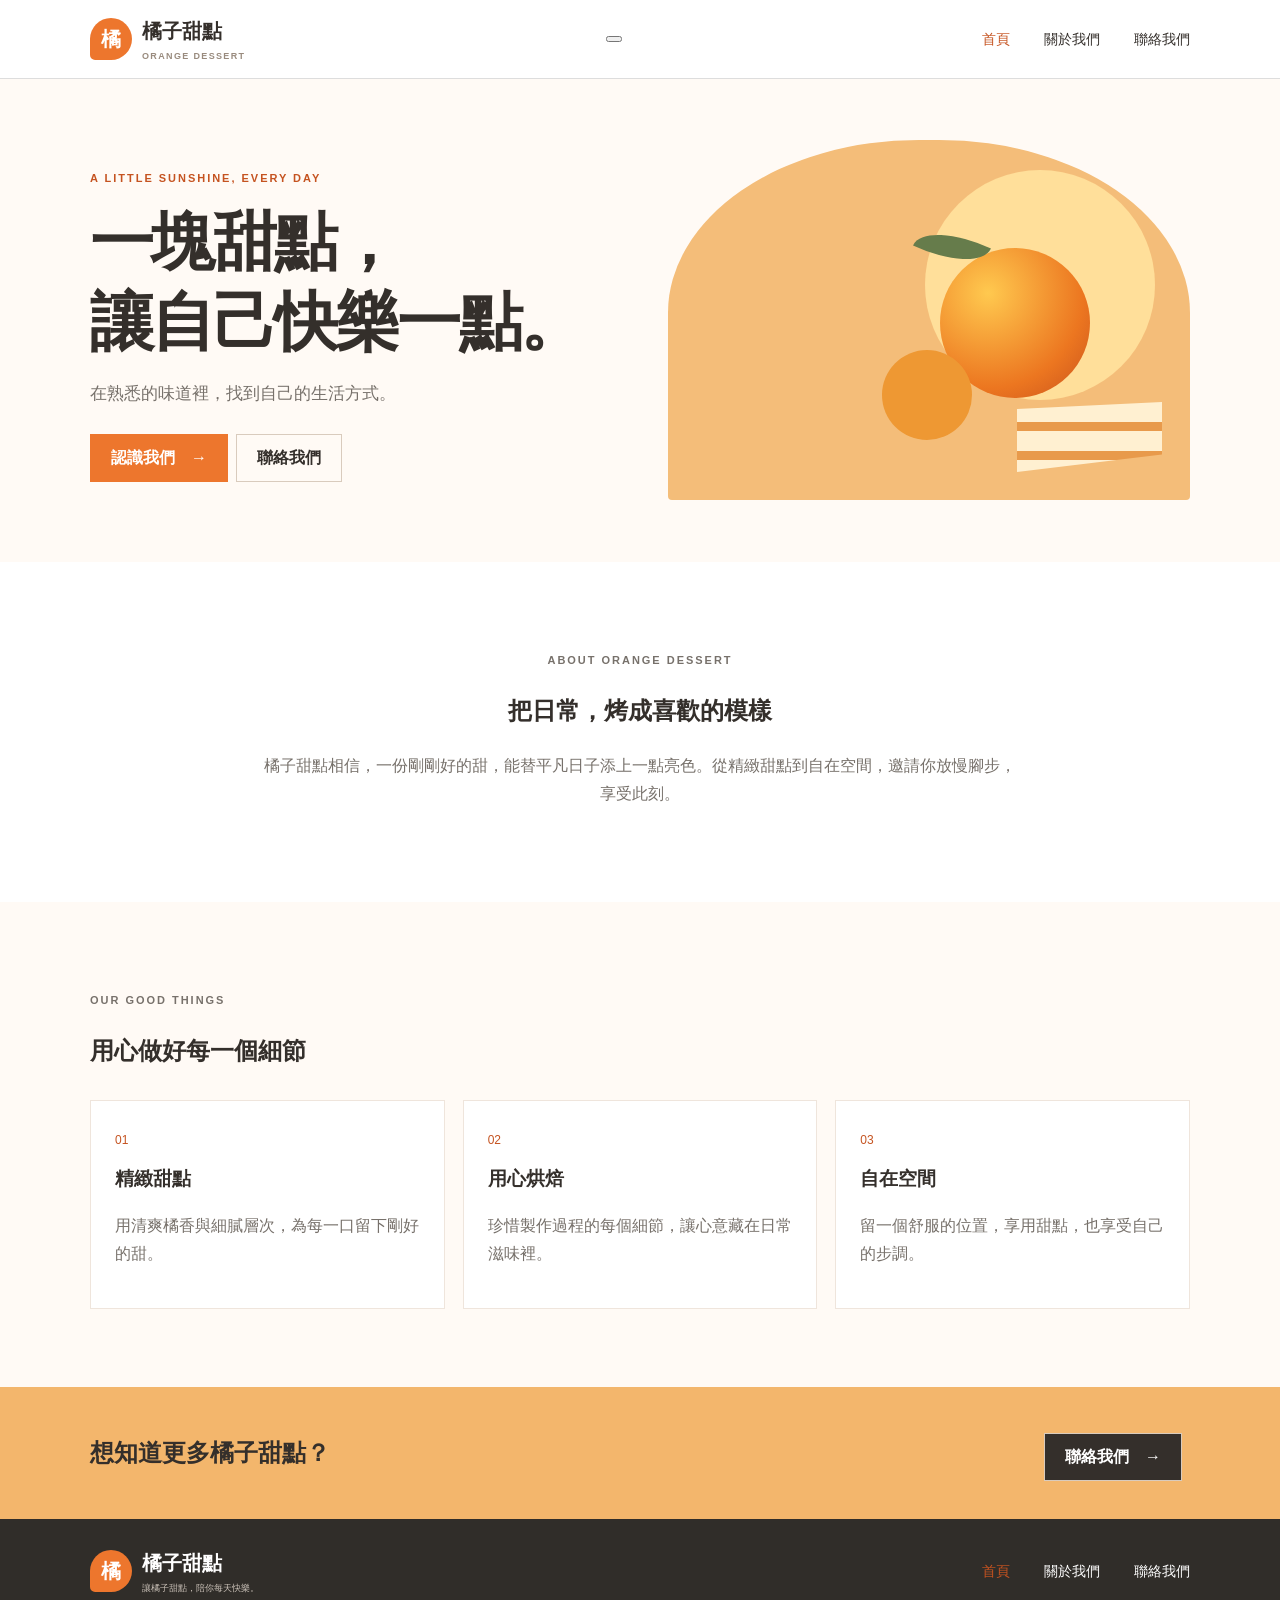
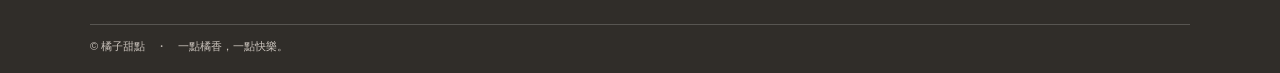
<file: pages/index.html>
<!doctype html><html lang="zh-Hant"><head><meta charset="utf-8"><meta name="viewport" content="width=device-width,initial-scale=1"><meta name="description" content="橘子甜點，以橘子的明亮香氣與細緻烘焙陪你每天快樂。"><title>首頁｜橘子甜點</title><link rel="stylesheet" href="assets/css/site.css"><script src="assets/js/site.js" defer></script></head><body><a class="skip-link" href="#main">跳到主要內容</a><header class="site-header"><div class="container nav-wrap"><a class="brand" href="index.html"><span class="brand-mark">橘</span><span>橘子甜點<small>ORANGE DESSERT</small></span></a><button class="menu-toggle" type="button" aria-expanded="false" aria-controls="site-nav" aria-label="開啟選單"><i></i><i></i><i></i></button><nav class="site-nav" id="site-nav" aria-label="主要導覽"><a href="index.html" aria-current="page">首頁</a><a href="about.html">關於我們</a><a href="contact.html">聯絡我們</a></nav></div></header><main id="main"><section class="hero"><div class="container hero-grid"><div><p class="eyebrow">A LITTLE SUNSHINE, EVERY DAY</p><h1>一塊甜點，<br>讓自己快樂一點。</h1><p class="lead">在熟悉的味道裡，找到自己的生活方式。</p><a class="button primary" href="about.html">認識我們　→</a><a class="button" href="contact.html">聯絡我們</a></div><div class="hero-art" role="img" aria-label="以橘子和蛋糕為靈感的暖色插畫"><span class="sun"></span><span class="orange"></span><span class="orange small"></span><span class="leaf"></span><span class="cake"></span></div></div></section><section class="section center"><div class="container narrow"><p class="eyebrow">ABOUT ORANGE DESSERT</p><h2>把日常，烤成喜歡的模樣</h2><p>橘子甜點相信，一份剛剛好的甜，能替平凡日子添上一點亮色。從精緻甜點到自在空間，邀請你放慢腳步，享受此刻。</p></div></section><section class="section section-soft"><div class="container"><p class="eyebrow">OUR GOOD THINGS</p><h2>用心做好每一個細節</h2><div class="cards"><article><span>01</span><h3>精緻甜點</h3><p>用清爽橘香與細膩層次，為每一口留下剛好的甜。</p></article><article><span>02</span><h3>用心烘焙</h3><p>珍惜製作過程的每個細節，讓心意藏在日常滋味裡。</p></article><article><span>03</span><h3>自在空間</h3><p>留一個舒服的位置，享用甜點，也享受自己的步調。</p></article></div></div></section><section class="cta"><div class="container"><h2>想知道更多橘子甜點？</h2><a class="button dark" href="contact.html">聯絡我們　→</a></div></section></main><footer class="site-footer"><div class="container footer-main"><a class="brand brand-footer" href="index.html"><span class="brand-mark">橘</span><span>橘子甜點<small>讓橘子甜點，陪你每天快樂。</small></span></a><nav aria-label="頁尾導覽"><a href="index.html" aria-current="page">首頁</a><a href="about.html">關於我們</a><a href="contact.html">聯絡我們</a></nav></div><div class="container copyright">© 橘子甜點　・　一點橘香，一點快樂。</div></footer></body></html>
</file>
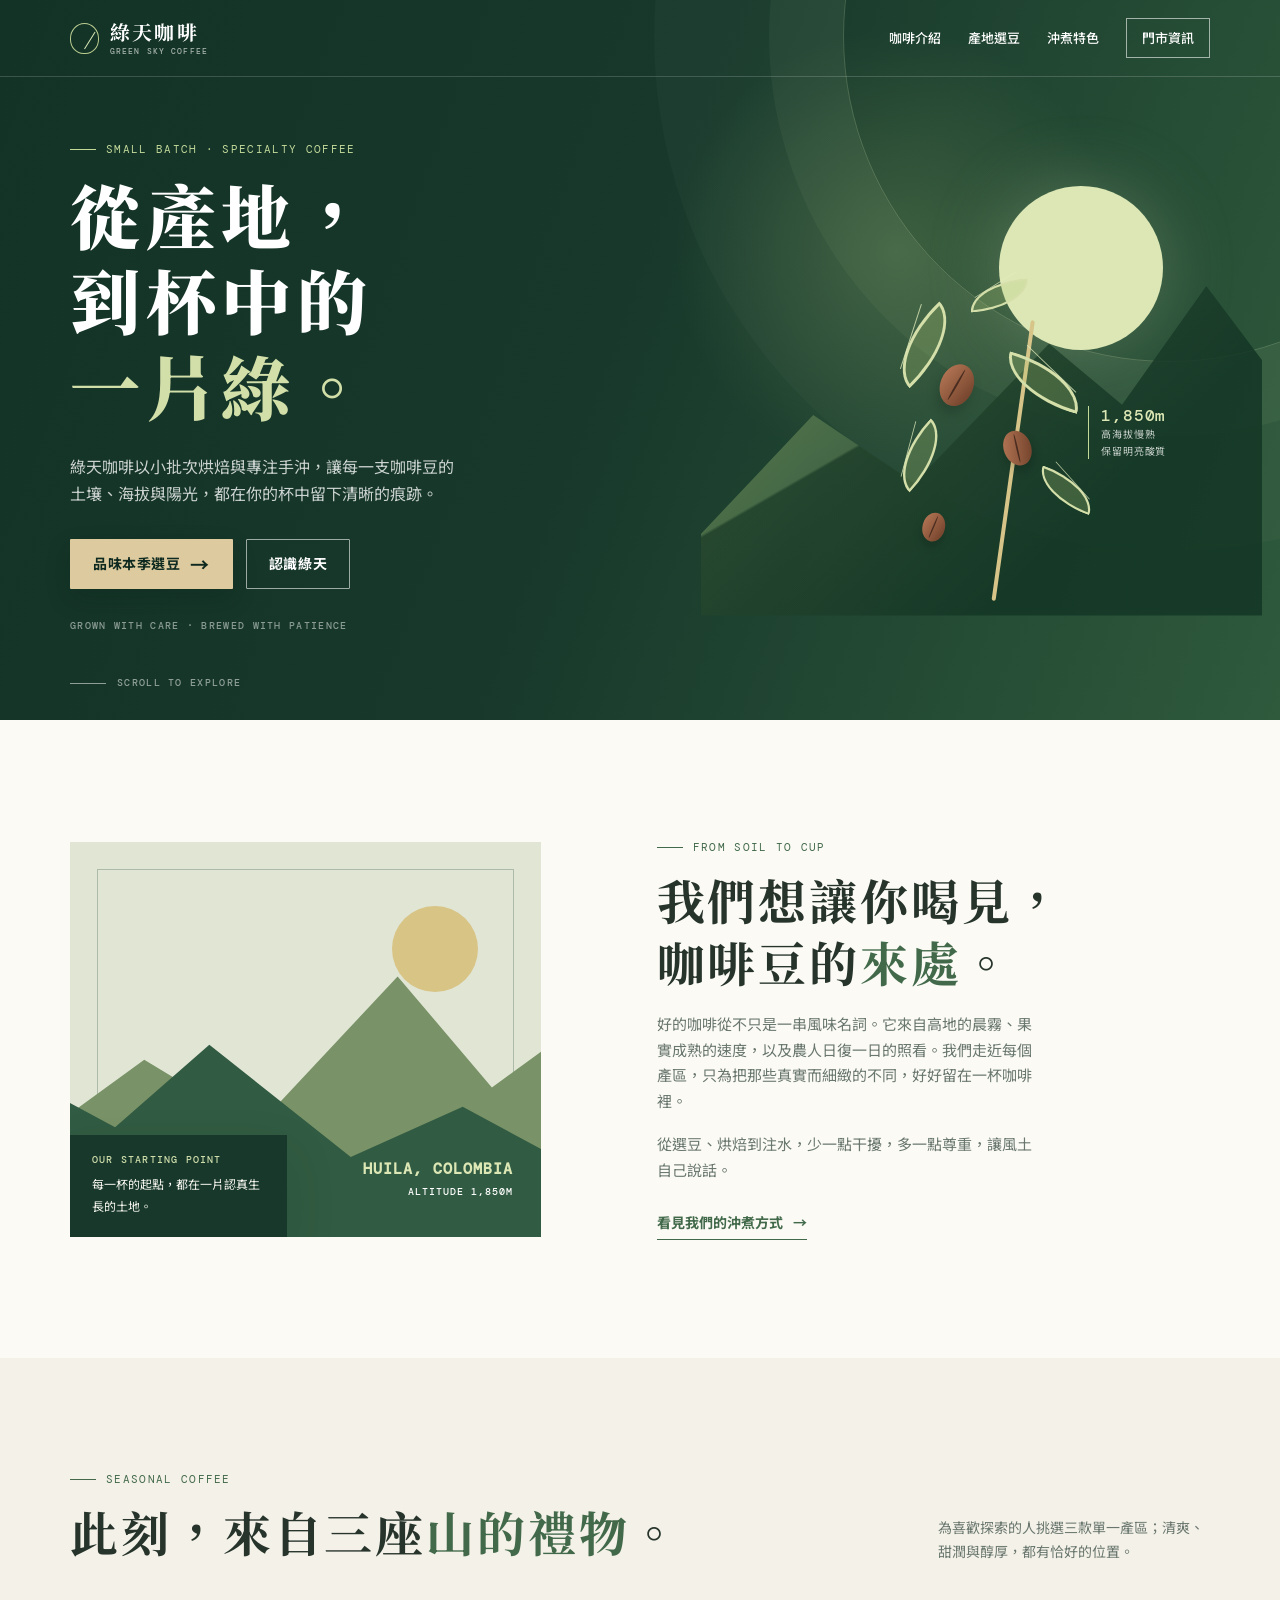
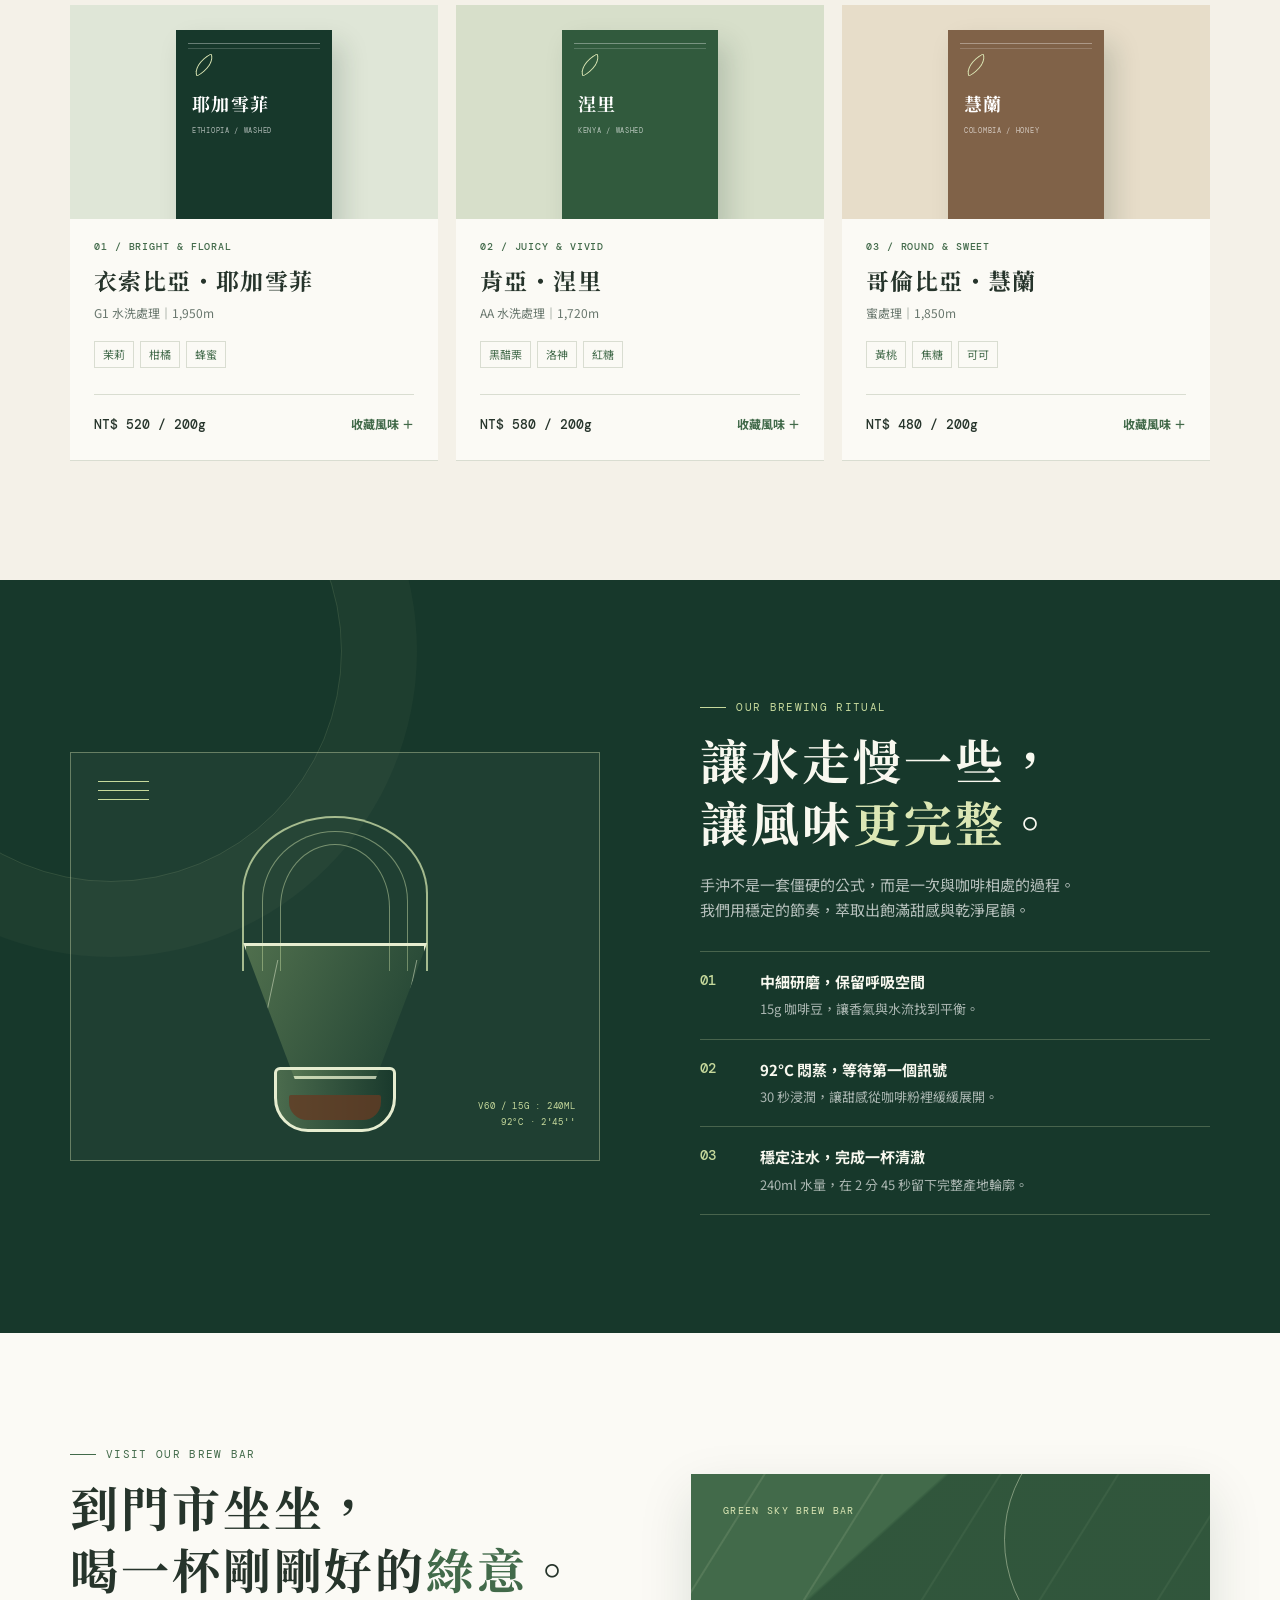
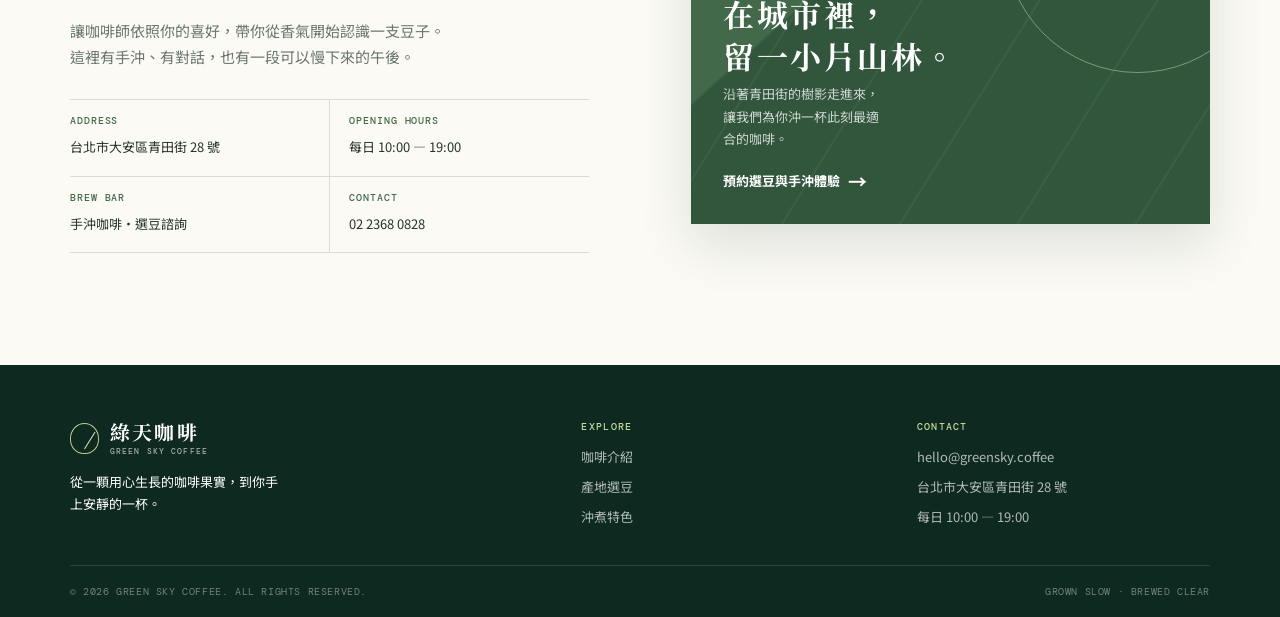
<file: refined/index.html>
<!DOCTYPE html>
<html lang="zh-Hant">
<head>
  <meta charset="UTF-8">
  <meta name="viewport" content="width=device-width, initial-scale=1.0">
  <meta name="description" content="綠天咖啡以小批次烘焙與手沖，讓每一支精品咖啡豆的產地風土清晰抵達杯中。">
  <title>綠天咖啡｜從產地，到杯中的一片綠</title>
  <link rel="preconnect" href="https://fonts.googleapis.com">
  <link rel="preconnect" href="https://fonts.gstatic.com" crossorigin>
  <link href="https://fonts.googleapis.com/css2?family=DM+Mono:wght@400;500&family=Noto+Sans+TC:wght@400;500;600;700&family=Noto+Serif+TC:wght@500;600;700;900&display=swap" rel="stylesheet">
  <style>
    :root {
      --forest: #17382b;
      --deep-forest: #0e291f;
      --moss: #426a4a;
      --leaf: #9aaa72;
      --cream: #f4f1e8;
      --paper: #fbfaf5;
      --oat: #ddca9e;
      --clay: #ad7655;
      --ink: #26342b;
      --muted: #69776e;
      --line: #d9ddd1;
      --shadow: 0 20px 50px rgba(18, 45, 32, .13);
    }

    * { box-sizing: border-box; }
    html { scroll-behavior: smooth; }
    body { margin: 0; background: var(--cream); color: var(--ink); font-family: "Noto Sans TC", sans-serif; line-height: 1.7; -webkit-font-smoothing: antialiased; }
    a { color: inherit; text-decoration: none; }
    button, input { font: inherit; }
    button { cursor: pointer; }
    .container { width: min(1140px, calc(100% - 52px)); margin: 0 auto; }
    .sr-only { position: absolute; width: 1px; height: 1px; overflow: hidden; clip: rect(0,0,0,0); white-space: nowrap; }
    .eyebrow { display: flex; align-items: center; gap: 10px; margin: 0 0 12px; color: var(--moss); font-family: "DM Mono", monospace; font-size: 11px; letter-spacing: .12em; }
    .eyebrow::before { content: ""; width: 26px; height: 1px; background: currentColor; }
    .title { margin: 0; font: 700 clamp(30px, 4vw, 48px)/1.3 "Noto Serif TC", serif; letter-spacing: .06em; }
    .title strong { color: var(--moss); font: inherit; }
    .copy { max-width: 48ch; margin: 18px 0 0; color: var(--muted); font-size: 15px; }
    .button { display: inline-flex; align-items: center; justify-content: center; gap: 10px; min-height: 50px; padding: 12px 22px; border: 1px solid transparent; border-radius: 1px; font-size: 14px; font-weight: 700; letter-spacing: .04em; transition: transform .2s ease, background .2s ease, color .2s ease, border-color .2s ease; }
    .button:hover { transform: translateY(-2px); }
    .button:focus-visible, a:focus-visible, button:focus-visible, input:focus-visible { outline: 3px solid #d3c66b; outline-offset: 3px; }
    .button-main { color: var(--deep-forest); background: var(--oat); box-shadow: 0 10px 24px rgba(7, 27, 18, .18); }
    .button-main:hover { background: #eddaac; }
    .button-light { border-color: rgba(255,255,255,.58); color: #fff; }
    .button-light:hover { background: rgba(255,255,255,.12); }
    .icon-arrow { font-size: 19px; line-height: 1; }

    /* Header */
    .header { position: absolute; z-index: 10; width: 100%; color: #fff; border-bottom: 1px solid rgba(255,255,255,.17); }
    .nav { display: flex; min-height: 76px; align-items: center; justify-content: space-between; }
    .brand { display: flex; align-items: center; gap: 11px; font: 700 20px/1 "Noto Serif TC", serif; letter-spacing: .11em; }
    .brand-symbol { position: relative; width: 29px; height: 31px; border: 1px solid #bbcd91; border-radius: 50% 50% 47% 47%; color: #d9e5b6; }
    .brand-symbol::before { content: ""; position: absolute; top: 5px; left: 13px; width: 1px; height: 20px; background: #d9e5b6; transform: rotate(32deg); transform-origin: bottom; }
    .brand small { display: block; margin-top: 5px; color: rgba(255,255,255,.63); font: 500 8px/1 "DM Mono", monospace; letter-spacing: .14em; }
    .nav-links { display: flex; align-items: center; gap: 27px; font-size: 13px; font-weight: 500; }
    .nav-links a { position: relative; padding: 6px 0; }
    .nav-links a:not(.nav-book)::after { content: ""; position: absolute; right: 0; bottom: 0; left: 0; height: 1px; background: var(--leaf); transform: scaleX(0); transform-origin: right; transition: transform .2s; }
    .nav-links a:not(.nav-book):hover::after { transform: scaleX(1); transform-origin: left; }
    .nav-book { padding: 8px 15px !important; border: 1px solid rgba(255,255,255,.58); }
    .nav-book:hover { color: var(--forest); background: #fff; }
    .menu-button { display: none; width: 40px; height: 40px; border: 0; color: #fff; background: transparent; font-size: 23px; }

    /* Hero */
    .hero { position: relative; min-height: 720px; overflow: hidden; color: #fff; background: var(--forest); }
    .hero::before { content: ""; position: absolute; inset: 0; background: radial-gradient(circle at 70% 35%, rgba(141,170,103,.28), transparent 22%), linear-gradient(110deg, #133326 0%, #17382b 47%, #2f5a3c 100%); }
    .hero::after { content: ""; position: absolute; top: -290px; right: -215px; width: 650px; height: 650px; border: 1px solid rgba(223,235,186,.22); border-radius: 50%; box-shadow: 0 0 0 74px rgba(223,235,186,.045), 0 0 0 189px rgba(223,235,186,.025); }
    .hero-grid { position: relative; z-index: 1; display: grid; grid-template-columns: 1.05fr .95fr; gap: 35px; align-items: center; min-height: 720px; padding: 126px 0 72px; }
    .hero .eyebrow { color: #c3d99a; }
    .hero h1 { max-width: 12ch; margin: 0; font: 900 clamp(43px, 5.5vw, 70px)/1.22 "Noto Serif TC", serif; letter-spacing: .08em; }
    .hero h1 em { color: #d2dfa9; font-style: normal; }
    .hero-lede { max-width: 43ch; margin: 26px 0 31px; color: rgba(255,255,255,.78); font-size: 16px; }
    .hero-actions { display: flex; flex-wrap: wrap; gap: 13px; }
    .hero-signature { margin: 29px 0 0; color: rgba(255,255,255,.5); font: 500 10px/1.6 "DM Mono", monospace; letter-spacing: .13em; }
    .hero-visual { position: relative; height: 453px; }
    .sun-disc { position: absolute; top: 25px; right: 9%; width: 164px; height: 164px; border-radius: 50%; background: #dce7b5; box-shadow: 0 0 72px rgba(220,231,181,.25); }
    .hill { position: absolute; right: -10%; bottom: -2px; width: 107%; height: 75%; clip-path: polygon(0 76%, 20% 41%, 38% 61%, 62% 20%, 75% 38%, 90% 3%, 100% 25%, 100% 100%, 0 100%); background: linear-gradient(136deg, #72905c, #244c36 69%); opacity: .88; }
    .hill::after { content: ""; position: absolute; inset: 0; background: linear-gradient(150deg, transparent 39%, rgba(8,38,25,.55) 39.5% 100%); }
    .coffee-plant { position: absolute; z-index: 2; right: 19%; bottom: 13px; width: 255px; height: 330px; transform: rotate(-4deg); }
    .stem { position: absolute; bottom: 0; left: 125px; width: 4px; height: 283px; border-radius: 4px; background: #d6c488; transform: rotate(12deg); transform-origin: bottom; }
    .leaf { position: absolute; width: 82px; height: 42px; border: 3px solid #d5dfa9; border-radius: 100% 0 100% 0; background: rgba(173,202,117,.26); }
    .leaf::after { content: ""; position: absolute; top: 50%; left: 4px; width: 68px; height: 1px; background: rgba(226,237,189,.78); transform: rotate(-28deg); transform-origin: left; }
    .leaf-a { top: 49px; left: 35px; transform: rotate(-40deg); }
    .leaf-b { top: 95px; right: 22px; transform: rotate(20deg) scaleX(-1); }
    .leaf-c { top: 159px; left: 23px; transform: rotate(-43deg) scale(.84); }
    .leaf-d { top: 204px; right: 7px; transform: rotate(24deg) scaleX(-1) scale(.74); }
    .leaf-e { top: 5px; right: 60px; transform: rotate(0deg) scale(.72); }
    .bean { position: absolute; z-index: 3; width: 33px; height: 43px; border-radius: 50%; background: linear-gradient(110deg, #b87957, #6d3e28); box-shadow: 0 8px 12px rgba(0,0,0,.17); }
    .bean::before { content: ""; position: absolute; top: 4px; bottom: 4px; left: 15px; width: 2px; border-radius: 50%; background: rgba(45,26,19,.72); transform: rotate(8deg); }
    .bean-1 { top: 91px; left: 89px; transform: rotate(26deg); }
    .bean-2 { top: 158px; right: 77px; transform: rotate(-17deg) scale(.83); }
    .bean-3 { top: 231px; left: 56px; transform: rotate(19deg) scale(.68); }
    .origin-tag { position: absolute; z-index: 3; top: 52%; right: -2%; width: 132px; padding-left: 12px; border-left: 1px solid #c3d99a; color: rgba(255,255,255,.76); font-size: 10px; line-height: 1.7; letter-spacing: .08em; }
    .origin-tag b { display: block; color: #dce7b5; font: 500 16px/1.2 "DM Mono", monospace; }
    .scroll-hint { position: absolute; bottom: 22px; left: max(26px, calc((100% - 1140px) / 2)); z-index: 2; display: flex; gap: 11px; align-items: center; color: rgba(255,255,255,.52); font: 500 10px/1 "DM Mono", monospace; letter-spacing: .13em; }
    .scroll-hint::before { content: ""; width: 36px; height: 1px; background: currentColor; }

    /* Story */
    .story { padding: 118px 0; background: var(--paper); }
    .story-grid { display: grid; grid-template-columns: .92fr 1.08fr; gap: clamp(46px, 9vw, 120px); align-items: center; }
    .origin-window { position: relative; min-height: 395px; overflow: hidden; background: #e0e5d4; }
    .origin-window::before { content: ""; position: absolute; inset: 27px; border: 1px solid rgba(23,56,43,.25); }
    .origin-sun { position: absolute; top: 64px; right: 63px; width: 86px; height: 86px; border-radius: 50%; background: #d8c485; }
    .origin-hill-one, .origin-hill-two { position: absolute; right: -12%; bottom: -2%; left: -13%; clip-path: polygon(0 72%, 23% 40%, 42% 62%, 66% 13%, 82% 49%, 100% 24%, 100% 100%, 0 100%); }
    .origin-hill-one { height: 78%; background: #799267; }
    .origin-hill-two { height: 58%; background: #315b42; transform: scaleX(-1); }
    .origin-label { position: absolute; z-index: 2; right: 28px; bottom: 27px; color: #fff; font: 500 10px/1.7 "DM Mono", monospace; letter-spacing: .1em; text-align: right; }
    .origin-label b { display: block; color: #dce7b5; font-size: 15px; }
    .story-note { position: absolute; z-index: 3; bottom: 0; left: 0; width: 217px; padding: 20px 22px; color: #f9f8f1; background: var(--forest); box-shadow: var(--shadow); }
    .story-note b { display: block; margin-bottom: 8px; color: #cfddaa; font: 500 10px/1 "DM Mono", monospace; letter-spacing: .12em; }
    .story-note p { margin: 0; font-size: 12px; line-height: 1.8; }
    .story-link { display: inline-flex; gap: 10px; margin-top: 29px; padding-bottom: 4px; border-bottom: 1px solid var(--moss); color: var(--moss); font-size: 14px; font-weight: 700; }

    /* Selection */
    .selection { padding: 112px 0 120px; background: var(--cream); }
    .section-head { display: flex; align-items: end; justify-content: space-between; gap: 30px; margin-bottom: 42px; }
    .section-head .copy { max-width: 34ch; margin: 0; font-size: 14px; }
    .coffee-grid { display: grid; grid-template-columns: repeat(3, 1fr); gap: 18px; }
    .coffee-card { display: flex; flex-direction: column; min-height: 455px; background: var(--paper); box-shadow: 0 1px 0 var(--line); transition: transform .25s ease, box-shadow .25s ease; }
    .coffee-card:hover { transform: translateY(-6px); box-shadow: var(--shadow); }
    .bag-visual { position: relative; height: 214px; overflow: hidden; background: #dfe6d7; }
    .coffee-card:nth-child(2) .bag-visual { background: #d7dfca; }
    .coffee-card:nth-child(3) .bag-visual { background: #e7ddc9; }
    .bag { position: absolute; right: 50%; bottom: -10px; width: 156px; height: 199px; padding: 28px 16px; color: #fff; background: var(--forest); box-shadow: 10px 14px 25px rgba(20,50,36,.17); transform: translateX(50%); }
    .coffee-card:nth-child(2) .bag { background: #315a3d; }
    .coffee-card:nth-child(3) .bag { background: #806248; }
    .bag::before { content: ""; position: absolute; top: 13px; right: 12px; left: 12px; height: 1px; background: rgba(255,255,255,.35); box-shadow: 0 5px 0 rgba(255,255,255,.18); }
    .bag .mini-leaf { display: block; width: 24px; height: 14px; margin-bottom: 19px; border: 1px solid #dce7b5; border-radius: 100% 0; transform: rotate(-28deg); }
    .bag .bag-name { position: relative; z-index: 1; font: 700 18px/1.3 "Noto Serif TC", serif; letter-spacing: .07em; }
    .bag .bag-origin { display: block; margin-top: 7px; color: rgba(255,255,255,.65); font: 400 7px/1.4 "DM Mono", monospace; letter-spacing: .1em; }
    .card-body { display: flex; flex: 1; flex-direction: column; padding: 23px 24px 22px; }
    .card-index { color: var(--moss); font: 500 10px/1 "DM Mono", monospace; letter-spacing: .09em; }
    .card-body h3 { margin: 13px 0 5px; font: 700 23px/1.4 "Noto Serif TC", serif; letter-spacing: .06em; }
    .card-origin { margin: 0; color: var(--muted); font-size: 12px; }
    .flavour { display: flex; flex-wrap: wrap; gap: 6px; margin: 18px 0 auto; }
    .flavour span { padding: 3px 8px; border: 1px solid var(--line); color: var(--moss); font-size: 11px; }
    .card-footer { display: flex; align-items: center; justify-content: space-between; gap: 12px; margin-top: 20px; padding-top: 15px; border-top: 1px solid var(--line); }
    .price { font: 500 13px/1 "DM Mono", monospace; }
    .save-button { padding: 4px 0; border: 0; color: var(--moss); background: transparent; font-size: 12px; font-weight: 700; }
    .save-button:hover { color: var(--clay); }

    /* Brew */
    .brew { position: relative; overflow: hidden; padding: 118px 0; color: #f8f8ef; background: var(--forest); }
    .brew::before { content: ""; position: absolute; top: -160px; left: -120px; width: 460px; height: 460px; border: 1px solid rgba(211,227,166,.14); border-radius: 50%; box-shadow: 0 0 0 75px rgba(211,227,166,.035); }
    .brew-grid { position: relative; z-index: 1; display: grid; grid-template-columns: 1.02fr .98fr; gap: clamp(45px, 8vw, 100px); align-items: center; }
    .brew .eyebrow { color: #c6d99c; }
    .brew .title strong { color: #dce7b5; }
    .brew .copy { color: rgba(255,255,255,.69); }
    .brew-drawing { position: relative; min-height: 409px; border: 1px solid rgba(220,231,181,.38); background: rgba(255,255,255,.035); }
    .brew-drawing::before { content: ""; position: absolute; top: 28px; left: 27px; width: 51px; height: 1px; background: #c6d99c; box-shadow: 0 9px 0 #c6d99c, 0 18px 0 #c6d99c; }
    .water-lines { position: absolute; top: 63px; left: 50%; width: 186px; height: 155px; border: 2px solid rgba(210,228,174,.75); border-bottom: 0; border-radius: 50% 50% 0 0; transform: translateX(-50%); }
    .water-lines::before, .water-lines::after { content: ""; position: absolute; top: 13px; right: 18px; bottom: 0; left: 18px; border: 1px solid rgba(210,228,174,.48); border-bottom: 0; border-radius: 50% 50% 0 0; }
    .water-lines::after { top: 26px; right: 36px; left: 36px; }
    .dripper { position: absolute; bottom: 81px; left: 50%; width: 184px; height: 136px; border: 3px solid #e6edd0; background: linear-gradient(115deg, rgba(173,203,129,.34), rgba(30,74,48,.14)); clip-path: polygon(0 0,100% 0,72% 100%,28% 100%); transform: translateX(-50%); }
    .dripper::before { content: ""; position: absolute; top: 14px; right: 19px; bottom: 0; left: 19px; border-left: 1px solid rgba(230,237,208,.5); border-right: 1px solid rgba(230,237,208,.5); transform: skewX(-12deg); }
    .server { position: absolute; bottom: 28px; left: 50%; width: 122px; height: 65px; border: 3px solid #e6edd0; border-radius: 6px 6px 34px 34px; background: linear-gradient(90deg, rgba(160,192,130,.34), rgba(9,41,27,.24)); transform: translateX(-50%); }
    .server::after { content: ""; position: absolute; right: 12px; bottom: 9px; left: 12px; height: 25px; border-radius: 2px 2px 18px 18px; background: rgba(100,59,35,.8); }
    .brew-caption { position: absolute; right: 24px; bottom: 21px; color: #c6d99c; font: 400 9px/1.8 "DM Mono", monospace; letter-spacing: .08em; text-align: right; }
    .method-list { display: grid; gap: 0; margin: 28px 0 0; padding: 0; list-style: none; }
    .method-list li { display: grid; grid-template-columns: 45px 1fr; gap: 15px; padding: 17px 0; border-top: 1px solid rgba(220,231,181,.25); }
    .method-list li:last-child { border-bottom: 1px solid rgba(220,231,181,.25); }
    .method-no { color: #c6d99c; font: 500 14px/1.7 "DM Mono", monospace; }
    .method-text b { display: block; font-size: 15px; }
    .method-text span { color: rgba(255,255,255,.64); font-size: 13px; }

    /* Visit */
    .visit { padding: 112px 0; background: var(--paper); }
    .visit-grid { display: grid; grid-template-columns: 1fr 1fr; gap: clamp(42px, 8vw, 105px); align-items: center; }
    .store-card { position: relative; min-height: 350px; overflow: hidden; color: #fff; background: var(--moss); box-shadow: var(--shadow); }
    .store-card::before { content: ""; position: absolute; inset: 0; opacity: .68; background: linear-gradient(138deg, transparent 28%, rgba(11,45,30,.46) 28.5% 100%), repeating-linear-gradient(122deg, transparent 0 61px, rgba(224,235,195,.18) 62px 63px, transparent 64px 100px); }
    .store-card::after { content: ""; position: absolute; top: -68px; right: -61px; width: 265px; height: 265px; border: 1px solid rgba(227,237,203,.44); border-radius: 50%; }
    .store-inner { position: relative; z-index: 1; display: flex; min-height: 350px; flex-direction: column; padding: 32px; }
    .store-kicker { margin: 0; color: #dce7b5; font: 400 10px/1 "DM Mono", monospace; letter-spacing: .13em; }
    .store-inner h3 { margin: auto 0 7px; font: 700 31px/1.35 "Noto Serif TC", serif; letter-spacing: .08em; }
    .store-inner p:not(.store-kicker) { max-width: 23ch; margin: 0; color: rgba(255,255,255,.76); font-size: 13px; }
    .store-link { display: inline-flex; align-items: center; gap: 8px; margin-top: 20px; color: #fff; font-size: 13px; font-weight: 700; }
    .details { display: grid; grid-template-columns: repeat(2, 1fr); gap: 0; margin: 30px 0 0; }
    .detail { padding: 16px 0; border-top: 1px solid var(--line); }
    .detail:nth-last-child(-n+2) { border-bottom: 1px solid var(--line); }
    .detail:nth-child(odd) { padding-right: 19px; }
    .detail:nth-child(even) { padding-left: 19px; border-left: 1px solid var(--line); }
    .detail b { display: block; margin-bottom: 6px; color: var(--moss); font: 500 10px/1 "DM Mono", monospace; letter-spacing: .09em; }
    .detail span { font-size: 13px; }

    /* Footer and small UI */
    footer { color: rgba(255,255,255,.68); background: var(--deep-forest); }
    .footer-grid { display: grid; grid-template-columns: 1.6fr 1fr 1fr; gap: 42px; padding: 57px 0 37px; }
    .footer-brand { color: #fff; }
    .footer-brand p { max-width: 30ch; margin: 16px 0 0; font-size: 13px; }
    .footer-heading { margin: 0 0 14px; color: #c6d99c; font: 500 10px/1 "DM Mono", monospace; letter-spacing: .13em; }
    .footer-list { margin: 0; padding: 0; list-style: none; font-size: 13px; }
    .footer-list li + li { margin-top: 8px; }
    .footer-list a:hover { color: #fff; }
    .footer-bottom { display: flex; justify-content: space-between; gap: 20px; padding: 18px 0; border-top: 1px solid rgba(255,255,255,.13); color: rgba(255,255,255,.42); font: 400 10px/1.5 "DM Mono", monospace; letter-spacing: .06em; }
    .toast { position: fixed; right: 22px; bottom: 22px; z-index: 30; max-width: min(340px, calc(100% - 44px)); padding: 13px 17px; border-left: 3px solid var(--oat); color: #fff; background: var(--deep-forest); box-shadow: var(--shadow); font-size: 13px; opacity: 0; pointer-events: none; transform: translateY(12px); transition: opacity .23s ease, transform .23s ease; }
    .toast.show { opacity: 1; transform: translateY(0); }
    .reveal { opacity: 0; transform: translateY(18px); transition: opacity .65s ease, transform .65s ease; }
    .reveal.in { opacity: 1; transform: translateY(0); }

    @media (max-width: 840px) {
      .nav { min-height: 68px; }
      .menu-button { display: block; }
      .nav-links { position: absolute; top: 68px; right: 0; left: 0; display: grid; gap: 0; max-height: 0; overflow: hidden; background: #112f23; transition: max-height .28s ease; }
      .nav-links.open { max-height: 300px; border-top: 1px solid rgba(255,255,255,.14); }
      .nav-links a { padding: 13px 26px; border-bottom: 1px solid rgba(255,255,255,.1); }
      .nav-links .nav-book { margin: 10px 26px; text-align: center; }
      .hero, .hero-grid { min-height: 725px; }
      .hero-grid { grid-template-columns: 1fr; padding-top: 110px; }
      .hero-visual { height: 280px; margin-top: -40px; }
      .sun-disc { top: 8px; right: 14%; width: 118px; height: 118px; }
      .hill { width: 86%; height: 97%; }
      .coffee-plant { right: 16%; bottom: -24px; transform: scale(.75) rotate(-4deg); transform-origin: bottom right; }
      .origin-tag { top: 45%; right: 1%; }
      .story-grid, .brew-grid, .visit-grid { grid-template-columns: 1fr; }
      .origin-window { max-width: 560px; width: 100%; }
      .coffee-grid { grid-template-columns: repeat(2, 1fr); }
      .coffee-card:last-child { grid-column: span 2; }
      .footer-grid { grid-template-columns: 1.4fr 1fr; }
      .footer-brand { grid-column: span 2; }
    }

    @media (max-width: 570px) {
      .container { width: min(100% - 34px, 1140px); }
      .hero, .hero-grid { min-height: 680px; }
      .hero-grid { padding-top: 99px; padding-bottom: 44px; }
      .hero h1 { font-size: 40px; }
      .hero-lede { margin: 19px 0 23px; font-size: 14px; }
      .hero-visual { height: 238px; }
      .origin-tag { display: none; }
      .scroll-hint { bottom: 12px; left: 17px; }
      .story, .selection, .brew, .visit { padding: 76px 0; }
      .origin-window { min-height: 335px; }
      .story-note { width: 190px; padding: 16px; }
      .section-head { display: block; }
      .section-head .copy { margin-top: 15px; }
      .coffee-grid { grid-template-columns: 1fr; }
      .coffee-card:last-child { grid-column: auto; }
      .brew-drawing { min-height: 325px; }
      .water-lines { transform: translateX(-50%) scale(.82); transform-origin: top; }
      .dripper { transform: translateX(-50%) scale(.8); transform-origin: bottom; }
      .server { transform: translateX(-50%) scale(.8); transform-origin: bottom; }
      .details { grid-template-columns: 1fr; }
      .detail, .detail:nth-last-child(-n+2) { border-bottom: 0; }
      .detail:first-child { border-top: 1px solid var(--line); }
      .detail:last-child { border-bottom: 1px solid var(--line); }
      .detail:nth-child(even) { padding-left: 0; border-left: 0; }
      .footer-grid { grid-template-columns: 1fr; gap: 30px; }
      .footer-brand { grid-column: auto; }
      .footer-bottom { display: block; }
      .footer-bottom span + span { display: block; margin-top: 6px; }
    }

    @media (prefers-reduced-motion: reduce) {
      html { scroll-behavior: auto; }
      *, *::before, *::after { transition-duration: .01ms !important; animation-duration: .01ms !important; }
      .reveal { opacity: 1; transform: none; }
    }
  </style>
</head>
<body>
  <header class="header" id="top">
    <nav class="nav container" aria-label="主要導覽">
      <a class="brand" href="#top" aria-label="回到綠天咖啡首頁"><span class="brand-symbol" aria-hidden="true"></span><span>綠天咖啡<small>GREEN SKY COFFEE</small></span></a>
      <button class="menu-button" type="button" aria-label="開啟導覽選單" aria-expanded="false" aria-controls="navLinks">☰</button>
      <div class="nav-links" id="navLinks">
        <a href="#story">咖啡介紹</a>
        <a href="#selection">產地選豆</a>
        <a href="#brew">沖煮特色</a>
        <a class="nav-book" href="#visit">門市資訊</a>
      </div>
    </nav>
  </header>

  <main>
    <section class="hero" aria-labelledby="heroTitle">
      <div class="hero-grid container">
        <div class="reveal">
          <p class="eyebrow">SMALL BATCH · SPECIALTY COFFEE</p>
          <h1 id="heroTitle">從產地，<br>到杯中的<br><em>一片綠。</em></h1>
          <p class="hero-lede">綠天咖啡以小批次烘焙與專注手沖，讓每一支咖啡豆的土壤、海拔與陽光，都在你的杯中留下清晰的痕跡。</p>
          <div class="hero-actions"><a class="button button-main" href="#selection">品味本季選豆 <span class="icon-arrow">→</span></a><a class="button button-light" href="#story">認識綠天</a></div>
          <p class="hero-signature">GROWN WITH CARE · BREWED WITH PATIENCE</p>
        </div>
        <div class="hero-visual" aria-hidden="true">
          <div class="sun-disc"></div><div class="hill"></div>
          <div class="coffee-plant"><span class="stem"></span><span class="leaf leaf-a"></span><span class="leaf leaf-b"></span><span class="leaf leaf-c"></span><span class="leaf leaf-d"></span><span class="leaf leaf-e"></span><span class="bean bean-1"></span><span class="bean bean-2"></span><span class="bean bean-3"></span></div>
          <p class="origin-tag"><b>1,850m</b>高海拔慢熟<br>保留明亮酸質</p>
        </div>
      </div>
      <p class="scroll-hint">SCROLL TO EXPLORE</p>
    </section>

    <section class="story" id="story" aria-labelledby="storyTitle">
      <div class="story-grid container">
        <div class="origin-window reveal" aria-hidden="true"><div class="origin-sun"></div><div class="origin-hill-one"></div><div class="origin-hill-two"></div><p class="origin-label"><b>HUILA, COLOMBIA</b>ALTITUDE 1,850M</p><div class="story-note"><b>OUR STARTING POINT</b><p>每一杯的起點，都在一片認真生長的土地。</p></div></div>
        <div class="reveal">
          <p class="eyebrow">FROM SOIL TO CUP</p>
          <h2 class="title" id="storyTitle">我們想讓你喝見，<br>咖啡豆的<strong>來處</strong>。</h2>
          <p class="copy">好的咖啡從不只是一串風味名詞。它來自高地的晨霧、果實成熟的速度，以及農人日復一日的照看。我們走近每個產區，只為把那些真實而細緻的不同，好好留在一杯咖啡裡。</p>
          <p class="copy">從選豆、烘焙到注水，少一點干擾，多一點尊重，讓風土自己說話。</p>
          <a class="story-link" href="#brew">看見我們的沖煮方式 <span>→</span></a>
        </div>
      </div>
    </section>

    <section class="selection" id="selection" aria-labelledby="selectionTitle">
      <div class="container">
        <div class="section-head reveal"><div><p class="eyebrow">SEASONAL COFFEE</p><h2 class="title" id="selectionTitle">此刻，來自三座<strong>山的禮物</strong>。</h2></div><p class="copy">為喜歡探索的人挑選三款單一產區；清爽、甜潤與醇厚，都有恰好的位置。</p></div>
        <div class="coffee-grid">
          <article class="coffee-card reveal">
            <div class="bag-visual" aria-hidden="true"><div class="bag"><span class="mini-leaf"></span><b class="bag-name">耶加雪菲</b><span class="bag-origin">ETHIOPIA / WASHED</span></div></div>
            <div class="card-body"><span class="card-index">01 / BRIGHT &amp; FLORAL</span><h3>衣索比亞・耶加雪菲</h3><p class="card-origin">G1 水洗處理｜1,950m</p><div class="flavour"><span>茉莉</span><span>柑橘</span><span>蜂蜜</span></div><div class="card-footer"><span class="price">NT$ 520 / 200g</span><button class="save-button" type="button" data-coffee="衣索比亞・耶加雪菲">收藏風味 ＋</button></div></div>
          </article>
          <article class="coffee-card reveal">
            <div class="bag-visual" aria-hidden="true"><div class="bag"><span class="mini-leaf"></span><b class="bag-name">涅里</b><span class="bag-origin">KENYA / WASHED</span></div></div>
            <div class="card-body"><span class="card-index">02 / JUICY &amp; VIVID</span><h3>肯亞・涅里</h3><p class="card-origin">AA 水洗處理｜1,720m</p><div class="flavour"><span>黑醋栗</span><span>洛神</span><span>紅糖</span></div><div class="card-footer"><span class="price">NT$ 580 / 200g</span><button class="save-button" type="button" data-coffee="肯亞・涅里">收藏風味 ＋</button></div></div>
          </article>
          <article class="coffee-card reveal">
            <div class="bag-visual" aria-hidden="true"><div class="bag"><span class="mini-leaf"></span><b class="bag-name">慧蘭</b><span class="bag-origin">COLOMBIA / HONEY</span></div></div>
            <div class="card-body"><span class="card-index">03 / ROUND &amp; SWEET</span><h3>哥倫比亞・慧蘭</h3><p class="card-origin">蜜處理｜1,850m</p><div class="flavour"><span>黃桃</span><span>焦糖</span><span>可可</span></div><div class="card-footer"><span class="price">NT$ 480 / 200g</span><button class="save-button" type="button" data-coffee="哥倫比亞・慧蘭">收藏風味 ＋</button></div></div>
          </article>
        </div>
      </div>
    </section>

    <section class="brew" id="brew" aria-labelledby="brewTitle">
      <div class="brew-grid container">
        <div class="brew-drawing reveal" aria-hidden="true"><div class="water-lines"></div><div class="dripper"></div><div class="server"></div><p class="brew-caption">V60 / 15G : 240ML<br>92°C · 2'45''</p></div>
        <div class="reveal">
          <p class="eyebrow">OUR BREWING RITUAL</p>
          <h2 class="title" id="brewTitle">讓水走慢一些，<br>讓風味<strong>更完整</strong>。</h2>
          <p class="copy">手沖不是一套僵硬的公式，而是一次與咖啡相處的過程。我們用穩定的節奏，萃取出飽滿甜感與乾淨尾韻。</p>
          <ol class="method-list">
            <li><span class="method-no">01</span><span class="method-text"><b>中細研磨，保留呼吸空間</b><span>15g 咖啡豆，讓香氣與水流找到平衡。</span></span></li>
            <li><span class="method-no">02</span><span class="method-text"><b>92°C 悶蒸，等待第一個訊號</b><span>30 秒浸潤，讓甜感從咖啡粉裡緩緩展開。</span></span></li>
            <li><span class="method-no">03</span><span class="method-text"><b>穩定注水，完成一杯清澈</b><span>240ml 水量，在 2 分 45 秒留下完整產地輪廓。</span></span></li>
          </ol>
        </div>
      </div>
    </section>

    <section class="visit" id="visit" aria-labelledby="visitTitle">
      <div class="visit-grid container">
        <div class="reveal"><p class="eyebrow">VISIT OUR BREW BAR</p><h2 class="title" id="visitTitle">到門市坐坐，<br>喝一杯剛剛好的<strong>綠意</strong>。</h2><p class="copy">讓咖啡師依照你的喜好，帶你從香氣開始認識一支豆子。這裡有手沖、有對話，也有一段可以慢下來的午後。</p><div class="details"><div class="detail"><b>ADDRESS</b><span>台北市大安區青田街 28 號</span></div><div class="detail"><b>OPENING HOURS</b><span>每日 10:00 — 19:00</span></div><div class="detail"><b>BREW BAR</b><span>手沖咖啡・選豆諮詢</span></div><div class="detail"><b>CONTACT</b><span>02 2368 0828</span></div></div></div>
        <aside class="store-card reveal" aria-label="綠天咖啡門市資訊卡"><div class="store-inner"><p class="store-kicker">GREEN SKY BREW BAR</p><h3>在城市裡，<br>留一小片山林。</h3><p>沿著青田街的樹影走進來，讓我們為你沖一杯此刻最適合的咖啡。</p><a class="store-link" href="mailto:hello@greensky.coffee">預約選豆與手沖體驗 <span class="icon-arrow">→</span></a></div></aside>
      </div>
    </section>
  </main>

  <footer>
    <div class="footer-grid container">
      <div class="footer-brand"><a class="brand" href="#top"><span class="brand-symbol" aria-hidden="true"></span><span>綠天咖啡<small>GREEN SKY COFFEE</small></span></a><p>從一顆用心生長的咖啡果實，到你手上安靜的一杯。</p></div>
      <div><p class="footer-heading">EXPLORE</p><ul class="footer-list"><li><a href="#story">咖啡介紹</a></li><li><a href="#selection">產地選豆</a></li><li><a href="#brew">沖煮特色</a></li></ul></div>
      <div><p class="footer-heading">CONTACT</p><ul class="footer-list"><li><a href="mailto:hello@greensky.coffee">hello@greensky.coffee</a></li><li>台北市大安區青田街 28 號</li><li>每日 10:00 — 19:00</li></ul></div>
    </div>
    <div class="footer-bottom container"><span>© 2026 GREEN SKY COFFEE. ALL RIGHTS RESERVED.</span><span>GROWN SLOW · BREWED CLEAR</span></div>
  </footer>

  <div class="toast" id="toast" role="status" aria-live="polite"></div>
  <script>
    const menuButton = document.querySelector('.menu-button');
    const navLinks = document.getElementById('navLinks');
    menuButton.addEventListener('click', () => {
      const opened = navLinks.classList.toggle('open');
      menuButton.setAttribute('aria-expanded', String(opened));
      menuButton.setAttribute('aria-label', opened ? '關閉導覽選單' : '開啟導覽選單');
      menuButton.textContent = opened ? '×' : '☰';
    });
    navLinks.querySelectorAll('a').forEach(link => link.addEventListener('click', () => {
      navLinks.classList.remove('open');
      menuButton.setAttribute('aria-expanded', 'false');
      menuButton.setAttribute('aria-label', '開啟導覽選單');
      menuButton.textContent = '☰';
    }));

    const toast = document.getElementById('toast');
    let toastTimer;
    function showToast(message) {
      window.clearTimeout(toastTimer);
      toast.textContent = message;
      toast.classList.add('show');
      toastTimer = window.setTimeout(() => toast.classList.remove('show'), 2600);
    }
    document.querySelectorAll('[data-coffee]').forEach(button => button.addEventListener('click', () => {
      showToast(`已收藏「${button.dataset.coffee}」，下次來門市時可以問問它。`);
    }));

    const reducedMotion = window.matchMedia('(prefers-reduced-motion: reduce)').matches;
    const revealItems = document.querySelectorAll('.reveal');
    if (reducedMotion || !('IntersectionObserver' in window)) {
      revealItems.forEach(element => element.classList.add('in'));
    } else {
      const observer = new IntersectionObserver(entries => {
        entries.forEach(entry => {
          if (entry.isIntersecting) {
            entry.target.classList.add('in');
            observer.unobserve(entry.target);
          }
        });
      }, { threshold: .12 });
      revealItems.forEach(element => observer.observe(element));
    }
  </script>
</body>
</html>
</file>
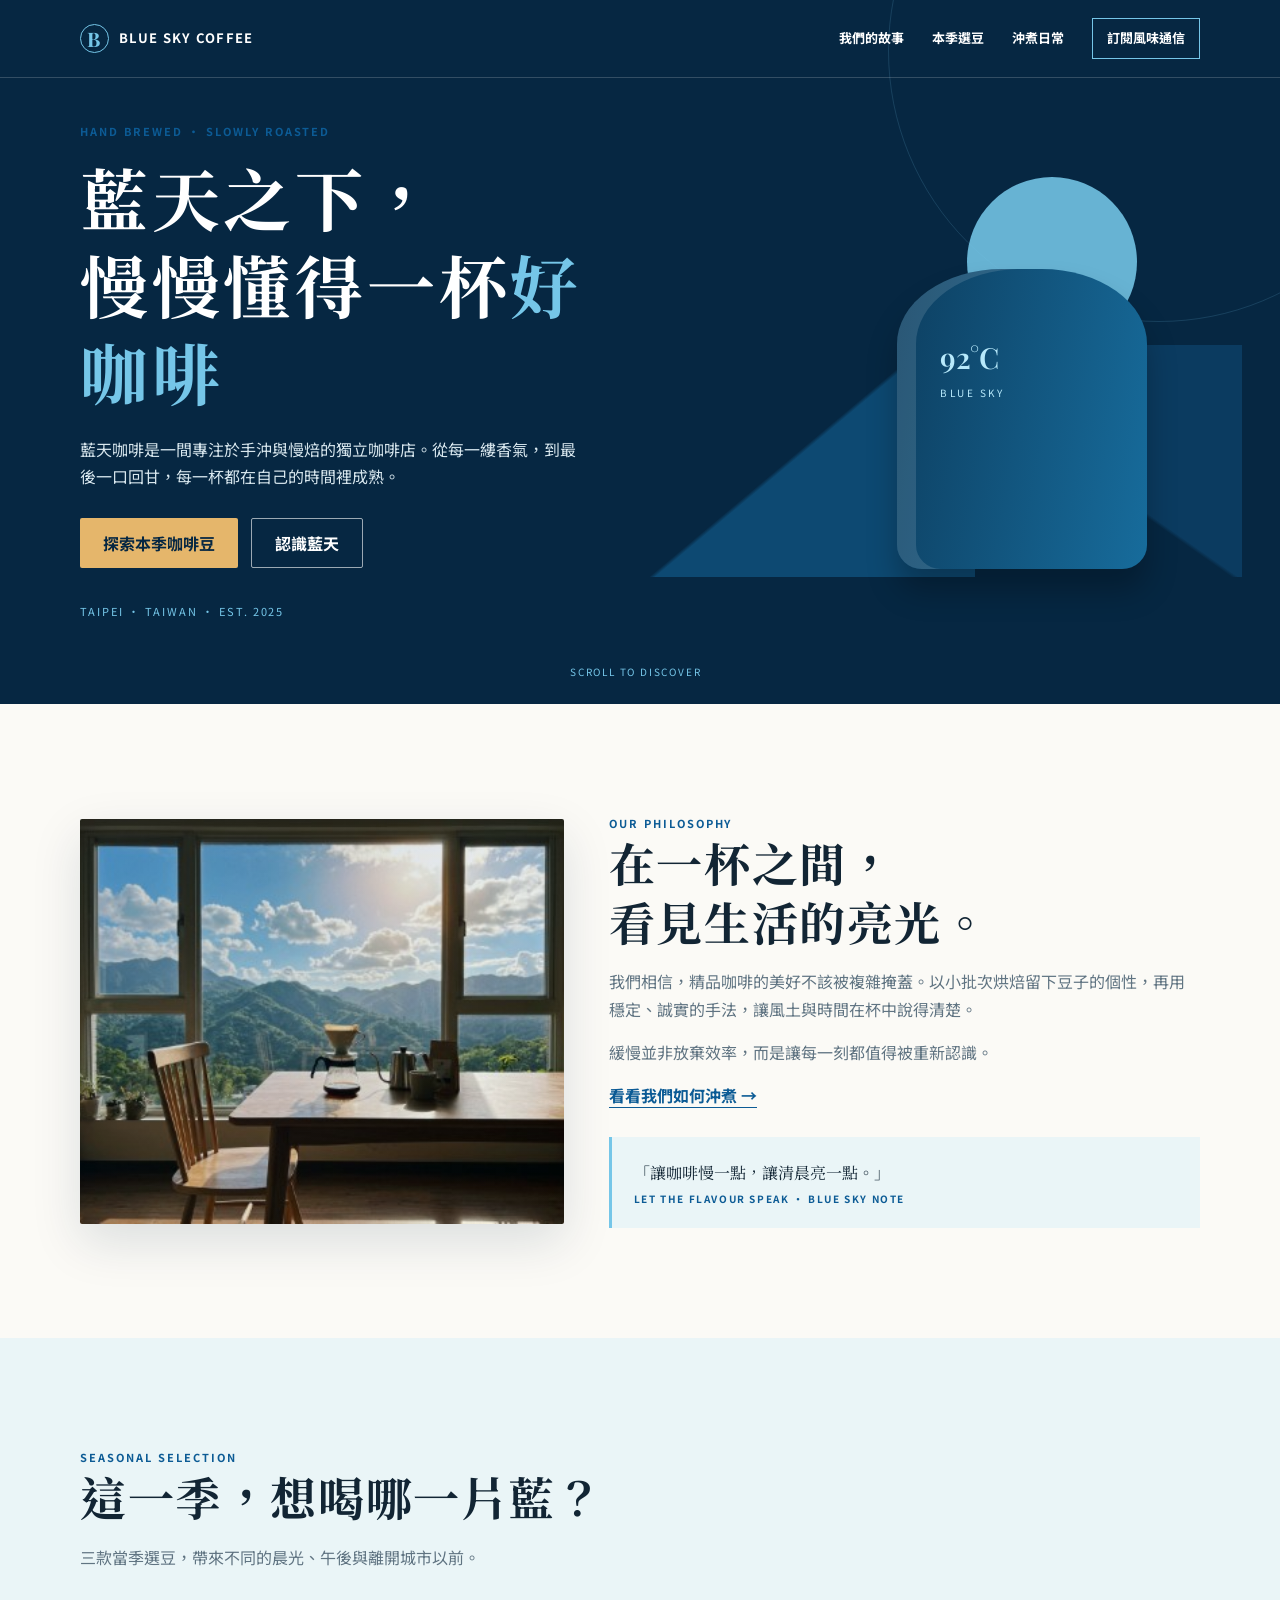
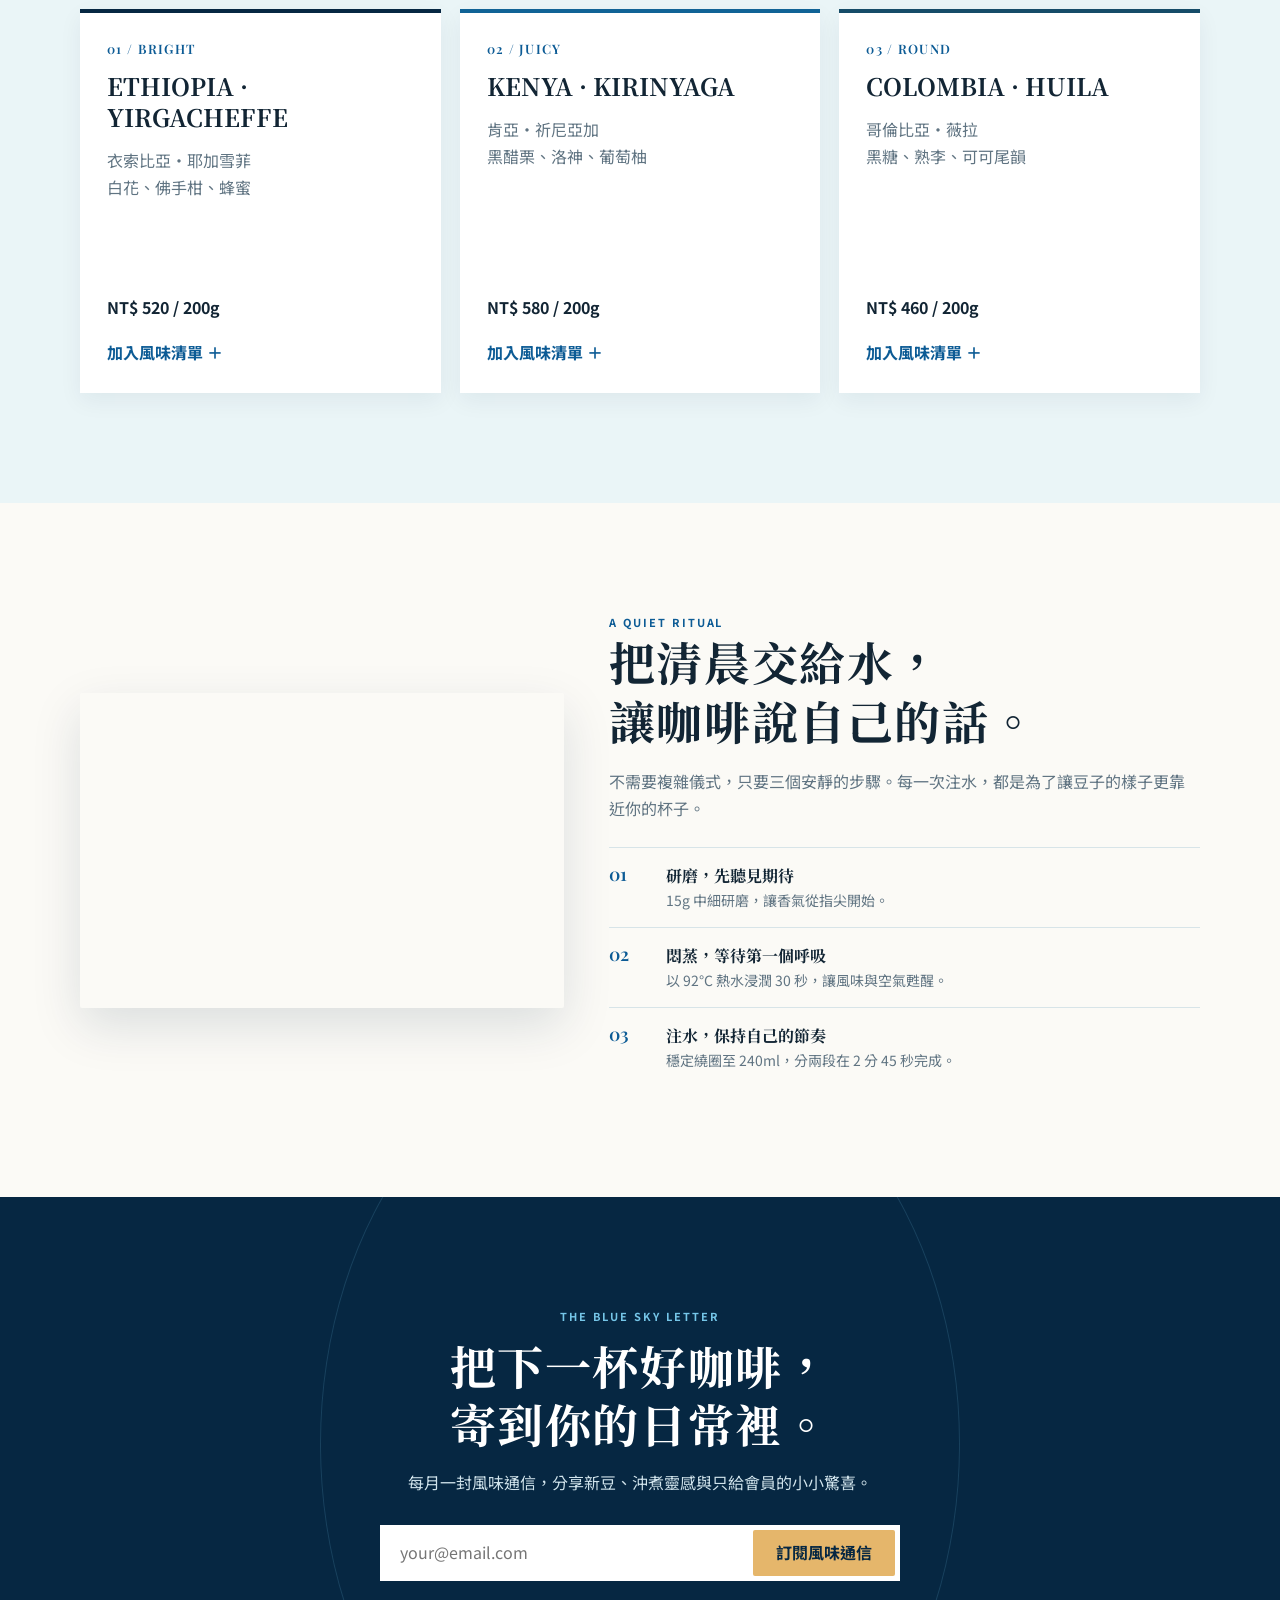
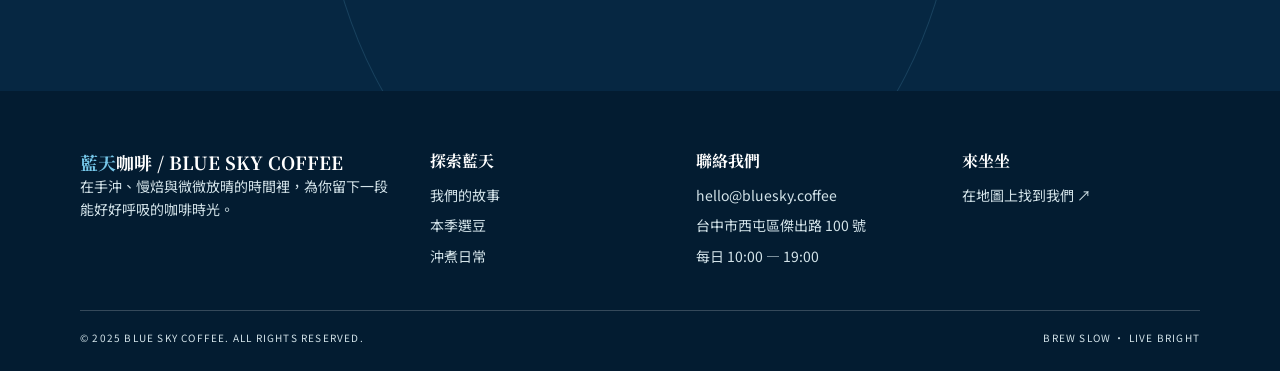
<file: test1/index.html>
<!doctype html>
<html lang="zh-Hant">
<head>
  <meta charset="UTF-8">
  <meta name="viewport" content="width=device-width, initial-scale=1.0">
  <meta name="description" content="藍天咖啡，以手沖、慢焙與真誠，為每一杯咖啡留下剛好的時間。">
  <title>藍天咖啡｜慢慢沖，慢慢懂</title>
  <link rel="preconnect" href="https://fonts.googleapis.com">
  <link rel="preconnect" href="https://fonts.gstatic.com" crossorigin>
  <link href="https://fonts.googleapis.com/css2?family=Noto+Sans+TC:wght@400;500;700&family=Noto+Serif+TC:wght@600;700;900&family=Playfair+Display:wght@600;700&display=swap" rel="stylesheet">
  <style>
    :root{--navy:#062742;--blue:#0c5b95;--sky:#75c6e8;--mist:#eaf5f7;--cream:#fbfaf6;--ink:#122534;--muted:#607482;--line:#d7e4e8;--sand:#e5b66b;--shadow:0 18px 50px rgba(6,39,66,.13)}
    *{box-sizing:border-box} html{scroll-behavior:smooth} body{margin:0;background:var(--cream);color:var(--ink);font:16px/1.7 'Noto Sans TC',sans-serif} a{color:inherit;text-decoration:none} button,input{font:inherit} button{cursor:pointer} .wrap{width:min(1120px,calc(100% - 48px));margin:auto}.eyebrow{font-size:11px;font-weight:700;letter-spacing:.18em;color:var(--blue)}h1,h2,h3,p{margin-top:0}h1,h2,h3{font-family:'Noto Serif TC',serif;line-height:1.28}h2{font-size:clamp(30px,4vw,46px);letter-spacing:.035em;margin-bottom:18px}.serif{font-family:'Playfair Display','Noto Serif TC',serif}.button{display:inline-flex;align-items:center;justify-content:center;min-height:50px;padding:0 23px;border:0;border-radius:2px;background:var(--sand);color:var(--navy);font-weight:700;transition:.25s}.button:hover{transform:translateY(-3px);filter:brightness(1.04)}.button.ghost{background:transparent;border:1px solid rgba(255,255,255,.6);color:white}.button.ghost:hover{background:white;color:var(--navy)}:focus-visible{outline:3px solid var(--sky);outline-offset:4px}
    header{height:78px;display:flex;align-items:center;position:absolute;z-index:5;top:0;width:100%;color:#fff;border-bottom:1px solid rgba(255,255,255,.18)}nav{display:flex;align-items:center;justify-content:space-between;gap:28px}.brand{display:flex;align-items:center;gap:10px;font-size:13px;letter-spacing:.1em;font-weight:700}.brand b{display:grid;place-items:center;width:29px;height:29px;border:1px solid var(--sky);border-radius:50%;font:700 20px 'Playfair Display',serif;color:var(--sky)}.nav-links{display:flex;gap:28px;align-items:center;font-size:13px;font-weight:700}.nav-links a:not(.nav-cta){padding:8px 0;border-bottom:1px solid transparent}.nav-links a:not(.nav-cta):hover{color:var(--sky);border-color:var(--sky)}.nav-cta{padding:8px 14px;border:1px solid var(--sky);color:#fff}.menu-toggle{display:none;background:transparent;border:0;color:white;font-size:23px}
    .hero{min-height:704px;padding:122px 0 72px;background:var(--navy);color:#fff;position:relative;overflow:hidden;display:grid;align-items:center}.hero:after{content:'';position:absolute;width:540px;height:540px;border:1px solid rgba(117,198,232,.16);border-radius:50%;right:-150px;top:-220px}.hero-grid{display:grid;grid-template-columns:1.02fr .98fr;gap:45px;align-items:center;position:relative;z-index:1}.hero h1{font-size:clamp(42px,5.5vw,68px);letter-spacing:.055em;margin:12px 0 22px}.hero h1 em{font-style:normal;color:var(--sky)}.hero-lede{max-width:510px;color:#d8e7ee;margin-bottom:28px}.hero-actions{display:flex;gap:13px;flex-wrap:wrap}.hero-meta{font-size:11px;letter-spacing:.18em;color:var(--sky);margin-top:34px}.hero-art{height:400px;position:relative}.sun{position:absolute;width:170px;height:170px;border-radius:50%;background:var(--sky);right:12%;top:0;opacity:.88}.mountain{position:absolute;right:-8%;bottom:0;width:115%;height:58%;background:linear-gradient(140deg,transparent 47%,#0d4972 48%) left,linear-gradient(35deg,transparent 49%,#0b3b60 50%) right;background-size:56% 100%;background-repeat:no-repeat}.coffee-vessel{position:absolute;right:10%;bottom:8px;width:250px;height:300px;background:linear-gradient(100deg,#0d3f61,#176c9c);border-radius:42% 42% 10% 10% / 25% 25% 8% 8%;box-shadow:inset 19px 0 0 rgba(255,255,255,.12),0 22px 30px rgba(0,0,0,.25)}.coffee-vessel:before{content:'92°C';position:absolute;left:43px;top:69px;color:#b7e9fb;font:600 29px 'Playfair Display',serif}.coffee-vessel:after{content:'BLUE SKY';position:absolute;left:43px;top:115px;color:#b7e9fb;font-size:10px;letter-spacing:.25em}.scroll{position:absolute;bottom:24px;left:calc(50% - 70px);font-size:10px;letter-spacing:.18em;color:var(--sky)}
    section{padding:110px 0}.split{display:grid;grid-template-columns:.9fr 1.1fr;gap:45px;align-items:center}.story-image{min-height:405px;background:linear-gradient(120deg,rgba(6,39,66,.2),rgba(6,39,66,.02)),url('hero.jpg') center/cover;border-radius:2px;box-shadow:var(--shadow)}.story-copy p,.brew-copy p{color:var(--muted)}.story-note{margin-top:28px;padding:22px;border-left:3px solid var(--sky);background:var(--mist);font-family:'Noto Serif TC',serif}.story-note small{display:block;margin-top:5px;font:700 10px 'Noto Sans TC';letter-spacing:.16em;color:var(--blue)}.text-link{font-weight:700;color:var(--blue);border-bottom:1px solid var(--blue)}
    .coffee{background:var(--mist)}.section-head{max-width:630px;margin-bottom:38px}.section-head p{color:var(--muted)}.coffee-grid{display:grid;grid-template-columns:repeat(3,1fr);gap:19px}.coffee-card{background:#fff;min-height:384px;padding:27px;display:flex;flex-direction:column;box-shadow:0 8px 22px rgba(6,39,66,.06);transition:.25s;border-top:4px solid var(--navy)}.coffee-card:nth-child(2){border-color:#106396}.coffee-card:nth-child(3){border-color:#164c68}.coffee-card:hover{transform:translateY(-8px);box-shadow:var(--shadow)}.coffee-no{font:600 13px 'Playfair Display';letter-spacing:.1em;color:var(--blue)}.coffee-card h3{font-size:24px;margin:14px 0}.flavour{color:var(--muted);margin-bottom:auto}.price{font-weight:700;margin:18px 0}.add-coffee{align-self:flex-start;border:0;background:none;padding:0;color:var(--blue);font-weight:700}
    .brew-frame{border:0;width:100%;height:315px;box-shadow:var(--shadow);border-radius:2px}.brew-steps{list-style:none;padding:0;margin:25px 0 0;counter-reset:steps}.brew-steps li{display:grid;grid-template-columns:42px 1fr;gap:15px;padding:14px 0;border-top:1px solid var(--line)}.brew-steps li:before{counter-increment:steps;content:'0' counter(steps);font:600 18px 'Playfair Display';color:var(--blue)}.brew-steps strong{display:block;font-family:'Noto Serif TC',serif}.brew-steps span{display:block;font-size:14px;color:var(--muted)}
    .visit{background:var(--navy);color:#fff;text-align:center;position:relative;overflow:hidden}.visit:before{content:'';position:absolute;inset:-170px 25%;border:1px solid rgba(117,198,232,.16);border-radius:50%}.visit .wrap{position:relative}.visit h2{max-width:700px;margin:10px auto 16px}.visit p{max-width:600px;margin:0 auto 28px;color:#d1e4ec}.subscribe{display:flex;max-width:520px;margin:auto;background:#fff;padding:5px}.subscribe input{border:0;min-width:0;flex:1;padding:0 15px;color:var(--ink);outline:0}.subscribe .button{min-height:46px;white-space:nowrap}
    footer{background:#031c31;color:#d3e3e9;padding:58px 0 25px;font-size:14px}footer .top{display:grid;grid-template-columns:1.35fr repeat(3,1fr);gap:28px}footer h3{font:700 16px 'Noto Serif TC';color:#fff;margin-bottom:12px}footer p{margin-bottom:7px}footer a:hover{color:var(--sky)}.footer-brand{font:700 18px 'Noto Serif TC';color:white}.footer-brand span{color:var(--sky)}.bottom{border-top:1px solid rgba(255,255,255,.2);margin-top:34px;padding-top:18px;display:flex;justify-content:space-between;gap:15px;font-size:10px;letter-spacing:.12em}
    .toast{position:fixed;z-index:10;right:22px;bottom:22px;background:var(--navy);color:white;padding:14px 19px;border-radius:3px;box-shadow:var(--shadow);transform:translateY(12px);opacity:0;pointer-events:none;transition:.25s}.toast.show{opacity:1;transform:none}.reveal{opacity:0;transform:translateY(18px);transition:.65s ease}.reveal.visible{opacity:1;transform:none}@media(max-width:820px){.menu-toggle{display:block}.nav-links{position:absolute;overflow:hidden;left:0;right:0;top:78px;max-height:0;background:#05233c;flex-direction:column;align-items:stretch;gap:0;transition:max-height .3s}.nav-links.open{max-height:300px;padding:10px 24px 18px}.nav-links a{padding:11px 0!important}.hero-grid,.split{grid-template-columns:1fr}.hero{padding-top:118px}.hero-art{height:300px;max-width:600px;width:100%;margin:auto}.story-image{min-height:300px;order:2}.coffee-grid{grid-template-columns:repeat(3,1fr)}.coffee-card{padding:20px;min-height:350px}footer .top{grid-template-columns:repeat(2,1fr)}}@media(max-width:560px){.wrap{width:calc(100% - 34px)}section{padding:76px 0}.hero{min-height:680px;padding-top:105px}.hero-art{height:245px}.coffee-vessel{width:185px;height:225px}.sun{width:120px;height:120px}.coffee-grid{grid-template-columns:1fr}.coffee-card{min-height:0}.brew-frame{height:310px}.subscribe{padding:4px}.subscribe input{padding:0 9px;font-size:14px}.subscribe .button{padding:0 12px;font-size:13px}.bottom{flex-direction:column}footer .top{grid-template-columns:1fr}.scroll{display:none}}@media(prefers-reduced-motion:reduce){html{scroll-behavior:auto}.reveal{opacity:1;transform:none;transition:none}}
  </style>
</head>
<body>
  <header id="top"><nav class="wrap" aria-label="主要導覽"><a class="brand" href="#top" aria-label="回到藍天咖啡首頁"><b>B</b> BLUE SKY COFFEE</a><button class="menu-toggle" aria-label="開啟導覽選單" aria-controls="navLinks" aria-expanded="false">☰</button><div class="nav-links" id="navLinks"><a href="#story">我們的故事</a><a href="#coffee">本季選豆</a><a href="#brew">沖煮日常</a><a class="nav-cta" href="#visit">訂閱風味通信</a></div></nav></header>
  <main>
    <section class="hero" aria-labelledby="heroTitle"><div class="wrap hero-grid"><div><div class="eyebrow">HAND BREWED · SLOWLY ROASTED</div><h1 id="heroTitle">藍天之下，<br>慢慢懂得一杯<em>好咖啡</em></h1><p class="hero-lede">藍天咖啡是一間專注於手沖與慢焙的獨立咖啡店。從每一縷香氣，到最後一口回甘，每一杯都在自己的時間裡成熟。</p><div class="hero-actions"><a class="button" href="#coffee">探索本季咖啡豆</a><a class="button ghost" href="#story">認識藍天</a></div><p class="hero-meta">TAIPEI · TAIWAN · EST. 2025</p></div><div class="hero-art" aria-hidden="true"><div class="sun"></div><div class="mountain"></div><div class="coffee-vessel"></div></div></div><div class="scroll">SCROLL TO DISCOVER</div></section>
    <section id="story" class="reveal"><div class="wrap split"><div class="story-image" role="img" aria-label="一杯手沖咖啡與咖啡豆"></div><div class="story-copy"><div class="eyebrow">OUR PHILOSOPHY</div><h2>在一杯之間，<br>看見生活的亮光。</h2><p>我們相信，精品咖啡的美好不該被複雜掩蓋。以小批次烘焙留下豆子的個性，再用穩定、誠實的手法，讓風土與時間在杯中說得清楚。</p><p>緩慢並非放棄效率，而是讓每一刻都值得被重新認識。</p><a class="text-link" href="#brew">看看我們如何沖煮 →</a><aside class="story-note">「讓咖啡慢一點，讓清晨亮一點。」<small>LET THE FLAVOUR SPEAK · BLUE SKY NOTE</small></aside></div></div></section>
    <section id="coffee" class="coffee"><div class="wrap"><div class="section-head reveal"><div class="eyebrow">SEASONAL SELECTION</div><h2>這一季，想喝哪一片藍？</h2><p>三款當季選豆，帶來不同的晨光、午後與離開城市以前。</p></div><div class="coffee-grid"><article class="coffee-card reveal"><span class="coffee-no">01 / BRIGHT</span><h3>ETHIOPIA · YIRGACHEFFE</h3><p class="flavour">衣索比亞・耶加雪菲<br>白花、佛手柑、蜂蜜</p><div class="price">NT$ 520 / 200g</div><button class="add-coffee" data-coffee="衣索比亞・耶加雪菲">加入風味清單 ＋</button></article><article class="coffee-card reveal"><span class="coffee-no">02 / JUICY</span><h3>KENYA · KIRINYAGA</h3><p class="flavour">肯亞・祈尼亞加<br>黑醋栗、洛神、葡萄柚</p><div class="price">NT$ 580 / 200g</div><button class="add-coffee" data-coffee="肯亞・祈尼亞加">加入風味清單 ＋</button></article><article class="coffee-card reveal"><span class="coffee-no">03 / ROUND</span><h3>COLOMBIA · HUILA</h3><p class="flavour">哥倫比亞・薇拉<br>黑糖、熟李、可可尾韻</p><div class="price">NT$ 460 / 200g</div><button class="add-coffee" data-coffee="哥倫比亞・薇拉">加入風味清單 ＋</button></article></div></div></section>
    <section id="brew" class="reveal"><div class="wrap split"><iframe class="brew-frame" src="https://www.youtube.com/embed/MOYa4EBntI" title="藍天咖啡沖煮日常" allowfullscreen></iframe><div class="brew-copy"><div class="eyebrow">A QUIET RITUAL</div><h2>把清晨交給水，<br>讓咖啡說自己的話。</h2><p>不需要複雜儀式，只要三個安靜的步驟。每一次注水，都是為了讓豆子的樣子更靠近你的杯子。</p><ol class="brew-steps"><li><div><strong>研磨，先聽見期待</strong><span>15g 中細研磨，讓香氣從指尖開始。</span></div></li><li><div><strong>悶蒸，等待第一個呼吸</strong><span>以 92°C 熱水浸潤 30 秒，讓風味與空氣甦醒。</span></div></li><li><div><strong>注水，保持自己的節奏</strong><span>穩定繞圈至 240ml，分兩段在 2 分 45 秒完成。</span></div></li></ol></div></div></section>
    <section id="visit" class="visit"><div class="wrap reveal"><div class="eyebrow" style="color:var(--sky)">THE BLUE SKY LETTER</div><h2>把下一杯好咖啡，<br>寄到你的日常裡。</h2><p>每月一封風味通信，分享新豆、沖煮靈感與只給會員的小小驚喜。</p><form id="subscribeForm" class="subscribe"><input type="email" aria-label="電子郵件地址" placeholder="your@email.com" required><button class="button" type="submit">訂閱風味通信</button></form></div></section>
  </main>
  <footer><div class="wrap"><div class="top"><div><div class="footer-brand"><span>藍天</span>咖啡 / BLUE SKY COFFEE</div><p>在手沖、慢焙與微微放晴的時間裡，為你留下一段能好好呼吸的咖啡時光。</p></div><div><h3>探索藍天</h3><p><a href="#story">我們的故事</a></p><p><a href="#coffee">本季選豆</a></p><p><a href="#brew">沖煮日常</a></p></div><div><h3>聯絡我們</h3><p><a href="mailto:hello@bluesky.coffee">hello@bluesky.coffee</a></p><p>台中市西屯區傑出路 100 號</p><p>每日 10:00 — 19:00</p></div><div><h3>來坐坐</h3><p><a href="https://www.google.com/maps/search/?api=1&query=台中市西屯區傑出路100號" target="_blank" rel="noreferrer">在地圖上找到我們 ↗</a></p></div></div><div class="bottom"><span>© 2025 BLUE SKY COFFEE. ALL RIGHTS RESERVED.</span><span>BREW SLOW · LIVE BRIGHT</span></div></div></footer>
  <div class="toast" role="status" aria-live="polite"></div>
  <script>
    const toggle=document.querySelector('.menu-toggle'),links=document.querySelector('.nav-links'),toast=document.querySelector('.toast');
    toggle.addEventListener('click',()=>{const open=links.classList.toggle('open');toggle.setAttribute('aria-expanded',open);toggle.textContent=open?'×':'☰';});
    links.querySelectorAll('a').forEach(a=>a.addEventListener('click',()=>{links.classList.remove('open');toggle.setAttribute('aria-expanded','false');toggle.textContent='☰';}));
    let timer;function showToast(message){toast.textContent=message;toast.classList.add('show');clearTimeout(timer);timer=setTimeout(()=>toast.classList.remove('show'),2600)}
    document.querySelectorAll('[data-coffee]').forEach(button=>button.addEventListener('click',()=>showToast(`已將「${button.dataset.coffee}」加入你的風味清單。`)));
    document.querySelector('#subscribeForm').addEventListener('submit',event=>{event.preventDefault();const input=event.currentTarget.querySelector('input');if(input.checkValidity()){showToast('謝謝訂閱！下一封風味通信很快抵達。');event.currentTarget.reset();}else{input.reportValidity();}});
    const reveal=document.querySelectorAll('.reveal');if('IntersectionObserver' in window&&!matchMedia('(prefers-reduced-motion: reduce)').matches){const observer=new IntersectionObserver(entries=>entries.forEach(entry=>{if(entry.isIntersecting){entry.target.classList.add('visible');observer.unobserve(entry.target)}}),{threshold:.12});reveal.forEach(item=>observer.observe(item));}else reveal.forEach(item=>item.classList.add('visible'));
  </script>
</body>
</html>
</file>
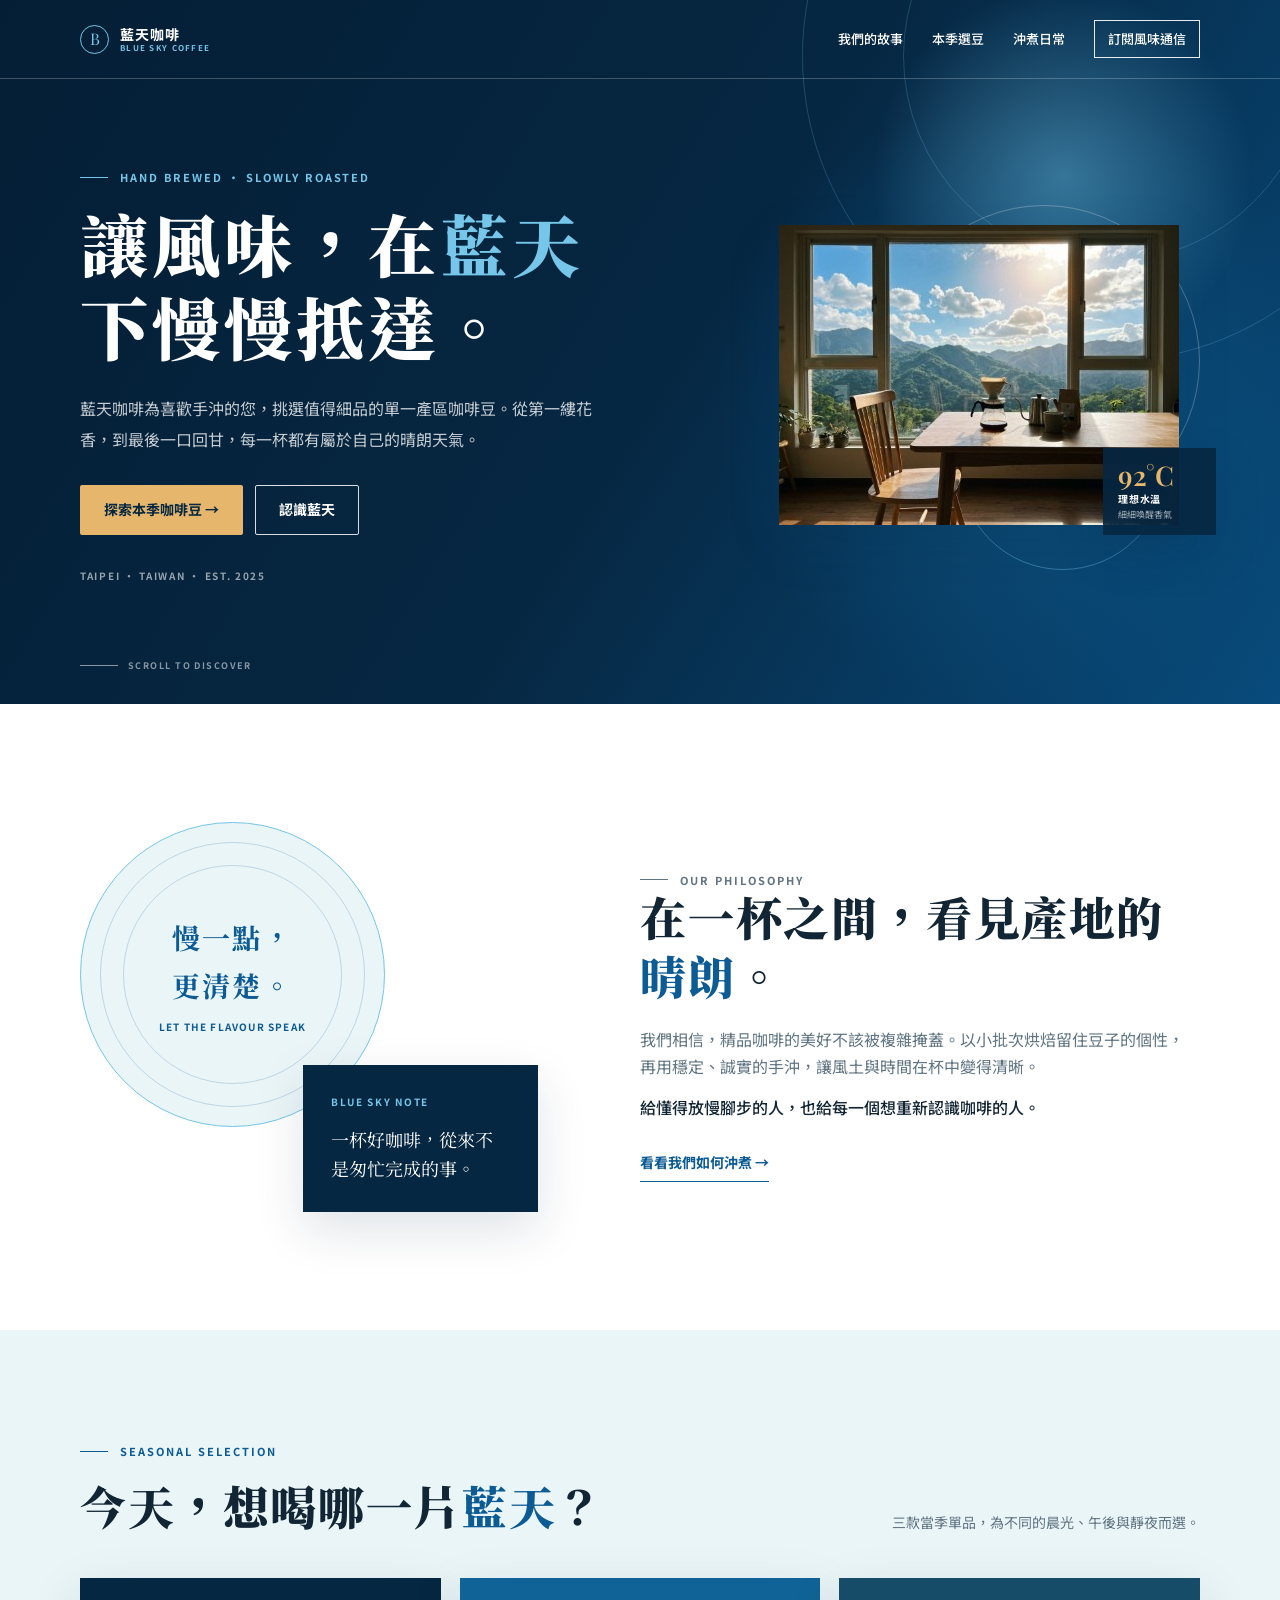
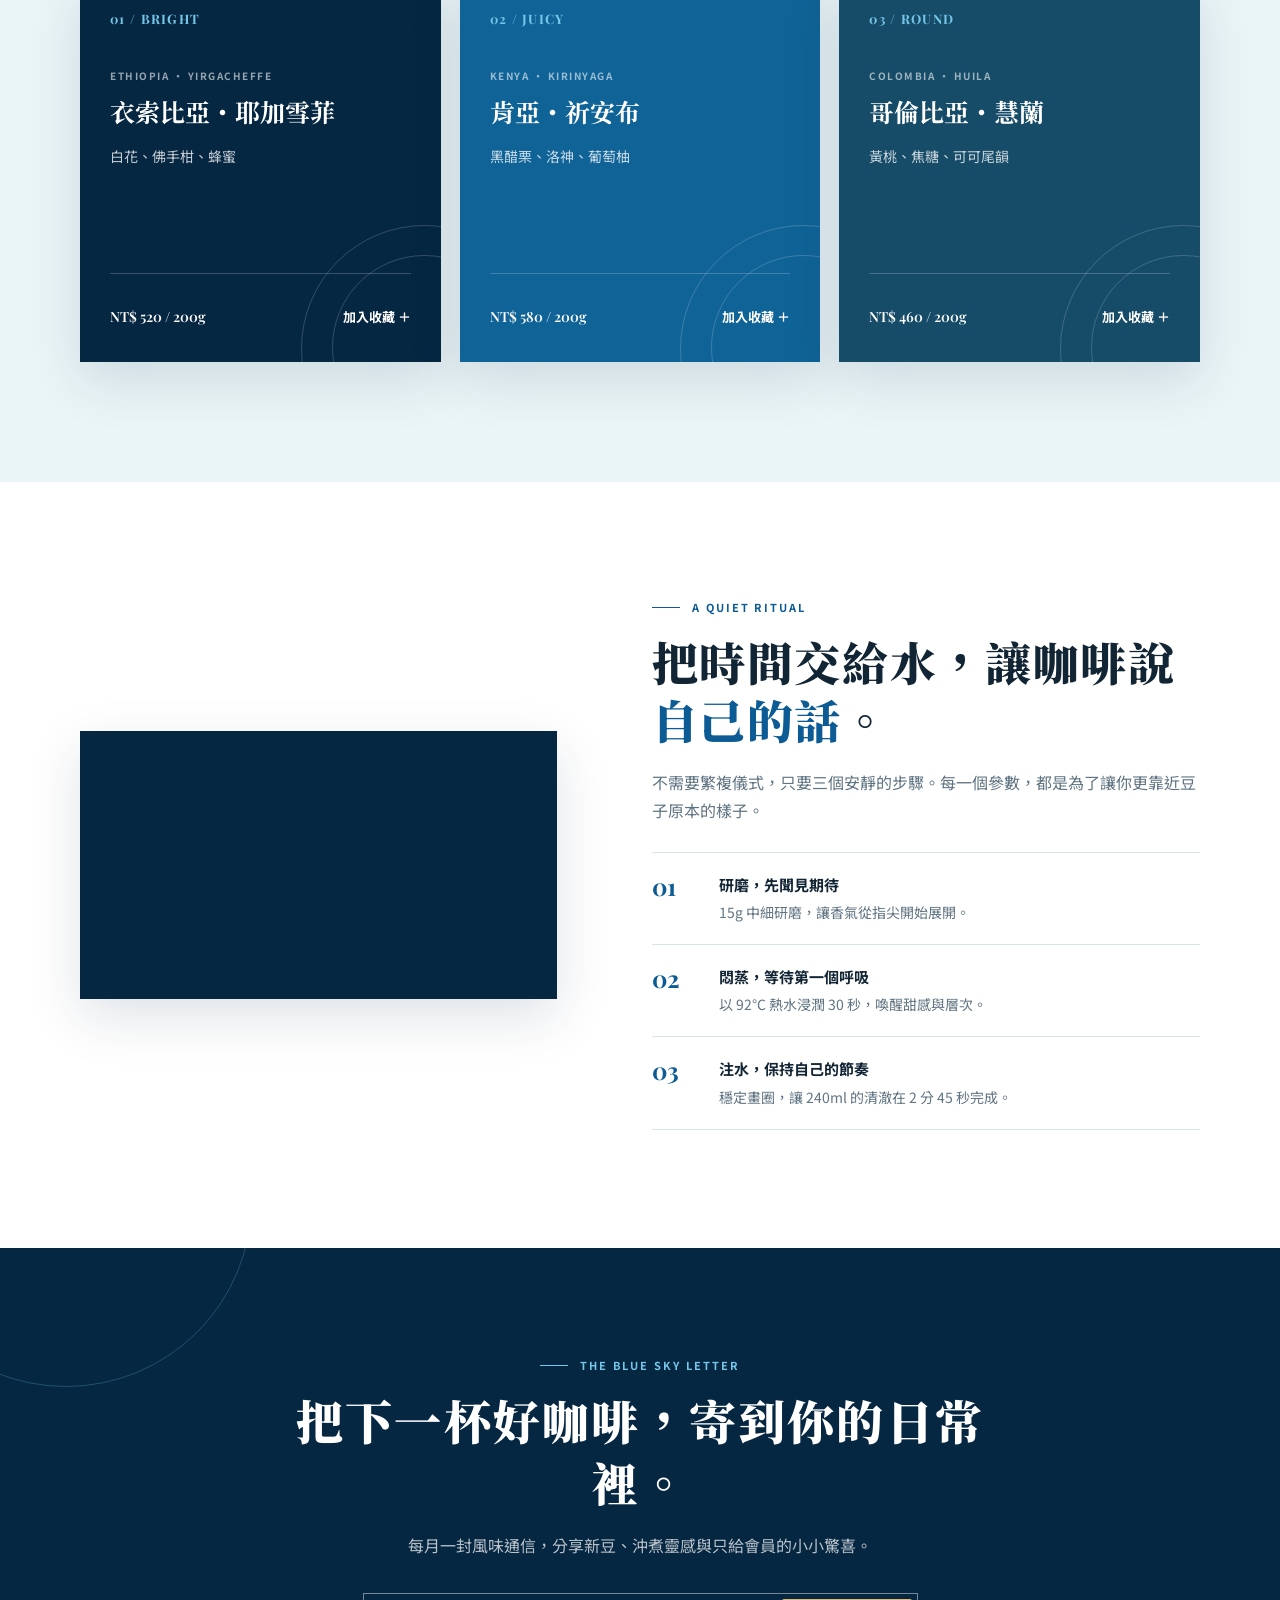
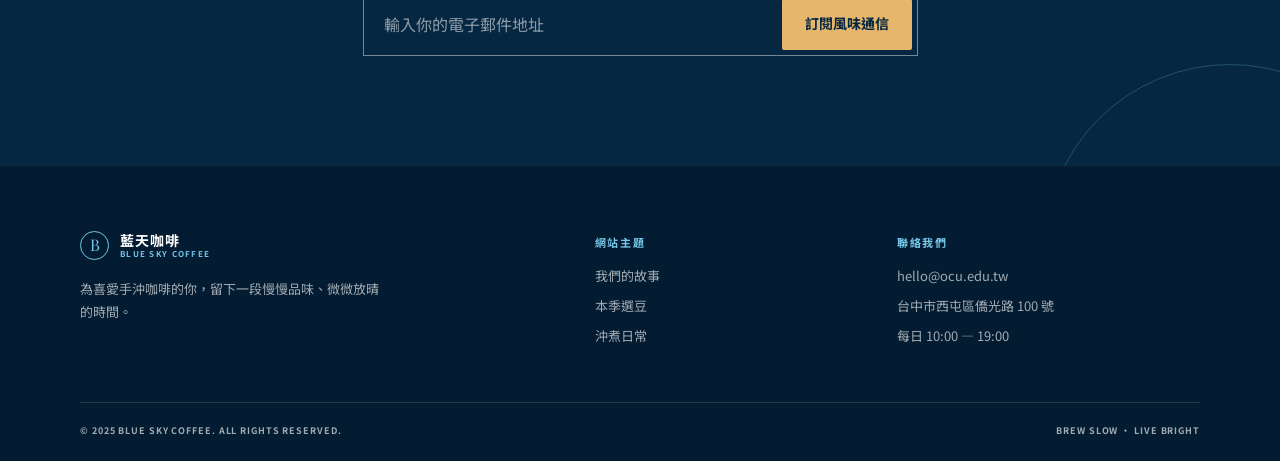
<file: test2/index.html>
<!DOCTYPE html>
<html lang="zh-Hant">
<head>
  <meta charset="UTF-8">
  <meta name="viewport" content="width=device-width, initial-scale=1.0">
  <title>藍天咖啡｜讓風味，慢慢抵達</title>
  <meta name="description" content="藍天咖啡，為手沖咖啡愛好者挑選當季精品咖啡豆，讓每一杯都清澈、明亮、值得細品。">
  <link rel="preconnect" href="https://fonts.googleapis.com">
  <link rel="preconnect" href="https://fonts.gstatic.com" crossorigin>
  <link href="https://fonts.googleapis.com/css2?family=Noto+Sans+TC:wght@400;500;600;700&family=Noto+Serif+TC:wght@600;700;900&family=Playfair+Display:wght@600;700&display=swap" rel="stylesheet">
  <style>
    :root {
      --navy: #062742;
      --blue: #0c5b95;
      --sky: #75c6e8;
      --mist: #eaf5f7;
      --cream: #fbfaf6;
      --ink: #122534;
      --muted: #607482;
      --line: #d7e4e8;
      --sand: #e5b66b;
      --shadow: 0 18px 50px rgba(6, 39, 66, .13);
    }

    * { box-sizing: border-box; }
    html { scroll-behavior: smooth; }
    body {
      margin: 0;
      color: var(--ink);
      background: var(--cream);
      font-family: "Noto Sans TC", sans-serif;
      font-size: 16px;
      line-height: 1.7;
      -webkit-font-smoothing: antialiased;
    }
    a { color: inherit; text-decoration: none; }
    button, input { font: inherit; }
    button { cursor: pointer; }
    img { display: block; max-width: 100%; }
    :focus-visible { outline: 3px solid var(--sky); outline-offset: 4px; }

    .wrap { width: min(1120px, calc(100% - 48px)); margin: 0 auto; }
    .eyebrow {
      display: flex;
      align-items: center;
      gap: 12px;
      margin: 0 0 17px;
      color: var(--blue);
      font-size: 11px;
      font-weight: 700;
      letter-spacing: .18em;
      line-height: 1.35;
    }
    .eyebrow::before { width: 28px; height: 1px; background: currentColor; content: ""; }
    .section-title {
      margin: 0;
      font-family: "Noto Serif TC", serif;
      font-size: clamp(30px, 4vw, 46px);
      font-weight: 900;
      letter-spacing: .035em;
      line-height: 1.28;
    }
    .blue-word { color: var(--blue); }
    .sky-text { color: var(--sky); }
    .section-copy { margin: 20px 0 0; color: var(--muted); }
    .text-link {
      display: inline-block;
      margin-top: 29px;
      padding-bottom: 7px;
      border-bottom: 1px solid var(--blue);
      color: var(--blue);
      font-size: 14px;
      font-weight: 700;
      transition: color .2s ease, letter-spacing .2s ease;
    }
    .text-link:hover { color: var(--navy); letter-spacing: .04em; }

    /* Header */
    .site-header {
      position: absolute;
      z-index: 10;
      top: 0;
      left: 0;
      width: 100%;
      border-bottom: 1px solid rgba(255,255,255,.23);
      color: #fff;
    }
    .nav-bar {
      display: flex;
      align-items: center;
      justify-content: space-between;
      min-height: 78px;
    }
    .brand { display: inline-flex; align-items: center; gap: 11px; min-width: max-content; }
    .brand-mark {
      display: grid;
      width: 29px;
      height: 29px;
      place-items: center;
      border: 1px solid var(--sky);
      border-radius: 50%;
      color: var(--sky);
      font-family: "Playfair Display", serif;
      font-size: 16px;
      line-height: 1;
    }
    .brand-name { display: grid; gap: 0; font-size: 13px; font-weight: 600; letter-spacing: .08em; line-height: 1.3; }
    .brand-name strong { font-size: 14px; letter-spacing: .08em; }
    .brand-name small { color: var(--sky); font-size: 8px; font-weight: 700; letter-spacing: .16em; }
    .nav-links { display: flex; align-items: center; gap: 29px; list-style: none; margin: 0; padding: 0; }
    .nav-links a { position: relative; display: inline-block; padding: 8px 0; font-size: 13px; font-weight: 500; }
    .nav-links a:not(.nav-cta)::after {
      position: absolute;
      right: 0;
      bottom: 2px;
      width: 0;
      height: 1px;
      background: var(--sky);
      content: "";
      transition: width .25s ease;
    }
    .nav-links a:not(.nav-cta):hover::after { right: auto; left: 0; width: 100%; }
    .nav-links .nav-cta { padding: 7px 13px; border: 1px solid rgba(255,255,255,.9); transition: color .2s ease, background .2s ease; }
    .nav-links .nav-cta:hover { color: var(--navy); background: #fff; }
    .menu-toggle { display: none; border: 0; background: transparent; color: #fff; font-size: 26px; line-height: 1; }

    /* Hero */
    .hero {
      position: relative;
      isolation: isolate;
      display: grid;
      min-height: 704px;
      overflow: hidden;
      color: #fff;
      background:
        radial-gradient(circle at 83% 25%, rgba(117,198,232,.42), transparent 16%),
        radial-gradient(circle at 80% 57%, rgba(16,99,150,.52), transparent 28%),
        linear-gradient(122deg, #041e35 0%, var(--navy) 52%, #084b7c 100%);
    }
    .hero::before, .hero::after { position: absolute; z-index: -1; border: 1px solid rgba(117,198,232,.22); border-radius: 50%; content: ""; }
    .hero::before { width: 610px; height: 610px; top: -250px; right: -134px; }
    .hero::after { width: 410px; height: 410px; top: -150px; right: -35px; }
    .hero-inner { display: grid; grid-template-columns: 1.02fr .98fr; gap: 45px; align-items: center; width: min(1120px, calc(100% - 48px)); margin: 0 auto; padding: 122px 0 72px; }
    .hero .eyebrow { color: var(--sky); }
    .hero-title { max-width: 650px; margin: 0; font-family: "Noto Serif TC", serif; font-size: clamp(42px, 5.5vw, 68px); font-weight: 900; letter-spacing: .06em; line-height: 1.22; }
    .hero-lede { max-width: 535px; margin: 26px 0 0; color: rgba(255,255,255,.77); font-size: 16px; line-height: 1.9; }
    .hero-actions { display: flex; flex-wrap: wrap; gap: 12px; margin-top: 31px; }
    .button {
      display: inline-flex;
      align-items: center;
      justify-content: center;
      min-height: 50px;
      padding: 12px 23px;
      border: 1px solid transparent;
      border-radius: 2px;
      font-size: 14px;
      font-weight: 700;
      transition: transform .2s ease, box-shadow .2s ease, color .2s ease, background .2s ease;
    }
    .button:hover { transform: translateY(-2px); box-shadow: 0 9px 20px rgba(0,0,0,.15); }
    .button-primary { color: var(--navy); background: var(--sand); }
    .button-secondary { border-color: rgba(255,255,255,.85); color: #fff; background: transparent; }
    .button-secondary:hover { color: var(--navy); background: #fff; }
    .hero-place { margin: 32px 0 0; color: rgba(255,255,255,.58); font-size: 10px; font-weight: 700; letter-spacing: .17em; }
    .scroll-hint { position: absolute; bottom: 31px; left: max(24px, calc((100% - 1120px) / 2)); display: flex; align-items: center; gap: 10px; color: rgba(255,255,255,.52); font-size: 9px; font-weight: 700; letter-spacing: .16em; }
    .scroll-hint::before { width: 38px; height: 1px; background: currentColor; content: ""; }
    .hero-art { position: relative; justify-self: end; width: min(100%, 450px); padding: 21px 21px 25px 0; }
    .hero-art::before { position: absolute; top: 1px; right: 0; width: 310px; height: 310px; border: 1px solid rgba(255,255,255,.26); border-radius: 50%; content: ""; }
    .hero-art::after { position: absolute; right: 34px; bottom: -20px; width: 205px; height: 205px; border: 1px solid rgba(117,198,232,.4); border-radius: 50%; content: ""; }
    .hero-photo { position: relative; z-index: 1; width: 400px; height: 300px; margin-left: auto; object-fit: cover; box-shadow: var(--shadow); }
    .art-note { position: absolute; z-index: 2; right: -16px; bottom: 15px; display: grid; width: 113px; gap: 1px; padding: 14px 15px; color: #fff; background: rgba(6,39,66,.91); box-shadow: var(--shadow); }
    .art-note strong { color: var(--sand); font-family: "Playfair Display", serif; font-size: 27px; font-weight: 600; line-height: 1; }
    .art-note span { font-size: 10px; font-weight: 700; letter-spacing: .08em; }
    .art-note small { color: rgba(255,255,255,.64); font-size: 9px; line-height: 1.45; }

    /* Story */
    .story { padding: 118px 0; background: #fff; }
    .story-grid { display: grid; grid-template-columns: .9fr 1.1fr; gap: clamp(45px, 8vw, 105px); align-items: center; }
    .story-visual { position: relative; min-height: 390px; }
    .story-disc { position: absolute; top: 0; left: 0; display: grid; width: 305px; height: 305px; place-content: center; border: 1px solid var(--sky); border-radius: 50%; color: var(--blue); text-align: center; background: var(--mist); }
    .story-disc::before, .story-disc::after { position: absolute; border: 1px solid rgba(12,91,149,.2); border-radius: 50%; content: ""; }
    .story-disc::before { inset: 19px; }
    .story-disc::after { inset: 42px; }
    .story-disc b { position: relative; z-index: 1; font-family: "Noto Serif TC", serif; font-size: 28px; letter-spacing: .08em; }
    .story-disc span { position: relative; z-index: 1; margin-top: 8px; font-size: 10px; font-weight: 700; letter-spacing: .12em; }
    .story-card { position: absolute; right: 0; bottom: 0; width: 235px; padding: 28px; color: #fff; background: var(--navy); box-shadow: var(--shadow); }
    .story-card .card-label { display: block; color: var(--sky); font-size: 10px; font-weight: 700; letter-spacing: .17em; }
    .story-card p { margin: 15px 0 0; font-family: "Noto Serif TC", serif; font-size: 18px; line-height: 1.65; }
    .story-copy p { max-width: 570px; margin: 21px 0 0; color: var(--muted); }
    .story-copy p + p { margin-top: 14px; color: var(--ink); font-weight: 500; }

    /* Coffee */
    .coffee { padding: 114px 0 120px; background: var(--mist); }
    .section-heading { display: flex; align-items: end; justify-content: space-between; gap: 30px; margin-bottom: 43px; }
    .section-heading .section-copy { max-width: 310px; margin: 0; font-size: 14px; }
    .coffee-grid { display: grid; grid-template-columns: repeat(3, 1fr); gap: 19px; }
    .coffee-card { position: relative; display: flex; flex-direction: column; min-height: 384px; overflow: hidden; padding: 30px; color: #fff; background: var(--navy); box-shadow: var(--shadow); }
    .coffee-card:nth-child(2) { background: #106396; }
    .coffee-card:nth-child(3) { background: #164c68; }
    .coffee-card::before, .coffee-card::after { position: absolute; border: 1px solid rgba(255,255,255,.18); border-radius: 50%; content: ""; }
    .coffee-card::before { width: 245px; height: 245px; right: -107px; bottom: -110px; }
    .coffee-card::after { width: 183px; height: 183px; right: -76px; bottom: -78px; }
    .coffee-card > * { position: relative; z-index: 1; }
    .coffee-number { color: var(--sky); font-family: "Playfair Display", serif; font-size: 13px; font-weight: 700; letter-spacing: .1em; }
    .coffee-origin { margin-top: 37px; color: rgba(255,255,255,.58); font-size: 10px; font-weight: 700; letter-spacing: .15em; }
    .coffee-name { margin: 9px 0 0; font-family: "Noto Serif TC", serif; font-size: 25px; font-weight: 700; line-height: 1.45; }
    .coffee-taste { margin: 16px 0 0; color: rgba(255,255,255,.77); font-size: 14px; }
    .coffee-footer { display: flex; align-items: center; justify-content: space-between; gap: 10px; margin-top: auto; padding-top: 28px; border-top: 1px solid rgba(255,255,255,.2); }
    .coffee-price { font-family: "Playfair Display", serif; font-size: 14px; font-weight: 600; white-space: nowrap; }
    .collect-button { padding: 4px 0; border: 0; color: #fff; background: transparent; font-size: 13px; font-weight: 700; white-space: nowrap; transition: color .2s ease; }
    .collect-button:hover { color: var(--sand); }

    /* Brew */
    .brew { padding: 118px 0; background: #fff; }
    .brew-grid { display: grid; grid-template-columns: .93fr 1.07fr; gap: clamp(45px, 8vw, 95px); align-items: center; }
    .video-frame { position: relative; overflow: hidden; aspect-ratio: 560 / 315; background: var(--navy); box-shadow: var(--shadow); }
    .video-frame iframe { width: 100%; height: 100%; border: 0; }
    .brew-copy .section-copy { margin-bottom: 28px; }
    .brew-steps { list-style: none; margin: 0; padding: 0; border-top: 1px solid var(--line); }
    .brew-steps li { display: grid; grid-template-columns: 55px 1fr; gap: 12px; padding: 19px 0; border-bottom: 1px solid var(--line); }
    .step-number { color: var(--blue); font-family: "Playfair Display", serif; font-size: 24px; font-weight: 700; line-height: 1.2; }
    .step-content strong { display: block; font-size: 15px; }
    .step-content p { margin: 4px 0 0; color: var(--muted); font-size: 14px; }

    /* Subscribe and footer */
    .visit { position: relative; overflow: hidden; padding: 110px 0; color: #fff; text-align: center; background: var(--navy); }
    .visit::before, .visit::after { position: absolute; width: 370px; height: 370px; border: 1px solid rgba(117,198,232,.25); border-radius: 50%; content: ""; }
    .visit::before { top: -233px; left: -120px; }
    .visit::after { right: -136px; bottom: -270px; }
    .visit-inner { position: relative; z-index: 1; max-width: 700px; margin: 0 auto; }
    .visit .eyebrow { justify-content: center; color: var(--sky); }
    .visit-title { margin: 0; font-family: "Noto Serif TC", serif; font-size: clamp(30px, 4.5vw, 47px); font-weight: 900; letter-spacing: .045em; line-height: 1.3; }
    .visit-copy { max-width: 490px; margin: 20px auto 0; color: rgba(255,255,255,.72); }
    .subscribe-form { display: flex; max-width: 555px; margin: 34px auto 0; padding: 5px; border: 1px solid rgba(255,255,255,.45); }
    .subscribe-form input { min-width: 0; flex: 1; padding: 12px 15px; border: 0; outline: 0; color: #fff; background: transparent; }
    .subscribe-form input::placeholder { color: rgba(255,255,255,.54); }
    .subscribe-form .button { flex: 0 0 auto; min-height: 48px; border: 0; }
    .site-footer { padding: 65px 0 23px; color: rgba(255,255,255,.63); background: #031c31; }
    .footer-grid { display: grid; grid-template-columns: 1.5fr .8fr 1fr; gap: 60px; }
    .footer-brand .brand { color: #fff; }
    .footer-brand p { max-width: 300px; margin: 17px 0 0; font-size: 13px; line-height: 1.8; }
    .footer-title { margin: 2px 0 13px; color: var(--sky); font-size: 11px; font-weight: 700; letter-spacing: .16em; }
    .footer-links { display: grid; gap: 8px; list-style: none; margin: 0; padding: 0; font-size: 13px; }
    .footer-links a:hover { color: #fff; }
    .footer-bottom { display: flex; justify-content: space-between; gap: 20px; margin-top: 55px; padding-top: 20px; border-top: 1px solid rgba(255,255,255,.13); font-size: 9px; font-weight: 700; letter-spacing: .1em; }

    /* Motion */
    .reveal { opacity: 0; transform: translateY(18px); transition: opacity .65s ease, transform .65s ease; }
    .reveal.visible { opacity: 1; transform: none; }
    .toast { position: fixed; z-index: 30; right: 22px; bottom: 22px; max-width: min(360px, calc(100% - 44px)); padding: 14px 18px; border-left: 3px solid var(--sand); color: #fff; background: var(--navy); box-shadow: var(--shadow); opacity: 0; pointer-events: none; transform: translateY(12px); transition: opacity .25s ease, transform .25s ease; }
    .toast.show { opacity: 1; transform: translateY(0); }

    @media (max-width: 820px) {
      .nav-bar { position: relative; }
      .menu-toggle { display: block; }
      .nav-links { position: absolute; top: 78px; left: -24px; right: -24px; display: grid; gap: 0; max-height: 0; overflow: hidden; padding: 0 24px; background: #05233c; transition: max-height .3s ease, padding .3s ease; }
      .nav-links.open { max-height: 300px; padding-top: 11px; padding-bottom: 16px; }
      .nav-links a { display: block; padding: 10px 0; }
      .nav-links .nav-cta { display: inline-block; margin-top: 6px; padding: 8px 12px; }
      .hero { min-height: 710px; }
      .hero-inner { grid-template-columns: 1fr; gap: 18px; padding-top: 118px; }
      .hero-art { width: min(100%, 510px); margin: 0 auto; padding-top: 0; justify-self: center; transform: scale(.72); transform-origin: top center; height: 245px; }
      .scroll-hint { display: none; }
      .story-grid, .brew-grid { grid-template-columns: 1fr; }
      .story-visual { max-width: 450px; width: 100%; margin: 0 auto; }
      .coffee-grid { grid-template-columns: repeat(2, 1fr); }
      .coffee-card:nth-child(3) { grid-column: span 2; }
      .footer-grid { grid-template-columns: 1fr 1fr; gap: 38px; }
      .footer-brand { grid-column: span 2; }
    }

    @media (max-width: 560px) {
      .wrap, .hero-inner { width: calc(100% - 34px); }
      .brand-name { font-size: 12px; }
      .hero { min-height: 680px; }
      .hero-inner { padding-top: 109px; padding-bottom: 37px; }
      .hero-title { font-size: 40px; }
      .hero-lede { margin-top: 19px; font-size: 14px; line-height: 1.85; }
      .hero-actions { margin-top: 24px; }
      .hero-place { margin-top: 22px; }
      .hero-art { height: 203px; transform: scale(.62); }
      .art-note { display: none; }
      .story, .coffee, .brew, .visit { padding-top: 76px; padding-bottom: 76px; }
      .story-visual { min-height: 330px; }
      .story-disc { width: 245px; height: 245px; }
      .story-disc b { font-size: 23px; }
      .story-card { width: 185px; padding: 21px; }
      .story-card p { font-size: 15px; }
      .section-heading { display: block; margin-bottom: 31px; }
      .section-heading .section-copy { margin-top: 15px; }
      .coffee-grid { grid-template-columns: 1fr; }
      .coffee-card, .coffee-card:nth-child(3) { grid-column: auto; min-height: 330px; }
      .video-frame { min-height: 200px; }
      .subscribe-form { display: grid; gap: 7px; padding: 0; border: 0; }
      .subscribe-form input { width: 100%; min-height: 51px; border: 1px solid rgba(255,255,255,.45); }
      .subscribe-form .button { width: 100%; }
      .footer-grid { grid-template-columns: 1fr; gap: 31px; }
      .footer-brand { grid-column: auto; }
      .footer-bottom { display: grid; gap: 9px; margin-top: 39px; line-height: 1.6; }
    }

    @media (prefers-reduced-motion: reduce) {
      html { scroll-behavior: auto; }
      *, *::before, *::after { transition-duration: .01ms !important; animation-duration: .01ms !important; animation-iteration-count: 1 !important; }
      .reveal { opacity: 1; transform: none; }
    }
  </style>
</head>
<body>
  <header class="site-header" id="top">
    <nav class="nav-bar wrap" aria-label="主要導覽">
      <a class="brand" href="#top" aria-label="回到藍天咖啡首頁">
        <span class="brand-mark" aria-hidden="true">B</span>
        <span class="brand-name"><strong>藍天咖啡</strong> <small>BLUE SKY COFFEE</small></span>
      </a>
      <button class="menu-toggle" type="button" aria-controls="navLinks" aria-expanded="false" aria-label="開啟導覽選單">☰</button>
      <ul class="nav-links" id="navLinks">
        <li><a href="#story">我們的故事</a></li>
        <li><a href="#coffee">本季選豆</a></li>
        <li><a href="#brew">沖煮日常</a></li>
        <li><a class="nav-cta" href="#visit">訂閱風味通信</a></li>
      </ul>
    </nav>
  </header>

  <main>
    <section class="hero" aria-labelledby="heroTitle">
      <div class="hero-inner">
        <div class="hero-content reveal">
          <p class="eyebrow">HAND BREWED · SLOWLY ROASTED</p>
          <h1 class="hero-title" id="heroTitle">讓風味，在<span class="sky-text">藍天</span>下慢慢抵達。</h1>
          <p class="hero-lede">藍天咖啡為喜歡手沖的您，挑選值得細品的單一產區咖啡豆。從第一縷花香，到最後一口回甘，每一杯都有屬於自己的晴朗天氣。</p>
          <div class="hero-actions">
            <a class="button button-primary" href="#coffee">探索本季咖啡豆 →</a>
            <a class="button button-secondary" href="#story">認識藍天</a>
          </div>
          <p class="hero-place">TAIPEI · TAIWAN · EST. 2025</p>
        </div>
        <div class="hero-art reveal" aria-hidden="true">
          <img class="hero-photo" src="images/hero.png" width="400" height="300" alt="藍天咖啡手沖主視覺" onerror="this.onerror=null;this.src='images/hero.jpg';">
          <div class="art-note" aria-hidden="true"><strong>92°C</strong><span>理想水溫</span><small>細細喚醒香氣</small></div>
        </div>
      </div>
      <span class="scroll-hint" aria-hidden="true">SCROLL TO DISCOVER</span>
    </section>

    <section class="story" id="story" aria-labelledby="storyTitle">
      <div class="wrap story-grid">
        <div class="story-visual reveal" aria-hidden="true">
          <div class="story-disc"><b>慢一點，<br>更清楚。</b><span>LET THE FLAVOUR SPEAK</span></div>
          <div class="story-card"><span class="card-label">BLUE SKY NOTE</span><p>一杯好咖啡，從來不是匆忙完成的事。</p></div>
        </div>
        <div class="story-copy reveal">
          <p class="eyebrow">OUR PHILOSOPHY</p>
          <h2 class="section-title" id="storyTitle">在一杯之間，看見產地的<span class="blue-word">晴朗</span>。</h2>
          <p>我們相信，精品咖啡的美好不該被複雜掩蓋。以小批次烘焙留住豆子的個性，再用穩定、誠實的手沖，讓風土與時間在杯中變得清晰。</p>
          <p>給懂得放慢腳步的人，也給每一個想重新認識咖啡的人。</p>
          <a class="text-link" href="#brew">看看我們如何沖煮 →</a>
        </div>
      </div>
    </section>

    <section class="coffee" id="coffee" aria-labelledby="coffeeTitle">
      <div class="wrap">
        <div class="section-heading reveal">
          <div>
            <p class="eyebrow">SEASONAL SELECTION</p>
            <h2 class="section-title" id="coffeeTitle">今天，想喝哪一片<span class="blue-word">藍天</span>？</h2>
          </div>
          <p class="section-copy">三款當季單品，為不同的晨光、午後與靜夜而選。</p>
        </div>
        <div class="coffee-grid">
          <article class="coffee-card reveal">
            <span class="coffee-number">01 / BRIGHT</span>
            <span class="coffee-origin">ETHIOPIA · YIRGACHEFFE</span>
            <h3 class="coffee-name">衣索比亞・耶加雪菲</h3>
            <p class="coffee-taste">白花、佛手柑、蜂蜜</p>
            <div class="coffee-footer"><span class="coffee-price">NT$ 520 / 200g</span><button class="collect-button" type="button" data-coffee="衣索比亞・耶加雪菲" aria-label="將衣索比亞・耶加雪菲加入收藏">加入收藏 ＋</button></div>
          </article>
          <article class="coffee-card reveal">
            <span class="coffee-number">02 / JUICY</span>
            <span class="coffee-origin">KENYA · KIRINYAGA</span>
            <h3 class="coffee-name">肯亞・祈安布</h3>
            <p class="coffee-taste">黑醋栗、洛神、葡萄柚</p>
            <div class="coffee-footer"><span class="coffee-price">NT$ 580 / 200g</span><button class="collect-button" type="button" data-coffee="肯亞・祈安布" aria-label="將肯亞・祈安布加入收藏">加入收藏 ＋</button></div>
          </article>
          <article class="coffee-card reveal">
            <span class="coffee-number">03 / ROUND</span>
            <span class="coffee-origin">COLOMBIA · HUILA</span>
            <h3 class="coffee-name">哥倫比亞・慧蘭</h3>
            <p class="coffee-taste">黃桃、焦糖、可可尾韻</p>
            <div class="coffee-footer"><span class="coffee-price">NT$ 460 / 200g</span><button class="collect-button" type="button" data-coffee="哥倫比亞・慧蘭" aria-label="將哥倫比亞・慧蘭加入收藏">加入收藏 ＋</button></div>
          </article>
        </div>
      </div>
    </section>

    <section class="brew" id="brew" aria-labelledby="brewTitle">
      <div class="wrap brew-grid">
        <div class="video-frame reveal">
          <iframe width="560" height="315" src="https://www.youtube.com/embed/hMOYa4EBntI" title="藍天咖啡手沖日常影片" allow="accelerometer; autoplay; clipboard-write; encrypted-media; gyroscope; picture-in-picture; web-share" allowfullscreen></iframe>
        </div>
        <div class="brew-copy reveal">
          <p class="eyebrow">A QUIET RITUAL</p>
          <h2 class="section-title" id="brewTitle">把時間交給水，讓咖啡說<span class="blue-word">自己的話</span>。</h2>
          <p class="section-copy">不需要繁複儀式，只要三個安靜的步驟。每一個參數，都是為了讓你更靠近豆子原本的樣子。</p>
          <ol class="brew-steps">
            <li><span class="step-number">01</span><div class="step-content"><strong>研磨，先聞見期待</strong><p>15g 中細研磨，讓香氣從指尖開始展開。</p></div></li>
            <li><span class="step-number">02</span><div class="step-content"><strong>悶蒸，等待第一個呼吸</strong><p>以 92°C 熱水浸潤 30 秒，喚醒甜感與層次。</p></div></li>
            <li><span class="step-number">03</span><div class="step-content"><strong>注水，保持自己的節奏</strong><p>穩定畫圈，讓 240ml 的清澈在 2 分 45 秒完成。</p></div></li>
          </ol>
        </div>
      </div>
    </section>

    <section class="visit" id="visit" aria-labelledby="visitTitle">
      <div class="wrap visit-inner reveal">
        <p class="eyebrow">THE BLUE SKY LETTER</p>
        <h2 class="visit-title" id="visitTitle">把下一杯好咖啡，寄到你的日常裡。</h2>
        <p class="visit-copy">每月一封風味通信，分享新豆、沖煮靈感與只給會員的小小驚喜。</p>
        <form class="subscribe-form" id="subscribeForm">
          <input type="email" aria-label="電子郵件地址" placeholder="輸入你的電子郵件地址" required>
          <button class="button button-primary" type="submit">訂閱風味通信</button>
        </form>
      </div>
    </section>
  </main>

  <footer class="site-footer">
    <div class="wrap">
      <div class="footer-grid">
        <div class="footer-brand">
          <a class="brand" href="#top" aria-label="回到藍天咖啡首頁">
            <span class="brand-mark" aria-hidden="true">B</span>
            <span class="brand-name"><strong>藍天咖啡</strong> <small>BLUE SKY COFFEE</small></span>
          </a>
          <p>為喜愛手沖咖啡的你，留下一段慢慢品味、微微放晴的時間。</p>
        </div>
        <div>
          <p class="footer-title">網站主題</p>
          <ul class="footer-links">
            <li><a href="#story">我們的故事</a></li>
            <li><a href="#coffee">本季選豆</a></li>
            <li><a href="#brew">沖煮日常</a></li>
          </ul>
        </div>
        <div>
          <p class="footer-title">聯絡我們</p>
          <ul class="footer-links">
            <li><a href="mailto:hello@ocu.edu.tw">hello@ocu.edu.tw</a></li>
            <li><a href="https://www.google.com/maps/search/?api=1&amp;query=%E5%83%91%E5%85%89%E7%A7%91%E6%8A%80%E5%A4%A7%E5%AD%B8" target="_blank" rel="noopener noreferrer">台中市西屯區僑光路 100 號</a></li>
            <li><span>每日 10:00 — 19:00</span></li>
          </ul>
        </div>
      </div>
      <div class="footer-bottom">
        <span>© 2025 BLUE SKY COFFEE. ALL RIGHTS RESERVED.</span>
        <span>BREW SLOW · LIVE BRIGHT</span>
      </div>
    </div>
  </footer>

  <div class="toast" id="toast" role="status" aria-live="polite"></div>

  <script>
    const menuToggle = document.querySelector('.menu-toggle');
    const navLinks = document.querySelector('.nav-links');
    const toast = document.querySelector('#toast');
    let toastTimer;

    function closeMenu() {
      navLinks.classList.remove('open');
      menuToggle.setAttribute('aria-expanded', 'false');
      menuToggle.setAttribute('aria-label', '開啟導覽選單');
      menuToggle.textContent = '☰';
    }

    menuToggle.addEventListener('click', () => {
      const isOpen = navLinks.classList.toggle('open');
      menuToggle.setAttribute('aria-expanded', String(isOpen));
      menuToggle.setAttribute('aria-label', isOpen ? '關閉導覽選單' : '開啟導覽選單');
      menuToggle.textContent = isOpen ? '×' : '☰';
    });

    navLinks.querySelectorAll('a').forEach(link => link.addEventListener('click', closeMenu));

    function showToast(message) {
      window.clearTimeout(toastTimer);
      toast.textContent = message;
      toast.classList.add('show');
      toastTimer = window.setTimeout(() => toast.classList.remove('show'), 2600);
    }

    document.querySelectorAll('[data-coffee]').forEach(button => {
      button.addEventListener('click', () => showToast(`已將「${button.dataset.coffee}」加入你的收藏。`));
    });

    document.querySelector('#subscribeForm').addEventListener('submit', event => {
      event.preventDefault();
      if (!event.currentTarget.checkValidity()) return;
      event.currentTarget.reset();
      showToast('謝謝訂閱，下一封晴朗的風味通信即將寄出。');
    });

    const prefersReducedMotion = window.matchMedia('(prefers-reduced-motion: reduce)').matches;
    const reveals = document.querySelectorAll('.reveal');
    if (prefersReducedMotion || !('IntersectionObserver' in window)) {
      reveals.forEach(element => element.classList.add('visible'));
    } else {
      const observer = new IntersectionObserver(entries => {
        entries.forEach(entry => {
          if (entry.isIntersecting) {
            entry.target.classList.add('visible');
            observer.unobserve(entry.target);
          }
        });
      }, { threshold: .12 });
      reveals.forEach(element => observer.observe(element));
    }
  </script>
</body>
</html>
</file>
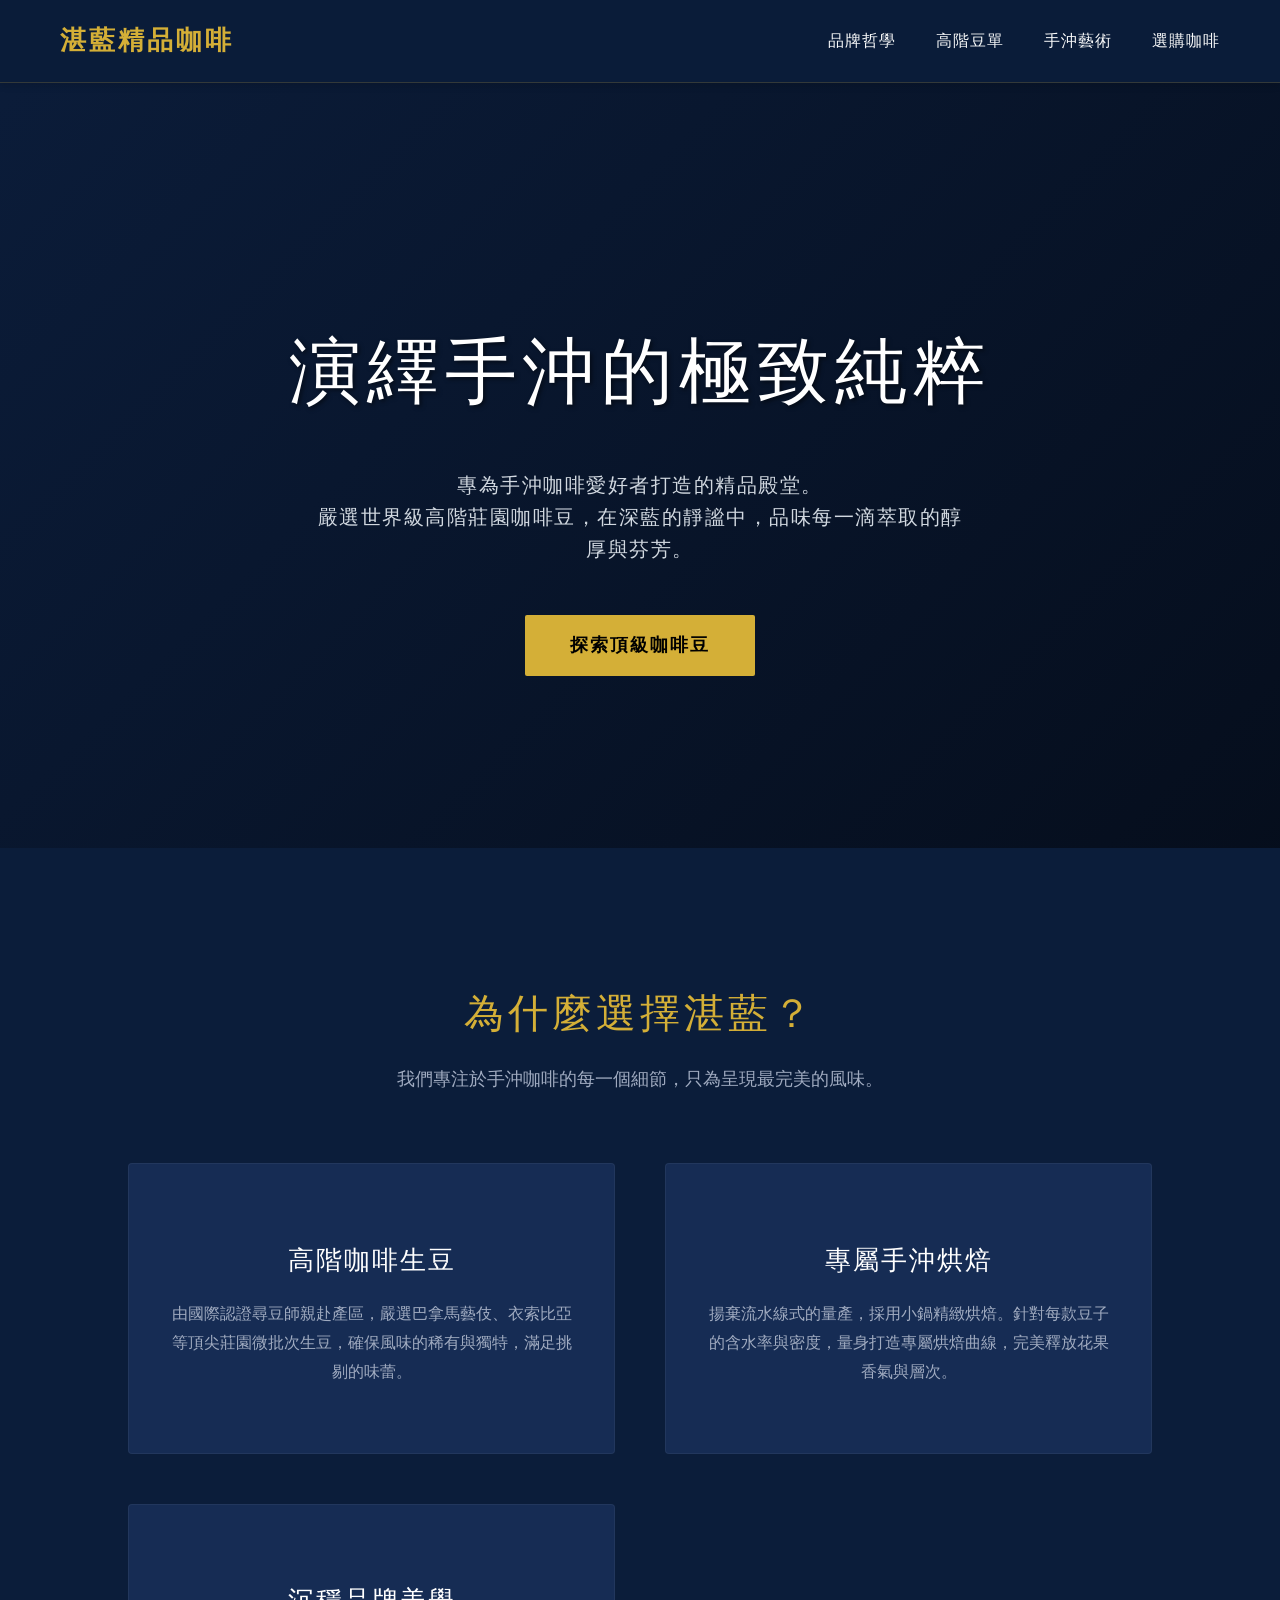
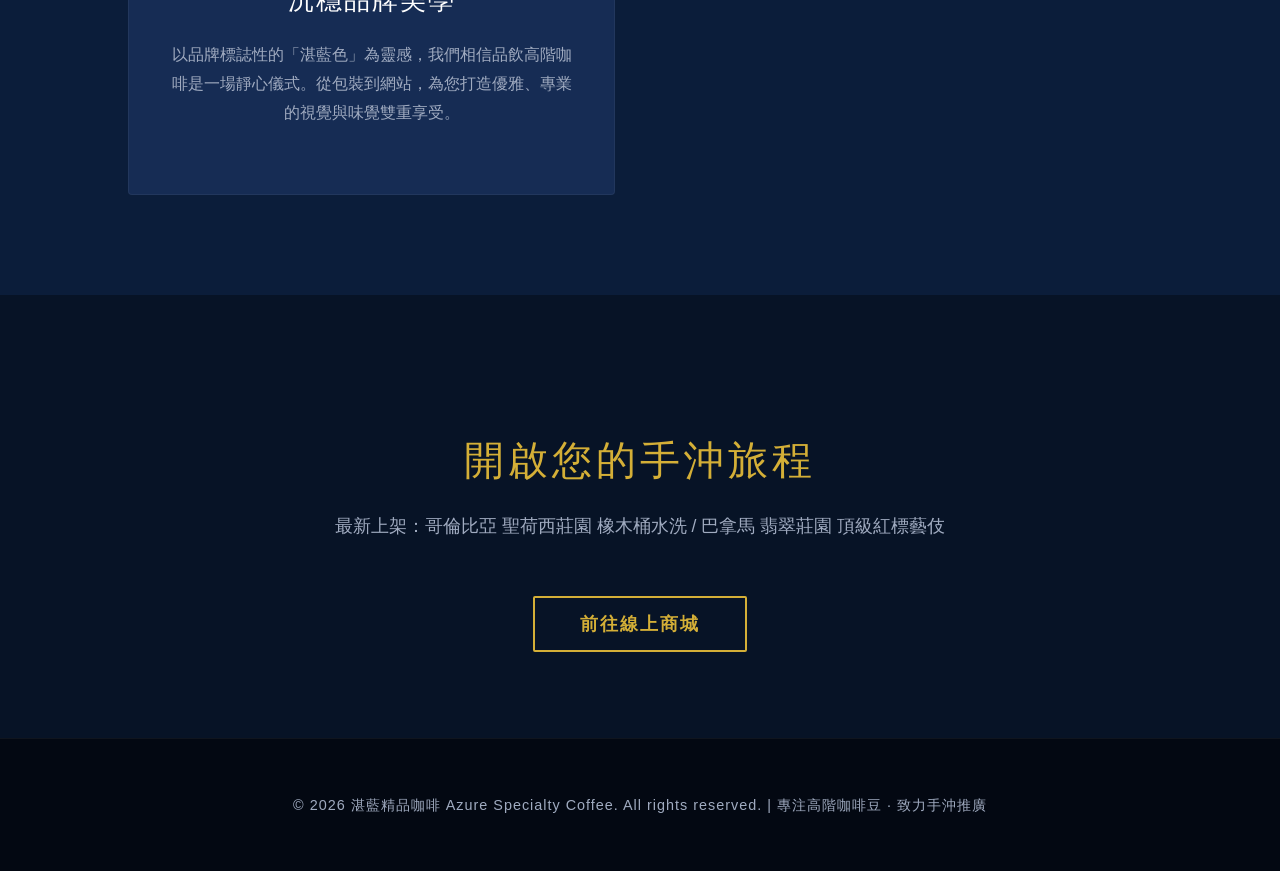
<file: w1/index.html>
<!DOCTYPE html>
<html lang="zh-TW">
<head>
    <meta charset="UTF-8">
    <meta name="viewport" content="width=device-width, initial-scale=1.0">
    <title>湛藍精品咖啡 | 頂級手沖咖啡</title>
    <style>
        :root {
            --primary-blue: #0b1d3a;
            --secondary-blue: #162c54;
            --accent-gold: #d4af37;
            --text-light: #f8f9fa;
            --text-dark: #a0abc0;
        }
        body {
            margin: 0;
            padding: 0;
            font-family: 'Helvetica Neue', Arial, 'Microsoft JhengHei', sans-serif;
            background-color: var(--primary-blue);
            color: var(--text-light);
            line-height: 1.6;
        }
        header {
            display: flex;
            justify-content: space-between;
            align-items: center;
            padding: 20px 60px;
            background-color: rgba(11, 29, 58, 0.98);
            position: sticky;
            top: 0;
            z-index: 1000;
            border-bottom: 1px solid rgba(212, 175, 55, 0.2);
            box-shadow: 0 4px 6px rgba(0,0,0,0.1);
        }
        .logo {
            font-size: 26px;
            font-weight: 700;
            color: var(--accent-gold);
            text-decoration: none;
            letter-spacing: 3px;
            display: flex;
            align-items: center;
            gap: 10px;
        }
        nav {
            display: flex;
            gap: 40px;
        }
        nav a {
            color: var(--text-light);
            text-decoration: none;
            font-size: 16px;
            letter-spacing: 1px;
            transition: color 0.3s ease;
        }
        nav a:hover {
            color: var(--accent-gold);
        }
        .hero {
            height: 85vh;
            display: flex;
            flex-direction: column;
            justify-content: center;
            align-items: center;
            text-align: center;
            background: linear-gradient(135deg, rgba(11,29,58,0.9) 0%, rgba(5,13,26,0.9) 100%), 
                        url('https://images.unsplash.com/photo-1497935586351-b67a49e012bf?ixlib=rb-1.2.1&auto=format&fit=crop&w=1920&q=80') no-repeat center center/cover;
            background-blend-mode: overlay;
            padding: 0 20px;
        }
        .hero h1 {
            font-size: 4.5rem;
            margin-bottom: 20px;
            letter-spacing: 6px;
            color: #ffffff;
            font-weight: 300;
            text-shadow: 2px 2px 4px rgba(0,0,0,0.5);
        }
        .hero p {
            font-size: 1.25rem;
            max-width: 650px;
            color: #d1d8e0;
            margin-bottom: 50px;
            letter-spacing: 1.5px;
        }
        .btn {
            padding: 16px 45px;
            background-color: var(--accent-gold);
            color: #000;
            text-decoration: none;
            font-size: 1.1rem;
            font-weight: bold;
            border-radius: 2px;
            transition: all 0.3s ease;
            letter-spacing: 2px;
        }
        .btn:hover {
            background-color: #fce28b;
            transform: translateY(-3px);
            box-shadow: 0 10px 20px rgba(0,0,0,0.2);
        }
        .section {
            padding: 100px 10%;
        }
        .section-title {
            text-align: center;
            font-size: 2.5rem;
            color: var(--accent-gold);
            margin-bottom: 20px;
            font-weight: 300;
            letter-spacing: 4px;
        }
        .section-subtitle {
            text-align: center;
            color: var(--text-dark);
            margin-bottom: 70px;
            font-size: 1.1rem;
        }
        .features {
            display: grid;
            grid-template-columns: repeat(auto-fit, minmax(320px, 1fr));
            gap: 50px;
        }
        .feature-card {
            background-color: var(--secondary-blue);
            padding: 50px 40px;
            border-radius: 4px;
            text-align: center;
            border: 1px solid rgba(255,255,255,0.05);
            transition: all 0.4s ease;
            position: relative;
            overflow: hidden;
        }
        .feature-card::before {
            content: '';
            position: absolute;
            top: 0; left: 0; width: 100%; height: 3px;
            background-color: var(--accent-gold);
            transform: scaleX(0);
            transition: transform 0.4s ease;
        }
        .feature-card:hover::before {
            transform: scaleX(1);
        }
        .feature-card:hover {
            transform: translateY(-10px);
            box-shadow: 0 15px 30px rgba(0,0,0,0.3);
            border-color: rgba(212, 175, 55, 0.3);
        }
        .feature-card h3 {
            font-size: 1.6rem;
            margin-bottom: 20px;
            color: #fff;
            font-weight: 400;
            letter-spacing: 2px;
        }
        .feature-card p {
            color: var(--text-dark);
            font-size: 1rem;
            line-height: 1.8;
        }
        .shop-section {
            background-color: #071326;
            text-align: center;
        }
        footer {
            text-align: center;
            padding: 40px;
            background-color: #030812;
            color: var(--text-dark);
            font-size: 0.9rem;
            border-top: 1px solid rgba(255,255,255,0.05);
            letter-spacing: 1px;
        }
    </style>
</head>
<body>
    <header>
        <a href="#" class="logo">湛藍精品咖啡</a>
        <nav>
            <a href="#about">品牌哲學</a>
            <a href="#beans">高階豆單</a>
            <a href="#brew">手沖藝術</a>
            <a href="#shop">選購咖啡</a>
        </nav>
    </header>

    <section class="hero">
        <h1>演繹手沖的極致純粹</h1>
        <p>專為手沖咖啡愛好者打造的精品殿堂。<br>嚴選世界級高階莊園咖啡豆，在深藍的靜謐中，品味每一滴萃取的醇厚與芬芳。</p>
        <a href="#shop" class="btn">探索頂級咖啡豆</a>
    </section>

    <section id="about" class="section">
        <h2 class="section-title">為什麼選擇湛藍？</h2>
        <p class="section-subtitle">我們專注於手沖咖啡的每一個細節，只為呈現最完美的風味。</p>
        
        <div class="features">
            <div class="feature-card">
                <h3>高階咖啡生豆</h3>
                <p>由國際認證尋豆師親赴產區，嚴選巴拿馬藝伎、衣索比亞等頂尖莊園微批次生豆，確保風味的稀有與獨特，滿足挑剔的味蕾。</p>
            </div>
            <div class="feature-card">
                <h3>專屬手沖烘焙</h3>
                <p>揚棄流水線式的量產，採用小鍋精緻烘焙。針對每款豆子的含水率與密度，量身打造專屬烘焙曲線，完美釋放花果香氣與層次。</p>
            </div>
            <div class="feature-card">
                <h3>沉穩品牌美學</h3>
                <p>以品牌標誌性的「湛藍色」為靈感，我們相信品飲高階咖啡是一場靜心儀式。從包裝到網站，為您打造優雅、專業的視覺與味覺雙重享受。</p>
            </div>
        </div>
    </section>

    <section id="shop" class="section shop-section">
        <h2 class="section-title">開啟您的手沖旅程</h2>
        <p class="section-subtitle">最新上架：哥倫比亞 聖荷西莊園 橡木桶水洗 / 巴拿馬 翡翠莊園 頂級紅標藝伎</p>
        <a href="#" class="btn" style="background-color: transparent; border: 2px solid var(--accent-gold); color: var(--accent-gold);">前往線上商城</a>
    </section>

    <footer>
        <p>&copy; 2026 湛藍精品咖啡 Azure Specialty Coffee. All rights reserved. | 專注高階咖啡豆 · 致力手沖推廣</p>
    </footer>
</body>
</html>
</file>
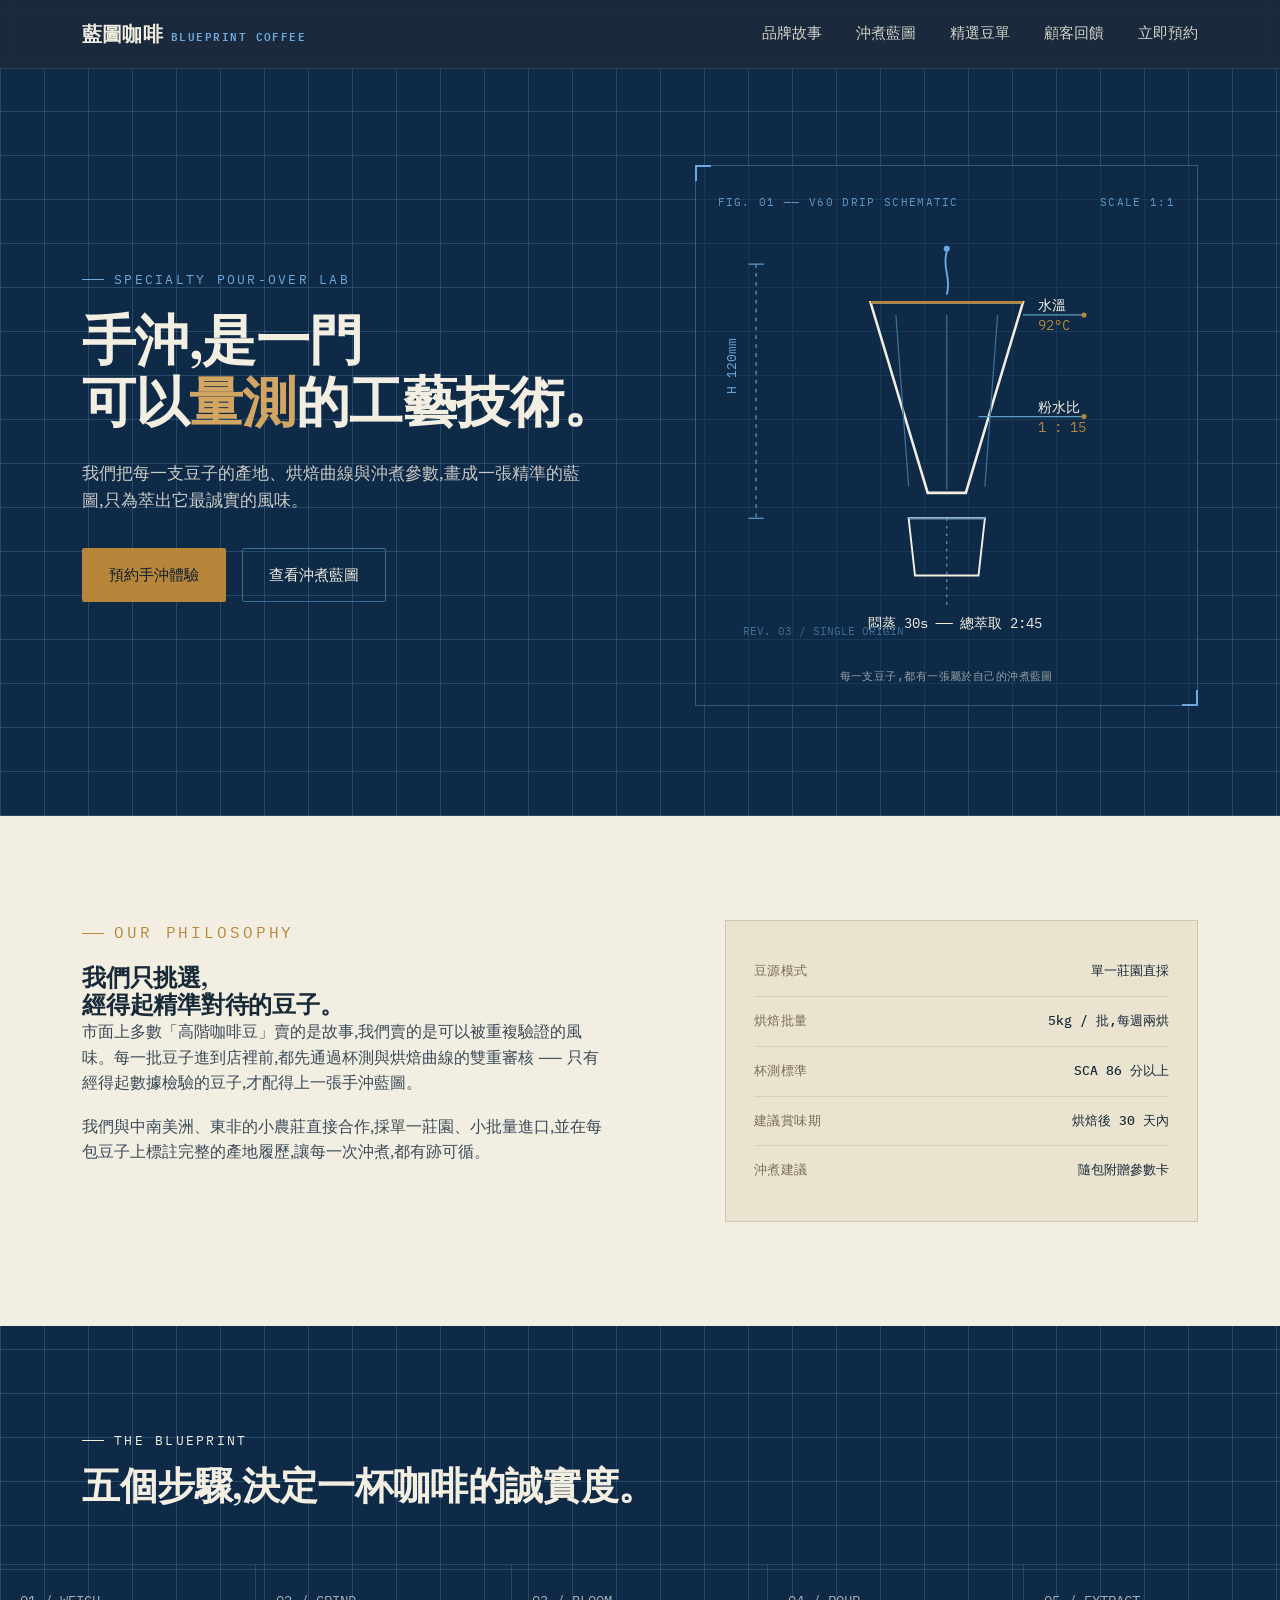
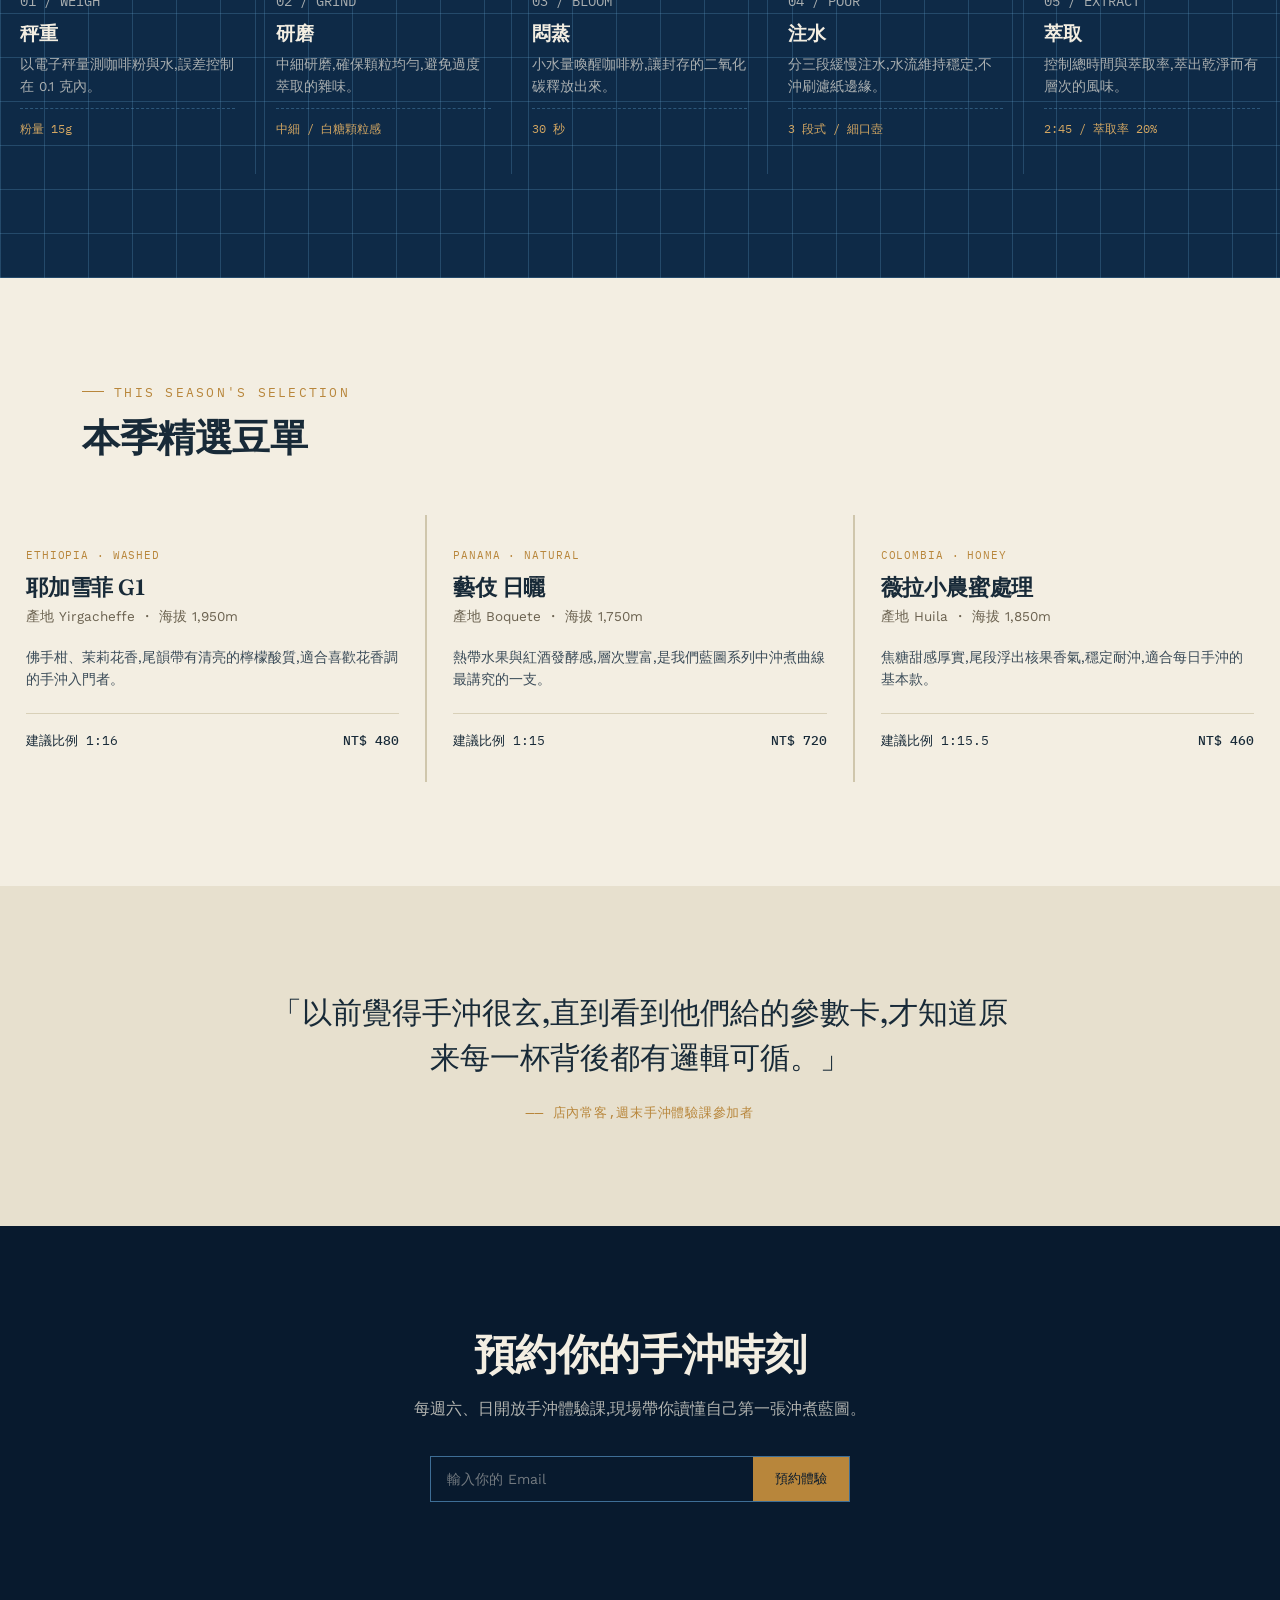
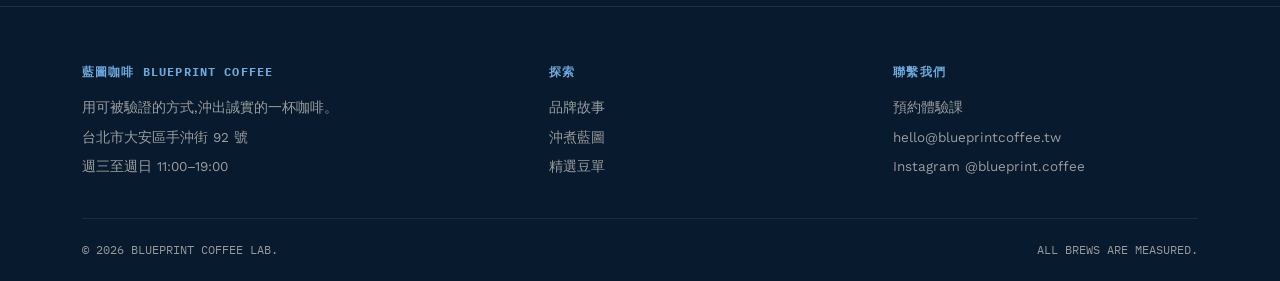
<file: week3/index.html>
<!DOCTYPE html>
<html lang="zh-Hant">
<head>
<meta charset="UTF-8">
<meta name="viewport" content="width=device-width, initial-scale=1.0">
<title>藍圖咖啡 Blueprint Coffee ── 精準手沖,誠實風味</title>
<link rel="preconnect" href="https://fonts.googleapis.com">
<link rel="preconnect" href="https://fonts.gstatic.com" crossorigin>
<link href="https://fonts.googleapis.com/css2?family=Fraunces:opsz,wght@9..144,400;9..144,500;9..144,600;9..144,700&family=Work+Sans:wght@300;400;500;600&family=IBM+Plex+Mono:wght@400;500&display=swap" rel="stylesheet">
<style>
  :root{
    --ink-black:#081A2E;
    --blueprint:#0E2A47;
    --blueprint-line:#3E6E96;
    --blueprint-line-soft:rgba(94,155,197,0.28);
    --paper:#F3EEE2;
    --paper-dim:#E7E0CE;
    --brass:#B8863B;
    --brass-light:#D2A662;
    --sky:#6FA8DC;
    --ink-on-paper:#182A38;
    --max-w:1180px;
  }

  *{margin:0;padding:0;box-sizing:border-box;}
  html{scroll-behavior:smooth;}
  body{
    font-family:'Work Sans', sans-serif;
    background:var(--paper);
    color:var(--ink-on-paper);
    line-height:1.6;
    -webkit-font-smoothing:antialiased;
  }
  a{color:inherit;text-decoration:none;}
  img,svg{display:block;max-width:100%;}
  .container{max-width:var(--max-w);margin:0 auto;padding:0 32px;}
  .eyebrow{
    font-family:'IBM Plex Mono', monospace;
    font-size:12.5px;
    letter-spacing:0.18em;
    text-transform:uppercase;
    display:flex;
    align-items:center;
    gap:10px;
  }
  .eyebrow::before{
    content:"";
    width:22px;height:1px;
    background:currentColor;
    display:inline-block;
  }
  h1,h2,h3{
    font-family:'Fraunces', serif;
    font-weight:600;
    line-height:1.15;
    letter-spacing:-0.01em;
  }
  .btn{
    display:inline-flex;
    align-items:center;
    gap:10px;
    padding:14px 26px;
    border-radius:2px;
    font-family:'Work Sans', sans-serif;
    font-size:15px;
    font-weight:500;
    border:1px solid transparent;
    cursor:pointer;
    transition:transform .25s ease, background .25s ease, border-color .25s ease, color .25s ease;
  }
  .btn:focus-visible{outline:2px solid var(--sky);outline-offset:3px;}
  .btn-primary{background:var(--brass);color:var(--ink-black);}
  .btn-primary:hover{background:var(--brass-light);transform:translateY(-1px);}
  .btn-ghost{border-color:var(--blueprint-line);color:var(--paper);}
  .btn-ghost:hover{border-color:var(--sky);color:var(--sky);}
  .btn-ghost.on-paper{border-color:var(--ink-on-paper);color:var(--ink-on-paper);}
  .btn-ghost.on-paper:hover{border-color:var(--brass);color:var(--brass);}

  /* ---------- NAV ---------- */
  header{
    position:sticky;top:0;z-index:50;
    background:rgba(8,26,46,0.92);
    backdrop-filter:blur(6px);
    border-bottom:1px solid rgba(94,155,197,0.2);
  }
  nav{
    max-width:var(--max-w);margin:0 auto;padding:18px 32px;
    display:flex;align-items:center;justify-content:space-between;
    color:var(--paper);
  }
  .logo{
    font-family:'Fraunces', serif;
    font-size:20px;font-weight:600;letter-spacing:0.01em;
    color:var(--paper);display:flex;align-items:baseline;gap:8px;
  }
  .logo span{
    font-family:'IBM Plex Mono', monospace;
    font-size:10.5px;letter-spacing:0.14em;color:var(--sky);
  }
  .nav-links{display:flex;gap:34px;font-size:14.5px;}
  .nav-links a{opacity:0.85;transition:opacity .2s;}
  .nav-links a:hover{opacity:1;color:var(--sky);}
  .nav-toggle{display:none;background:none;border:none;color:var(--paper);font-size:24px;cursor:pointer;}

  @media (max-width:860px){
    .nav-links{
      position:absolute;top:100%;left:0;right:0;
      background:var(--ink-black);
      flex-direction:column;gap:0;
      max-height:0;overflow:hidden;
      transition:max-height .3s ease;
    }
    .nav-links.open{max-height:320px;}
    .nav-links a{padding:16px 32px;border-top:1px solid rgba(94,155,197,0.15);}
    .nav-toggle{display:block;}
  }

  /* ---------- HERO ---------- */
  .hero{
    background:
      repeating-linear-gradient(0deg, var(--blueprint-line-soft) 0, var(--blueprint-line-soft) 1px, transparent 1px, transparent 44px),
      repeating-linear-gradient(90deg, var(--blueprint-line-soft) 0, var(--blueprint-line-soft) 1px, transparent 1px, transparent 44px),
      var(--blueprint);
    color:var(--paper);
    padding:96px 0 110px;
    position:relative;
    overflow:hidden;
  }
  .hero-grid{
    max-width:var(--max-w);margin:0 auto;padding:0 32px;
    display:grid;grid-template-columns:1.05fr 0.95fr;gap:56px;align-items:center;
  }
  .hero h1{font-size:clamp(34px,4.6vw,54px);margin:20px 0 26px;color:var(--paper);}
  .hero h1 em{font-style:normal;color:var(--brass-light);}
  .hero p.lede{font-size:17px;max-width:46ch;color:rgba(243,238,226,0.82);margin-bottom:34px;}
  .hero-cta{display:flex;gap:16px;flex-wrap:wrap;}
  .hero-eyebrow{color:var(--sky);margin-bottom:6px;}

  .blueprint-plate{
    position:relative;
    border:1px solid rgba(94,155,197,0.45);
    background:rgba(15,42,71,0.55);
    padding:28px 22px 20px;
  }
  .blueprint-plate::before,.blueprint-plate::after,
  .plate-corner-tl,.plate-corner-br{
    content:"";position:absolute;width:14px;height:14px;
    border-color:var(--sky);
  }
  .blueprint-plate::before{top:-1px;left:-1px;border-top:2px solid var(--sky);border-left:2px solid var(--sky);}
  .blueprint-plate::after{bottom:-1px;right:-1px;border-bottom:2px solid var(--sky);border-right:2px solid var(--sky);}
  .plate-label{
    font-family:'IBM Plex Mono', monospace;font-size:11px;letter-spacing:0.12em;
    color:var(--sky);display:flex;justify-content:space-between;margin-bottom:14px;opacity:0.85;
  }
  .plate-caption{
    font-family:'IBM Plex Mono', monospace;font-size:11px;color:rgba(243,238,226,0.6);
    text-align:center;margin-top:10px;letter-spacing:0.04em;
  }

  @media (max-width:900px){
    .hero-grid{grid-template-columns:1fr;}
    .hero{padding:64px 0 76px;}
  }

  /* ---------- SECTION SHARED ---------- */
  section{padding:104px 0;}
  .section-head{max-width:640px;margin-bottom:56px;}
  .section-head h2{font-size:clamp(26px,3.2vw,38px);margin-top:14px;}
  .on-dark{background:var(--ink-black);color:var(--paper);}
  .on-dark .eyebrow{color:var(--sky);}
  .on-paper .eyebrow{color:var(--brass);}

  /* ---------- ABOUT / SPEC SHEET ---------- */
  .about-grid{display:grid;grid-template-columns:1.1fr 0.9fr;gap:64px;align-items:start;}
  .about-grid p{font-size:16px;color:#3a4b58;max-width:52ch;margin-bottom:18px;}
  .spec-sheet{border:1px solid #cfc6ac;background:#EAE3D0;padding:26px 28px;}
  .spec-row{
    display:flex;justify-content:space-between;gap:20px;
    padding:14px 0;border-bottom:1px solid #d8d0b8;
    font-family:'IBM Plex Mono', monospace;font-size:13px;
  }
  .spec-row:last-child{border-bottom:none;}
  .spec-row dt{color:#7a6f52;letter-spacing:0.04em;}
  .spec-row dd{font-weight:500;color:var(--ink-on-paper);text-align:right;}

  @media (max-width:860px){ .about-grid{grid-template-columns:1fr;} }

  /* ---------- PROCESS BLUEPRINT ---------- */
  .process{
    background:
      repeating-linear-gradient(0deg, var(--blueprint-line-soft) 0, var(--blueprint-line-soft) 1px, transparent 1px, transparent 44px),
      repeating-linear-gradient(90deg, var(--blueprint-line-soft) 0, var(--blueprint-line-soft) 1px, transparent 1px, transparent 44px),
      var(--blueprint);
    color:var(--paper);
  }
  .steps{
    display:grid;grid-template-columns:repeat(5,1fr);gap:0;
    border-top:1px solid var(--blueprint-line-soft);
  }
  .step{
    padding:26px 20px;border-right:1px solid var(--blueprint-line-soft);position:relative;
  }
  .step:last-child{border-right:none;}
  .step-index{font-family:'IBM Plex Mono', monospace;font-size:12px;color:var(--sky);margin-bottom:14px;}
  .step h3{font-size:19px;color:var(--paper);margin-bottom:10px;font-weight:600;}
  .step p{font-size:13.5px;color:rgba(243,238,226,0.68);margin-bottom:10px;}
  .step .metric{
    font-family:'IBM Plex Mono', monospace;font-size:12px;color:var(--brass-light);
    border-top:1px dashed rgba(94,155,197,0.4);padding-top:10px;
  }
  @media (max-width:960px){
    .steps{grid-template-columns:1fr 1fr;}
    .step{border-right:1px solid var(--blueprint-line-soft);border-bottom:1px solid var(--blueprint-line-soft);}
    .step:nth-child(2n){border-right:none;}
  }
  @media (max-width:560px){
    .steps{grid-template-columns:1fr;}
    .step{border-right:none;}
  }

  /* ---------- BEANS ---------- */
  .bean-grid{display:grid;grid-template-columns:repeat(3,1fr);gap:2px;background:#cfc6ac;}
  .bean-card{
    background:var(--paper);padding:32px 26px;position:relative;
    display:flex;flex-direction:column;height:100%;
  }
  .bean-tag{
    font-family:'IBM Plex Mono', monospace;font-size:11px;color:var(--brass);
    letter-spacing:0.08em;margin-bottom:10px;
  }
  .bean-card h3{font-size:22px;margin-bottom:6px;}
  .bean-origin{font-size:13.5px;color:#6b6250;margin-bottom:18px;}
  .bean-notes{font-size:14px;color:#3a4b58;margin-bottom:22px;flex-grow:1;}
  .bean-meta{
    display:flex;justify-content:space-between;align-items:center;
    border-top:1px solid #d8d0b8;padding-top:16px;
    font-family:'IBM Plex Mono', monospace;font-size:12.5px;
  }
  .bean-price{color:var(--ink-on-paper);font-weight:500;}
  @media (max-width:900px){ .bean-grid{grid-template-columns:1fr 1fr;} }
  @media (max-width:600px){ .bean-grid{grid-template-columns:1fr;} }

  /* ---------- QUOTE ---------- */
  .quote-section{background:var(--paper-dim);}
  .quote-wrap{max-width:760px;margin:0 auto;text-align:center;}
  blockquote{
    font-family:'Fraunces', serif;font-size:clamp(22px,2.6vw,30px);
    font-weight:500;line-height:1.5;color:var(--ink-on-paper);margin-bottom:22px;
  }
  .quote-attr{font-family:'IBM Plex Mono', monospace;font-size:12.5px;color:var(--brass);letter-spacing:0.06em;}

  /* ---------- CTA / FOOTER ---------- */
  .cta-section{background:var(--ink-black);color:var(--paper);text-align:center;}
  .cta-section h2{font-size:clamp(28px,3.6vw,42px);margin-bottom:18px;}
  .cta-section p{color:rgba(243,238,226,0.72);max-width:48ch;margin:0 auto 34px;}
  .cta-form{
    display:flex;max-width:420px;margin:0 auto;gap:0;border:1px solid var(--blueprint-line);
  }
  .cta-form input{
    flex:1;background:transparent;border:none;padding:14px 16px;
    color:var(--paper);font-family:'Work Sans', sans-serif;font-size:14px;
  }
  .cta-form input::placeholder{color:rgba(243,238,226,0.45);}
  .cta-form input:focus{outline:none;}
  .cta-form button{
    background:var(--brass);color:var(--ink-black);border:none;
    padding:0 22px;font-weight:500;cursor:pointer;font-family:'Work Sans', sans-serif;
    transition:background .2s;
  }
  .cta-form button:hover{background:var(--brass-light);}

  footer{background:var(--ink-black);border-top:1px solid rgba(94,155,197,0.18);color:rgba(243,238,226,0.6);}
  .footer-grid{
    display:grid;grid-template-columns:1.4fr 1fr 1fr;gap:40px;padding:56px 0 32px;
    font-size:13.5px;
  }
  .footer-grid h4{
    font-family:'IBM Plex Mono', monospace;font-size:11.5px;letter-spacing:0.1em;
    color:var(--sky);margin-bottom:16px;text-transform:uppercase;
  }
  .footer-grid p, .footer-grid a{display:block;margin-bottom:8px;color:rgba(243,238,226,0.62);}
  .footer-grid a:hover{color:var(--paper);}
  .footer-bottom{
    border-top:1px solid rgba(94,155,197,0.15);padding:22px 0;
    font-family:'IBM Plex Mono', monospace;font-size:11.5px;
    display:flex;justify-content:space-between;flex-wrap:wrap;gap:10px;
  }
  @media (max-width:700px){ .footer-grid{grid-template-columns:1fr;} }

  /* ---------- REVEAL ---------- */
  .reveal{opacity:0;transform:translateY(18px);transition:opacity .7s ease, transform .7s ease;}
  .reveal.in{opacity:1;transform:translateY(0);}
  @media (prefers-reduced-motion: reduce){
    .reveal{opacity:1;transform:none;transition:none;}
    html{scroll-behavior:auto;}
  }
</style>
</head>
<body>

<header>
  <nav>
    <a href="#top" class="logo">藍圖咖啡<span>BLUEPRINT COFFEE</span></a>
    <button class="nav-toggle" id="navToggle" aria-label="開啟選單" aria-expanded="false">☰</button>
    <div class="nav-links" id="navLinks">
      <a href="#about">品牌故事</a>
      <a href="#process">沖煮藍圖</a>
      <a href="#beans">精選豆單</a>
      <a href="#quote">顧客回饋</a>
      <a href="#cta">立即預約</a>
    </div>
  </nav>
</header>

<section class="hero" id="top">
  <div class="hero-grid">
    <div>
      <p class="eyebrow hero-eyebrow">SPECIALTY POUR-OVER LAB</p>
      <h1>手沖,是一門<br>可以<em>量測</em>的工藝技術。</h1>
      <p class="lede">我們把每一支豆子的產地、烘焙曲線與沖煮參數,畫成一張精準的藍圖,只為萃出它最誠實的風味。</p>
      <div class="hero-cta">
        <a href="#cta" class="btn btn-primary">預約手沖體驗</a>
        <a href="#process" class="btn btn-ghost">查看沖煮藍圖</a>
      </div>
    </div>

    <div class="blueprint-plate reveal">
      <div class="plate-label"><span>FIG. 01 ── V60 DRIP SCHEMATIC</span><span>SCALE 1:1</span></div>
      <svg viewBox="0 0 360 340" xmlns="http://www.w3.org/2000/svg" role="img" aria-label="V60 手沖濾杯示意圖,標註水溫、粉水比、悶蒸與總萃取時間">
        <!-- dimension lines -->
        <line x1="30" y1="30" x2="30" y2="230" stroke="#5E9BC5" stroke-width="1" stroke-dasharray="3 4"/>
        <line x1="24" y1="30" x2="36" y2="30" stroke="#5E9BC5" stroke-width="1"/>
        <line x1="24" y1="230" x2="36" y2="230" stroke="#5E9BC5" stroke-width="1"/>
        <text x="14" y="132" fill="#6FA8DC" font-size="10" font-family="IBM Plex Mono, monospace" transform="rotate(-90 14 132)">H 120mm</text>

        <!-- dripper cone -->
        <path d="M120 60 L240 60 L195 210 L165 210 Z" fill="none" stroke="#F3EEE2" stroke-width="2"/>
        <path d="M120 60 L240 60" stroke="#B8863B" stroke-width="2"/>
        <!-- ribs -->
        <line x1="140" y1="70" x2="150" y2="205" stroke="#3E6E96" stroke-width="1"/>
        <line x1="180" y1="70" x2="180" y2="207" stroke="#3E6E96" stroke-width="1"/>
        <line x1="220" y1="70" x2="210" y2="205" stroke="#3E6E96" stroke-width="1"/>

        <!-- server -->
        <path d="M150 230 L210 230 L205 275 L155 275 Z" fill="none" stroke="#F3EEE2" stroke-width="1.5"/>
        <line x1="150" y1="230" x2="210" y2="230" stroke="#5E9BC5" stroke-width="1"/>

        <!-- pour line + droplets -->
        <path d="M180 20 C176 34, 184 40, 180 54" stroke="#6FA8DC" stroke-width="1.5" fill="none"/>
        <circle cx="180" cy="18" r="2.4" fill="#6FA8DC"/>

        <!-- annotation callouts -->
        <line x1="240" y1="70" x2="288" y2="70" stroke="#5E9BC5" stroke-width="1"/>
        <circle cx="288" cy="70" r="2" fill="#B8863B"/>
        <text x="252" y="66" fill="#F3EEE2" font-size="11" font-family="IBM Plex Mono, monospace">水溫</text>
        <text x="252" y="82" fill="#B8863B" font-size="11" font-family="IBM Plex Mono, monospace">92°C</text>

        <line x1="205" y1="150" x2="288" y2="150" stroke="#5E9BC5" stroke-width="1"/>
        <circle cx="288" cy="150" r="2" fill="#B8863B"/>
        <text x="252" y="146" fill="#F3EEE2" font-size="11" font-family="IBM Plex Mono, monospace">粉水比</text>
        <text x="252" y="162" fill="#B8863B" font-size="11" font-family="IBM Plex Mono, monospace">1 : 15</text>

        <line x1="180" y1="230" x2="180" y2="300" stroke="#5E9BC5" stroke-width="1" stroke-dasharray="2 4"/>
        <text x="118" y="316" fill="#F3EEE2" font-size="11" font-family="IBM Plex Mono, monospace">悶蒸 30s ── 總萃取 2:45</text>

        <!-- corner tick -->
        <text x="20" y="322" fill="#3E6E96" font-size="9" font-family="IBM Plex Mono, monospace">REV. 03 / SINGLE ORIGIN</text>
      </svg>
      <p class="plate-caption">每一支豆子,都有一張屬於自己的沖煮藍圖</p>
    </div>
  </div>
</section>

<section class="on-paper" id="about">
  <div class="container">
    <div class="about-grid">
      <div class="reveal">
        <p class="eyebrow">OUR PHILOSOPHY</p>
        <h2>我們只挑選,<br>經得起精準對待的豆子。</h2>
        <p>市面上多數「高階咖啡豆」賣的是故事,我們賣的是可以被重複驗證的風味。每一批豆子進到店裡前,都先通過杯測與烘焙曲線的雙重審核 ── 只有經得起數據檢驗的豆子,才配得上一張手沖藍圖。</p>
        <p>我們與中南美洲、東非的小農莊直接合作,採單一莊園、小批量進口,並在每包豆子上標註完整的產地履歷,讓每一次沖煮,都有跡可循。</p>
      </div>
      <dl class="spec-sheet reveal">
        <div class="spec-row"><dt>豆源模式</dt><dd>單一莊園直採</dd></div>
        <div class="spec-row"><dt>烘焙批量</dt><dd>5kg / 批,每週兩烘</dd></div>
        <div class="spec-row"><dt>杯測標準</dt><dd>SCA 86 分以上</dd></div>
        <div class="spec-row"><dt>建議賞味期</dt><dd>烘焙後 30 天內</dd></div>
        <div class="spec-row"><dt>沖煮建議</dt><dd>隨包附贈參數卡</dd></div>
      </dl>
    </div>
  </div>
</section>

<section class="process" id="process">
  <div class="container">
    <div class="section-head reveal">
      <p class="eyebrow">THE BLUEPRINT</p>
      <h2>五個步驟,決定一杯咖啡的誠實度。</h2>
    </div>
  </div>
  <div class="steps reveal">
    <div class="step">
      <p class="step-index">01 / WEIGH</p>
      <h3>秤重</h3>
      <p>以電子秤量測咖啡粉與水,誤差控制在 0.1 克內。</p>
      <p class="metric">粉量 15g</p>
    </div>
    <div class="step">
      <p class="step-index">02 / GRIND</p>
      <h3>研磨</h3>
      <p>中細研磨,確保顆粒均勻,避免過度萃取的雜味。</p>
      <p class="metric">中細 / 白糖顆粒感</p>
    </div>
    <div class="step">
      <p class="step-index">03 / BLOOM</p>
      <h3>悶蒸</h3>
      <p>小水量喚醒咖啡粉,讓封存的二氧化碳釋放出來。</p>
      <p class="metric">30 秒</p>
    </div>
    <div class="step">
      <p class="step-index">04 / POUR</p>
      <h3>注水</h3>
      <p>分三段緩慢注水,水流維持穩定,不沖刷濾紙邊緣。</p>
      <p class="metric">3 段式 / 細口壺</p>
    </div>
    <div class="step">
      <p class="step-index">05 / EXTRACT</p>
      <h3>萃取</h3>
      <p>控制總時間與萃取率,萃出乾淨而有層次的風味。</p>
      <p class="metric">2:45 / 萃取率 20%</p>
    </div>
  </div>
</section>

<section class="on-paper" id="beans">
  <div class="container">
    <div class="section-head reveal">
      <p class="eyebrow">THIS SEASON'S SELECTION</p>
      <h2>本季精選豆單</h2>
    </div>
  </div>
  <div class="bean-grid reveal">
    <div class="bean-card">
      <p class="bean-tag">ETHIOPIA · WASHED</p>
      <h3>耶加雪菲 G1</h3>
      <p class="bean-origin">產地 Yirgacheffe ・ 海拔 1,950m</p>
      <p class="bean-notes">佛手柑、茉莉花香,尾韻帶有清亮的檸檬酸質,適合喜歡花香調的手沖入門者。</p>
      <div class="bean-meta"><span>建議比例 1:16</span><span class="bean-price">NT$ 480</span></div>
    </div>
    <div class="bean-card">
      <p class="bean-tag">PANAMA · NATURAL</p>
      <h3>藝伎 日曬</h3>
      <p class="bean-origin">產地 Boquete ・ 海拔 1,750m</p>
      <p class="bean-notes">熱帶水果與紅酒發酵感,層次豐富,是我們藍圖系列中沖煮曲線最講究的一支。</p>
      <div class="bean-meta"><span>建議比例 1:15</span><span class="bean-price">NT$ 720</span></div>
    </div>
    <div class="bean-card">
      <p class="bean-tag">COLOMBIA · HONEY</p>
      <h3>薇拉小農蜜處理</h3>
      <p class="bean-origin">產地 Huila ・ 海拔 1,850m</p>
      <p class="bean-notes">焦糖甜感厚實,尾段浮出核果香氣,穩定耐沖,適合每日手沖的基本款。</p>
      <div class="bean-meta"><span>建議比例 1:15.5</span><span class="bean-price">NT$ 460</span></div>
    </div>
  </div>
</section>

<section class="quote-section" id="quote">
  <div class="container">
    <div class="quote-wrap reveal">
      <blockquote>「以前覺得手沖很玄,直到看到他們給的參數卡,才知道原来每一杯背後都有邏輯可循。」</blockquote>
      <p class="quote-attr">── 店內常客,週末手沖體驗課參加者</p>
    </div>
  </div>
</section>

<section class="cta-section" id="cta">
  <div class="container">
    <h2 class="reveal">預約你的手沖時刻</h2>
    <p class="reveal">每週六、日開放手沖體驗課,現場帶你讀懂自己第一張沖煮藍圖。</p>
    <form class="cta-form reveal" onsubmit="event.preventDefault(); this.querySelector('button').textContent='已收到,我們會盡快聯繫';">
      <input type="email" placeholder="輸入你的 Email" required aria-label="Email">
      <button type="submit">預約體驗</button>
    </form>
  </div>
</section>

<footer>
  <div class="container">
    <div class="footer-grid">
      <div>
        <h4>藍圖咖啡 BLUEPRINT COFFEE</h4>
        <p>用可被驗證的方式,沖出誠實的一杯咖啡。</p>
        <p>台北市大安區手沖街 92 號</p>
        <p>週三至週日 11:00–19:00</p>
      </div>
      <div>
        <h4>探索</h4>
        <a href="#about">品牌故事</a>
        <a href="#process">沖煮藍圖</a>
        <a href="#beans">精選豆單</a>
      </div>
      <div>
        <h4>聯繫我們</h4>
        <a href="#cta">預約體驗課</a>
        <a href="mailto:hello@blueprintcoffee.tw">hello@blueprintcoffee.tw</a>
        <a href="#top">Instagram @blueprint.coffee</a>
      </div>
    </div>
    <div class="footer-bottom">
      <span>© 2026 BLUEPRINT COFFEE LAB.</span>
      <span>ALL BREWS ARE MEASURED.</span>
    </div>
  </div>
</footer>

<script>
  // mobile nav toggle
  const navToggle = document.getElementById('navToggle');
  const navLinks = document.getElementById('navLinks');
  navToggle.addEventListener('click', () => {
    const isOpen = navLinks.classList.toggle('open');
    navToggle.setAttribute('aria-expanded', isOpen);
  });
  navLinks.querySelectorAll('a').forEach(a => a.addEventListener('click', () => {
    navLinks.classList.remove('open');
    navToggle.setAttribute('aria-expanded', 'false');
  }));

  // scroll reveal
  const prefersReduced = window.matchMedia('(prefers-reduced-motion: reduce)').matches;
  if (!prefersReduced && 'IntersectionObserver' in window) {
    const io = new IntersectionObserver((entries) => {
      entries.forEach(entry => {
        if (entry.isIntersecting) {
          entry.target.classList.add('in');
          io.unobserve(entry.target);
        }
      });
    }, { threshold: 0.15 });
    document.querySelectorAll('.reveal').forEach(el => io.observe(el));
  } else {
    document.querySelectorAll('.reveal').forEach(el => el.classList.add('in'));
  }
</script>

</body>
</html>
</file>
<file: pages/assets/css/site.css>
:root{--orange:#ed762d;--deep:#c55320;--ink:#342f2b;--muted:#77716b;--cream:#fffaf5;--pale:#fff0e5;--line:#eadfd5;font-family:"Noto Sans TC","PingFang TC","Microsoft JhengHei",sans-serif}*{box-sizing:border-box}body{margin:0;color:var(--ink);font-size:16px;line-height:1.75}a{color:inherit}.container{width:min(1100px,calc(100% - 44px));margin:auto}.site-header{background:white;box-shadow:0 1px #ddd;position:relative;z-index:5}.nav-wrap,.footer-main{min-height:78px;display:flex;align-items:center;justify-content:space-between}.brand{text-decoration:none;display:flex;gap:10px;align-items:center;font-weight:800;font-size:20px}.brand small{display:block;font-size:9px;color:#998b7e;letter-spacing:.15em}.brand-mark{display:grid;place-items:center;width:42px;height:42px;border-radius:50% 50% 50% 12%;background:var(--orange);color:#fff}.site-nav,.footer-main nav{display:flex;gap:34px}.site-nav a,.footer-main nav a{text-decoration:none;font-size:14px}.site-nav a:hover,.site-nav [aria-current=page],.footer-main [aria-current=page]{color:var(--deep)}.toggle{display:none}.skip-link{position:absolute;left:-999px}.skip-link:focus{left:8px;top:8px;z-index:8;background:#222;color:#fff;padding:8px}.hero,.page-hero{background:var(--cream);padding:62px 0}.hero-grid,.story-grid,.contact-grid{display:grid;grid-template-columns:1fr 1fr;gap:56px;align-items:center}.eyebrow{color:var(--deep);font-size:11px;letter-spacing:.18em;font-weight:800}.hero h1,.page-hero h1{font-size:clamp(40px,5vw,64px);line-height:1.25;letter-spacing:-.04em;margin:14px 0}.lead{color:var(--muted);font-size:17px}.button{display:inline-block;padding:9px 20px;border:1px solid #d9cbbd;text-decoration:none;margin:8px 8px 0 0;font-weight:700}.primary{background:var(--orange);border-color:var(--orange);color:white}.dark{background:var(--ink);color:white}.hero-art,.story-art{height:360px;position:relative;overflow:hidden;background:#f4bd79;border-radius:48% 48% 4px 4px}.sun{position:absolute;right:35px;top:30px;width:230px;height:230px;border-radius:50%;background:#ffdf9a}.orange{position:absolute;z-index:1;right:100px;top:108px;width:150px;height:150px;border-radius:50%;background:radial-gradient(circle at 32% 30%,#ffc94f,#ec7620 65%,#c7511c)}.orange.small{width:90px;height:90px;right:218px;top:210px;background:#ee9833}.leaf{position:absolute;z-index:2;right:202px;top:92px;width:72px;height:30px;border-radius:100% 0;background:#667c4b;transform:rotate(25deg)}.cake{position:absolute;right:28px;bottom:28px;width:145px;height:70px;background:repeating-linear-gradient(to bottom,#fff0d1 0 20px,#e89a4b 20px 29px);clip-path:polygon(0 10%,100% 0,100% 75%,0 100%)}.section{padding:78px 0}.center{text-align:center}.narrow{max-width:760px;margin:auto}.section-soft{background:var(--cream)}.cards{display:grid;grid-template-columns:repeat(3,1fr);gap:18px;margin-top:28px}.cards article{padding:24px;background:white;border:1px solid #efe5dc}.cards article>span{color:var(--deep);font-size:12px}.cards h3{margin:10px 0 4px}.cards p,.section p{color:var(--muted)}.cta{background:#f3b66c;padding:38px 0}.cta .container{display:flex;justify-content:space-between;align-items:center}.cta h2{margin:0}.page-hero{padding:50px 0}.page-hero .lead{max-width:620px}.story-art{border-radius:5px 46% 5px 5px}.contact-grid{align-items:start}.contact-card{padding:10px 30px;border:1px solid var(--line);box-shadow:0 14px 40px #55361b12}.contact-card>div{padding:18px 0;border-bottom:1px solid var(--line)}.contact-card h3{font-size:14px;margin:0 0 3px}.contact-card a,.contact-card p{text-decoration:none;color:#625b55;margin:0;font-size:14px}.contact-card small{display:block;color:#877d74;padding:14px 0}.site-footer{background:#302d29;color:white}.footer-main{padding:27px 0}.brand-footer small{color:#c9c0b7;letter-spacing:0;font-weight:400}.copyright{border-top:1px solid #ffffff30;padding:12px 0 17px;color:#c9c2bb;font-size:11px}@media(max-width:740px){.container{width:calc(100% - 34px)}.nav-wrap{min-height:68px}.brand{font-size:18px}.brand-mark{width:38px;height:38px}.toggle{display:flex;width:44px;height:44px;flex-direction:column;justify-content:center;align-items:center;gap:5px;border:0;background:transparent}.toggle i{width:22px;height:2px;background:var(--ink)}.site-nav{display:none;position:absolute;top:68px;left:0;right:0;background:#fff;flex-direction:column;align-items:center;gap:0;padding:12px 20px 18px;box-shadow:0 12px 18px #322e2915}.site-nav.is-open{display:flex}.site-nav a{padding:10px}.hero-grid,.story-grid,.contact-grid{grid-template-columns:1fr;gap:28px}.hero{padding:45px 0}.hero-art,.story-art{height:290px}.section{padding:55px 0}.cards{grid-template-columns:1fr}.cta .container{align-items:flex-start;gap:16px;flex-direction:column}.footer-main{align-items:flex-start;gap:20px;flex-direction:column}.footer-main nav{gap:20px;flex-wrap:wrap}}@media(prefers-reduced-motion:reduce){html{scroll-behavior:auto}}
</file>
